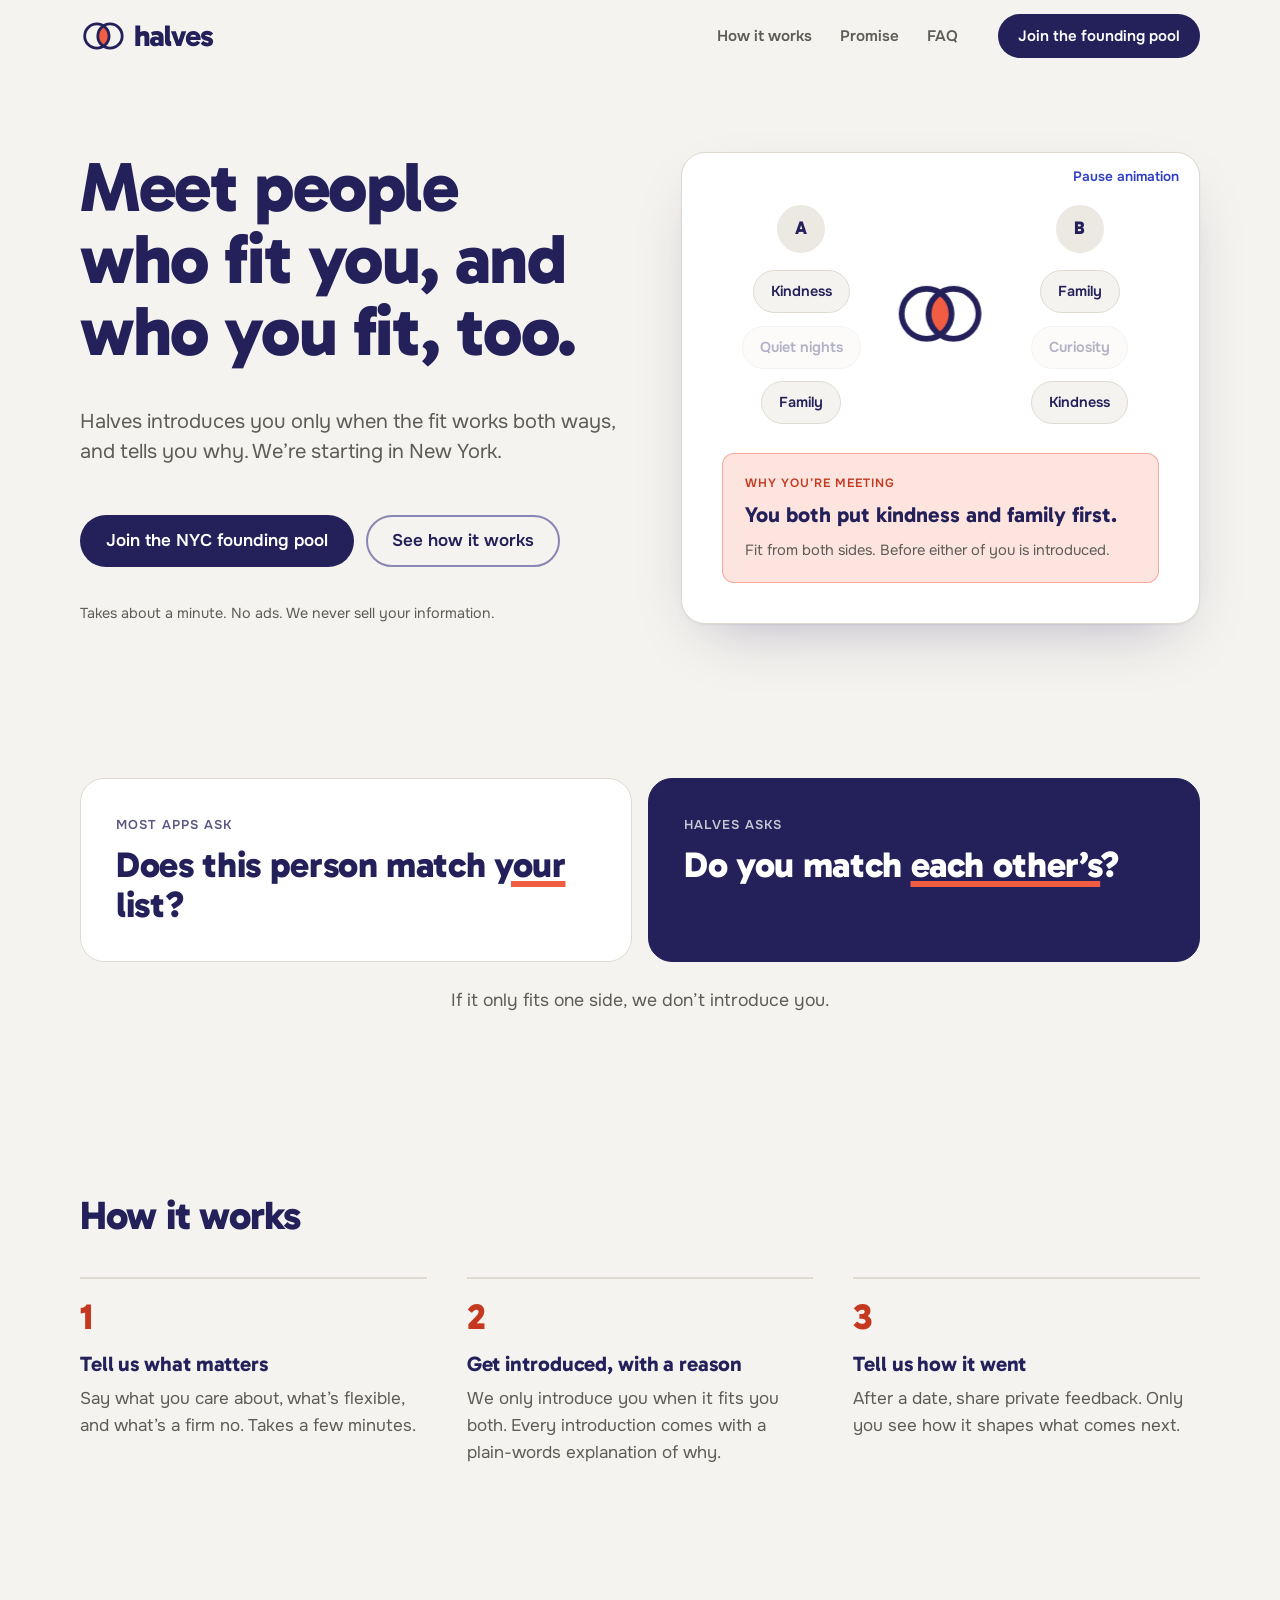
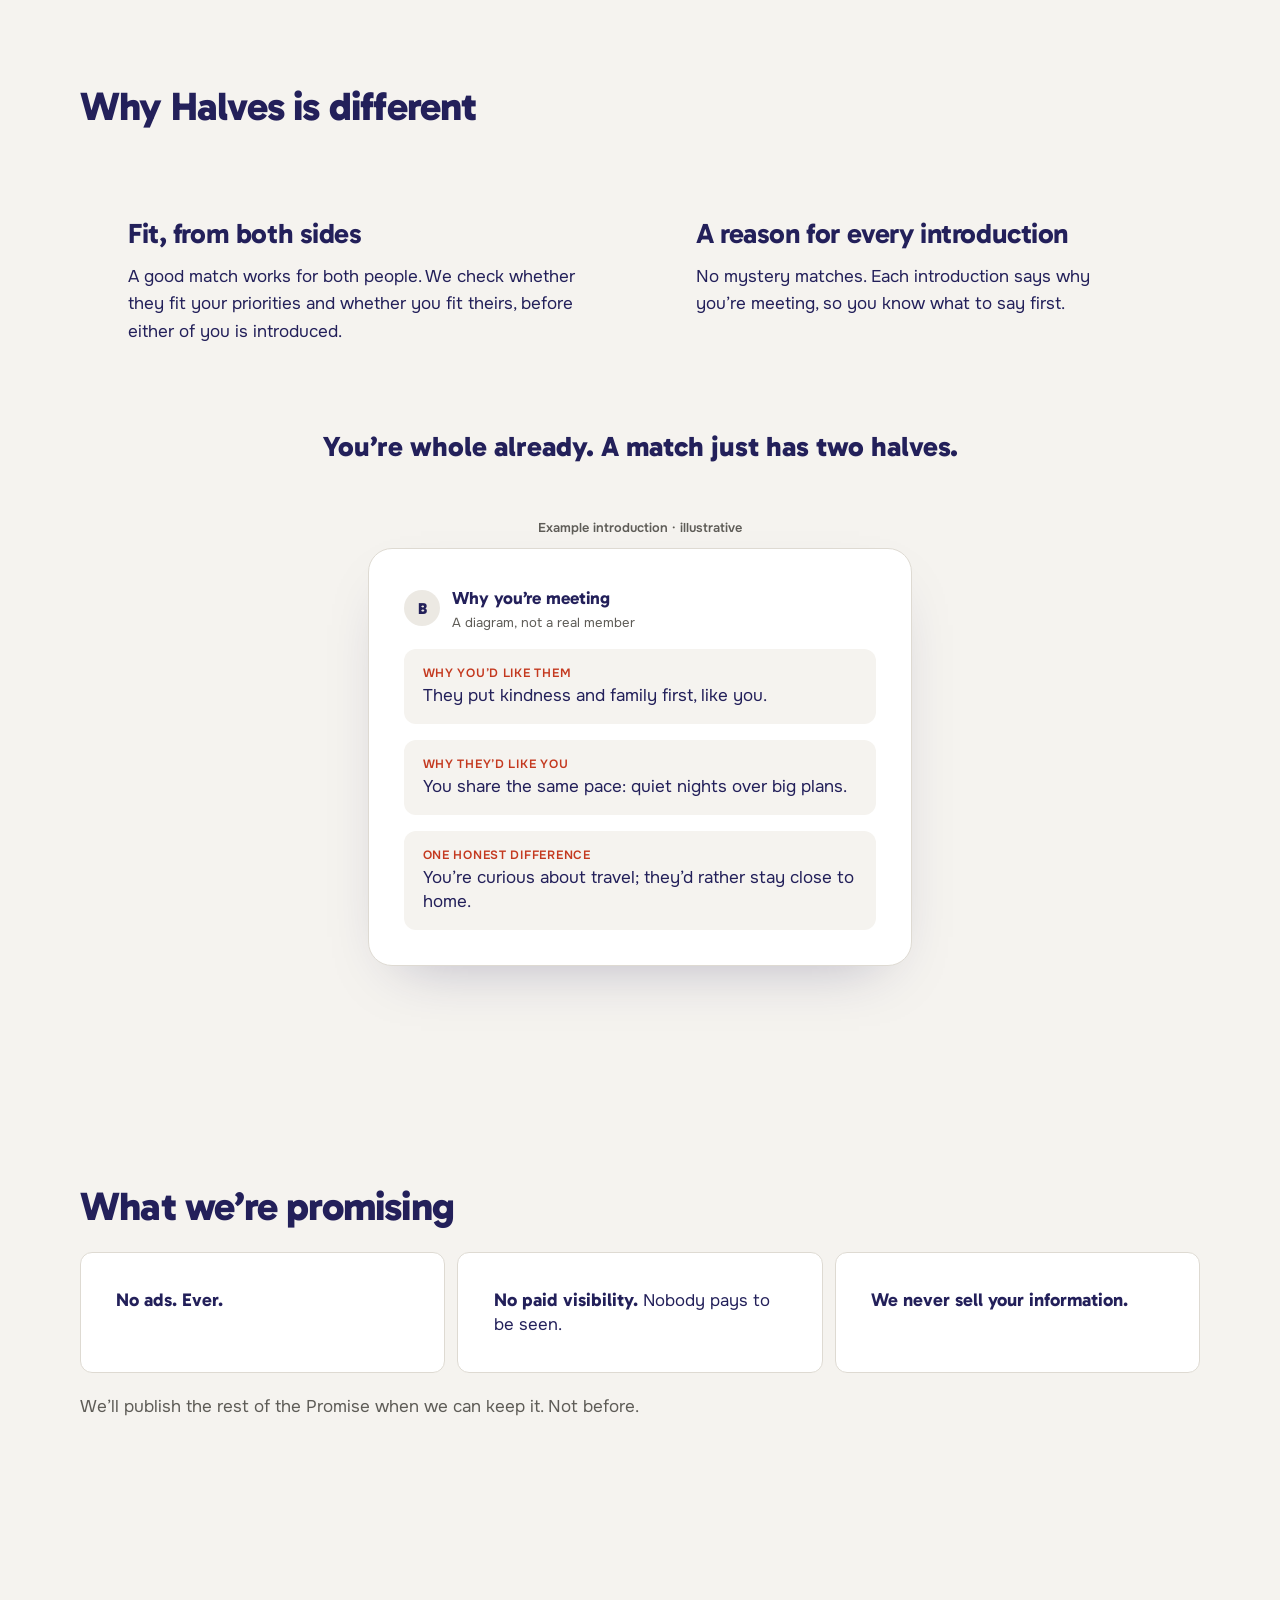
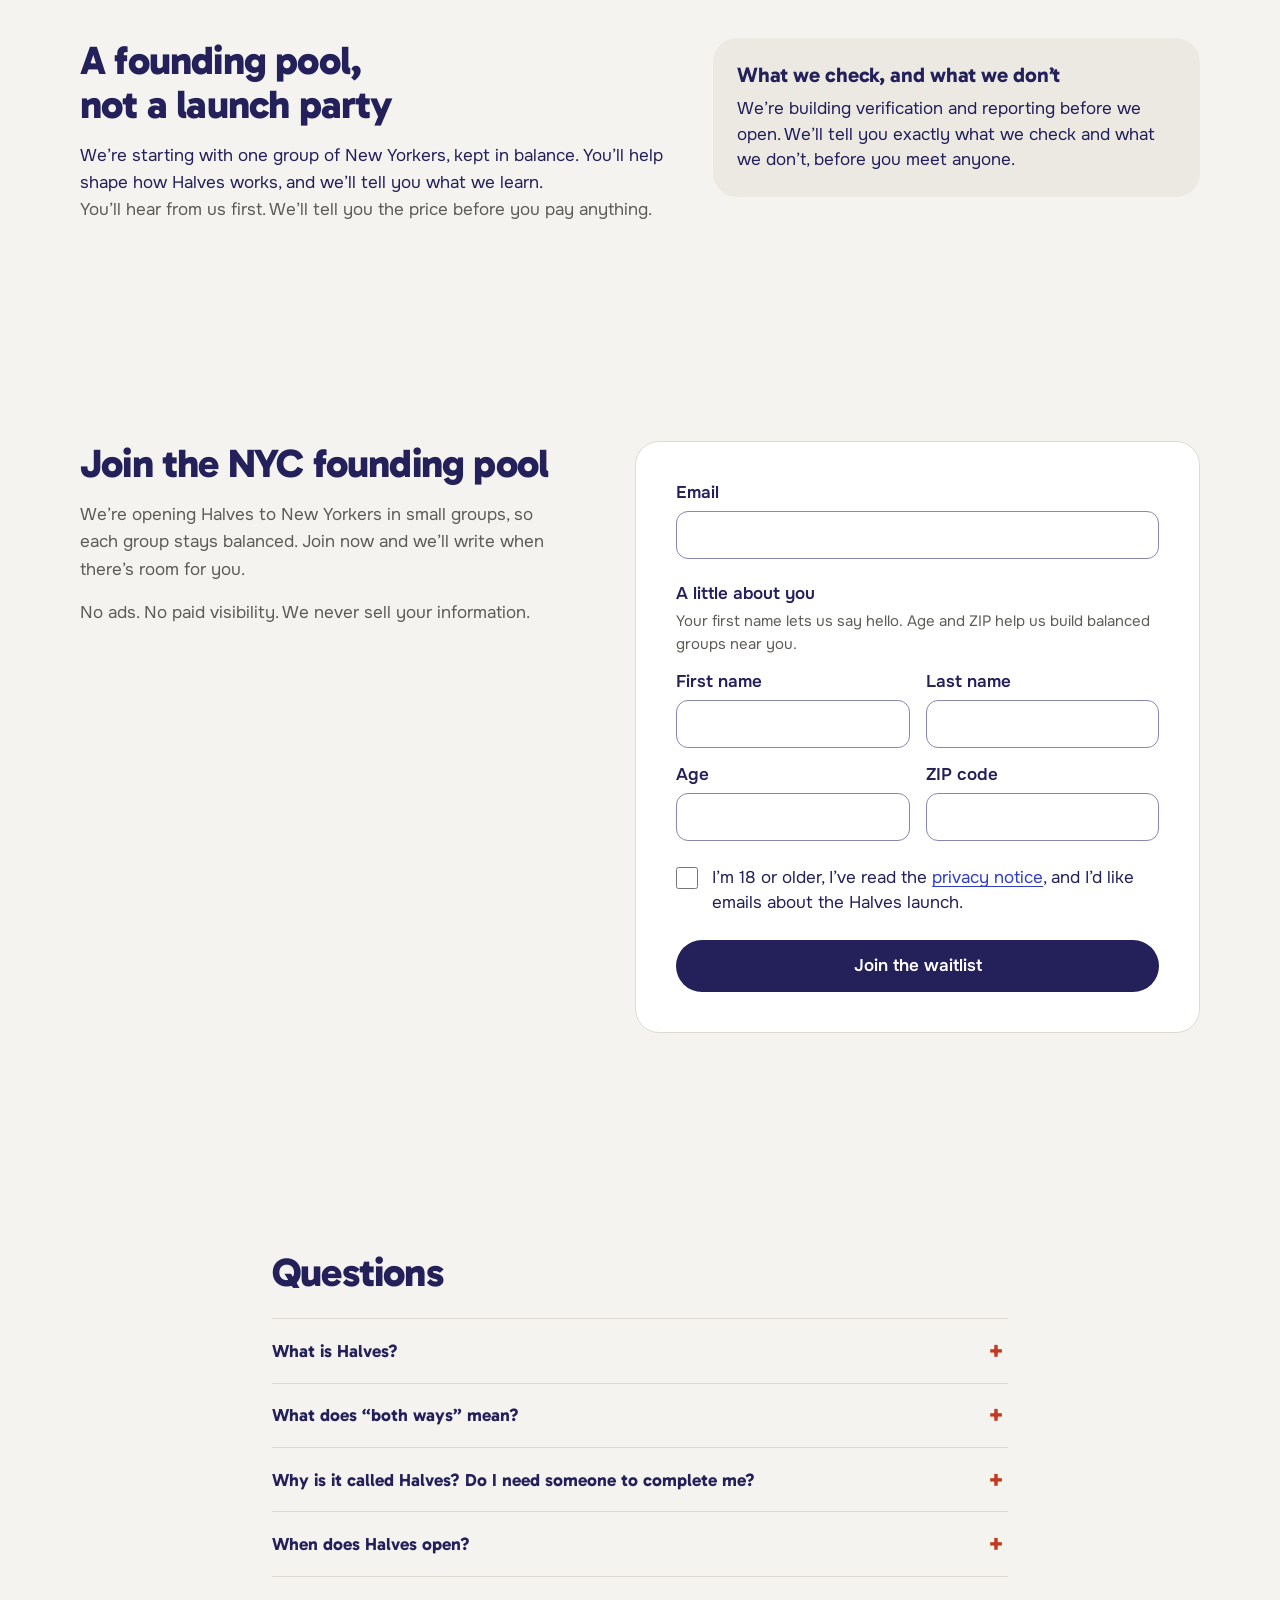
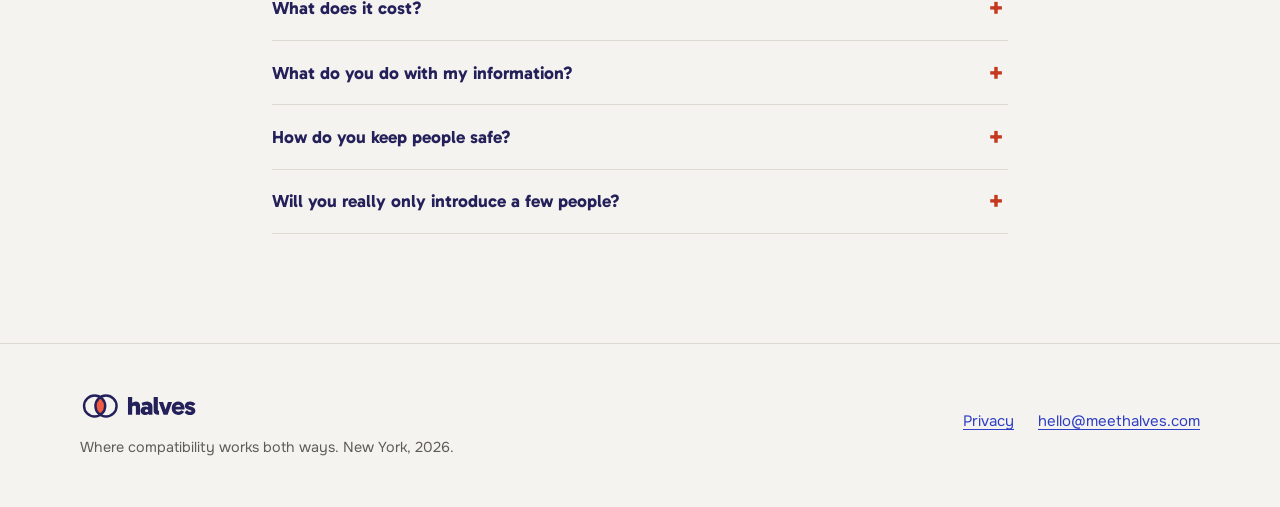
<file: index.html>
<!doctype html>
<html lang="en">
<head>
  <meta charset="utf-8">
  <meta name="viewport" content="width=device-width, initial-scale=1">
  <title>Halves: where compatibility works both ways</title>
  <meta name="description" content="Halves introduces New Yorkers only when the fit works both ways, with a reason for each. Join the NYC founding pool.">
  <meta name="robots" content="noindex">
  <meta name="theme-color" content="#F3F1FB" media="(prefers-color-scheme: light)">
  <meta name="theme-color" content="#15133A" media="(prefers-color-scheme: dark)">
  <meta property="og:type" content="website">
  <meta property="og:title" content="Halves: where compatibility works both ways">
  <meta property="og:description" content="A few introductions, each with a reason. No ads. No paid visibility. We never sell your information.">
  <meta name="twitter:card" content="summary_large_image">
  <link rel="icon" href="assets/brand/icons/favicon-32.png" sizes="32x32" type="image/png">
  <link rel="icon" href="assets/brand/icons/favicon.svg" type="image/svg+xml">
  <link rel="apple-touch-icon" href="assets/brand/icons/apple-touch-icon.png">
  <link rel="preload" href="assets/brand/fonts/gabarito-latin-800-normal.woff2" as="font" type="font/woff2" crossorigin>
  <link rel="preload" href="assets/brand/fonts/onest-latin-400-normal.woff2" as="font" type="font/woff2" crossorigin>
  <link rel="stylesheet" href="assets/styles.css">
  <link rel="stylesheet" href="assets/site.css">
  <script src="assets/preview.js"></script>
  <script src="assets/app.js" defer></script>
  <script src="assets/hero.js" defer></script>
</head>
<body>
  <a class="skip-link" href="#main">Skip to main content</a>

  <header class="site-header">
    <div class="wrap header-inner">
      <a class="brand" href="./" aria-label="Halves home">
        <picture>
          <source media="(prefers-color-scheme: dark)" srcset="assets/brand/logo/halves-lockup-on-dark.svg">
          <img class="brand-logo" src="assets/brand/logo/halves-lockup.svg" alt="" width="135" height="30">
        </picture>
      </a>
      <nav class="head-nav" aria-label="Primary">
        <a href="#how">How it works</a>
        <a href="#promise">Promise</a>
        <a href="#faq">FAQ</a>
      </nav>
      <a class="button button-primary button-small" href="#join">Join the founding pool</a>
    </div>
  </header>

  <main id="main">
    <section class="hero hero-v2" aria-labelledby="headline">
      <div class="wrap hero-grid">
        <div class="hero-copy">
          <h1 id="headline">Meet people who fit you, and who you fit, too.</h1>
          <p class="hero-sub" id="subhead">Halves introduces you only when the fit works both ways, and tells you why. We’re starting in New York.</p>
          <div class="hero-actions">
            <a class="button button-primary" href="#join">Join the NYC founding pool</a>
            <a class="button button-quiet" href="#how">See how it works</a>
          </div>
          <p class="hero-note">Takes about a minute. No ads. We never sell your information.</p>
        </div>

        <figure class="stage" id="stage" aria-labelledby="stage-cap">
          <div class="stage-people">
            <div class="person" data-person="a">
              <span class="avatar" aria-hidden="true">A</span>
              <ul class="chips" aria-hidden="true">
                <li class="chip chip-shared" data-shared>Kindness</li>
                <li class="chip chip-own">Quiet nights</li>
                <li class="chip chip-shared" data-shared>Family</li>
              </ul>
            </div>

            <div class="mark" aria-hidden="true">
              <svg viewBox="0 0 100 64" role="presentation" focusable="false">
                <path class="mark-lens" d="M50 10.1A26 26 0 0 1 50 53.9A26 26 0 0 1 50 10.1Z"/>
                <circle class="mark-ring mark-ring-l" cx="36" cy="32" r="26"/>
                <circle class="mark-ring mark-ring-r" cx="64" cy="32" r="26"/>
              </svg>
            </div>

            <div class="person" data-person="b">
              <span class="avatar" aria-hidden="true">B</span>
              <ul class="chips" aria-hidden="true">
                <li class="chip chip-shared" data-shared>Family</li>
                <li class="chip chip-own">Curiosity</li>
                <li class="chip chip-shared" data-shared>Kindness</li>
              </ul>
            </div>
          </div>

          <div class="why-card" id="why-card" aria-hidden="true">
            <span class="why-label">Why you’re meeting</span>
            <p class="why-line"><strong>You both put kindness and family first.</strong></p>
            <p class="why-sub">Fit from both sides. Before either of you is introduced.</p>
          </div>

          <figcaption id="stage-cap" class="visually-hidden">Illustration: two people, A and B, each list what matters most to them. Where both lists overlap, Halves shows common ground, kindness and family, and explains why they’d meet.</figcaption>
          <button class="replay" id="replay" type="button" aria-pressed="false">Pause animation</button>
        </figure>
      </div>
    </section>

    <section class="section idea" aria-labelledby="idea-title">
      <div class="wrap">
        <h2 id="idea-title" class="visually-hidden">The idea</h2>
        <div class="contrast">
          <div class="contrast-col contrast-col--them">
            <p class="contrast-label">Most apps ask</p>
            <p class="contrast-q">Does this person match <em>your</em> list?</p>
          </div>
          <div class="contrast-col contrast-col--us">
            <p class="contrast-label">Halves asks</p>
            <p class="contrast-q">Do you match <em>each other’s</em>?</p>
          </div>
        </div>
        <p class="idea-line">If it only fits one side, we don’t introduce you.</p>
      </div>
    </section>

    <section class="section steps" id="how" aria-labelledby="how-title">
      <div class="wrap">
        <h2 id="how-title">How it works</h2>
        <ol class="step-list" role="list">
          <li class="step">
            <span class="step-number" aria-hidden="true">1</span>
            <h3>Tell us what matters</h3>
            <p>Say what you care about, what’s flexible, and what’s a firm no. Takes a few minutes.</p>
          </li>
          <li class="step">
            <span class="step-number" aria-hidden="true">2</span>
            <h3>Get introduced, with a reason</h3>
            <p>We only introduce you when it fits you both. Every introduction comes with a plain-words explanation of why.</p>
          </li>
          <li class="step">
            <span class="step-number" aria-hidden="true">3</span>
            <h3>Tell us how it went</h3>
            <p>After a date, share private feedback. Only you see how it shapes what comes next.</p>
          </li>
        </ol>
      </div>
    </section>

    <section class="section different" id="different" aria-labelledby="diff-title">
      <div class="wrap">
        <h2 id="diff-title">Why Halves is different</h2>
        <div class="pair">
          <article class="pair-half">
            <h3>Fit, from both sides</h3>
            <p>A good match works for both people. We check whether they fit your priorities and whether you fit theirs, before either of you is introduced.</p>
          </article>
          <article class="pair-half">
            <h3>A reason for every introduction</h3>
            <p>No mystery matches. Each introduction says why you’re meeting, so you know what to say first.</p>
          </article>
        </div>
        <p class="name-line">You’re whole already. A match just has two halves.</p>

        <div class="example" aria-label="Example introduction">
          <p class="example-tag">Example introduction · illustrative</p>
          <div class="example-card">
            <div class="example-head">
              <span class="avatar avatar-sm" aria-hidden="true">B</span>
              <div><strong>Why you’re meeting</strong><span class="example-muted">A diagram, not a real member</span></div>
            </div>
            <ul class="example-list">
              <li><span>Why you’d like them</span> They put kindness and family first, like you.</li>
              <li><span>Why they’d like you</span> You share the same pace: quiet nights over big plans.</li>
              <li><span>One honest difference</span> You’re curious about travel; they’d rather stay close to home.</li>
            </ul>
          </div>
        </div>
      </div>
    </section>

    <section class="section promise" id="promise" aria-labelledby="promise-title">
      <div class="wrap">
        <h2 id="promise-title">What we’re promising</h2>
        <ul class="promise-list" role="list">
          <li><strong>No ads. Ever.</strong></li>
          <li><strong>No paid visibility.</strong> Nobody pays to be seen.</li>
          <li><strong>We never sell your information.</strong></li>
        </ul>
        <p class="promise-close">We’ll publish the rest of the Promise when we can keep it. Not before.</p>
      </div>
    </section>

    <section class="section pool" aria-labelledby="pool-title">
      <div class="wrap pool-grid">
        <div>
          <h2 id="pool-title">A founding pool, not a launch party</h2>
          <p>We’re starting with one group of New Yorkers, kept in balance. You’ll help shape how Halves works, and we’ll tell you what we learn.</p>
          <p class="pool-small">You’ll hear from us first. We’ll tell you the price before you pay anything.</p>
        </div>
        <div class="safety">
          <h3>What we check, and what we don’t</h3>
          <p>We’re building verification and reporting before we open. We’ll tell you exactly what we check and what we don’t, before you meet anyone.</p>
        </div>
      </div>
    </section>

    <section class="section join" id="join" aria-labelledby="join-title">
      <div class="wrap join-grid">
        <div class="join-copy">
          <h2 id="join-title">Join the NYC founding pool</h2>
          <p>We’re opening Halves to New Yorkers in small groups, so each group stays balanced. Join now and we’ll write when there’s room for you.</p>
          <p>No ads. No paid visibility. We never sell your information.</p>
        </div>

        <div class="join-panel">
          <noscript>
            <p class="noscript-note">The form needs JavaScript. Turn it on and reload, or email hello@meethalves.com and we’ll add you.</p>
          </noscript>

          <form class="waitlist-form" id="waitlist-form" hidden method="post" action="/api/waitlist" data-endpoint="/api/waitlist">
            <div class="field">
              <label for="email">Email</label>
              <input class="text-input" id="email" name="email" type="email" autocomplete="email" required maxlength="254" spellcheck="false" autocapitalize="off" aria-describedby="email-error">
              <p class="field-error" id="email-error"></p>
            </div>

            <fieldset class="optional-group" aria-describedby="about-hint">
              <legend>A little about you</legend>
              <p class="hint" id="about-hint">Your first name lets us say hello. Age and ZIP help us build balanced groups near you.</p>

              <div class="field-row field-row--names">
                <div class="field">
                  <label for="first_name">First name</label>
                  <input class="text-input" id="first_name" name="first_name" type="text" autocomplete="given-name" required maxlength="60" aria-describedby="first_name-error">
                  <p class="field-error" id="first_name-error"></p>
                </div>
                <div class="field">
                  <label for="last_name">Last name</label>
                  <input class="text-input" id="last_name" name="last_name" type="text" autocomplete="family-name" required maxlength="80" aria-describedby="last_name-error">
                  <p class="field-error" id="last_name-error"></p>
                </div>
              </div>

              <div class="field-row">
                <div class="field">
                  <label for="age">Age</label>
                  <input class="text-input" id="age" name="age" type="number" inputmode="numeric" required min="18" max="99" step="1" aria-describedby="age-error">
                  <p class="field-error" id="age-error"></p>
                </div>
                <div class="field">
                  <label for="zip">ZIP code</label>
                  <input class="text-input" id="zip" name="zip" type="text" inputmode="numeric" autocomplete="postal-code" required maxlength="5" pattern="[0-9]{5}" aria-describedby="zip-error">
                  <p class="field-error" id="zip-error"></p>
                </div>
              </div>
            </fieldset>

            <div class="field consent">
              <input id="consent" name="consent" type="checkbox" required aria-describedby="consent-error">
              <label for="consent">I’m 18 or older, I’ve read the <a href="privacy/" target="_blank" rel="noopener">privacy notice<span class="visually-hidden"> (opens in a new tab)</span></a>, and I’d like emails about the Halves launch.</label>
              <p class="field-error" id="consent-error"></p>
            </div>

            <div class="hp-field" aria-hidden="true">
              <label for="website">Website</label>
              <input id="website" name="website" type="text" tabindex="-1" autocomplete="off" aria-hidden="true">
            </div>

            <button class="button button-primary" type="submit">Join the waitlist</button>
          </form>

          <p class="form-status" id="form-status" role="status" aria-live="polite"></p>

          <div class="join-success" id="waitlist-success" hidden>
            <picture>
              <source media="(prefers-color-scheme: dark)" srcset="assets/brand/logo/halves-mark-on-dark.svg">
              <img class="success-mark" src="assets/brand/logo/halves-mark.svg" alt="" width="56" height="36">
            </picture>
            <h3 id="success-title" tabindex="-1">You’re on the list.</h3>
            <p>Thanks<span data-first-name></span>. We’ll email you when there’s room for you.</p>
            <p>Know someone who’d rather be introduced for a reason than keep scrolling? Send them this page. A good group needs people on both sides.</p>
            <div class="share-row">
              <label class="visually-hidden" for="share-url">Link to share</label>
              <input class="text-input" id="share-url" type="text" readonly value="https://meethalves.com/?utm_source=share&amp;utm_medium=referral&amp;utm_campaign=waitlist">
              <button class="button button-quiet button-small" id="share-button" type="button" hidden>Copy link</button>
            </div>
            <p class="share-status" id="share-status" role="status" aria-live="polite"></p>
          </div>
        </div>
      </div>
    </section>

    <section class="section faq" id="faq" aria-labelledby="faq-title">
      <div class="wrap faq-wrap">
        <h2 id="faq-title">Questions</h2>
        <div class="faq-list">
          <details><summary>What is Halves?</summary><p>A dating app for New Yorkers aged 21–39. We introduce you only when the fit works both ways, and each introduction comes with a reason. We’re new, and we’re building it with our first members.</p></details>
          <details><summary>What does “both ways” mean?</summary><p>Most apps ask whether someone matches what you want. We also ask whether you match what they want. If it only fits one side, we don’t introduce you.</p></details>
          <details><summary>Why is it called Halves? Do I need someone to complete me?</summary><p>No. You’re whole. A match has two halves: your side and theirs. The name is about the fit, not about you.</p></details>
          <details><summary>When does Halves open?</summary><p>We’re starting with a small founding pool in New York and opening in groups. We’ll email you when there’s room for you. We don’t have a date yet, and we won’t make one up.</p></details>
          <details><summary>What does it cost?</summary><p>Joining the waitlist is free. We’ll tell you the price before you pay anything, and nobody will be charged without clear notice of the amount, the renewal date, and how to cancel.</p></details>
          <details><summary>What do you do with my information?</summary><p>We ask for the minimum: your email, first name, age and ZIP, so we can build balanced groups. No ads. We never sell your information. See the <a href="privacy/">privacy notice</a>.</p></details>
          <details><summary>How do you keep people safe?</summary><p>We’re building verification and reporting before we open, and we’ll publish exactly what we check and what we don’t. Verification confirms identity, not intentions. Until it’s live, there’s nothing to join but a waitlist, and no one is introduced to anyone.</p></details>
          <details><summary>Will you really only introduce a few people?</summary><p>Yes. A few at a time, each with a reason, instead of an endless feed. We’ll tell you the pace when we open.</p></details>
        </div>
      </div>
    </section>
  </main>

  <footer class="site-footer">
    <div class="wrap footer-inner">
      <div class="foot-brand">
        <a class="brand brand-small" href="./" aria-label="Halves home">
          <picture>
            <source media="(prefers-color-scheme: dark)" srcset="assets/brand/logo/halves-lockup-on-dark.svg">
            <img class="brand-logo" src="assets/brand/logo/halves-lockup.svg" alt="" width="135" height="30">
          </picture>
        </a>
        <p class="foot-tag">Where compatibility works both ways. New York, 2026.</p>
      </div>
      <nav aria-label="Footer">
        <ul class="footer-links">
          <li><a href="privacy/">Privacy</a></li>
          <li><a href="mailto:hello@meethalves.com">hello@meethalves.com</a></li>
        </ul>
      </nav>
    </div>
  </footer>
</body>
</html>
</file>
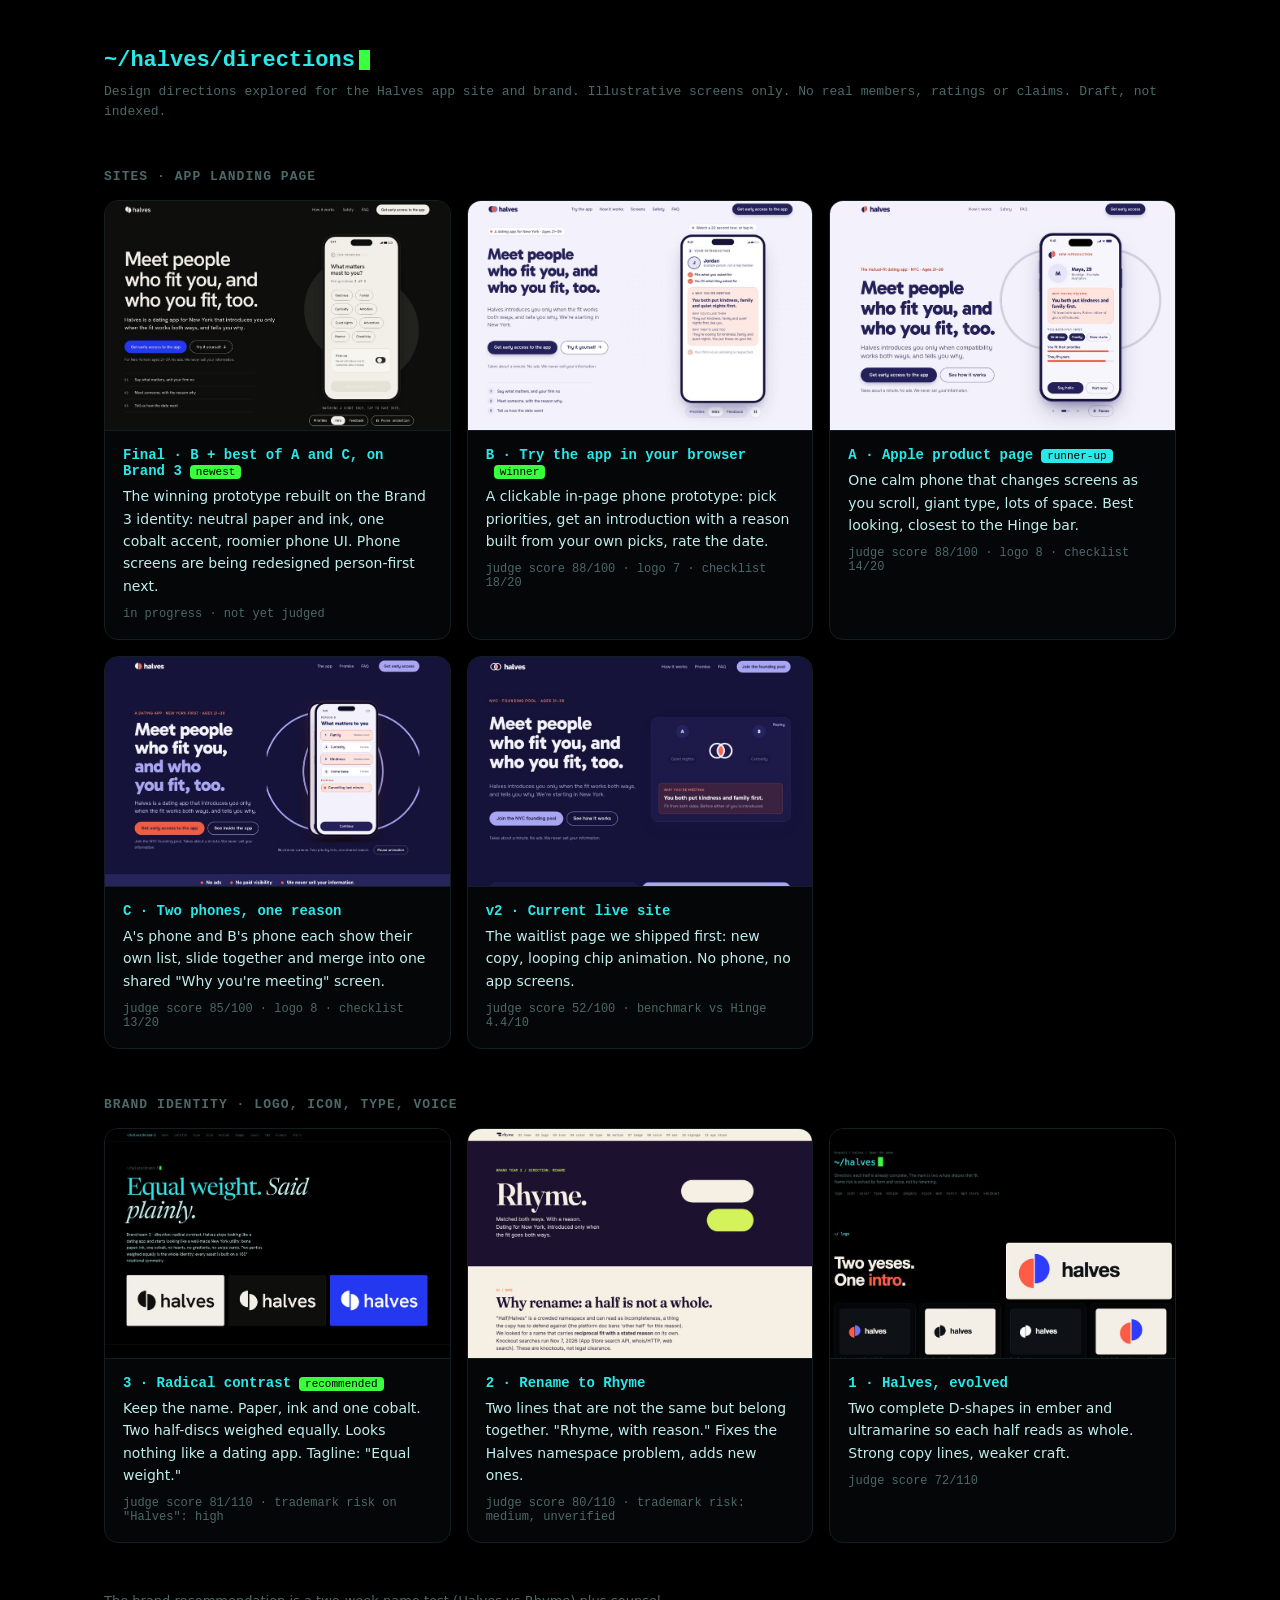
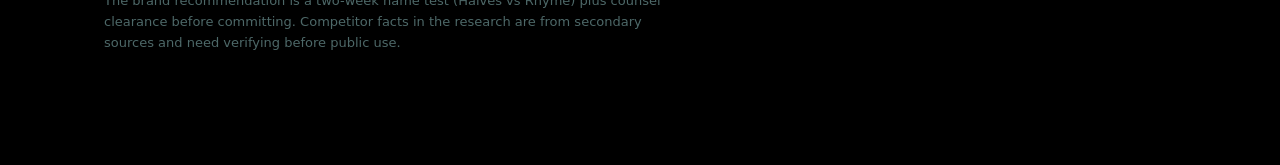
<file: directions/index.html>
<!doctype html>
<html lang="en"><head><meta charset="utf-8"><meta name="viewport" content="width=device-width,initial-scale=1">
<meta name="robots" content="noindex"><title>~/halves/directions</title>
<style>
:root{--bg:#000;--panel:#050607;--line:#102020;--cy:#2be8e8;--body:#bfeeee;--mut:#4d6868;--gr:#39ff3c}
*{box-sizing:border-box}body{margin:0;background:var(--bg);color:var(--body);font:15px/1.6 -apple-system,system-ui,sans-serif}
.m{font-family:Menlo,"SF Mono",monospace}.wrap{max-width:1120px;margin:0 auto;padding:48px 24px 96px}
h1{font:600 22px/1.2 Menlo,monospace;color:var(--cy);margin:0 0 8px}.cur{display:inline-block;width:11px;height:20px;background:var(--gr);vertical-align:-4px;margin-left:4px}
.sub{color:var(--mut);font:13px/1.5 Menlo,monospace;margin:0 0 40px}h2{font:600 13px Menlo,monospace;letter-spacing:.08em;text-transform:uppercase;color:var(--mut);margin:48px 0 16px}
.grid{display:grid;gap:16px;grid-template-columns:repeat(auto-fill,minmax(320px,1fr))}
a.card{display:block;border:1px solid var(--line);background:var(--panel);border-radius:14px;overflow:hidden;color:inherit;text-decoration:none;transition:border-color .15s,box-shadow .15s}
a.card:hover,a.card:focus-visible{border-color:var(--cy);box-shadow:0 0 24px rgba(43,232,232,.12);outline:none}
a.card img{display:block;width:100%;aspect-ratio:3/2;object-fit:cover;object-position:top;border-bottom:1px solid var(--line)}
.b{padding:16px 18px 18px}.t{font:600 14px Menlo,monospace;color:var(--cy)}.d{margin:6px 0 10px;font-size:14px}
.s{font:12px Menlo,monospace;color:var(--mut)}.tag{display:inline-block;font:11px Menlo,monospace;color:#000;background:var(--gr);border-radius:4px;padding:1px 6px;margin-left:8px}
.n{font-size:13px;color:var(--mut);max-width:70ch}
</style></head><body><div class="wrap">
<h1>~/halves/directions<span class="cur"></span></h1>
<p class="sub">Design directions explored for the Halves app site and brand. Illustrative screens only. No real members, ratings or claims. Draft, not indexed.</p>

<h2>Sites · app landing page</h2>
<div class="grid">
<a class="card" href="site-final/"><img src="img/site-final-hero.jpg" alt="Final site hero"><div class="b"><div class="t">Final · B + best of A and C, on Brand 3<span class="tag">newest</span></div><p class="d">The winning prototype rebuilt on the Brand 3 identity: neutral paper and ink, one cobalt accent, roomier phone UI. Phone screens are being redesigned person-first next.</p><div class="s">in progress · not yet judged</div></div></a>
<a class="card" href="site-b/"><img src="img/site-b-hero.jpg" alt="Site B hero"><div class="b"><div class="t">B · Try the app in your browser<span class="tag">winner</span></div><p class="d">A clickable in-page phone prototype: pick priorities, get an introduction with a reason built from your own picks, rate the date.</p><div class="s">judge score 88/100 · logo 7 · checklist 18/20</div></div></a>
<a class="card" href="site-a/"><img src="img/site-a-hero.jpg" alt="Site A hero"><div class="b"><div class="t">A · Apple product page<span class="tag" style="background:#2be8e8">runner-up</span></div><p class="d">One calm phone that changes screens as you scroll, giant type, lots of space. Best looking, closest to the Hinge bar.</p><div class="s">judge score 88/100 · logo 8 · checklist 14/20</div></div></a>
<a class="card" href="site-c/"><img src="img/site-c-hero.jpg" alt="Site C hero"><div class="b"><div class="t">C · Two phones, one reason</div><p class="d">A's phone and B's phone each show their own list, slide together and merge into one shared "Why you're meeting" screen.</p><div class="s">judge score 85/100 · logo 8 · checklist 13/20</div></div></a>
<a class="card" href="../"><img src="img/site-v2-hero.jpg" alt="Current site"><div class="b"><div class="t">v2 · Current live site</div><p class="d">The waitlist page we shipped first: new copy, looping chip animation. No phone, no app screens.</p><div class="s">judge score 52/100 · benchmark vs Hinge 4.4/10</div></div></a>
</div>

<h2>Brand identity · logo, icon, type, voice</h2>
<div class="grid">
<a class="card" href="brand-3/"><img src="img/brand-3-board.jpg" alt="Brand 3 board"><div class="b"><div class="t">3 · Radical contrast<span class="tag">recommended</span></div><p class="d">Keep the name. Paper, ink and one cobalt. Two half-discs weighed equally. Looks nothing like a dating app. Tagline: "Equal weight."</p><div class="s">judge score 81/110 · trademark risk on "Halves": high</div></div></a>
<a class="card" href="brand-2/"><img src="img/brand-2-board.jpg" alt="Brand 2 board"><div class="b"><div class="t">2 · Rename to Rhyme</div><p class="d">Two lines that are not the same but belong together. "Rhyme, with reason." Fixes the Halves namespace problem, adds new ones.</p><div class="s">judge score 80/110 · trademark risk: medium, unverified</div></div></a>
<a class="card" href="brand-1/"><img src="img/brand-1-board.jpg" alt="Brand 1 board"><div class="b"><div class="t">1 · Halves, evolved</div><p class="d">Two complete D-shapes in ember and ultramarine so each half reads as whole. Strong copy lines, weaker craft.</p><div class="s">judge score 72/110</div></div></a>
</div>
<p class="n" style="margin-top:48px">The brand recommendation is a two-week name test (Halves vs Rhyme) plus counsel clearance before committing. Competitor facts in the research are from secondary sources and need verifying before public use.</p>
</div></body></html>
</file>
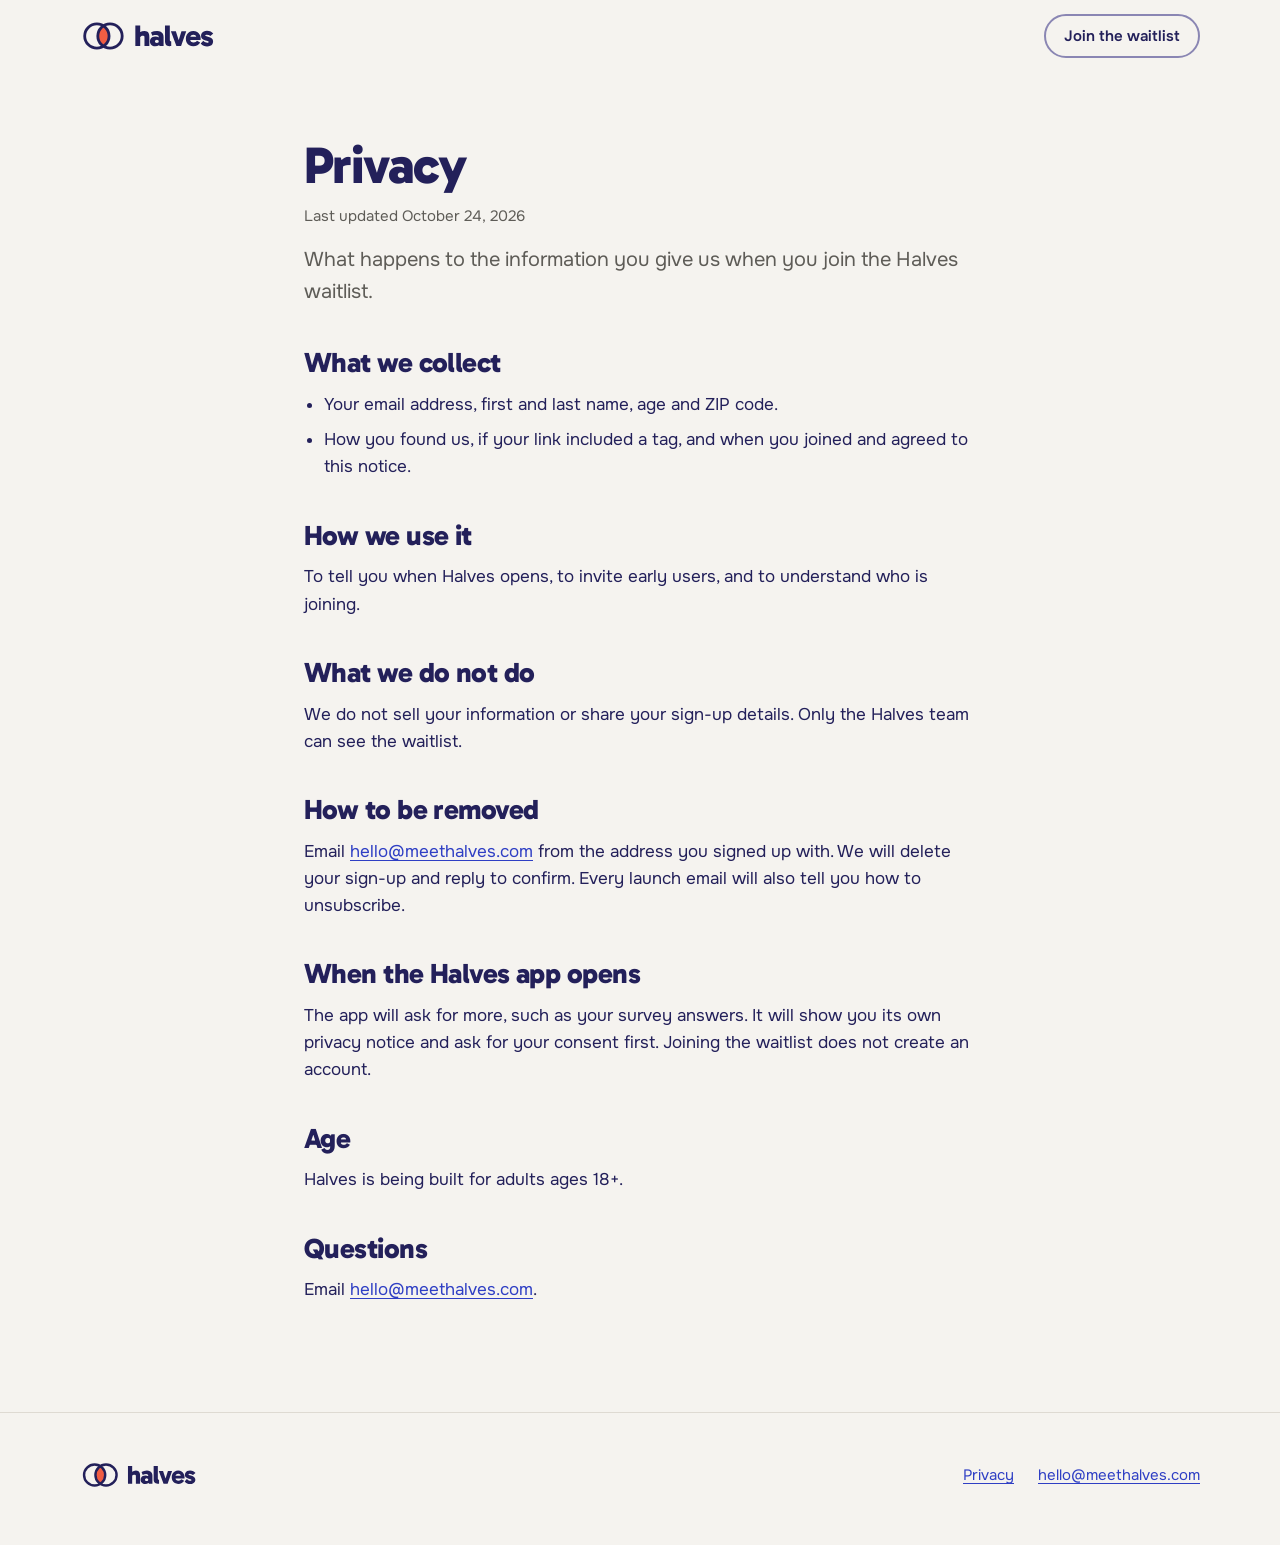
<file: privacy/index.html>
<!doctype html>
<!--
  DRAFT PRIVACY NOTICE FOR THE HALVES WAITLIST. NOT FINAL.
  The founders must review every statement below and make sure it matches how
  the waitlist is actually run before launch. If launch emails go out through
  an email sending service, name it on this page before sending any.
  Update the "Last updated" date whenever this page changes.
  Contact email: hello@meethalves.com. Removal requests arrive there, so the
  mailbox must exist and someone must read it.

  This page lives at /privacy/ (this folder's index.html), one folder below
  the site root, so every link and asset here uses a root path ("/assets/...",
  "/") rather than a relative one. Opened straight from disk it will look
  unstyled; preview it through a local web server instead (see README.md).
-->
<html lang="en">
<head>
  <meta charset="utf-8">
  <meta name="viewport" content="width=device-width, initial-scale=1">
  <title>Privacy: Halves</title>
  <meta name="description" content="What Halves collects when you join the waitlist, why, who can see it, and how to be removed.">
  <link rel="canonical" href="https://meethalves.com/privacy/">
  <meta name="color-scheme" content="light dark">
  <meta name="theme-color" content="#F3F1FB" media="(prefers-color-scheme: light)">
  <meta name="theme-color" content="#15133A" media="(prefers-color-scheme: dark)">
  <meta property="og:type" content="website">
  <meta property="og:site_name" content="Halves">
  <meta property="og:url" content="https://meethalves.com/privacy/">
  <meta property="og:title" content="Halves privacy">
  <meta property="og:description" content="What Halves collects when you join the waitlist, why, who can see it, and how to be removed.">
  <meta property="og:image" content="https://meethalves.com/assets/brand/social/og-image.png?v=2">
  <meta property="og:image:width" content="1200">
  <meta property="og:image:height" content="630">
  <meta property="og:image:alt" content="The halves wordmark and logo, two overlapping rings, with the line: Where compatibility works both ways.">
  <meta name="twitter:card" content="summary_large_image">
  <link rel="icon" href="../assets/brand/icons/favicon-32.png?v=2" sizes="32x32" type="image/png">
  <link rel="icon" href="../assets/brand/icons/favicon.svg?v=2" type="image/svg+xml">
  <link rel="apple-touch-icon" href="../assets/brand/icons/apple-touch-icon.png">
  <link rel="stylesheet" href="../assets/styles.css?v=f3a31bf2">
<meta name="robots" content="noindex"></head>
<body>
  <a class="skip-link" href="#main">Skip to main content</a>

  <header class="site-header">
    <div class="wrap header-inner">
      <a class="brand" href="../" aria-label="Halves home">
        <picture>
          <source media="(prefers-color-scheme: dark)" srcset="../assets/brand/logo/halves-lockup-on-dark.svg">
          <img class="brand-logo" src="../assets/brand/logo/halves-lockup.svg" alt="" width="135" height="30">
        </picture>
      </a>
      <a class="button button-quiet button-small" href="../#join">Join the waitlist</a>
    </div>
  </header>

  <main id="main" class="page">
    <article class="wrap prose">
      <h1>Privacy</h1>
      <p class="updated">Last updated October 24, 2026</p>
      <p class="lede">What happens to the information you give us when you join the Halves waitlist.</p>

      <h2>What we collect</h2>
      <ul>
        <li>Your email address, first and last name, age and ZIP code.</li>
        <li>How you found us, if your link included a tag, and when you joined and agreed to this notice.</li>
      </ul>

      <h2>How we use it</h2>
      <p>To tell you when Halves opens, to invite early users, and to understand who is joining.</p>

      <h2>What we do not do</h2>
      <p>We do not sell your information or share your sign-up details. Only the Halves team can see the waitlist.</p>

      <h2>How to be removed</h2>
      <p>Email <a href="mailto:hello@meethalves.com">hello@meethalves.com</a> from the address you signed up with. We will delete your sign-up and reply to confirm. Every launch email will also tell you how to unsubscribe.</p>

      <h2>When the Halves app opens</h2>
      <p>The app will ask for more, such as your survey answers. It will show you its own privacy notice and ask for your consent first. Joining the waitlist does not create an account.</p>

      <h2>Age</h2>
      <p>Halves is being built for adults ages 18+.</p>

      <h2>Questions</h2>
      <p>Email <a href="mailto:hello@meethalves.com">hello@meethalves.com</a>.</p>
    </article>
  </main>

  <footer class="site-footer">
    <div class="wrap footer-inner">
      <a class="brand brand-small" href="../" aria-label="Halves home">
        <picture>
          <source media="(prefers-color-scheme: dark)" srcset="../assets/brand/logo/halves-lockup-on-dark.svg">
          <img class="brand-logo" src="../assets/brand/logo/halves-lockup.svg" alt="" width="135" height="30">
        </picture>
      </a>
      <nav aria-label="Footer">
        <ul class="footer-links">
          <li><a href="./" aria-current="page">Privacy</a></li>
          <li><a href="mailto:hello@meethalves.com">hello@meethalves.com</a></li>
        </ul>
      </nav>
    </div>
  </footer>
</body>
</html>
</file>
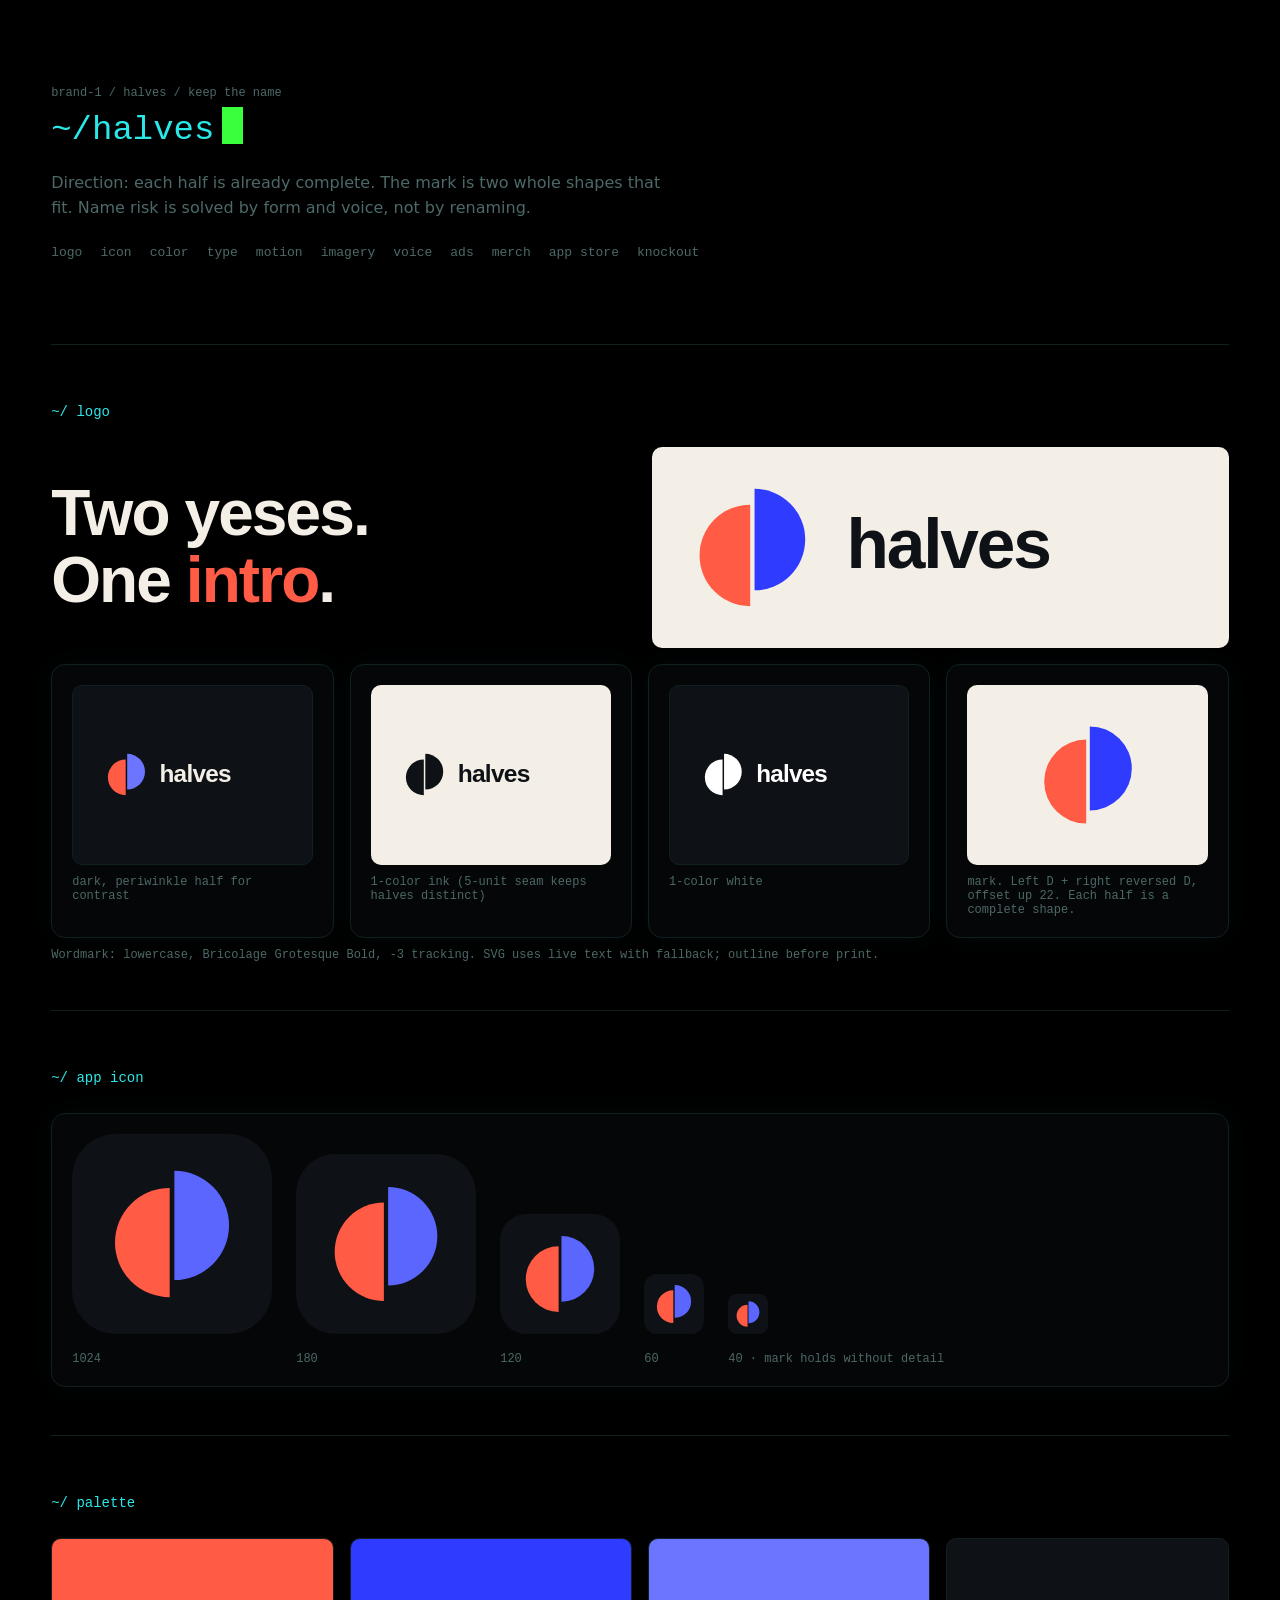
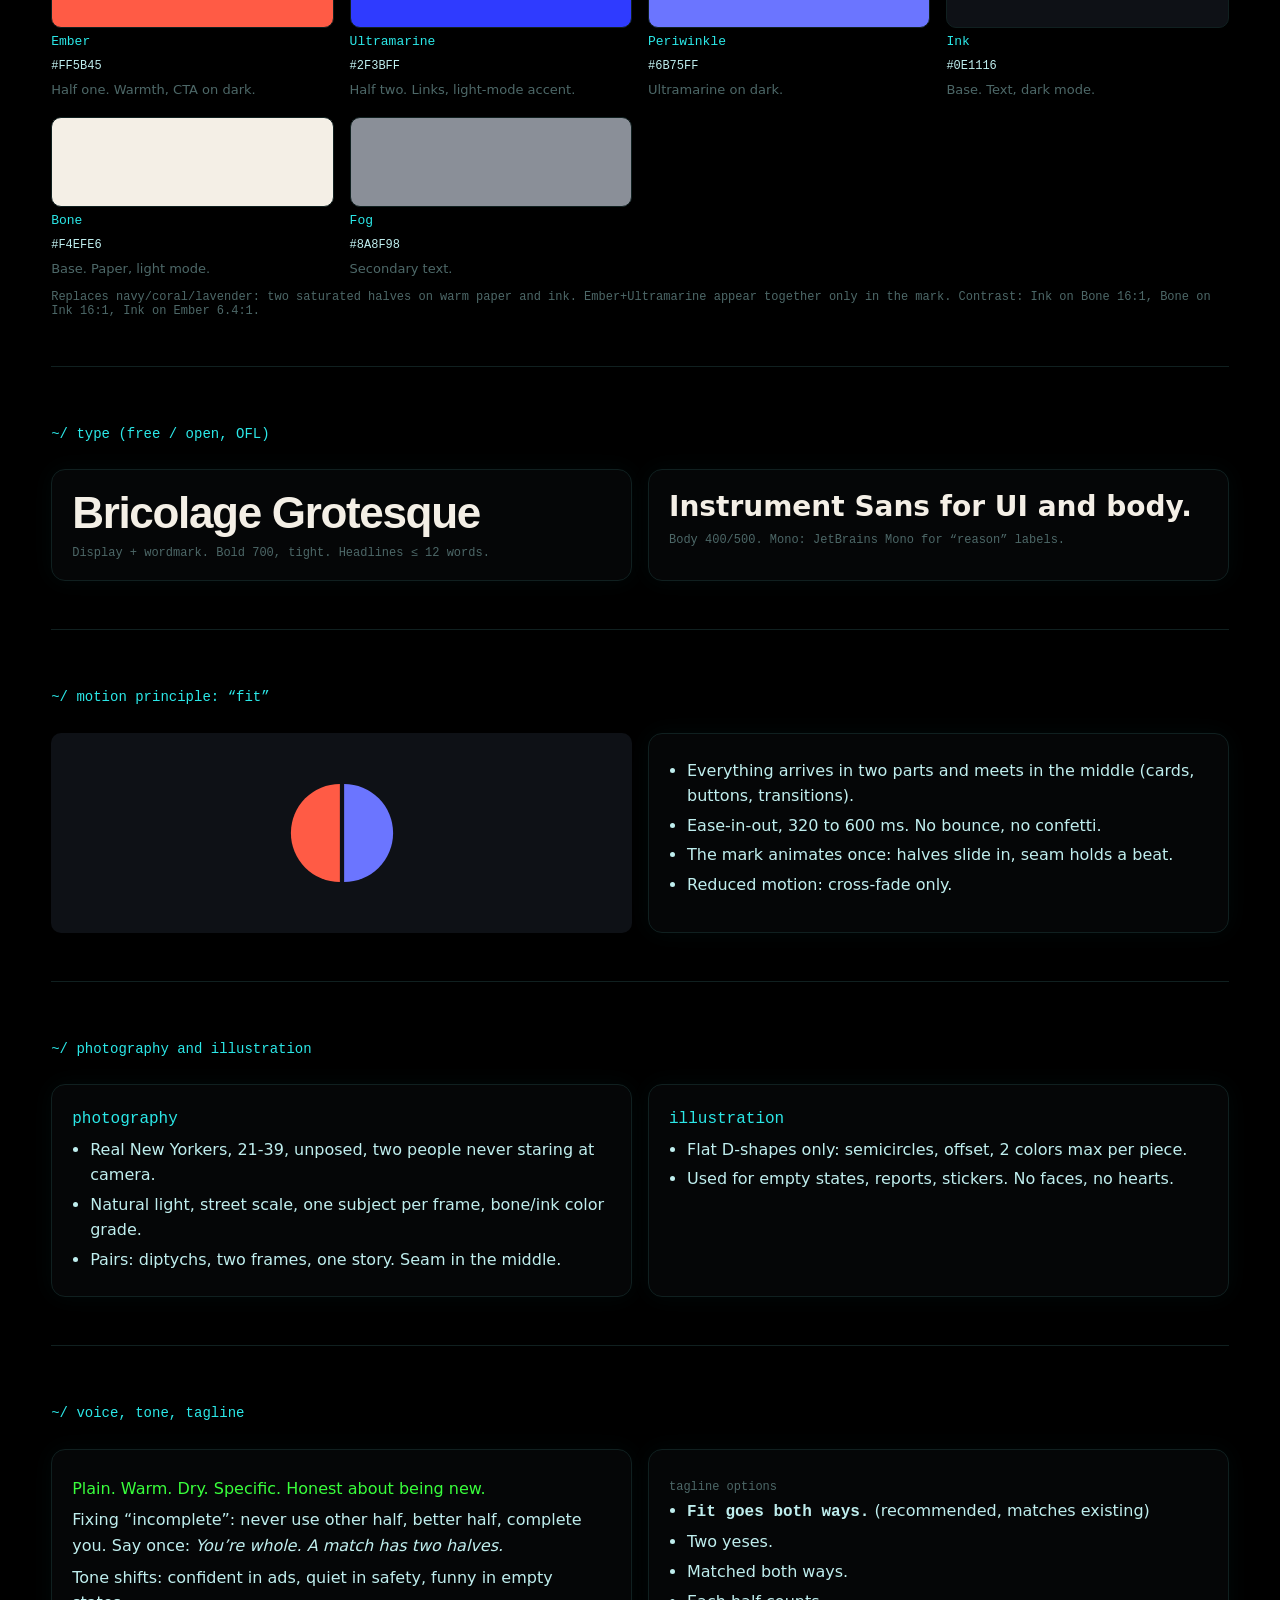
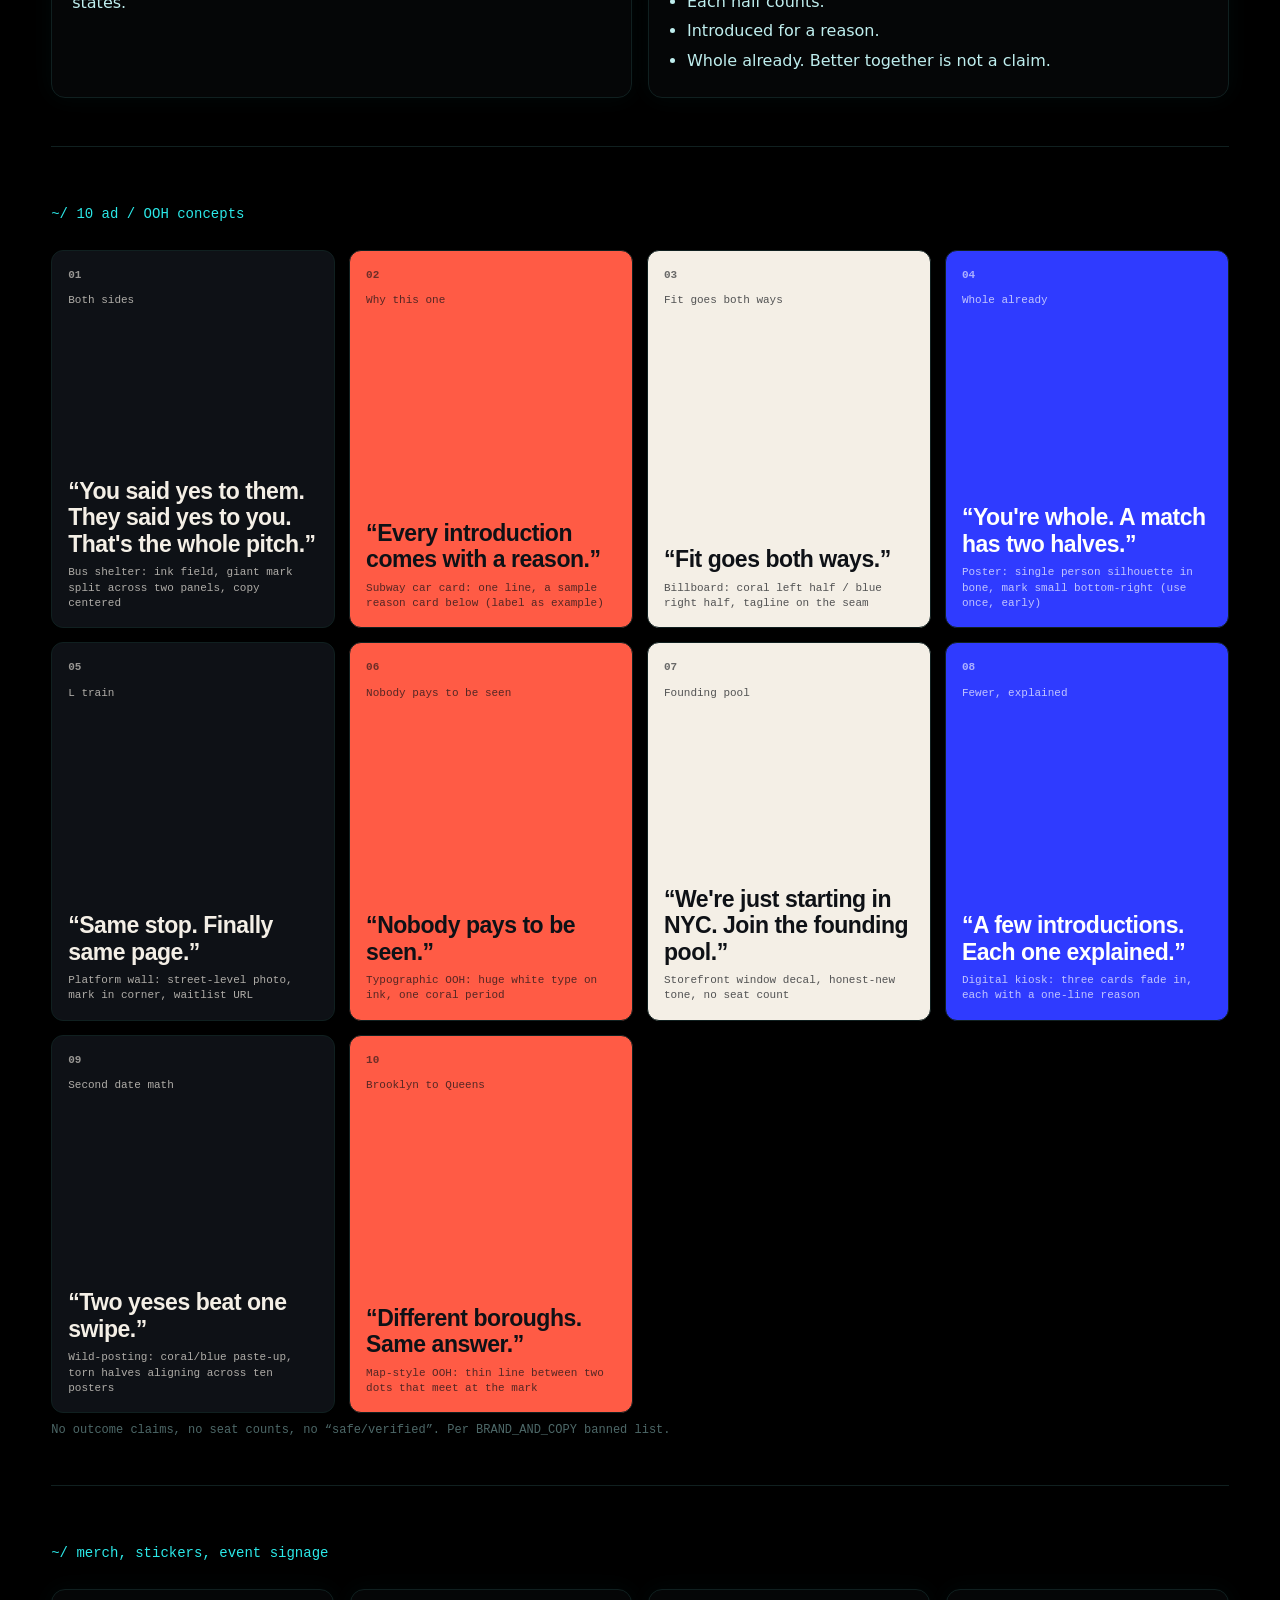
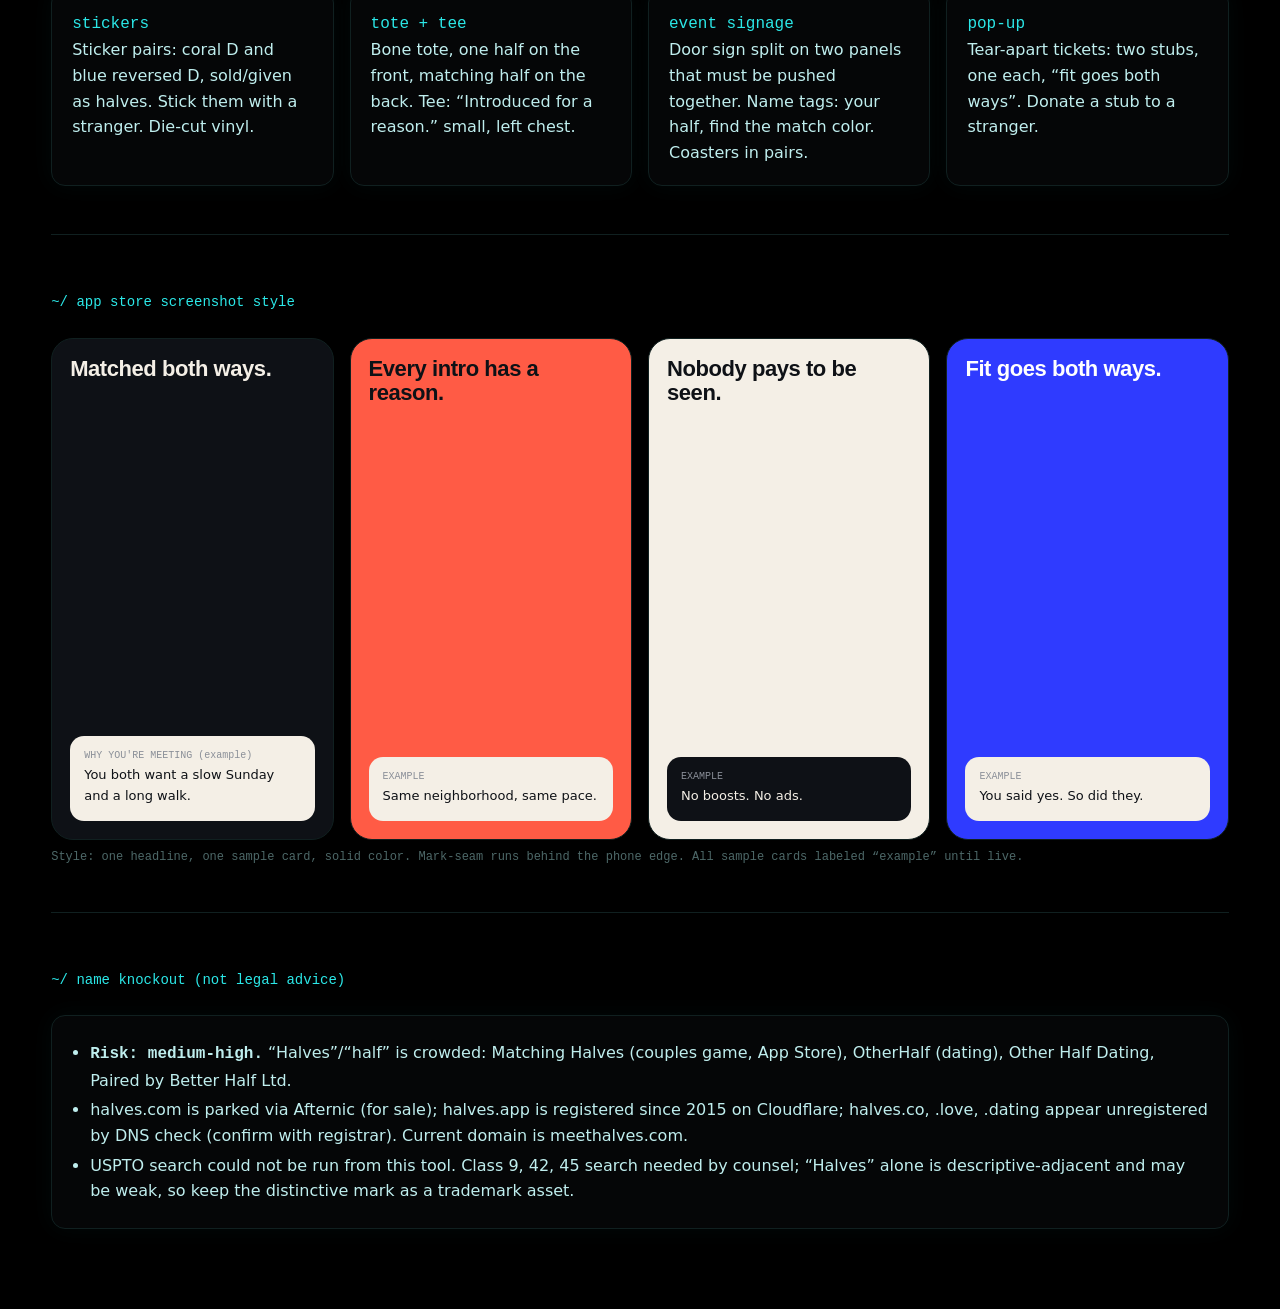
<file: directions/brand-1/index.html>
<!doctype html><html lang="en"><head><meta charset="utf-8"><meta name="viewport" content="width=device-width,initial-scale=1"><title>Halves: Brand 1 board</title>
<style>
:root{--bg:#000;--p:#050607;--p2:#0a0c0d;--hl:#102020;--cy:#2be8e8;--body:#bfeeee;--mut:#4d6868;--g:#39ff3c;--ember:#FF5B45;--ultra:#2F3BFF}
*{box-sizing:border-box;margin:0}body{background:var(--bg);color:var(--body);font:16px/1.6 -apple-system,system-ui,sans-serif;padding:0 clamp(16px,4vw,56px) 80px}
.m,h1,h2,h4,code,.tag,nav a,b{font-family:Menlo,"SF Mono",monospace}
header{padding:72px 0 40px}h1{color:var(--cy);font-size:clamp(22px,4vw,34px);font-weight:400}h1:after{content:"";display:inline-block;width:.6em;height:1.1em;background:var(--g);margin-left:8px;vertical-align:-.15em}
header p{color:var(--mut);max-width:60ch;margin-top:12px}
nav{display:flex;gap:18px;flex-wrap:wrap;margin-top:22px}nav a{color:var(--mut);font-size:13px;text-decoration:none}nav a:hover{color:var(--cy)}
section{padding:56px 0 8px;border-top:1px solid var(--hl);margin-top:40px}h2{color:var(--cy);font-size:14px;font-weight:400;margin-bottom:24px}h2:before{content:"~/ "}
.grid{display:grid;gap:16px;grid-template-columns:repeat(auto-fit,minmax(260px,1fr))}
.panel{background:var(--p);border:1px solid var(--hl);border-radius:14px;padding:20px;box-shadow:0 0 24px rgba(43,232,232,.04)}
.tile{border-radius:10px;display:grid;place-items:center;padding:28px;min-height:180px}.tile img{max-width:100%;height:auto}
.cap{font:12px Menlo,monospace;color:var(--mut);margin-top:10px}
.light{background:#F4EFE6}.dark{background:#0E1116;border:1px solid var(--hl)}
.sw{display:flex;flex-direction:column;gap:4px}.sw i{height:90px;border-radius:10px;border:1px solid var(--hl)}.sw b{color:var(--cy);font-weight:400;font-size:13px}.sw code{font-size:12px;color:var(--body)}.sw span{font-size:13px;color:var(--mut)}
.icons{display:flex;gap:24px;align-items:flex-end;flex-wrap:wrap}.icons img{border-radius:22%}
.hero{display:grid;gap:24px;grid-template-columns:repeat(auto-fit,minmax(300px,1fr));align-items:center}
.big{font:700 clamp(32px,6vw,64px)/1.05 "Bricolage Grotesque","Helvetica Neue",Arial,sans-serif;color:#F4EFE6;letter-spacing:-.03em}
.motion{display:flex;justify-content:center;height:200px;align-items:center;background:#0E1116;border-radius:10px}
.motion svg{width:140px;overflow:visible}.hl{animation:l 3.2s ease-in-out infinite}.hr{animation:r 3.2s ease-in-out infinite}
@keyframes l{0%,15%{transform:translate(-40px,0)}50%,80%{transform:translate(0,0)}100%{transform:translate(-40px,0)}}
@keyframes r{0%,15%{transform:translate(40px,-34px)}50%,80%{transform:translate(0,0)}100%{transform:translate(40px,-34px)}}
@media(prefers-reduced-motion:reduce){.hl,.hr{animation:none}}
.ads{display:grid;gap:14px;grid-template-columns:repeat(auto-fill,minmax(230px,1fr))}
.ad{aspect-ratio:3/4;border-radius:12px;padding:16px;display:flex;flex-direction:column;gap:8px;border:1px solid var(--hl)}
.ad b{font-size:11px;opacity:.6}.ad h4{font-size:11px;font-weight:400;opacity:.7}.cp{font:700 clamp(18px,2vw,23px)/1.15 "Bricolage Grotesque","Helvetica Neue",sans-serif;letter-spacing:-.02em;margin-top:auto}.lay{font:11px/1.4 Menlo,monospace;opacity:.7}
.a0{background:#0E1116;color:#F4EFE6}.a1{background:#FF5B45;color:#0E1116}.a2{background:#F4EFE6;color:#0E1116}.a3{background:#2F3BFF;color:#fff}
.phones{display:grid;gap:16px;grid-template-columns:repeat(auto-fit,minmax(200px,1fr))}
.ph{aspect-ratio:9/16;border-radius:22px;padding:18px;display:flex;flex-direction:column;border:1px solid var(--hl)}.ph h5{font:700 22px/1.1 "Bricolage Grotesque","Helvetica Neue",sans-serif;letter-spacing:-.02em}
.card{margin-top:auto;background:#F4EFE6;color:#0E1116;border-radius:14px;padding:14px;font-size:13px}.card small{display:block;font:10px Menlo,monospace;color:#8A8F98;margin-bottom:4px}
ul{padding-left:18px}li{margin:4px 0}.two{display:grid;gap:16px;grid-template-columns:repeat(auto-fit,minmax(280px,1fr))}
.do{color:var(--g)}.no{color:#ff6b6b}p.t{margin:6px 0}
</style></head><body>
<header><p class="tag" style="color:var(--mut);font-size:12px">brand-1 / halves / keep the name</p><h1>~/halves</h1>
<p>Direction: each half is already complete. The mark is two whole shapes that fit. Name risk is solved by form and voice, not by renaming.</p>
<nav><a href="#logo">logo</a><a href="#icon">icon</a><a href="#color">color</a><a href="#type">type</a><a href="#motion">motion</a><a href="#image">imagery</a><a href="#voice">voice</a><a href="#ads">ads</a><a href="#merch">merch</a><a href="#store">app store</a><a href="#tm">knockout</a></nav></header>

<section id="logo"><h2>logo</h2>
<div class="hero"><div class="big">Two yeses.<br>One <span style="color:var(--ember)">intro</span>.</div>
<div class="tile light"><img src="logo/lockup-light.svg" alt="Halves logo on light"></div></div>
<div class="grid" style="margin-top:16px">
<div class="panel"><div class="tile dark"><img src="logo/lockup-dark.svg" alt="dark lockup"></div><p class="cap">dark, periwinkle half for contrast</p></div>
<div class="panel"><div class="tile light"><img src="logo/lockup-1color-ink.svg" alt="one color ink"></div><p class="cap">1-color ink (5-unit seam keeps halves distinct)</p></div>
<div class="panel"><div class="tile dark"><img src="logo/lockup-1color-white.svg" alt="one color white"></div><p class="cap">1-color white</p></div>
<div class="panel"><div class="tile light"><img src="logo/mark.svg" width="120" alt="mark"></div><p class="cap">mark. Left D + right reversed D, offset up 22. Each half is a complete shape.</p></div></div>
<p class="cap">Wordmark: lowercase, Bricolage Grotesque Bold, -3 tracking. SVG uses live text with fallback; outline before print.</p></section>

<section id="icon"><h2>app icon</h2><div class="panel icons">
<div><img src="icon/icon-1024.svg" width="200" alt="1024"><p class="cap">1024</p></div>
<div><img src="icon/icon-180.svg" width="180" alt="180"><p class="cap">180</p></div>
<div><img src="icon/icon-120.svg" width="120" alt="120"><p class="cap">120</p></div>
<div><img src="icon/icon-60.svg" width="60" alt="60"><p class="cap">60</p></div>
<div><img src="icon/icon-40.svg" width="40" alt="40"><p class="cap">40 · mark holds without detail</p></div></div></section>

<section id="color"><h2>palette</h2><div class="grid"><div class="sw"><i style="background:#FF5B45"></i><b>Ember</b><code>#FF5B45</code><span>Half one. Warmth, CTA on dark.</span></div><div class="sw"><i style="background:#2F3BFF"></i><b>Ultramarine</b><code>#2F3BFF</code><span>Half two. Links, light-mode accent.</span></div><div class="sw"><i style="background:#6B75FF"></i><b>Periwinkle</b><code>#6B75FF</code><span>Ultramarine on dark.</span></div><div class="sw"><i style="background:#0E1116"></i><b>Ink</b><code>#0E1116</code><span>Base. Text, dark mode.</span></div><div class="sw"><i style="background:#F4EFE6"></i><b>Bone</b><code>#F4EFE6</code><span>Base. Paper, light mode.</span></div><div class="sw"><i style="background:#8A8F98"></i><b>Fog</b><code>#8A8F98</code><span>Secondary text.</span></div></div>
<p class="cap">Replaces navy/coral/lavender: two saturated halves on warm paper and ink. Ember+Ultramarine appear together only in the mark. Contrast: Ink on Bone 16:1, Bone on Ink 16:1, Ink on Ember 6.4:1.</p></section>

<section id="type"><h2>type (free / open, OFL)</h2><div class="two">
<div class="panel"><div class="big" style="font-size:44px">Bricolage Grotesque</div><p class="cap">Display + wordmark. Bold 700, tight. Headlines ≤ 12 words.</p></div>
<div class="panel"><p style="font:600 28px 'Instrument Sans',system-ui,sans-serif;color:#F4EFE6">Instrument Sans for UI and body.</p><p class="cap">Body 400/500. Mono: JetBrains Mono for “reason” labels.</p></div></div></section>

<section id="motion"><h2>motion principle: “fit”</h2><div class="two">
<div class="motion"><svg viewBox="0 0 200 200"><g class="hl"><path d="M97 30A70 70 0 0 0 97 170Z" fill="#FF5B45"/></g><g class="hr"><path d="M103 30A70 70 0 0 1 103 170Z" fill="#6B75FF"/></g></svg></div>
<div class="panel"><ul><li>Everything arrives in two parts and meets in the middle (cards, buttons, transitions).</li><li>Ease-in-out, 320 to 600 ms. No bounce, no confetti.</li><li>The mark animates once: halves slide in, seam holds a beat.</li><li>Reduced motion: cross-fade only.</li></ul></div></div></section>

<section id="image"><h2>photography and illustration</h2><div class="two">
<div class="panel"><b style="color:var(--cy);font-weight:400">photography</b><ul><li>Real New Yorkers, 21-39, unposed, two people never staring at camera.</li><li>Natural light, street scale, one subject per frame, bone/ink color grade.</li><li>Pairs: diptychs, two frames, one story. Seam in the middle.</li></ul></div>
<div class="panel"><b style="color:var(--cy);font-weight:400">illustration</b><ul><li>Flat D-shapes only: semicircles, offset, 2 colors max per piece.</li><li>Used for empty states, reports, stickers. No faces, no hearts.</li></ul></div></div></section>

<section id="voice"><h2>voice, tone, tagline</h2><div class="two">
<div class="panel"><p class="t do">Plain. Warm. Dry. Specific. Honest about being new.</p><p class="t">Fixing “incomplete”: never use other half, better half, complete you. Say once: <i>You’re whole. A match has two halves.</i></p><p class="t">Tone shifts: confident in ads, quiet in safety, funny in empty states.</p></div>
<div class="panel"><p class="cap">tagline options</p><ul><li><b>Fit goes both ways.</b> (recommended, matches existing)</li><li>Two yeses.</li><li>Matched both ways.</li><li>Each half counts.</li><li>Introduced for a reason.</li><li>Whole already. Better together is not a claim.</li></ul></div></div></section>

<section id="ads"><h2>10 ad / OOH concepts</h2><div class="ads"><article class="ad a0"><b>01</b><h4>Both sides</h4><p class="cp">“You said yes to them. They said yes to you. That's the whole pitch.”</p><p class="lay">Bus shelter: ink field, giant mark split across two panels, copy centered</p></article><article class="ad a1"><b>02</b><h4>Why this one</h4><p class="cp">“Every introduction comes with a reason.”</p><p class="lay">Subway car card: one line, a sample reason card below (label as example)</p></article><article class="ad a2"><b>03</b><h4>Fit goes both ways</h4><p class="cp">“Fit goes both ways.”</p><p class="lay">Billboard: coral left half / blue right half, tagline on the seam</p></article><article class="ad a3"><b>04</b><h4>Whole already</h4><p class="cp">“You're whole. A match has two halves.”</p><p class="lay">Poster: single person silhouette in bone, mark small bottom-right (use once, early)</p></article><article class="ad a0"><b>05</b><h4>L train</h4><p class="cp">“Same stop. Finally same page.”</p><p class="lay">Platform wall: street-level photo, mark in corner, waitlist URL</p></article><article class="ad a1"><b>06</b><h4>Nobody pays to be seen</h4><p class="cp">“Nobody pays to be seen.”</p><p class="lay">Typographic OOH: huge white type on ink, one coral period</p></article><article class="ad a2"><b>07</b><h4>Founding pool</h4><p class="cp">“We're just starting in NYC. Join the founding pool.”</p><p class="lay">Storefront window decal, honest-new tone, no seat count</p></article><article class="ad a3"><b>08</b><h4>Fewer, explained</h4><p class="cp">“A few introductions. Each one explained.”</p><p class="lay">Digital kiosk: three cards fade in, each with a one-line reason</p></article><article class="ad a0"><b>09</b><h4>Second date math</h4><p class="cp">“Two yeses beat one swipe.”</p><p class="lay">Wild-posting: coral/blue paste-up, torn halves aligning across ten posters</p></article><article class="ad a1"><b>10</b><h4>Brooklyn to Queens</h4><p class="cp">“Different boroughs. Same answer.”</p><p class="lay">Map-style OOH: thin line between two dots that meet at the mark</p></article></div>
<p class="cap">No outcome claims, no seat counts, no “safe/verified”. Per BRAND_AND_COPY banned list.</p></section>

<section id="merch"><h2>merch, stickers, event signage</h2><div class="grid">
<div class="panel"><b style="color:var(--cy);font-weight:400">stickers</b><p>Sticker pairs: coral D and blue reversed D, sold/given as halves. Stick them with a stranger. Die-cut vinyl.</p></div>
<div class="panel"><b style="color:var(--cy);font-weight:400">tote + tee</b><p>Bone tote, one half on the front, matching half on the back. Tee: “Introduced for a reason.” small, left chest.</p></div>
<div class="panel"><b style="color:var(--cy);font-weight:400">event signage</b><p>Door sign split on two panels that must be pushed together. Name tags: your half, find the match color. Coasters in pairs.</p></div>
<div class="panel"><b style="color:var(--cy);font-weight:400">pop-up</b><p>Tear-apart tickets: two stubs, one each, “fit goes both ways”. Donate a stub to a stranger.</p></div></div></section>

<section id="store"><h2>app store screenshot style</h2><div class="phones">
<div class="ph" style="background:#0E1116;color:#F4EFE6"><h5>Matched both ways.</h5><div class="card"><small>WHY YOU'RE MEETING (example)</small>You both want a slow Sunday and a long walk.</div></div>
<div class="ph" style="background:#FF5B45;color:#0E1116"><h5>Every intro has a reason.</h5><div class="card"><small>EXAMPLE</small>Same neighborhood, same pace.</div></div>
<div class="ph" style="background:#F4EFE6;color:#0E1116"><h5>Nobody pays to be seen.</h5><div class="card" style="background:#0E1116;color:#F4EFE6"><small>EXAMPLE</small>No boosts. No ads.</div></div>
<div class="ph" style="background:#2F3BFF;color:#fff"><h5>Fit goes both ways.</h5><div class="card"><small>EXAMPLE</small>You said yes. So did they.</div></div></div>
<p class="cap">Style: one headline, one sample card, solid color. Mark-seam runs behind the phone edge. All sample cards labeled “example” until live.</p></section>

<section id="tm"><h2>name knockout (not legal advice)</h2><div class="panel"><ul>
<li><b>Risk: medium-high.</b> “Halves”/“half” is crowded: Matching Halves (couples game, App Store), OtherHalf (dating), Other Half Dating, Paired by Better Half Ltd.</li>
<li>halves.com is parked via Afternic (for sale); halves.app is registered since 2015 on Cloudflare; halves.co, .love, .dating appear unregistered by DNS check (confirm with registrar). Current domain is meethalves.com.</li>
<li>USPTO search could not be run from this tool. Class 9, 42, 45 search needed by counsel; “Halves” alone is descriptive-adjacent and may be weak, so keep the distinctive mark as a trademark asset.</li></ul></div></section>
</body></html>
</file>
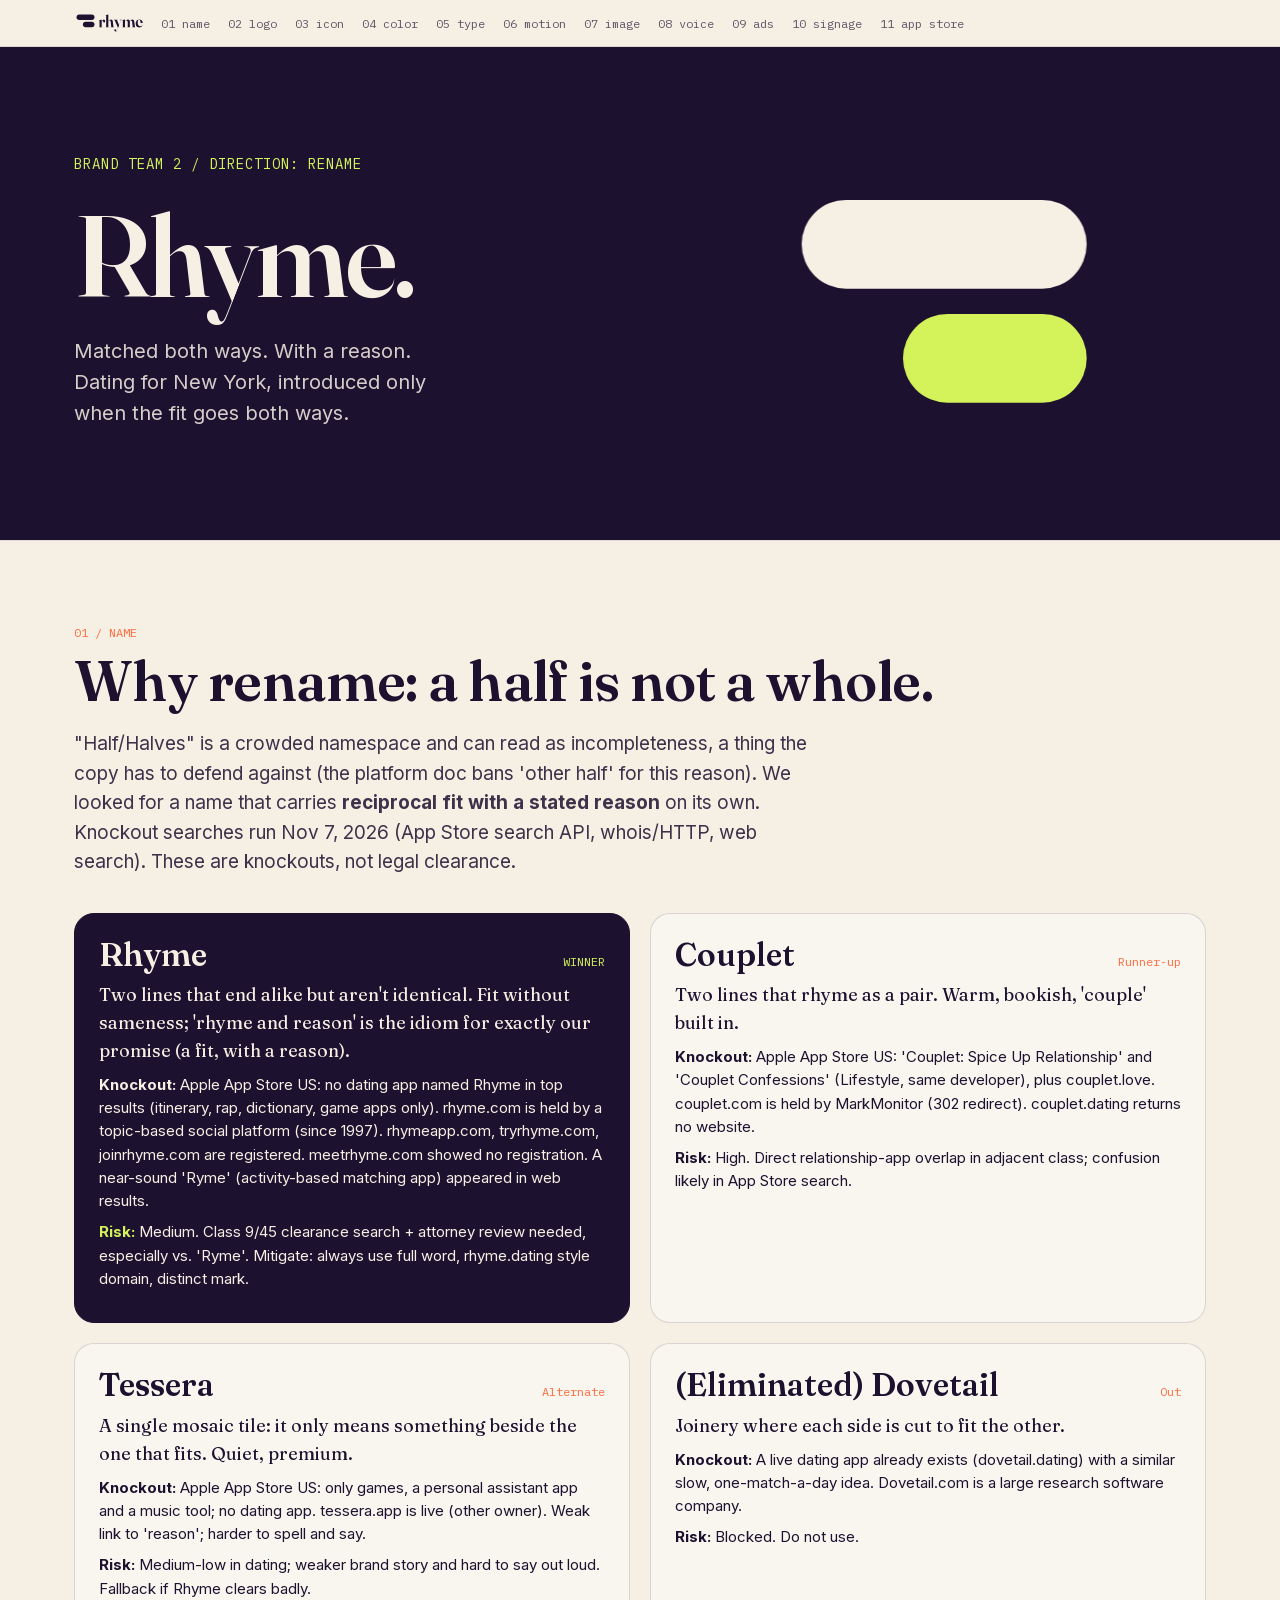
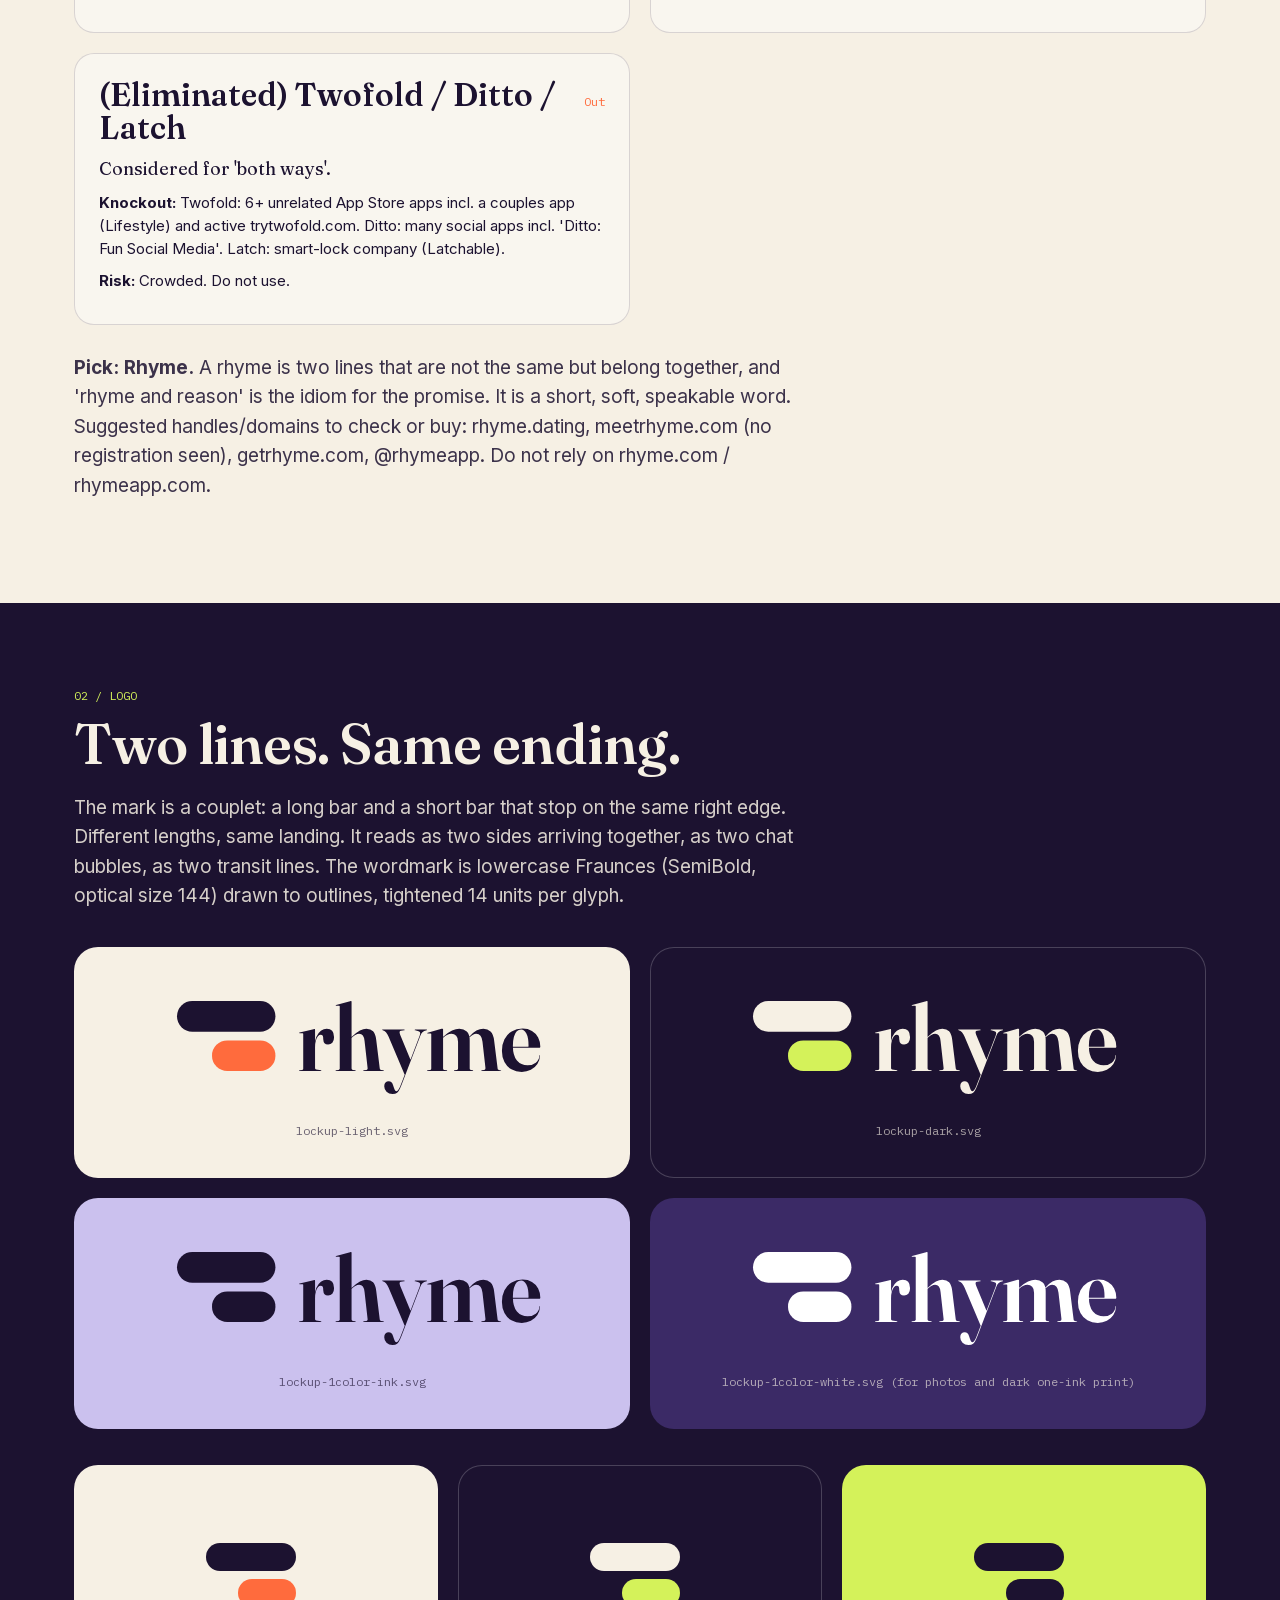
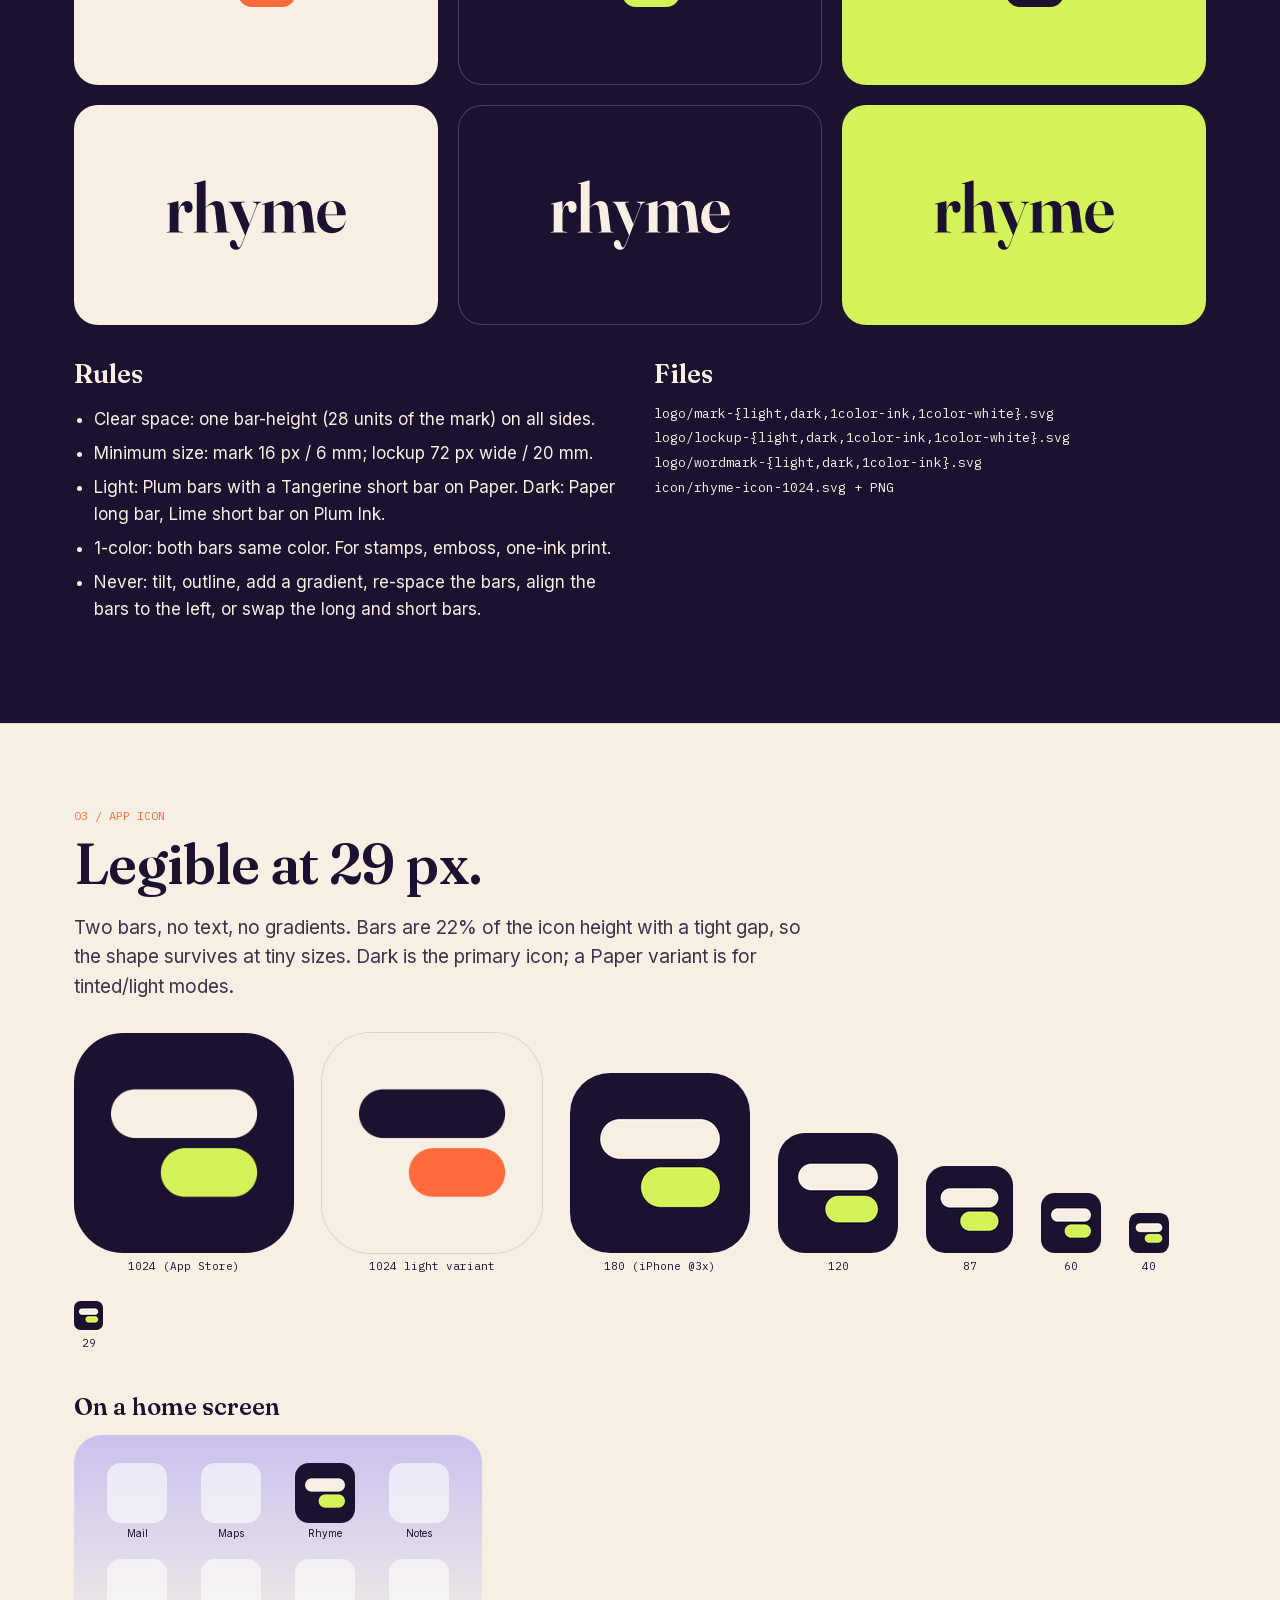
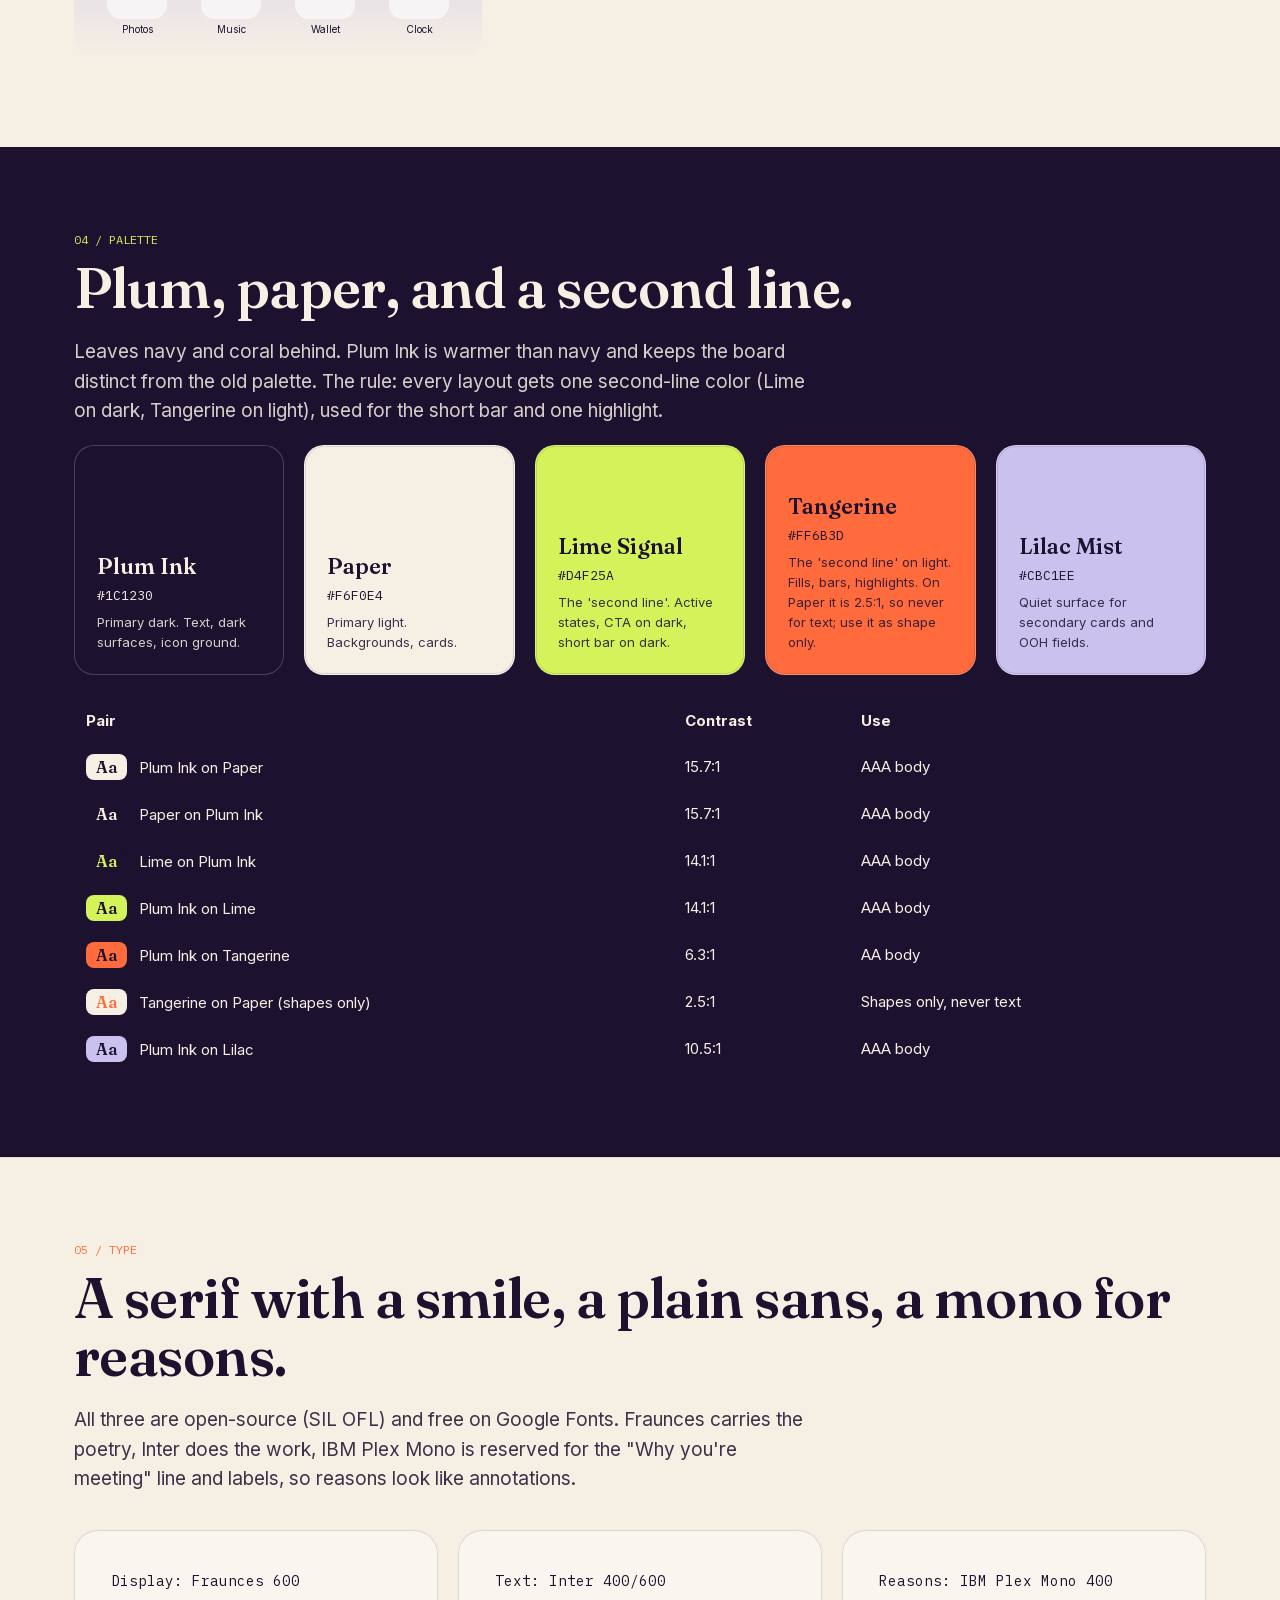
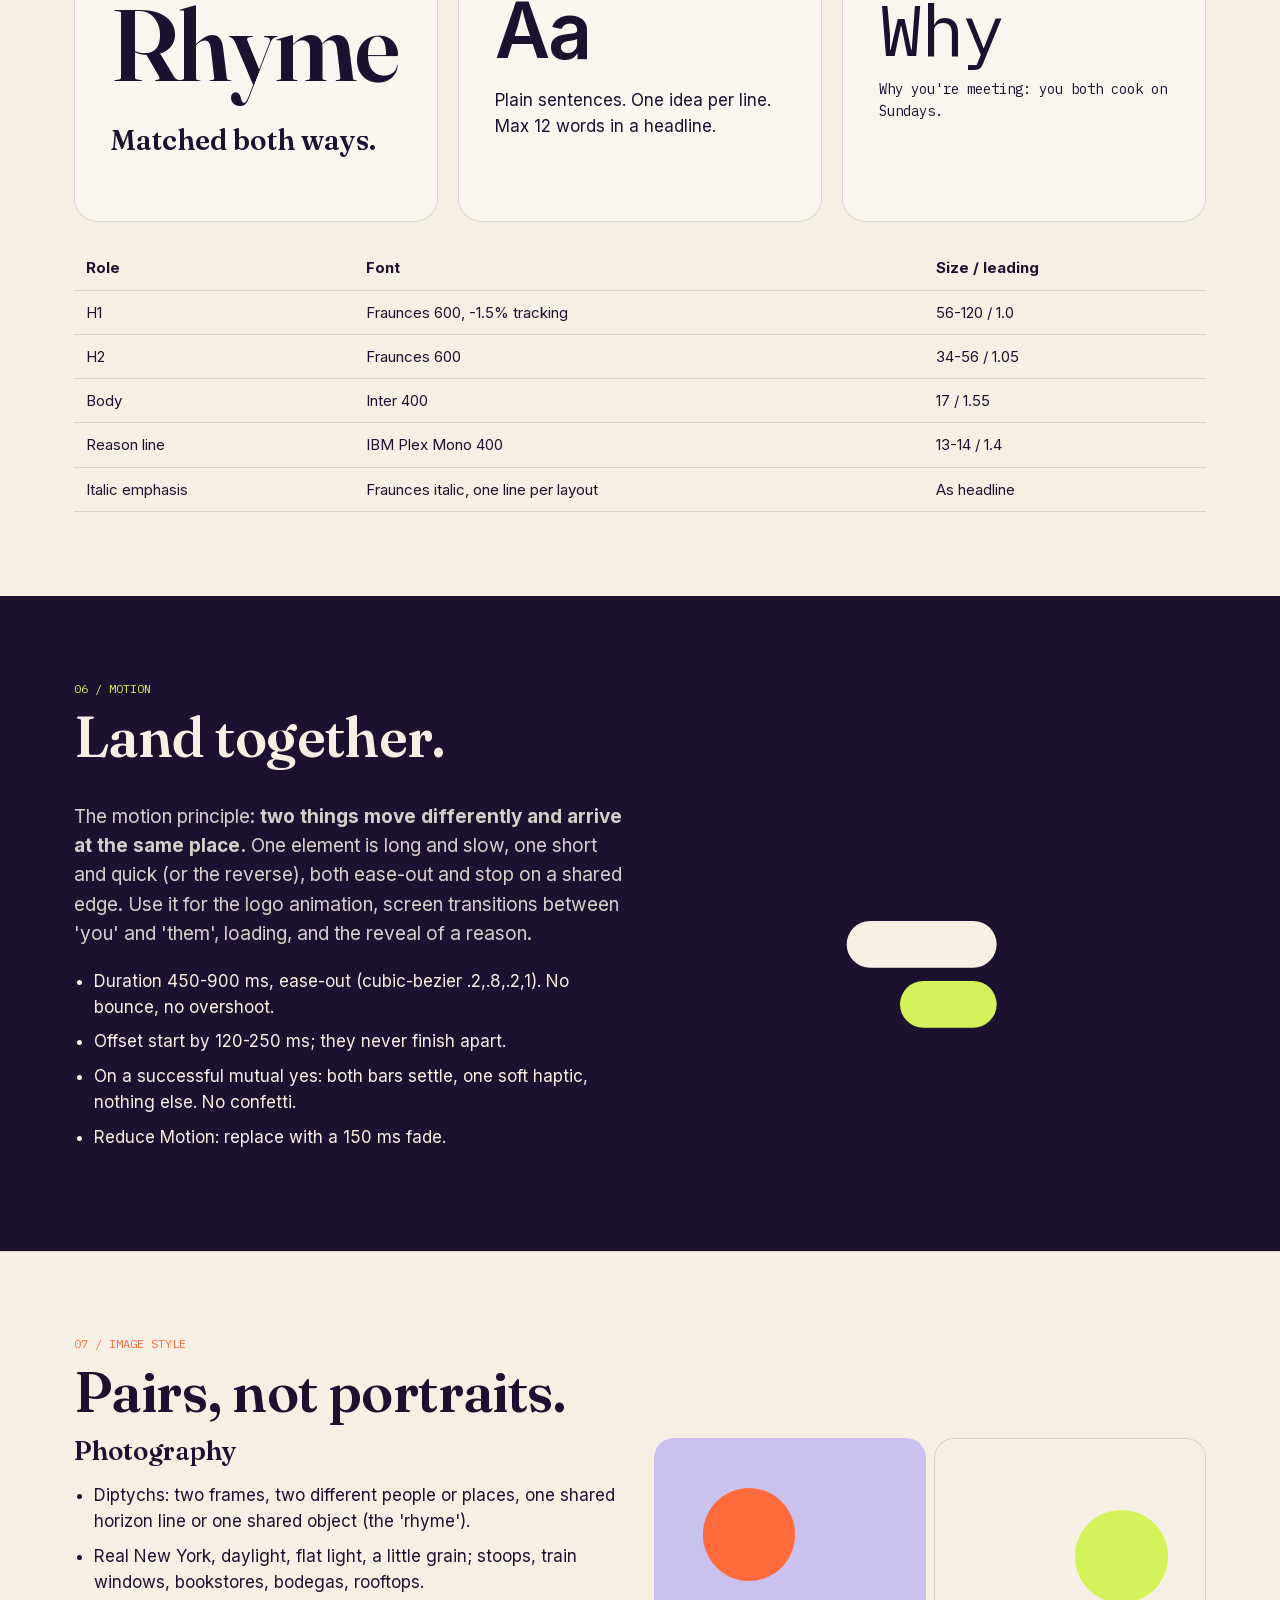
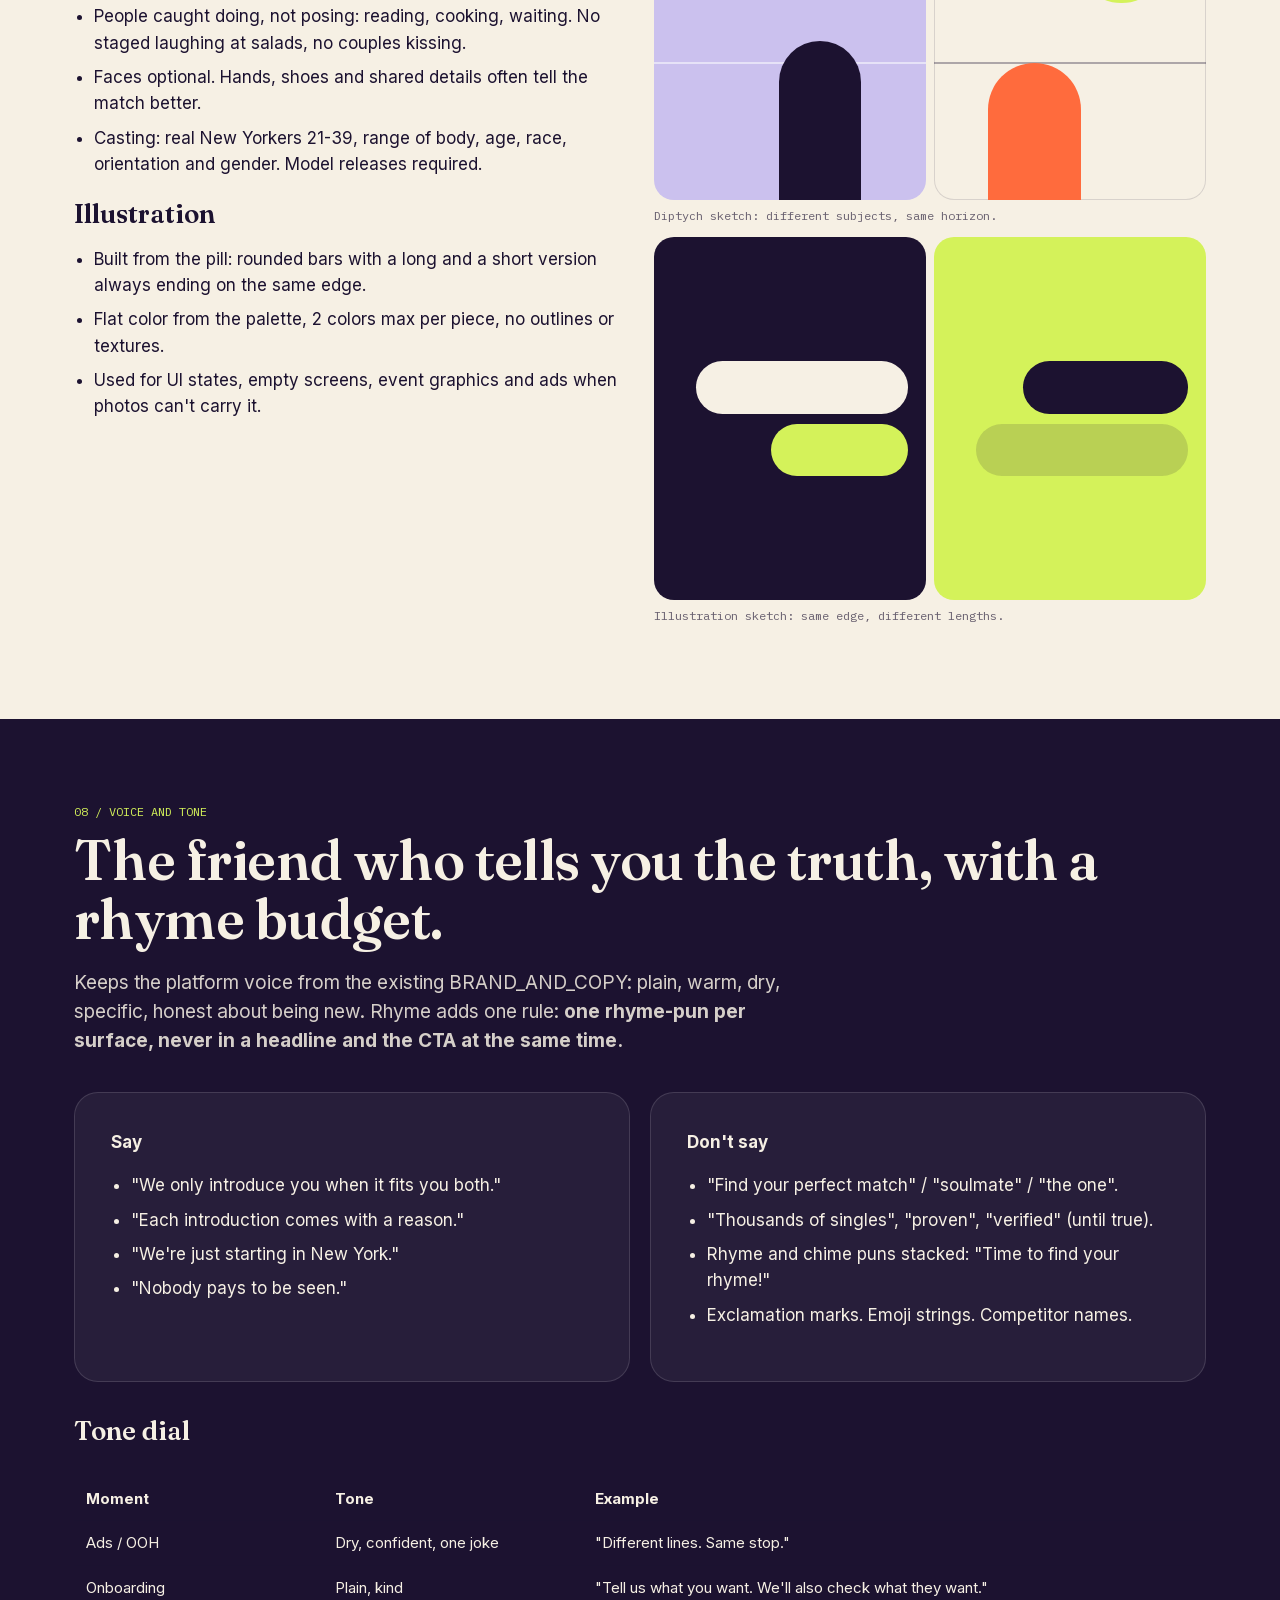
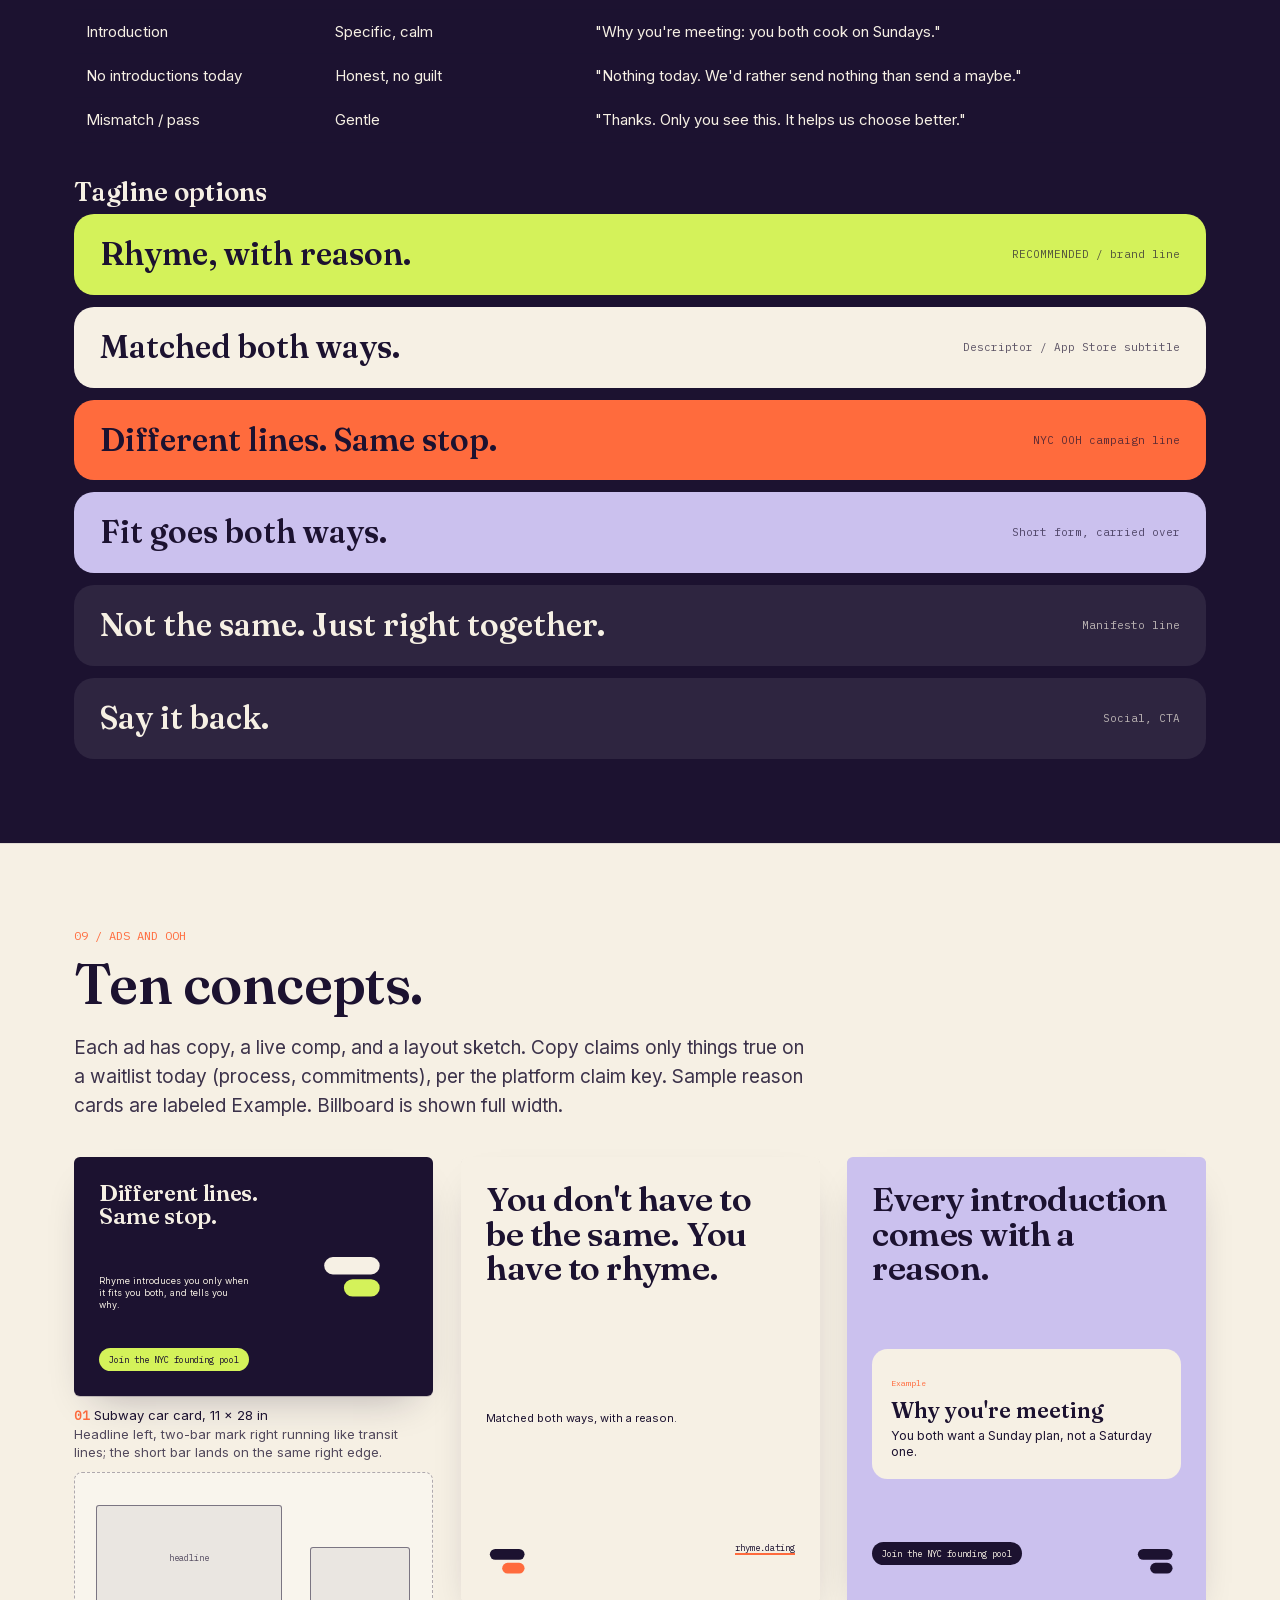
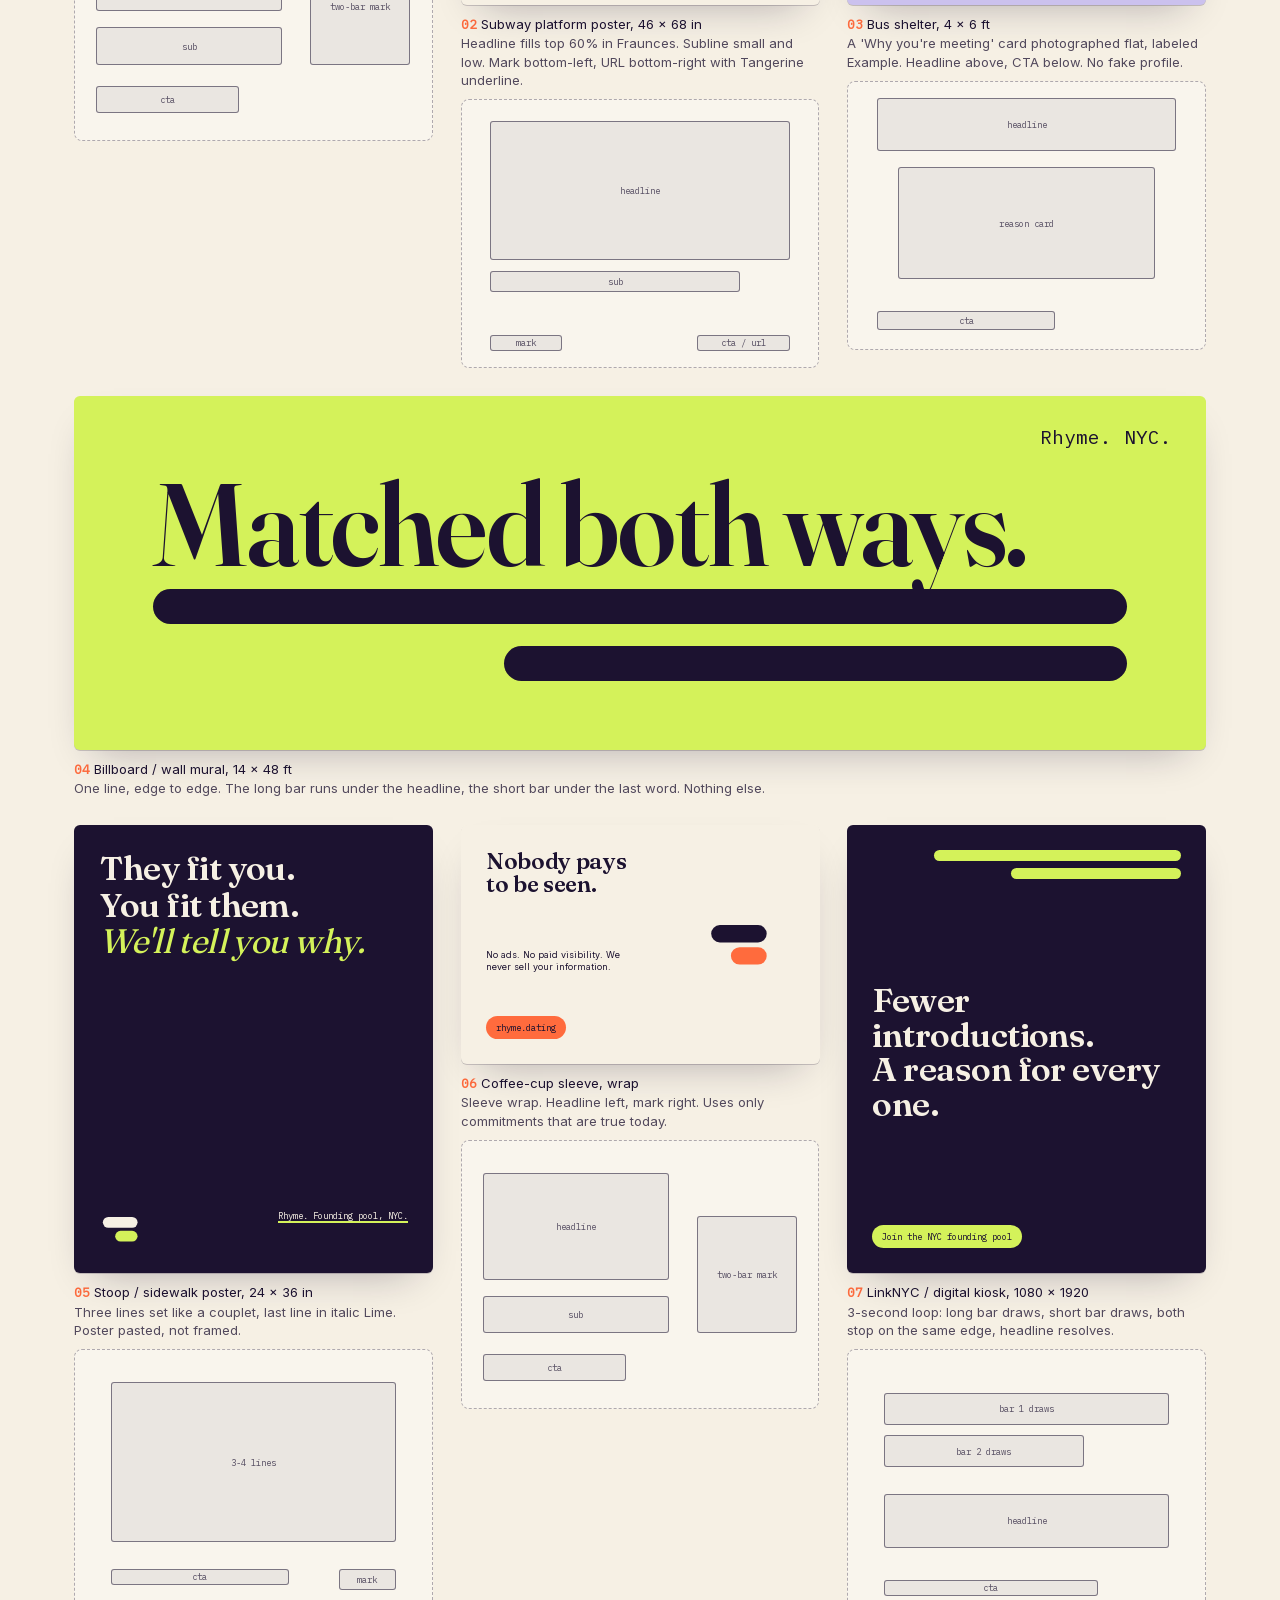
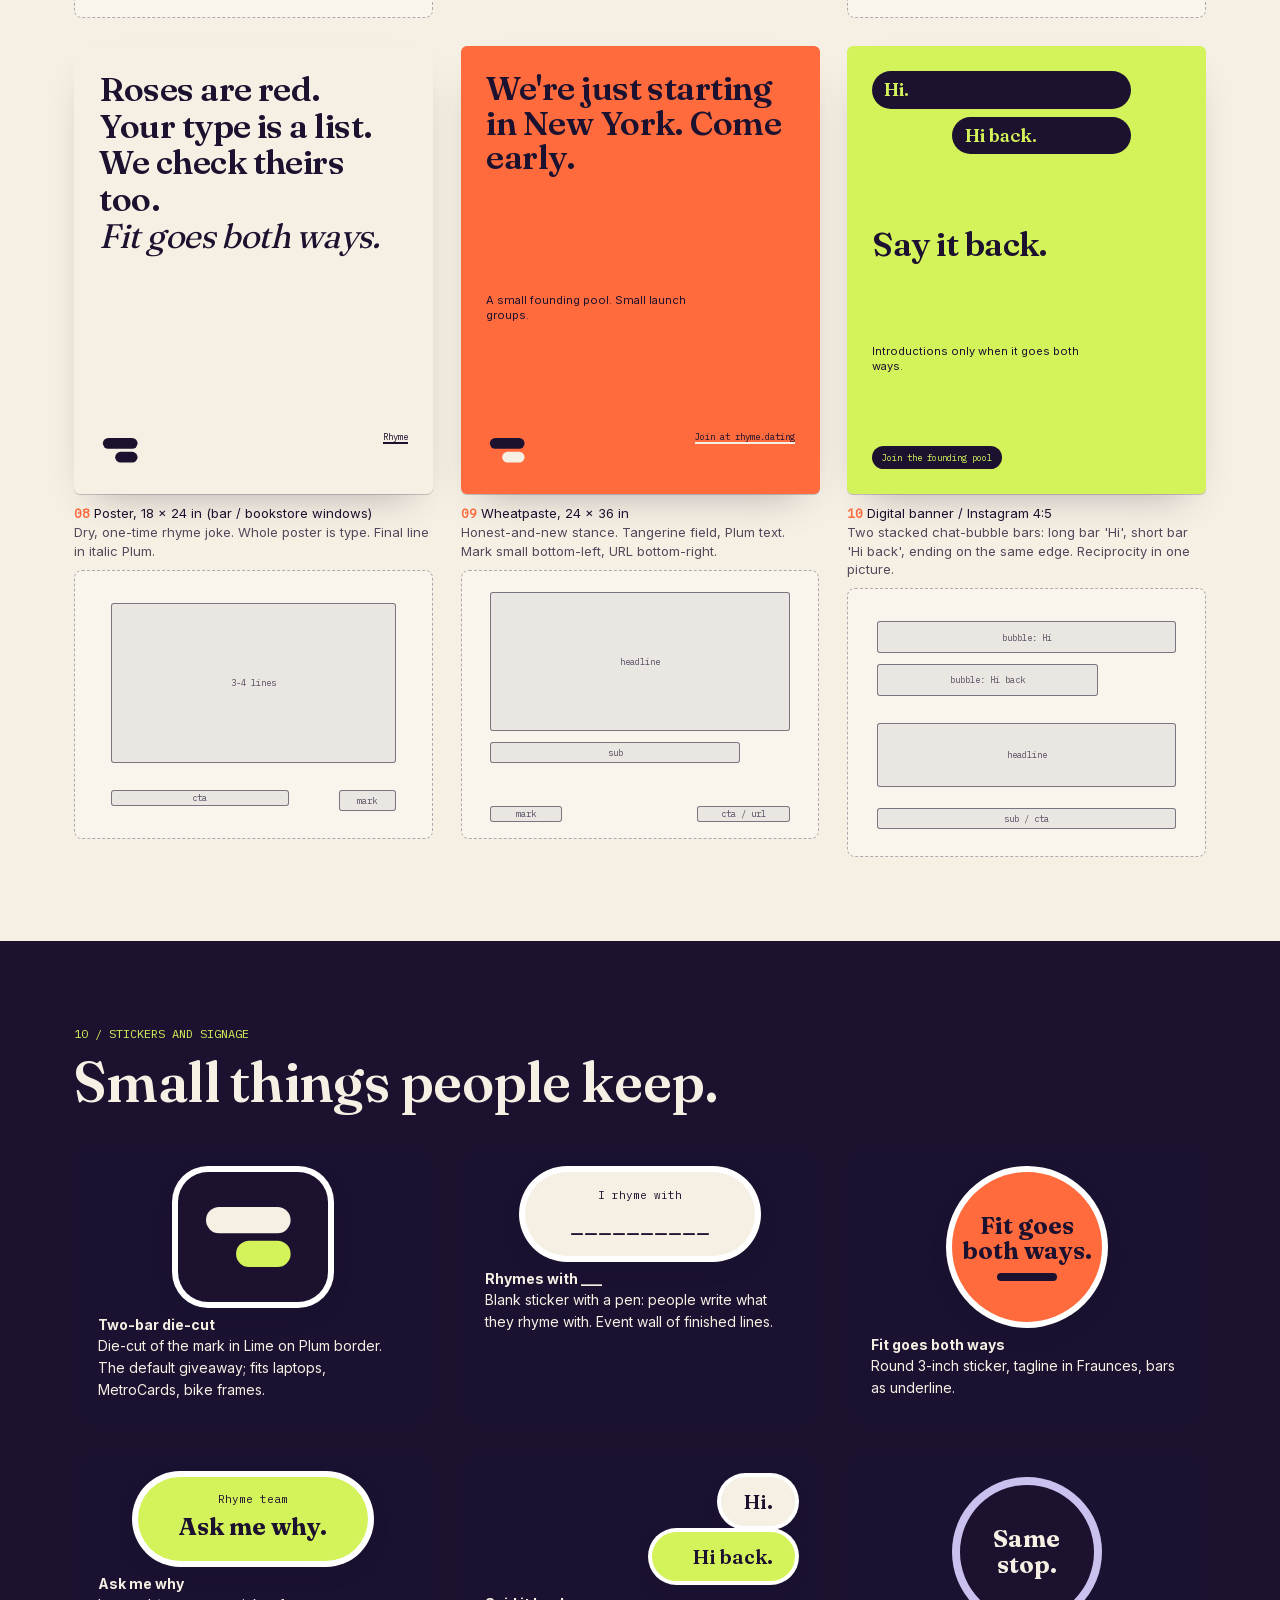
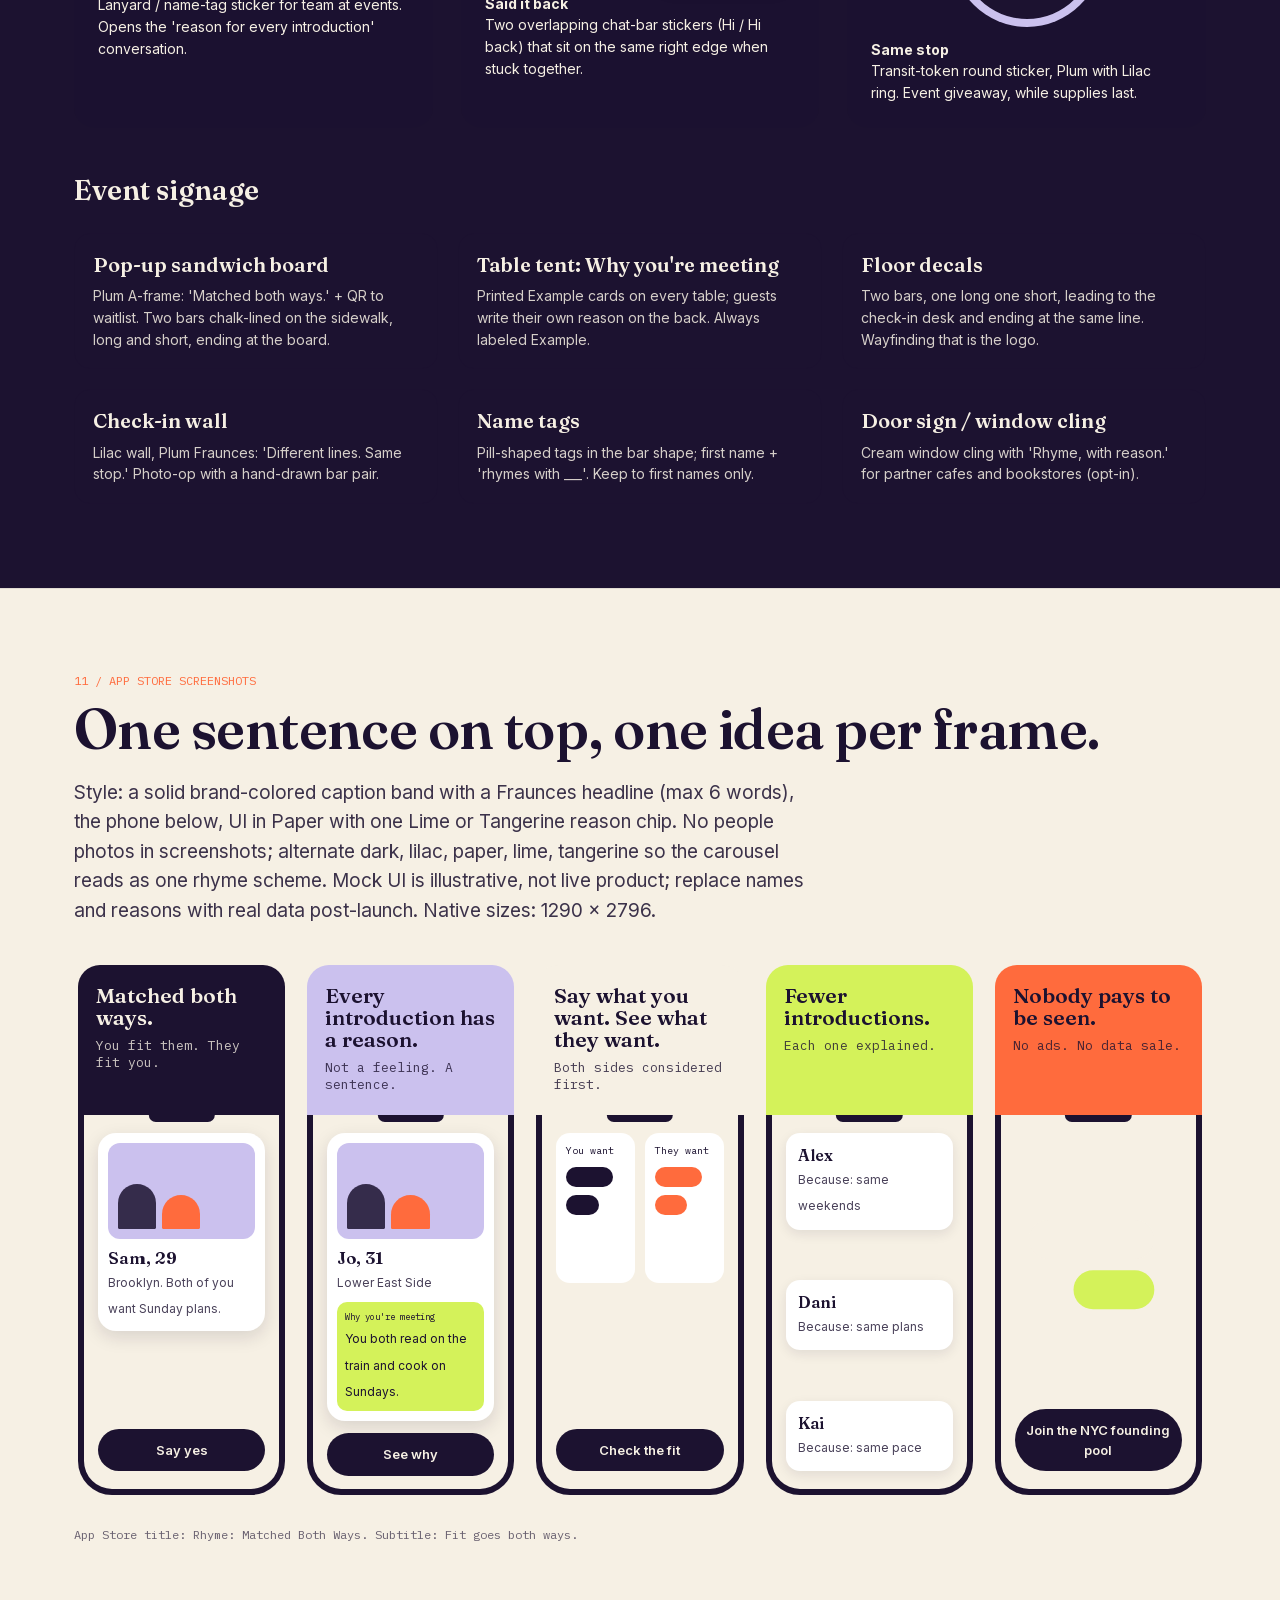
<file: directions/brand-2/index.html>
<!doctype html>
<html lang="en"><head><meta charset="utf-8"><meta name="viewport" content="width=device-width,initial-scale=1">
<title>Rhyme: brand board (Team 2: Rename)</title>
<style>
@font-face{font-family:Fraunces;src:url(fonts/fraunces.woff2) format("woff2");font-weight:100 900}
@font-face{font-family:Inter;src:url(fonts/inter.woff2) format("woff2");font-weight:100 900}
@font-face{font-family:"IBM Plex Mono";src:url(fonts/plexmono.woff2) format("woff2")}
:root{--ink:#1C1230;--paper:#F6F0E4;--lime:#D4F25A;--tang:#FF6B3D;--lilac:#CBC1EE}
*{box-sizing:border-box}
html{scroll-behavior:smooth}
body{margin:0;background:var(--paper);color:var(--ink);font:400 17px/1.55 Inter,system-ui,sans-serif}
h1,h2,h3,h4,h5{font-family:Fraunces,Georgia,serif;font-weight:600;line-height:1.05;margin:0}
code,.mono,small{font-family:"IBM Plex Mono",Menlo,monospace}
.wrap{max-width:1180px;margin:0 auto;padding:0 24px}
nav{position:sticky;top:0;z-index:9;background:rgba(246,240,228,.92);backdrop-filter:blur(8px);border-bottom:1px solid #1c123020}
nav .wrap{display:flex;gap:18px;align-items:center;overflow-x:auto;white-space:nowrap;padding-top:12px;padding-bottom:12px;font:12px "IBM Plex Mono",monospace}
nav a{color:var(--ink);text-decoration:none;opacity:.7} nav a:hover{opacity:1}
nav img{height:22px}
.hero{background:var(--ink);color:var(--paper);padding:96px 0 80px}
.hero .wrap{display:grid;grid-template-columns:1.1fr .9fr;gap:40px;align-items:center}
.hero h1{font-size:clamp(56px,9vw,120px);letter-spacing:-.02em}
.hero p{font-size:20px;max-width:34ch;opacity:.85}
.hero small{color:var(--lime);display:block;margin-bottom:20px}
.herom{display:flex;justify-content:center}
.herom svg{width:min(100%,380px)}
.herom .b1{transform-origin:100px 32px;animation:b1 1.1s cubic-bezier(.2,.8,.2,1) both}
.herom .b2{transform-origin:100px 68px;animation:b2 1.1s .25s cubic-bezier(.2,.8,.2,1) both}
@keyframes b1{from{transform:scaleX(0)}} @keyframes b2{from{transform:scaleX(0)}}
section{padding:84px 0;border-top:1px solid #1c123018}
section.dark{background:var(--ink);color:var(--paper);border-color:transparent}
.lbl{font:12px "IBM Plex Mono",monospace;color:var(--tang);margin-bottom:12px;display:block}
.dark .lbl{color:var(--lime)}
h2{font-size:clamp(34px,5vw,56px);margin-bottom:16px;letter-spacing:-.01em}
.lead{max-width:62ch;font-size:19px;opacity:.85}
.grid{display:grid;gap:20px;margin-top:36px}
.g2{grid-template-columns:repeat(2,1fr)} .g3{grid-template-columns:repeat(3,1fr)} .g5{grid-template-columns:repeat(5,1fr)}
.nm{border:1px solid #1c123026;border-radius:20px;padding:24px;background:#fff6}
.nm.win{background:var(--ink);color:var(--paper);border-color:var(--ink)}
.nm header{display:flex;justify-content:space-between;align-items:baseline;margin-bottom:10px}
.nm h3{font-size:32px} .nm header span{font:12px "IBM Plex Mono",monospace;color:var(--tang)} .nm.win header span{color:var(--lime)}
.nm p{font-size:15px;margin:8px 0} .nm .why1{font-family:Fraunces,serif;font-size:18px}
.nm.win .risk b{color:var(--lime)}
.tile{border-radius:24px;padding:40px;display:flex;align-items:center;justify-content:center;min-height:220px}
.tile>div{text-align:center}
.tile img{max-width:100%;height:auto;max-height:130px}
.tile.tall img{max-height:150px}
.cap{font:12px "IBM Plex Mono",monospace;opacity:.65;margin-top:8px}
.grid3b{display:grid;gap:20px;grid-template-columns:repeat(4,1fr);margin-top:20px}
.grid3b.p5{grid-template-columns:repeat(5,1fr)}
.sw{border-radius:20px;border:1px solid #ffffff33;padding:22px;min-height:230px;display:flex;flex-direction:column;justify-content:flex-end;gap:6px;box-shadow:inset 0 0 0 1px #1c123022}
.sw b{font:600 22px Fraunces,serif} .sw code{font-size:13px} .sw span{font-size:13px;opacity:.85}
table{border-collapse:collapse;width:100%;font-size:15px;margin-top:24px}
td,th{padding:10px 12px;border-bottom:1px solid #1c123022;text-align:left}
td i{display:inline-block;font:600 16px Fraunces,serif;font-style:normal;padding:3px 10px;border-radius:8px;margin-right:8px}
.tw{overflow-x:auto}
.specimen{border-radius:24px;padding:36px;background:#fff6;border:1px solid #1c123022}
.specimen .big{font:600 clamp(48px,8vw,104px)/1 Fraunces,serif;letter-spacing:-.02em}
.dark .specimen{background:#ffffff0d;border-color:#ffffff22}
.motion{display:grid;grid-template-columns:1fr 1fr;gap:28px;align-items:center}
.stage{background:var(--ink);border-radius:24px;padding:48px;display:flex;justify-content:center;min-height:260px;align-items:center}
.stage svg{width:200px}
.stage .b1,.stage .b2{transform-box:fill-box;transform-origin:right center}
.stage .b1{animation:loop1 3.2s cubic-bezier(.2,.8,.2,1) infinite}
.stage .b2{animation:loop2 3.2s cubic-bezier(.2,.8,.2,1) infinite}
@keyframes loop1{0%{transform:scaleX(0)}30%,85%{transform:scaleX(1)}100%{transform:scaleX(1);opacity:0}}
@keyframes loop2{0%,12%{transform:scaleX(0)}42%,85%{transform:scaleX(1)}100%{transform:scaleX(1);opacity:0}}
.icons{display:flex;gap:28px;align-items:flex-end;flex-wrap:wrap;margin-top:32px}
.icons figure{margin:0;text-align:center;font:11px "IBM Plex Mono",monospace}
.icons img{display:block;margin:0 auto 6px;border-radius:22.37%}
.home{background:linear-gradient(180deg,#CBC1EE,#F6F0E4);border-radius:28px;padding:28px;display:grid;grid-template-columns:repeat(4,70px);gap:20px 24px;justify-content:center;width:max-content;max-width:100%}
.home div{text-align:center;font:10px Inter,sans-serif;color:var(--ink)} .home img{width:60px;height:60px;border-radius:14px;display:block;margin:0 auto 4px}
.home .fake{width:60px;height:60px;border-radius:14px;background:#ffffff99;margin:0 auto 4px}
.two-col{display:grid;grid-template-columns:1fr 1fr;gap:28px}
.dd li{margin:8px 0} ul{padding-left:20px}
.chips{display:flex;flex-wrap:wrap;gap:8px;margin-top:14px}
.chips span{border:1px solid currentColor;border-radius:99px;padding:4px 12px;font-size:14px}
.tag{border-radius:20px;padding:22px 26px;font:600 clamp(22px,3vw,32px)/1.15 Fraunces,serif;display:flex;justify-content:space-between;align-items:center;gap:12px}
.tag small{font-weight:400;font-size:11px;opacity:.7}
.photo{aspect-ratio:3/4;border-radius:20px;position:relative;overflow:hidden}
.diptych{display:grid;grid-template-columns:1fr 1fr;gap:8px}
.diptych .photo{aspect-ratio:3/4}
.photo .sun{position:absolute;border-radius:50%} .photo .hz{position:absolute;left:0;right:0;height:2px;background:#ffffff88}
.photo .fig{position:absolute;bottom:0;border-radius:99px 99px 0 0}
.pair{display:flex;flex-direction:column;gap:10px;justify-content:center;aspect-ratio:3/4;border-radius:20px;padding:18px}
.pair i{display:block;height:16%;border-radius:99px}
/* ads */
.ads{display:grid;grid-template-columns:repeat(3,1fr);gap:28px;margin-top:36px;align-items:start}
.adcell{margin:0}
.ad{border-radius:6px;padding:7%;display:flex;flex-direction:column;justify-content:space-between;overflow:hidden;box-shadow:0 1px 0 #1c123033,0 18px 40px -20px #1c123055;position:relative;container-type:inline-size}
.ad.tall{aspect-ratio:4/5} .ad.wide{aspect-ratio:3/2;flex-direction:row;align-items:stretch} .ad.bill{aspect-ratio:3.2/1;grid-column:span 1}
.ad h4{font-size:clamp(20px,11cqw,64px);letter-spacing:-.015em;line-height:1.02}
.ad.wide h4{font-size:clamp(16px,7.4cqw,40px)}
.ad.bill h4{font-size:12cqw}
.ad p{font-size:clamp(11px,3.6cqw,18px);line-height:1.35;margin:10px 0 0;max-width:30ch}
.ad.wide p{font-size:clamp(9px,2.6cqw,14px)}
.ad em.cta{font:normal 500 clamp(9px,2.8cqw,13px) "IBM Plex Mono",monospace;background:var(--ac);color:var(--cc);padding:6px 10px;border-radius:99px;align-self:flex-start;display:inline-block}
.ad.poem em.cta,.ad.left em.cta{background:none;color:inherit;padding:0;border-bottom:2px solid var(--ac);border-radius:0}
.ad.giant em.cta{background:none;padding:0;color:inherit}
.ad.tall.giant2 em.cta{background:#1C1230;color:#D4F25A}
.ad.tall.giant em.cta{display:none}
.ad .mk{width:15cqw;min-width:44px;height:auto} .ad.wide .mk{width:24cqw}
.ad .ft{display:flex;justify-content:space-between;align-items:flex-end;gap:12px}
.ad .g{display:flex;align-items:center;justify-content:center;flex:0 0 34%}
.ad .t{display:flex;flex-direction:column;justify-content:space-between;flex:1;gap:8px}
.ad.poem h4{font-size:11cqw;line-height:1.08} .ad.poem h4 em{font-style:italic;color:var(--ac);font-weight:400}
.ad.bill{justify-content:center;gap:2.5%}
.ad .lines{display:flex;flex-direction:column;gap:2.2cqw} .ad .lines i{display:block;height:3.6cqw;border-radius:99px;background:var(--ac);margin-left:auto}
.ad.bill .lines{margin:0}
.ad.bill em.cta{position:absolute;right:3%;top:8%;font-size:2cqw}
.ad .rc{background:#F6F0E4;color:#1C1230;border-radius:5cqw;padding:6cqw;margin:4cqw 0}
.ad .rc small{font-size:2.6cqw;color:#FF6B3D} .ad .rc b{display:block;font:600 7cqw/1.05 Fraunces,serif;margin:2cqw 0} .ad .rc span{font-size:4cqw;line-height:1.3;display:block}
.ad .bub{display:flex;flex-direction:column;gap:2.5cqw} .ad .bub i{display:block;background:#1C1230;color:#D4F25A;font:600 6cqw Fraunces,serif;font-style:normal;padding:2.4cqw 4cqw;border-radius:99px}
.ad .an i{width:80%;animation:a1 3s ease-out infinite;transform-origin:right} .ad .an i+i{width:55%;animation-name:a2}
@keyframes a1{0%{transform:scaleX(0)}35%,100%{transform:scaleX(1)}} @keyframes a2{0%,15%{transform:scaleX(0)}50%,100%{transform:scaleX(1)}}
.adcell figcaption{font-size:13px;margin-top:10px;line-height:1.4} .adcell figcaption b{font-family:"IBM Plex Mono",monospace;color:var(--tang)} .adcell figcaption span{opacity:.75}
.sk{position:relative;aspect-ratio:4/3;border:1px dashed #1c123055;border-radius:8px;margin-top:10px;background:#fff5}
.sk i{position:absolute;border:1px solid #1c123088;background:#1c123010;border-radius:3px;display:flex;align-items:center;justify-content:center;overflow:hidden}
.sk u{text-decoration:none;font:9px "IBM Plex Mono",monospace;opacity:.7;text-align:center}
.ad.bill{grid-column:1/-1} .adcell:has(.bill){grid-column:1/-1} .adcell:has(.wide){grid-column:span 1}
.adcell:has(.bill) .sk{display:none}
/* stickers */
.stks{display:grid;grid-template-columns:repeat(3,1fr);gap:28px;margin-top:36px}
.stk{margin:0} .stk figcaption{font-size:14px;margin-top:12px}
.stk{background:#1c123008;border-radius:20px;padding:24px}
.st{margin:0 auto;display:flex;align-items:center;justify-content:center;flex-direction:column;text-align:center;box-shadow:0 0 0 6px #fff,0 8px 20px #1c123044;font-family:Fraunces,serif}
.st.die{width:150px;height:130px;border-radius:30px;background:#1C1230;padding:18px} .st.die svg{width:100%}
.st.pill{width:230px;height:84px;border-radius:99px;padding:8px} .st.pill small{font-size:11px} .st.pill b{font-size:24px}
.st.round{width:150px;height:150px;border-radius:50%} .st.round b{font-size:24px;line-height:1.05}
.st.round i{display:block;width:60px;height:8px;border-radius:9px;background:#1C1230;margin-top:10px}
.st.dual{background:none;box-shadow:none;gap:6px;align-items:flex-end} .st.dual i{font:600 20px Fraunces,serif;font-style:normal;padding:12px 22px;border-radius:99px;box-shadow:0 0 0 4px #fff,0 8px 16px #1c123033;color:#1C1230}
.st.dual i+i{padding-left:40px}
.signs{display:grid;grid-template-columns:repeat(3,1fr);gap:20px;margin-top:28px}
.sg{border:1px solid #1c123026;border-radius:16px;padding:18px} .sg b{font:600 20px Fraunces,serif} .sg p{font-size:14px;margin:6px 0 0;opacity:.85}
/* screens */
.phs{display:flex;gap:22px;overflow-x:auto;padding:12px 4px 24px;margin-top:28px;scroll-snap-type:x mandatory}
.ph{margin:0;flex:0 0 min(250px,calc((100% - 88px)/5));min-width:226px;scroll-snap-align:start}
.ph .cap{border-radius:22px 22px 0 0;padding:20px 18px 14px;height:150px;opacity:1;margin:0}
.ph h5{font-size:21px;line-height:1.04} .ph .cap p{font-size:13px;margin:8px 0 0;opacity:.8}
.scr{background:#F6F0E4;border:6px solid #1C1230;border-top:0;border-radius:0 0 34px 34px;height:380px;position:relative;overflow:hidden;color:#1C1230}
.notch{position:absolute;top:0;left:50%;transform:translateX(-50%);width:34%;height:7px;background:#1C1230;border-radius:0 0 8px 8px}
.ui{padding:18px 14px;display:flex;flex-direction:column;gap:12px;height:100%;justify-content:space-between}
.uic{background:#fff;border-radius:18px;padding:10px;box-shadow:0 6px 18px #1c123022}
.ph-img{height:96px;border-radius:12px;background:#CBC1EE;display:flex;align-items:flex-end;gap:6px;padding:10px;margin-bottom:8px}
.ph-img i{display:block;height:60%;width:30%;background:#1C1230;border-radius:99px 99px 6px 6px;opacity:.85} .ph-img i+i{height:45%;background:#FF6B3D;opacity:1}
.uic b{font:600 17px Fraunces,serif;display:block} .uic span{font-size:12px;opacity:.8}
.why{margin-top:8px;background:#D4F25A;border-radius:10px;padding:8px} .why small{display:block;font-size:9px} .why span{opacity:1;font-size:12px}
.btn{background:#1C1230;color:#F6F0E4;text-align:center;border-radius:99px;padding:11px;font-weight:600;font-size:13px}
.two{display:grid;grid-template-columns:1fr 1fr;gap:10px} .two div{background:#fff;border-radius:14px;padding:10px;min-height:150px;display:flex;flex-direction:column;gap:8px}
.two i{display:block;height:20px;border-radius:99px;background:#1C1230} .two div+div i{background:#FF6B3D} .two small{font-size:10px}
.li{background:#fff;border-radius:14px;padding:12px;box-shadow:0 4px 12px #1c123018} .li b{font:600 16px Fraunces,serif;display:block} .li span{font-size:12px;opacity:.8}
.bigbars{flex:1;display:flex;align-items:center} .bigbars svg{width:100%}
footer{background:var(--ink);color:var(--paper);padding:60px 0;font-size:14px}
@media(min-width:1000px){.phs{display:grid;grid-template-columns:repeat(5,1fr);overflow:visible} .ph{min-width:0}}
@media(max-width:900px){.grid3b.p5{grid-template-columns:1fr 1fr} .hero .wrap,.motion,.two-col{grid-template-columns:1fr} .g2,.g3,.g5,.ads,.stks,.signs{grid-template-columns:1fr 1fr} .grid3b{grid-template-columns:1fr 1fr}}
@media(max-width:600px){.grid3b.p5{grid-template-columns:1fr} .g2,.g3,.g5,.ads,.stks,.signs,.grid3b{grid-template-columns:1fr} .wrap{padding:0 18px} section{padding:56px 0} .hero{padding:56px 0} .home{grid-template-columns:repeat(4,60px);gap:14px;padding:18px} .ph{flex-basis:230px}}
@media(prefers-reduced-motion:reduce){*{animation:none!important}}
</style></head><body>
<nav><div class="wrap"><img src="logo/lockup-1color-ink.svg" alt="Rhyme">
<a href="#name">01 name</a><a href="#logo">02 logo</a><a href="#icon">03 icon</a><a href="#color">04 color</a><a href="#type">05 type</a><a href="#motion">06 motion</a><a href="#image">07 image</a><a href="#voice">08 voice</a><a href="#ads">09 ads</a><a href="#signage">10 signage</a><a href="#store">11 app store</a></div></nav>

<header class="hero"><div class="wrap"><div><small>BRAND TEAM 2 / DIRECTION: RENAME</small><h1>Rhyme.</h1><p>Matched both ways. With a reason.<br>Dating for New York, introduced only when the fit goes both ways.</p></div>
<div class="herom"><svg class="mk" viewBox="0 0 120 100" aria-hidden="true"><rect class="b1" x="10" y="18" width="90" height="28" rx="14" fill="#F6F0E4"/><rect class="b2" x="42" y="54" width="58" height="28" rx="14" fill="#D4F25A"/></svg></div></div></header>

<section id="name"><div class="wrap"><span class="lbl">01 / NAME</span><h2>Why rename: a half is not a whole.</h2>
<p class="lead">"Half/Halves" is a crowded namespace and can read as incompleteness, a thing the copy has to defend against (the platform doc bans 'other half' for this reason). We looked for a name that carries <b>reciprocal fit with a stated reason</b> on its own. Knockout searches run Nov 7, 2026 (App Store search API, whois/HTTP, web search). These are knockouts, not legal clearance.</p>
<div class="grid g2"><article class="nm win"><header><h3>Rhyme</h3><span>WINNER</span></header><p class="why1">Two lines that end alike but aren't identical. Fit without sameness; 'rhyme and reason' is the idiom for exactly our promise (a fit, with a reason).</p><p><b>Knockout:</b> Apple App Store US: no dating app named Rhyme in top results (itinerary, rap, dictionary, game apps only). rhyme.com is held by a topic-based social platform (since 1997). rhymeapp.com, tryrhyme.com, joinrhyme.com are registered. meetrhyme.com showed no registration. A near-sound 'Ryme' (activity-based matching app) appeared in web results.</p><p class="risk"><b>Risk:</b> Medium. Class 9/45 clearance search + attorney review needed, especially vs. 'Ryme'. Mitigate: always use full word, rhyme.dating style domain, distinct mark.</p></article><article class="nm "><header><h3>Couplet</h3><span>Runner-up</span></header><p class="why1">Two lines that rhyme as a pair. Warm, bookish, 'couple' built in.</p><p><b>Knockout:</b> Apple App Store US: 'Couplet: Spice Up Relationship' and 'Couplet Confessions' (Lifestyle, same developer), plus couplet.love. couplet.com is held by MarkMonitor (302 redirect). couplet.dating returns no website.</p><p class="risk"><b>Risk:</b> High. Direct relationship-app overlap in adjacent class; confusion likely in App Store search.</p></article><article class="nm "><header><h3>Tessera</h3><span>Alternate</span></header><p class="why1">A single mosaic tile: it only means something beside the one that fits. Quiet, premium.</p><p><b>Knockout:</b> Apple App Store US: only games, a personal assistant app and a music tool; no dating app. tessera.app is live (other owner). Weak link to 'reason'; harder to spell and say.</p><p class="risk"><b>Risk:</b> Medium-low in dating; weaker brand story and hard to say out loud. Fallback if Rhyme clears badly.</p></article><article class="nm "><header><h3>(Eliminated) Dovetail</h3><span>Out</span></header><p class="why1">Joinery where each side is cut to fit the other.</p><p><b>Knockout:</b> A live dating app already exists (dovetail.dating) with a similar slow, one-match-a-day idea. Dovetail.com is a large research software company.</p><p class="risk"><b>Risk:</b> Blocked. Do not use.</p></article><article class="nm "><header><h3>(Eliminated) Twofold / Ditto / Latch</h3><span>Out</span></header><p class="why1">Considered for 'both ways'.</p><p><b>Knockout:</b> Twofold: 6+ unrelated App Store apps incl. a couples app (Lifestyle) and active trytwofold.com. Ditto: many social apps incl. 'Ditto: Fun Social Media'. Latch: smart-lock company (Latchable).</p><p class="risk"><b>Risk:</b> Crowded. Do not use.</p></article></div>
<p class="lead" style="margin-top:28px"><b>Pick: Rhyme.</b> A rhyme is two lines that are not the same but belong together, and 'rhyme and reason' is the idiom for the promise. It is a short, soft, speakable word. Suggested handles/domains to check or buy: rhyme.dating, meetrhyme.com (no registration seen), getrhyme.com, @rhymeapp. Do not rely on rhyme.com / rhymeapp.com.</p></div></section>

<section id="logo" class="dark"><div class="wrap"><span class="lbl">02 / LOGO</span><h2>Two lines. Same ending.</h2>
<p class="lead">The mark is a couplet: a long bar and a short bar that stop on the same right edge. Different lengths, same landing. It reads as two sides arriving together, as two chat bubbles, as two transit lines. The wordmark is lowercase Fraunces (SemiBold, optical size 144) drawn to outlines, tightened 14 units per glyph.</p>
<div class="grid g2">
<div class="tile" style="background:#F6F0E4"><div><img src="logo/lockup-light.svg" alt="Rhyme lockup, light"><div class="cap" style="color:#1C1230">lockup-light.svg</div></div></div>
<div class="tile" style="background:#1C1230;box-shadow:inset 0 0 0 1px #ffffff33"><div><img src="logo/lockup-dark.svg" alt="Rhyme lockup, dark"><div class="cap">lockup-dark.svg</div></div></div>
<div class="tile" style="background:#CBC1EE"><div><img src="logo/lockup-1color-ink.svg" alt="1-color ink lockup"><div class="cap" style="color:#1C1230">lockup-1color-ink.svg</div></div></div>
<div class="tile" style="background:#3B2A66"><div><img src="logo/lockup-1color-white.svg" alt="1-color white lockup"><div class="cap">lockup-1color-white.svg (for photos and dark one-ink print)</div></div></div>
</div>
<div class="grid g3">
<div class="tile tall" style="background:#F6F0E4"><img src="logo/mark-light.svg" alt="mark" style="max-height:110px"></div>
<div class="tile tall" style="background:#1C1230;box-shadow:inset 0 0 0 1px #ffffff33"><img src="logo/mark-dark.svg" alt="mark dark" style="max-height:110px"></div>
<div class="tile tall" style="background:#D4F25A"><img src="logo/mark-1color-ink.svg" alt="mark 1 color" style="max-height:110px"></div>
<div class="tile" style="background:#F6F0E4"><img src="logo/wordmark-light.svg" alt="wordmark" style="max-height:90px"></div>
<div class="tile" style="background:#1C1230;box-shadow:inset 0 0 0 1px #ffffff33"><img src="logo/wordmark-dark.svg" alt="wordmark dark" style="max-height:90px"></div>
<div class="tile" style="background:#D4F25A"><img src="logo/wordmark-1color-ink.svg" alt="wordmark 1 color" style="max-height:90px"></div></div>
<div class="two-col" style="margin-top:36px"><div><h3 style="font-size:26px">Rules</h3><ul class="dd"><li>Clear space: one bar-height (28 units of the mark) on all sides.</li><li>Minimum size: mark 16 px / 6 mm; lockup 72 px wide / 20 mm.</li><li>Light: Plum bars with a Tangerine short bar on Paper. Dark: Paper long bar, Lime short bar on Plum Ink.</li><li>1-color: both bars same color. For stamps, emboss, one-ink print.</li><li>Never: tilt, outline, add a gradient, re-space the bars, align the bars to the left, or swap the long and short bars.</li></ul></div>
<div><h3 style="font-size:26px">Files</h3><p class="mono" style="font-size:13px;line-height:1.9">logo/mark-{light,dark,1color-ink,1color-white}.svg<br>logo/lockup-{light,dark,1color-ink,1color-white}.svg<br>logo/wordmark-{light,dark,1color-ink}.svg<br>icon/rhyme-icon-1024.svg + PNG</p></div></div></div></section>

<section id="icon"><div class="wrap"><span class="lbl">03 / APP ICON</span><h2>Legible at 29 px.</h2>
<p class="lead">Two bars, no text, no gradients. Bars are 22% of the icon height with a tight gap, so the shape survives at tiny sizes. Dark is the primary icon; a Paper variant is for tinted/light modes.</p>
<div class="icons">
<figure><img src="icon/rhyme-icon-1024.png" width="220" alt="1024 icon">1024 (App Store)</figure>
<figure><img src="icon/rhyme-icon-1024-light.png" width="220" alt="light icon" style="box-shadow:0 0 0 1px #1c123022">1024 light variant</figure>
<figure><img src="icon/rhyme-icon-180.png" width="180" alt="180">180 (iPhone @3x)</figure>
<figure><img src="icon/rhyme-icon-120.png" width="120" alt="120">120</figure>
<figure><img src="icon/rhyme-icon-87.png" width="87" alt="87">87</figure>
<figure><img src="icon/rhyme-icon-60.png" width="60" alt="60">60</figure>
<figure><img src="icon/rhyme-icon-40.png" width="40" alt="40">40</figure>
<figure><img src="icon/rhyme-icon-29.png" width="29" alt="29">29</figure></div>
<h3 style="font-size:24px;margin:44px 0 16px">On a home screen</h3>
<div class="home"><div><div class="fake"></div>Mail</div><div><div class="fake"></div>Maps</div><div><img src="icon/rhyme-icon-120.png" alt="Rhyme">Rhyme</div><div><div class="fake"></div>Notes</div><div><div class="fake"></div>Photos</div><div><div class="fake"></div>Music</div><div><div class="fake"></div>Wallet</div><div><div class="fake"></div>Clock</div></div></div></section>

<section id="color" class="dark"><div class="wrap"><span class="lbl">04 / PALETTE</span><h2>Plum, paper, and a second line.</h2>
<p class="lead">Leaves navy and coral behind. Plum Ink is warmer than navy and keeps the board distinct from the old palette. The rule: every layout gets one second-line color (Lime on dark, Tangerine on light), used for the short bar and one highlight.</p>
<div class="grid3b p5" id="swg"><div class="sw" style="background:#1C1230;color:#F6F0E4"><b>Plum Ink</b><code>#1C1230</code><span>Primary dark. Text, dark surfaces, icon ground.</span></div><div class="sw" style="background:#F6F0E4;color:#1C1230"><b>Paper</b><code>#F6F0E4</code><span>Primary light. Backgrounds, cards.</span></div><div class="sw" style="background:#D4F25A;color:#1C1230"><b>Lime Signal</b><code>#D4F25A</code><span>The 'second line'. Active states, CTA on dark, short bar on dark.</span></div><div class="sw" style="background:#FF6B3D;color:#1C1230"><b>Tangerine</b><code>#FF6B3D</code><span>The 'second line' on light. Fills, bars, highlights. On Paper it is 2.5:1, so never for text; use it as shape only.</span></div><div class="sw" style="background:#CBC1EE;color:#1C1230"><b>Lilac Mist</b><code>#CBC1EE</code><span>Quiet surface for secondary cards and OOH fields.</span></div></div>
<div class="tw"><table><tr><th>Pair</th><th>Contrast</th><th>Use</th></tr><tr><td><i style="background:#F6F0E4;color:#1C1230">Aa</i> Plum Ink on Paper</td><td>15.7:1</td><td>AAA body</td></tr><tr><td><i style="background:#1C1230;color:#F6F0E4">Aa</i> Paper on Plum Ink</td><td>15.7:1</td><td>AAA body</td></tr><tr><td><i style="background:#1C1230;color:#D4F25A">Aa</i> Lime on Plum Ink</td><td>14.1:1</td><td>AAA body</td></tr><tr><td><i style="background:#D4F25A;color:#1C1230">Aa</i> Plum Ink on Lime</td><td>14.1:1</td><td>AAA body</td></tr><tr><td><i style="background:#FF6B3D;color:#1C1230">Aa</i> Plum Ink on Tangerine</td><td>6.3:1</td><td>AA body</td></tr><tr><td><i style="background:#F6F0E4;color:#FF6B3D">Aa</i> Tangerine on Paper (shapes only)</td><td>2.5:1</td><td>Shapes only, never text</td></tr><tr><td><i style="background:#CBC1EE;color:#1C1230">Aa</i> Plum Ink on Lilac</td><td>10.5:1</td><td>AAA body</td></tr></table></div></div></section>

<section id="type"><div class="wrap"><span class="lbl">05 / TYPE</span><h2>A serif with a smile, a plain sans, a mono for reasons.</h2>
<p class="lead">All three are open-source (SIL OFL) and free on Google Fonts. Fraunces carries the poetry, Inter does the work, IBM Plex Mono is reserved for the "Why you're meeting" line and labels, so reasons look like annotations.</p>
<div class="grid g3">
<div class="specimen"><small>Display: Fraunces 600</small><div class="big">Rhyme</div><p style="font:600 28px Fraunces,serif">Matched both ways.</p></div>
<div class="specimen"><small>Text: Inter 400/600</small><div class="big" style="font-family:Inter;font-size:clamp(48px,6vw,80px)">Aa</div><p>Plain sentences. One idea per line. Max 12 words in a headline.</p></div>
<div class="specimen"><small>Reasons: IBM Plex Mono 400</small><div class="big" style="font-family:'IBM Plex Mono';font-weight:400;font-size:clamp(44px,6vw,72px)">Why</div><p class="mono" style="font-size:14px">Why you're meeting: you both cook on Sundays.</p></div></div>
<div class="tw"><table><tr><th>Role</th><th>Font</th><th>Size / leading</th></tr><tr><td>H1</td><td>Fraunces 600, -1.5% tracking</td><td>56-120 / 1.0</td></tr><tr><td>H2</td><td>Fraunces 600</td><td>34-56 / 1.05</td></tr><tr><td>Body</td><td>Inter 400</td><td>17 / 1.55</td></tr><tr><td>Reason line</td><td>IBM Plex Mono 400</td><td>13-14 / 1.4</td></tr><tr><td>Italic emphasis</td><td>Fraunces italic, one line per layout</td><td>As headline</td></tr></table></div></div></section>

<section id="motion" class="dark"><div class="wrap"><span class="lbl">06 / MOTION</span><h2>Land together.</h2>
<div class="motion"><div><p class="lead">The motion principle: <b>two things move differently and arrive at the same place.</b> One element is long and slow, one short and quick (or the reverse), both ease-out and stop on a shared edge. Use it for the logo animation, screen transitions between 'you' and 'them', loading, and the reveal of a reason.</p>
<ul class="dd"><li>Duration 450-900 ms, ease-out (cubic-bezier .2,.8,.2,1). No bounce, no overshoot.</li><li>Offset start by 120-250 ms; they never finish apart.</li><li>On a successful mutual yes: both bars settle, one soft haptic, nothing else. No confetti.</li><li>Reduce Motion: replace with a 150 ms fade.</li></ul></div>
<div class="stage"><svg class="mk" viewBox="0 0 120 100" aria-hidden="true"><rect class="b1" x="10" y="18" width="90" height="28" rx="14" fill="#F6F0E4"/><rect class="b2" x="42" y="54" width="58" height="28" rx="14" fill="#D4F25A"/></svg></div></div></div></section>

<section id="image"><div class="wrap"><span class="lbl">07 / IMAGE STYLE</span><h2>Pairs, not portraits.</h2>
<div class="two-col"><div><h3 style="font-size:26px">Photography</h3><ul class="dd"><li>Diptychs: two frames, two different people or places, one shared horizon line or one shared object (the 'rhyme').</li><li>Real New York, daylight, flat light, a little grain; stoops, train windows, bookstores, bodegas, rooftops.</li><li>People caught doing, not posing: reading, cooking, waiting. No staged laughing at salads, no couples kissing.</li><li>Faces optional. Hands, shoes and shared details often tell the match better.</li><li>Casting: real New Yorkers 21-39, range of body, age, race, orientation and gender. Model releases required.</li></ul>
<h3 style="font-size:26px;margin-top:24px">Illustration</h3><ul class="dd"><li>Built from the pill: rounded bars with a long and a short version always ending on the same edge.</li><li>Flat color from the palette, 2 colors max per piece, no outlines or textures.</li><li>Used for UI states, empty screens, event graphics and ads when photos can't carry it.</li></ul></div>
<div><div class="diptych"><div class="photo" style="background:#CBC1EE"><div class="hz" style="top:62%"></div><div class="sun" style="width:34%;aspect-ratio:1;background:#FF6B3D;top:14%;left:18%"></div><div class="fig" style="left:46%;width:30%;height:44%;background:#1C1230"></div></div>
<div class="photo" style="background:#F6F0E4;box-shadow:inset 0 0 0 1px #1c123022"><div class="hz" style="top:62%;background:#1c123055"></div><div class="sun" style="width:34%;aspect-ratio:1;background:#D4F25A;top:20%;right:14%"></div><div class="fig" style="left:20%;width:34%;height:38%;background:#FF6B3D"></div></div></div>
<p class="cap">Diptych sketch: different subjects, same horizon.</p>
<div class="diptych" style="margin-top:14px"><div class="pair" style="background:#1C1230"><i style="width:90%;margin-left:auto;background:#F6F0E4"></i><i style="width:58%;margin-left:auto;background:#D4F25A"></i></div><div class="pair" style="background:#D4F25A"><i style="width:70%;margin-left:auto;background:#1C1230"></i><i style="width:90%;margin-left:auto;background:#1C1230;opacity:.15"></i></div></div>
<p class="cap">Illustration sketch: same edge, different lengths.</p></div></div></div></section>

<section id="voice" class="dark"><div class="wrap"><span class="lbl">08 / VOICE AND TONE</span><h2>The friend who tells you the truth, with a rhyme budget.</h2>
<p class="lead">Keeps the platform voice from the existing BRAND_AND_COPY: plain, warm, dry, specific, honest about being new. Rhyme adds one rule: <b>one rhyme-pun per surface, never in a headline and the CTA at the same time.</b></p>
<div class="grid g2"><div class="specimen"><b>Say</b><ul class="dd"><li>"We only introduce you when it fits you both."</li><li>"Each introduction comes with a reason."</li><li>"We're just starting in New York."</li><li>"Nobody pays to be seen."</li></ul></div>
<div class="specimen"><b>Don't say</b><ul class="dd"><li>"Find your perfect match" / "soulmate" / "the one".</li><li>"Thousands of singles", "proven", "verified" (until true).</li><li>Rhyme and chime puns stacked: "Time to find your rhyme!"</li><li>Exclamation marks. Emoji strings. Competitor names.</li></ul></div></div>
<h3 style="font-size:26px;margin:36px 0 8px">Tone dial</h3>
<div class="tw"><table><tr><th>Moment</th><th>Tone</th><th>Example</th></tr><tr><td>Ads / OOH</td><td>Dry, confident, one joke</td><td>"Different lines. Same stop."</td></tr><tr><td>Onboarding</td><td>Plain, kind</td><td>"Tell us what you want. We'll also check what they want."</td></tr><tr><td>Introduction</td><td>Specific, calm</td><td>"Why you're meeting: you both cook on Sundays."</td></tr><tr><td>No introductions today</td><td>Honest, no guilt</td><td>"Nothing today. We'd rather send nothing than send a maybe."</td></tr><tr><td>Mismatch / pass</td><td>Gentle</td><td>"Thanks. Only you see this. It helps us choose better."</td></tr></table></div>
<h3 style="font-size:26px;margin:36px 0 8px">Tagline options</h3>
<div style="display:grid;gap:12px">
<div class="tag" style="background:#D4F25A;color:#1C1230"><span>Rhyme, with reason.</span><small>RECOMMENDED / brand line</small></div>
<div class="tag" style="background:#F6F0E4;color:#1C1230"><span>Matched both ways.</span><small>Descriptor / App Store subtitle</small></div>
<div class="tag" style="background:#FF6B3D;color:#1C1230"><span>Different lines. Same stop.</span><small>NYC OOH campaign line</small></div>
<div class="tag" style="background:#CBC1EE;color:#1C1230"><span>Fit goes both ways.</span><small>Short form, carried over</small></div>
<div class="tag" style="background:#ffffff14;color:#F6F0E4"><span>Not the same. Just right together.</span><small>Manifesto line</small></div>
<div class="tag" style="background:#ffffff14;color:#F6F0E4"><span>Say it back.</span><small>Social, CTA</small></div></div></div></section>

<section id="ads"><div class="wrap"><span class="lbl">09 / ADS AND OOH</span><h2>Ten concepts.</h2>
<p class="lead">Each ad has copy, a live comp, and a layout sketch. Copy claims only things true on a waitlist today (process, commitments), per the platform claim key. Sample reason cards are labeled Example. Billboard is shown full width.</p>
<div class="ads"><figure class="adcell"><div class="ad wide split" style="background:#1C1230;color:#F6F0E4;--ac:#D4F25A;--cc:#1C1230"><div class="t"><h4>Different lines.<br>Same stop.</h4><p>Rhyme introduces you only when it fits you both, and tells you why.</p><em class="cta">Join the NYC founding pool</em></div><div class="g"><svg class="mk" viewBox="0 0 120 100" aria-hidden="true"><rect class="b1" x="10" y="18" width="90" height="28" rx="14" fill="#F6F0E4"/><rect class="b2" x="42" y="54" width="58" height="28" rx="14" fill="#D4F25A"/></svg></div></div><figcaption><b>01</b> Subway car card, 11 x 28 in<br><span>Headline left, two-bar mark right running like transit lines; the short bar lands on the same right edge.</span></figcaption><div class="sk"><i style="left:6%;top:12%;width:52%;height:40%"><u>headline</u></i><i style="left:6%;top:58%;width:52%;height:14%"><u>sub</u></i><i style="left:6%;top:80%;width:40%;height:10%"><u>cta</u></i><i style="left:66%;top:28%;width:28%;height:44%"><u>two-bar mark</u></i></div></figure><figure class="adcell"><div class="ad tall left" style="background:#F6F0E4;color:#1C1230;--ac:#FF6B3D;--cc:#1C1230"><h4>You don't have to be the same. You have to rhyme.</h4><p>Matched both ways, with a reason.</p><div class="ft"><svg class="mk" viewBox="0 0 120 100" aria-hidden="true"><rect class="b1" x="10" y="18" width="90" height="28" rx="14" fill="#1C1230"/><rect class="b2" x="42" y="54" width="58" height="28" rx="14" fill="#FF6B3D"/></svg><em class="cta">rhyme.dating</em></div></div><figcaption><b>02</b> Subway platform poster, 46 x 68 in<br><span>Headline fills top 60% in Fraunces. Subline small and low. Mark bottom-left, URL bottom-right with Tangerine underline.</span></figcaption><div class="sk"><i style="left:8%;top:8%;width:84%;height:52%"><u>headline</u></i><i style="left:8%;top:64%;width:70%;height:8%"><u>sub</u></i><i style="left:8%;top:88%;width:20%;height:6%"><u>mark</u></i><i style="left:66%;top:88%;width:26%;height:6%"><u>cta / url</u></i></div></figure><figure class="adcell"><div class="ad tall card" style="background:#CBC1EE;color:#1C1230;--ac:#1C1230;--cc:#F6F0E4"><h4>Every introduction comes with a reason.</h4><div class="rc"><small>Example</small><b>Why you're meeting</b><span>You both want a Sunday plan, not a Saturday one.</span></div><div class="ft"><em class="cta">Join the NYC founding pool</em><svg class="mk" viewBox="0 0 120 100" aria-hidden="true"><rect class="b1" x="10" y="18" width="90" height="28" rx="14" fill="#1C1230"/><rect class="b2" x="42" y="54" width="58" height="28" rx="14" fill="#1C1230"/></svg></div></div><figcaption><b>03</b> Bus shelter, 4 x 6 ft<br><span>A 'Why you're meeting' card photographed flat, labeled Example. Headline above, CTA below. No fake profile.</span></figcaption><div class="sk"><i style="left:8%;top:6%;width:84%;height:20%"><u>headline</u></i><i style="left:14%;top:32%;width:72%;height:42%"><u>reason card</u></i><i style="left:8%;top:86%;width:50%;height:7%"><u>cta</u></i></div></figure><figure class="adcell"><div class="ad bill giant" style="background:#D4F25A;color:#1C1230;--ac:#1C1230;--cc:#F6F0E4"><h4>Matched both ways.</h4><div class="lines"><i style="width:100%"></i><i style="width:64%"></i></div><em class="cta">Rhyme. NYC.</em></div><figcaption><b>04</b> Billboard / wall mural, 14 x 48 ft<br><span>One line, edge to edge. The long bar runs under the headline, the short bar under the last word. Nothing else.</span></figcaption><div class="sk"><i style="left:3%;top:22%;width:94%;height:36%"><u>headline</u></i><i style="left:3%;top:64%;width:94%;height:6%"><u>long bar</u></i><i style="left:3%;top:74%;width:60%;height:6%"><u>short bar</u></i></div></figure><figure class="adcell"><div class="ad tall poem" style="background:#1C1230;color:#F6F0E4;--ac:#D4F25A;--cc:#1C1230"><h4>They fit you.<br>You fit them.<br><em>We'll tell you why.</em></h4><div class="ft"><svg class="mk" viewBox="0 0 120 100" aria-hidden="true"><rect class="b1" x="10" y="18" width="90" height="28" rx="14" fill="#F6F0E4"/><rect class="b2" x="42" y="54" width="58" height="28" rx="14" fill="#D4F25A"/></svg><em class="cta">Rhyme. Founding pool, NYC.</em></div></div><figcaption><b>05</b> Stoop / sidewalk poster, 24 x 36 in<br><span>Three lines set like a couplet, last line in italic Lime. Poster pasted, not framed.</span></figcaption><div class="sk"><i style="left:10%;top:12%;width:80%;height:60%"><u>3-4 lines</u></i><i style="left:10%;top:82%;width:50%;height:6%"><u>cta</u></i><i style="left:74%;top:82%;width:16%;height:8%"><u>mark</u></i></div></figure><figure class="adcell"><div class="ad wide split" style="background:#F6F0E4;color:#1C1230;--ac:#FF6B3D;--cc:#1C1230"><div class="t"><h4>Nobody pays<br>to be seen.</h4><p>No ads. No paid visibility. We never sell your information.</p><em class="cta">rhyme.dating</em></div><div class="g"><svg class="mk" viewBox="0 0 120 100" aria-hidden="true"><rect class="b1" x="10" y="18" width="90" height="28" rx="14" fill="#1C1230"/><rect class="b2" x="42" y="54" width="58" height="28" rx="14" fill="#FF6B3D"/></svg></div></div><figcaption><b>06</b> Coffee-cup sleeve, wrap<br><span>Sleeve wrap. Headline left, mark right. Uses only commitments that are true today.</span></figcaption><div class="sk"><i style="left:6%;top:12%;width:52%;height:40%"><u>headline</u></i><i style="left:6%;top:58%;width:52%;height:14%"><u>sub</u></i><i style="left:6%;top:80%;width:40%;height:10%"><u>cta</u></i><i style="left:66%;top:28%;width:28%;height:44%"><u>two-bar mark</u></i></div></figure><figure class="adcell"><div class="ad tall anim" style="background:#1C1230;color:#F6F0E4;--ac:#D4F25A;--cc:#1C1230"><div class="lines an"><i></i><i></i></div><h4>Fewer introductions.<br>A reason for every one.</h4><em class="cta">Join the NYC founding pool</em></div><figcaption><b>07</b> LinkNYC / digital kiosk, 1080 x 1920<br><span>3-second loop: long bar draws, short bar draws, both stop on the same edge, headline resolves.</span></figcaption><div class="sk"><i style="left:10%;top:16%;width:80%;height:12%"><u>bar 1 draws</u></i><i style="left:10%;top:32%;width:56%;height:12%"><u>bar 2 draws</u></i><i style="left:10%;top:54%;width:80%;height:20%"><u>headline</u></i><i style="left:10%;top:86%;width:60%;height:6%"><u>cta</u></i></div></figure><figure class="adcell"><div class="ad tall poem" style="background:#F6F0E4;color:#1C1230;--ac:#1C1230;--cc:#F6F0E4"><h4>Roses are red.<br>Your type is a list.<br>We check theirs too.<br><em>Fit goes both ways.</em></h4><div class="ft"><svg class="mk" viewBox="0 0 120 100" aria-hidden="true"><rect class="b1" x="10" y="18" width="90" height="28" rx="14" fill="#1C1230"/><rect class="b2" x="42" y="54" width="58" height="28" rx="14" fill="#1C1230"/></svg><em class="cta">Rhyme</em></div></div><figcaption><b>08</b> Poster, 18 x 24 in (bar / bookstore windows)<br><span>Dry, one-time rhyme joke. Whole poster is type. Final line in italic Plum.</span></figcaption><div class="sk"><i style="left:10%;top:12%;width:80%;height:60%"><u>3-4 lines</u></i><i style="left:10%;top:82%;width:50%;height:6%"><u>cta</u></i><i style="left:74%;top:82%;width:16%;height:8%"><u>mark</u></i></div></figure><figure class="adcell"><div class="ad tall left" style="background:#FF6B3D;color:#1C1230;--ac:#F6F0E4;--cc:#1C1230"><h4>We're just starting in New York. Come early.</h4><p>A small founding pool. Small launch groups.</p><div class="ft"><svg class="mk" viewBox="0 0 120 100" aria-hidden="true"><rect class="b1" x="10" y="18" width="90" height="28" rx="14" fill="#1C1230"/><rect class="b2" x="42" y="54" width="58" height="28" rx="14" fill="#F6F0E4"/></svg><em class="cta">Join at rhyme.dating</em></div></div><figcaption><b>09</b> Wheatpaste, 24 x 36 in<br><span>Honest-and-new stance. Tangerine field, Plum text. Mark small bottom-left, URL bottom-right.</span></figcaption><div class="sk"><i style="left:8%;top:8%;width:84%;height:52%"><u>headline</u></i><i style="left:8%;top:64%;width:70%;height:8%"><u>sub</u></i><i style="left:8%;top:88%;width:20%;height:6%"><u>mark</u></i><i style="left:66%;top:88%;width:26%;height:6%"><u>cta / url</u></i></div></figure><figure class="adcell"><div class="ad tall giant2" style="background:#D4F25A;color:#1C1230;--ac:#1C1230;--cc:#F6F0E4"><div class="bub"><i style="width:84%">Hi.</i><i style="width:58%;margin-left:26%">Hi back.</i></div><h4>Say it back.</h4><p>Introductions only when it goes both ways.</p><em class="cta">Join the founding pool</em></div><figcaption><b>10</b> Digital banner / Instagram 4:5<br><span>Two stacked chat-bubble bars: long bar 'Hi', short bar 'Hi back', ending on the same edge. Reciprocity in one picture.</span></figcaption><div class="sk"><i style="left:8%;top:12%;width:84%;height:12%"><u>bubble: Hi</u></i><i style="left:8%;top:28%;width:62%;height:12%"><u>bubble: Hi back</u></i><i style="left:8%;top:50%;width:84%;height:24%"><u>headline</u></i><i style="left:8%;top:82%;width:84%;height:8%"><u>sub / cta</u></i></div></figure></div></div></section>

<section id="signage" class="dark"><div class="wrap"><span class="lbl">10 / STICKERS AND SIGNAGE</span><h2>Small things people keep.</h2>
<div class="stks"><figure class="stk"><div class="st die"><svg class="mk" viewBox="0 0 120 100" aria-hidden="true"><rect class="b1" x="10" y="18" width="90" height="28" rx="14" fill="#F6F0E4"/><rect class="b2" x="42" y="54" width="58" height="28" rx="14" fill="#D4F25A"/></svg></div><figcaption><b>Two-bar die-cut</b><br>Die-cut of the mark in Lime on Plum border. The default giveaway; fits laptops, MetroCards, bike frames.</figcaption></figure><figure class="stk"><div class="st pill" style="background:#F6F0E4;color:#1C1230"><small>I rhyme with</small><b>__________</b></div><figcaption><b>Rhymes with ___</b><br>Blank sticker with a pen: people write what they rhyme with. Event wall of finished lines.</figcaption></figure><figure class="stk"><div class="st round" style="background:#FF6B3D;color:#1C1230"><b>Fit goes<br>both ways.</b><i></i></div><figcaption><b>Fit goes both ways</b><br>Round 3-inch sticker, tagline in Fraunces, bars as underline.</figcaption></figure><figure class="stk"><div class="st pill" style="background:#D4F25A;color:#1C1230"><small>Rhyme team</small><b>Ask me why.</b></div><figcaption><b>Ask me why</b><br>Lanyard / name-tag sticker for team at events. Opens the 'reason for every introduction' conversation.</figcaption></figure><figure class="stk"><div class="st dual"><i style="background:#F6F0E4">Hi.</i><i style="background:#D4F25A">Hi back.</i></div><figcaption><b>Said it back</b><br>Two overlapping chat-bar stickers (Hi / Hi back) that sit on the same right edge when stuck together.</figcaption></figure><figure class="stk"><div class="st round" style="background:#1C1230;color:#F6F0E4;box-shadow:inset 0 0 0 8px #CBC1EE"><b>Same<br>stop.</b></div><figcaption><b>Same stop</b><br>Transit-token round sticker, Plum with Lilac ring. Event giveaway, while supplies last.</figcaption></figure></div>
<h3 style="font-size:28px;margin:48px 0 0">Event signage</h3>
<div class="signs"><div class="sg"><b>Pop-up sandwich board</b><p>Plum A-frame: 'Matched both ways.' + QR to waitlist. Two bars chalk-lined on the sidewalk, long and short, ending at the board.</p></div><div class="sg"><b>Table tent: Why you're meeting</b><p>Printed Example cards on every table; guests write their own reason on the back. Always labeled Example.</p></div><div class="sg"><b>Floor decals</b><p>Two bars, one long one short, leading to the check-in desk and ending at the same line. Wayfinding that is the logo.</p></div><div class="sg"><b>Check-in wall</b><p>Lilac wall, Plum Fraunces: 'Different lines. Same stop.' Photo-op with a hand-drawn bar pair.</p></div><div class="sg"><b>Name tags</b><p>Pill-shaped tags in the bar shape; first name + 'rhymes with ___'. Keep to first names only.</p></div><div class="sg"><b>Door sign / window cling</b><p>Cream window cling with 'Rhyme, with reason.' for partner cafes and bookstores (opt-in).</p></div></div></div></section>

<section id="store"><div class="wrap"><span class="lbl">11 / APP STORE SCREENSHOTS</span><h2>One sentence on top, one idea per frame.</h2>
<p class="lead">Style: a solid brand-colored caption band with a Fraunces headline (max 6 words), the phone below, UI in Paper with one Lime or Tangerine reason chip. No people photos in screenshots; alternate dark, lilac, paper, lime, tangerine so the carousel reads as one rhyme scheme. Mock UI is illustrative, not live product; replace names and reasons with real data post-launch. Native sizes: 1290 x 2796.</p>
<div class="phs"><figure class="ph"><div class="cap" style="background:#1C1230;color:#F6F0E4"><h5>Matched both ways.</h5><p>You fit them. They fit you.</p></div><div class="scr"><div class="notch"></div><div class="ui"><div class="uic"><div class="ph-img"><i></i><i></i></div><b>Sam, 29</b><span>Brooklyn. Both of you want Sunday plans.</span></div><div class="btn">Say yes</div></div></div></figure><figure class="ph"><div class="cap" style="background:#CBC1EE;color:#1C1230"><h5>Every introduction has a reason.</h5><p>Not a feeling. A sentence.</p></div><div class="scr"><div class="notch"></div><div class="ui"><div class="uic"><div class="ph-img"><i></i><i></i></div><b>Jo, 31</b><span>Lower East Side</span><div class="why"><small>Why you're meeting</small><span>You both read on the train and cook on Sundays.</span></div></div><div class="btn">See why</div></div></div></figure><figure class="ph"><div class="cap" style="background:#F6F0E4;color:#1C1230"><h5>Say what you want. See what they want.</h5><p>Both sides considered first.</p></div><div class="scr"><div class="notch"></div><div class="ui"><div class="two"><div><small>You want</small><i style="width:80%"></i><i style="width:55%"></i></div><div><small>They want</small><i style="width:80%"></i><i style="width:55%"></i></div></div><div class="btn">Check the fit</div></div></div></figure><figure class="ph"><div class="cap" style="background:#D4F25A;color:#1C1230"><h5>Fewer introductions.</h5><p>Each one explained.</p></div><div class="scr"><div class="notch"></div><div class="ui"><div class="li"><b>Alex</b><span>Because: same weekends</span></div><div class="li"><b>Dani</b><span>Because: same plans</span></div><div class="li"><b>Kai</b><span>Because: same pace</span></div></div></div></figure><figure class="ph"><div class="cap" style="background:#FF6B3D;color:#1C1230"><h5>Nobody pays to be seen.</h5><p>No ads. No data sale.</p></div><div class="scr"><div class="notch"></div><div class="ui"><div class="bigbars"><svg class="mk" viewBox="0 0 120 100" aria-hidden="true"><rect class="b1" x="10" y="18" width="90" height="28" rx="14" fill="#F6F0E4"/><rect class="b2" x="42" y="54" width="58" height="28" rx="14" fill="#D4F25A"/></svg></div><div class="btn">Join the NYC founding pool</div></div></div></figure></div>
<p class="cap">App Store title: Rhyme: Matched Both Ways. Subtitle: Fit goes both ways.</p></div></section>

<footer><div class="wrap"><img src="logo/lockup-dark.svg" alt="Rhyme" style="height:40px"><p>Brand Team 2. Direction: RENAME. Knockout searches are not legal clearance; see NOTES.md for risks and next steps. Not deployed.</p></div></footer>
</body></html>
</file>
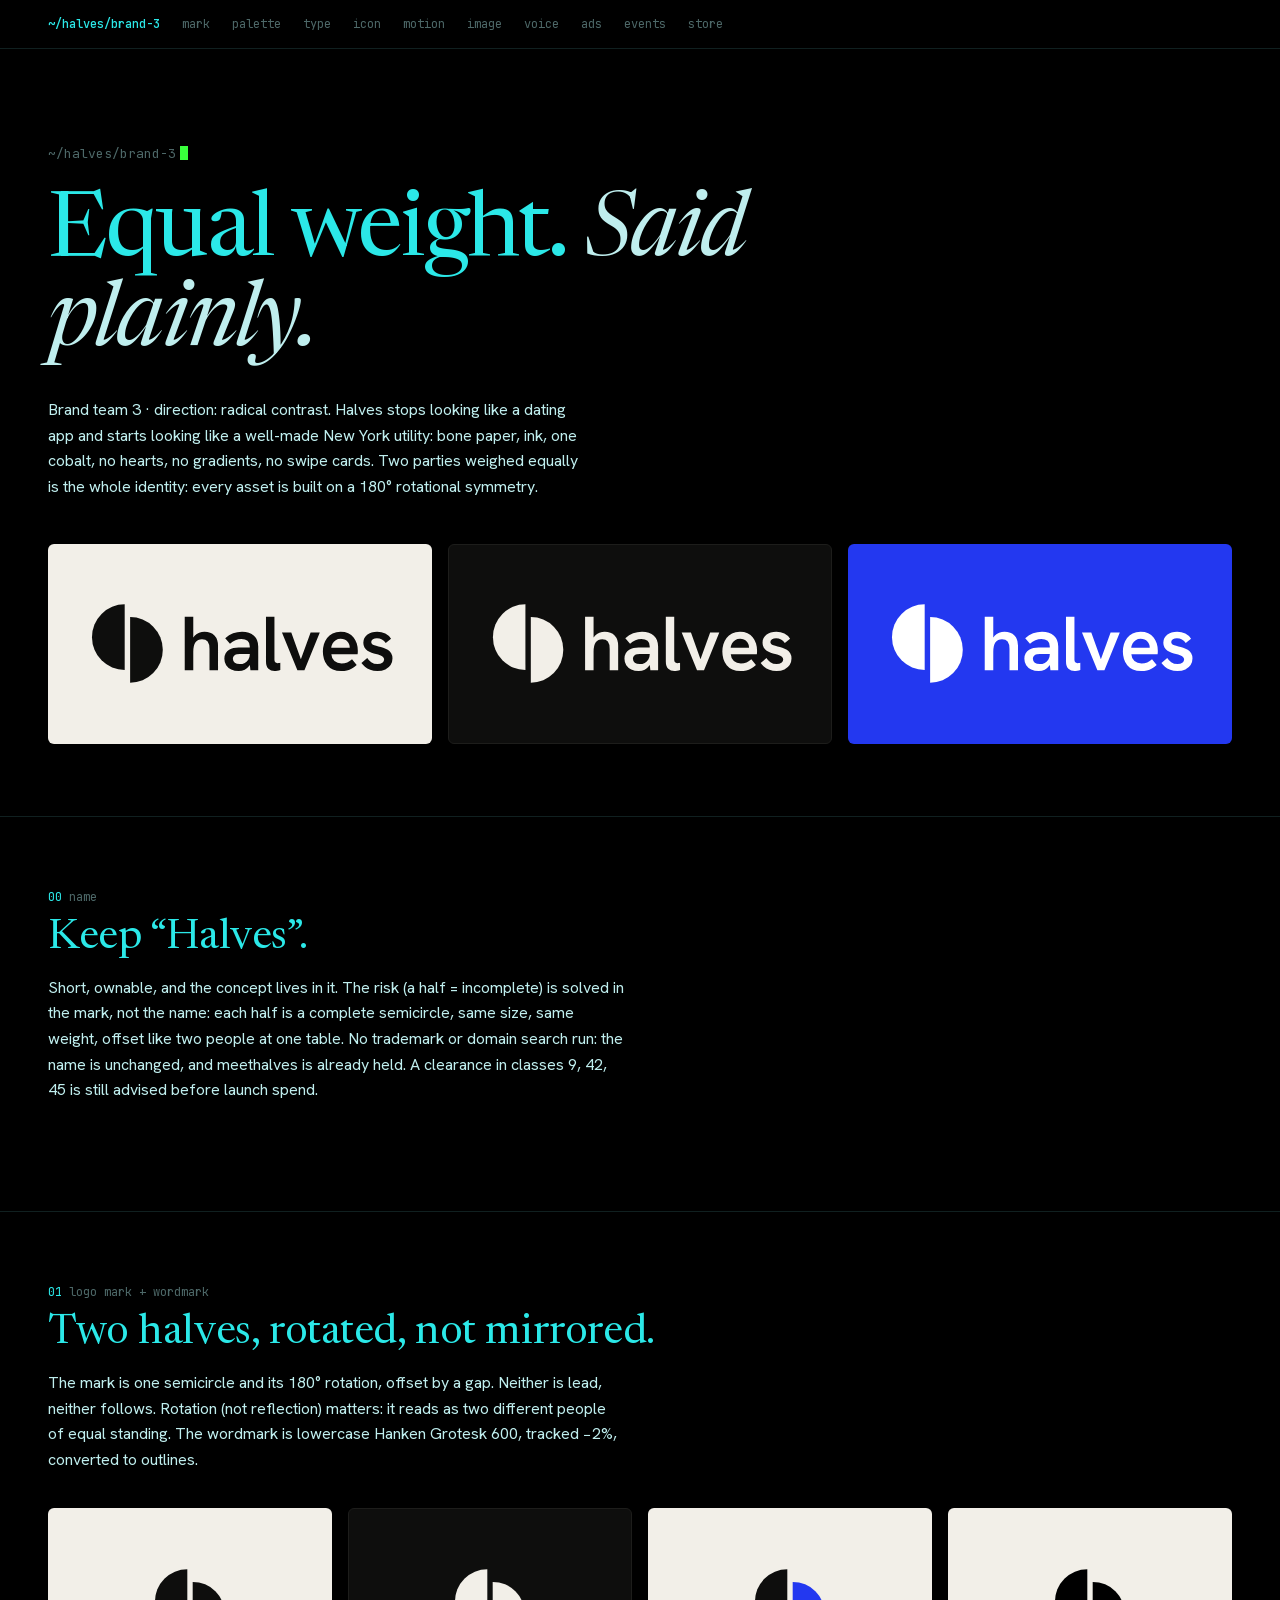
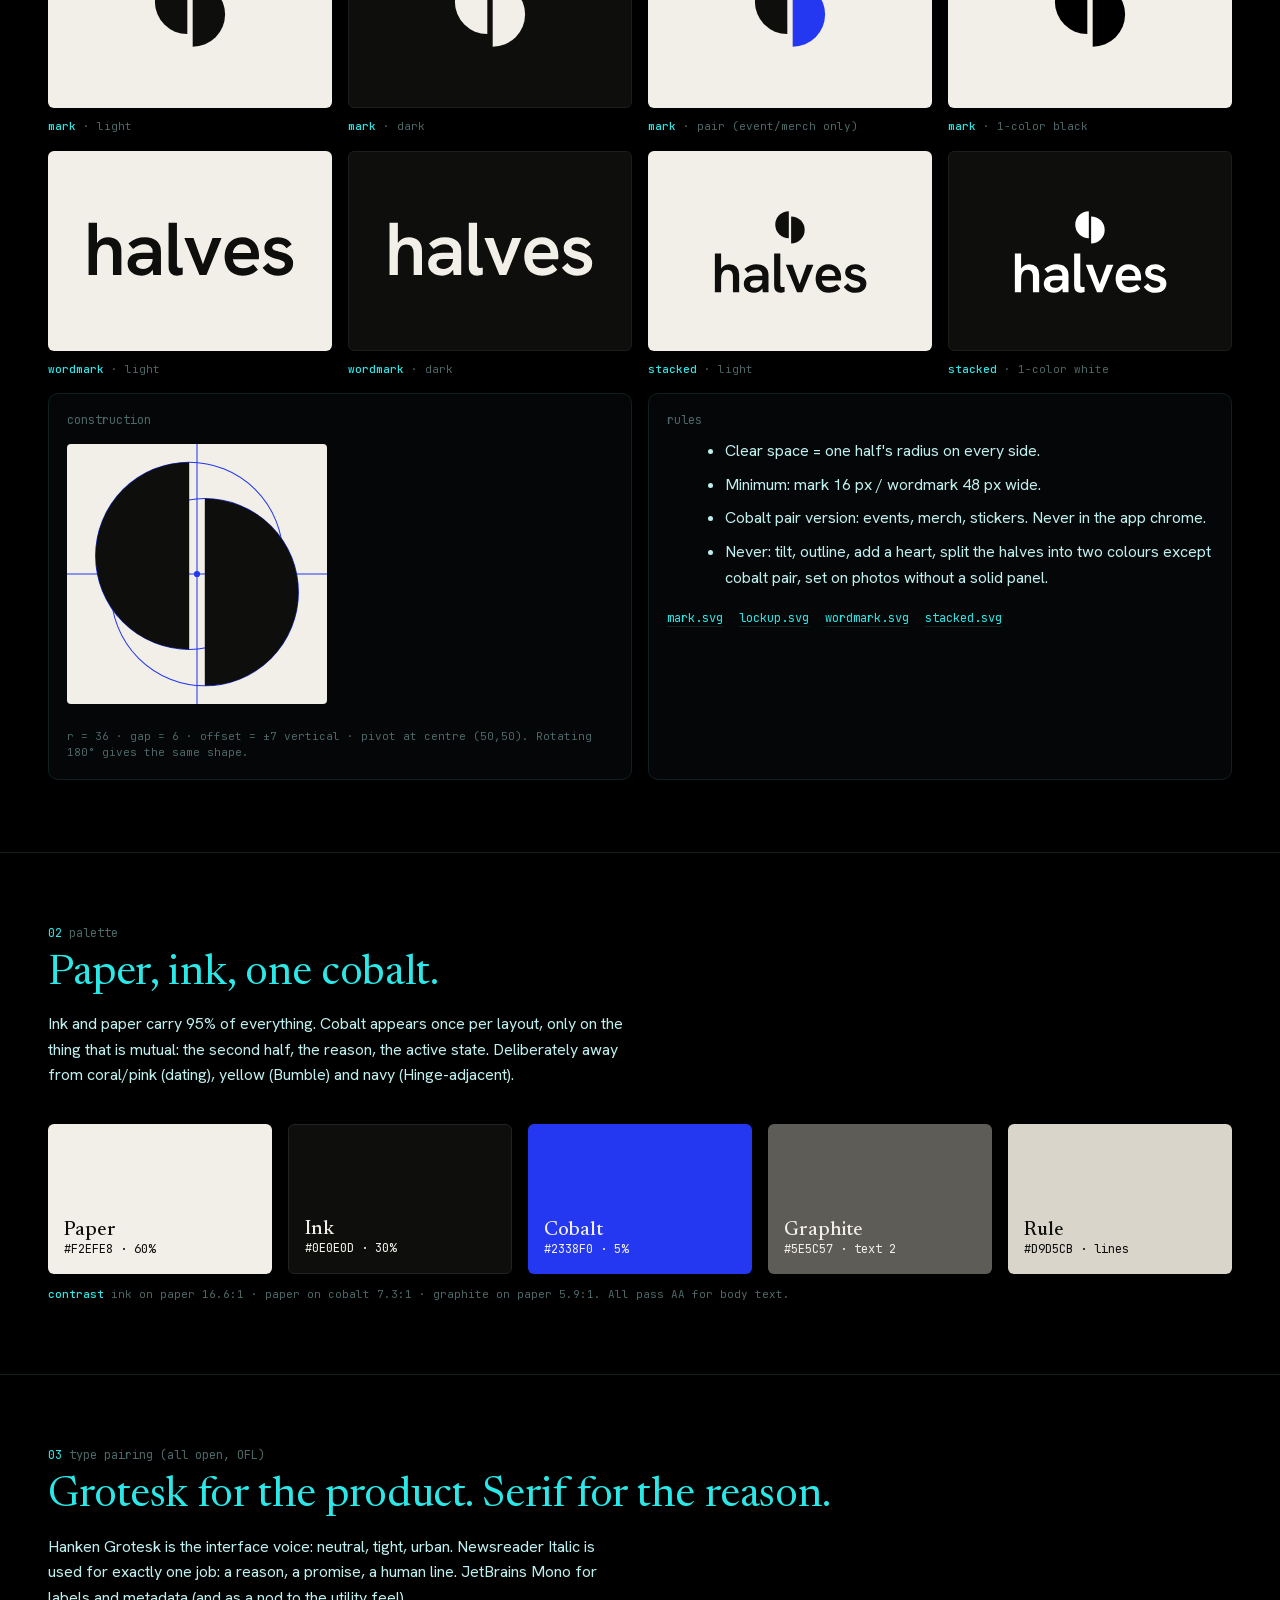
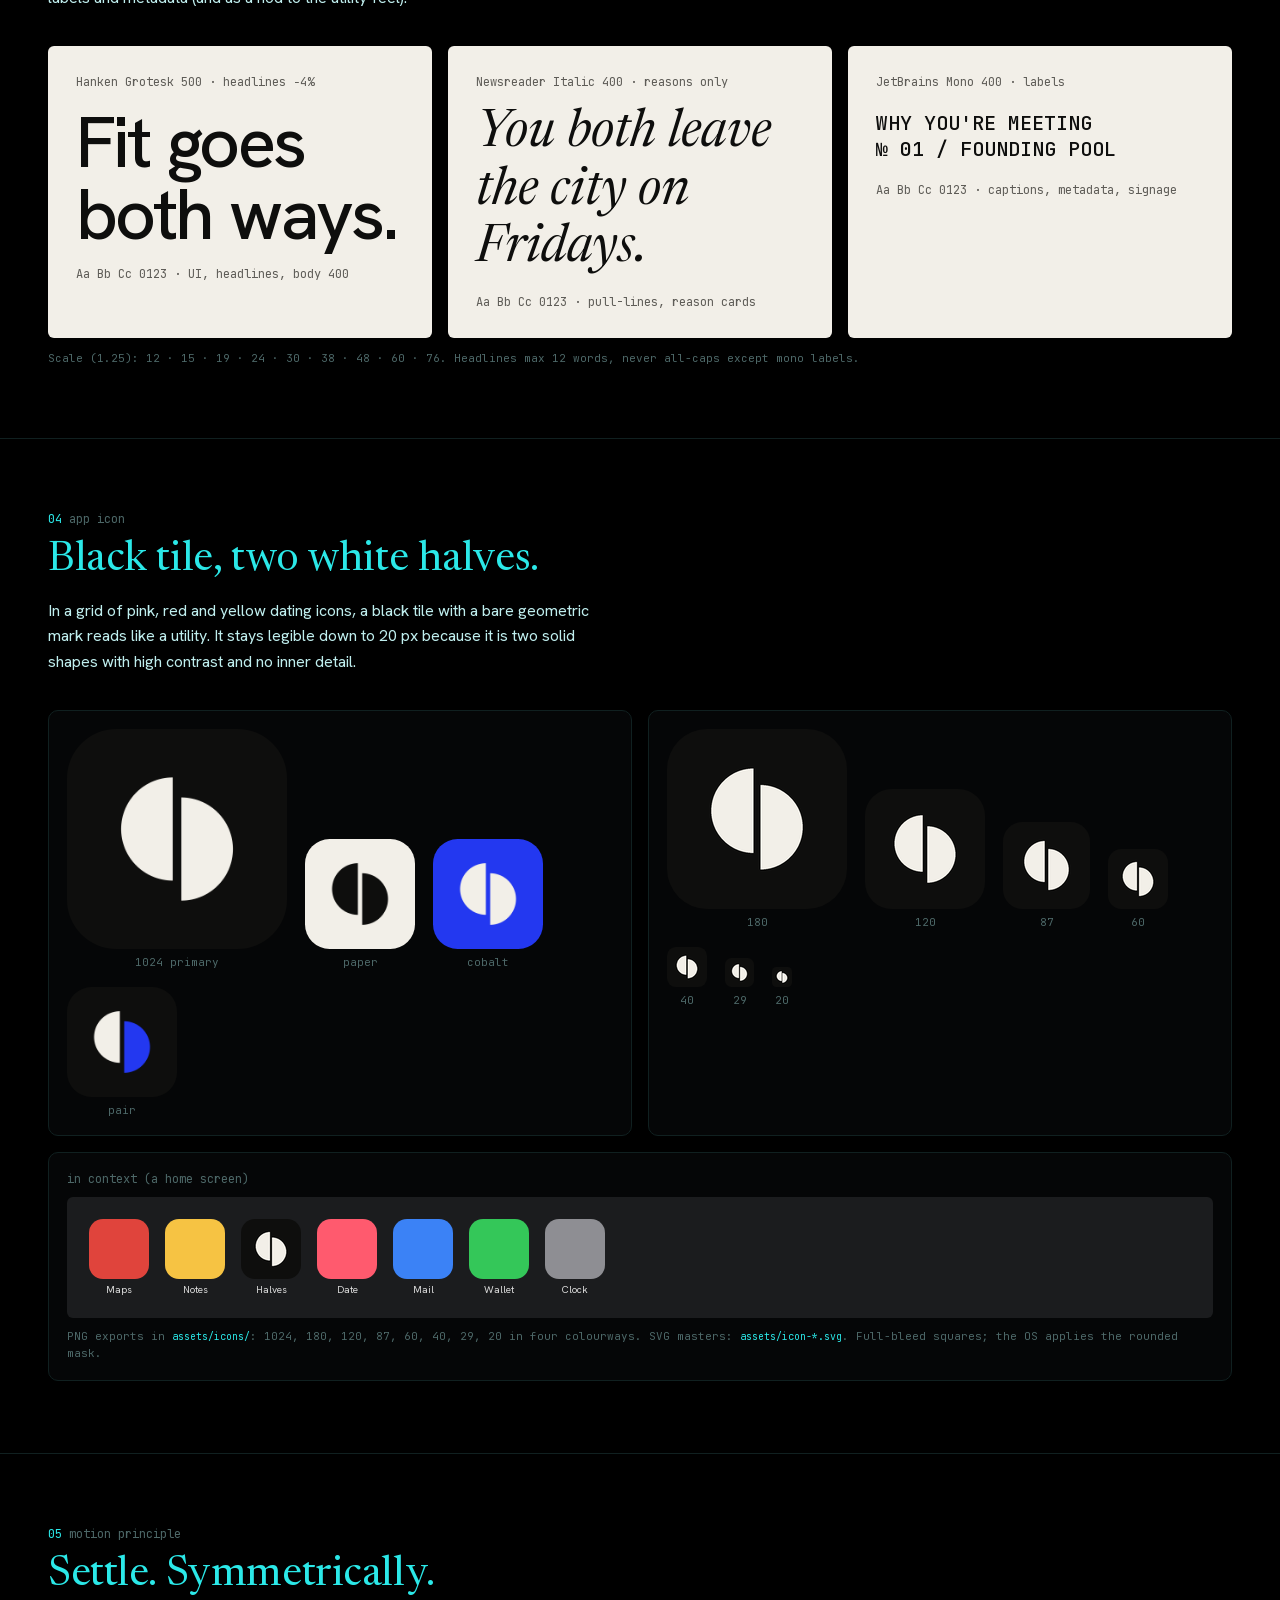
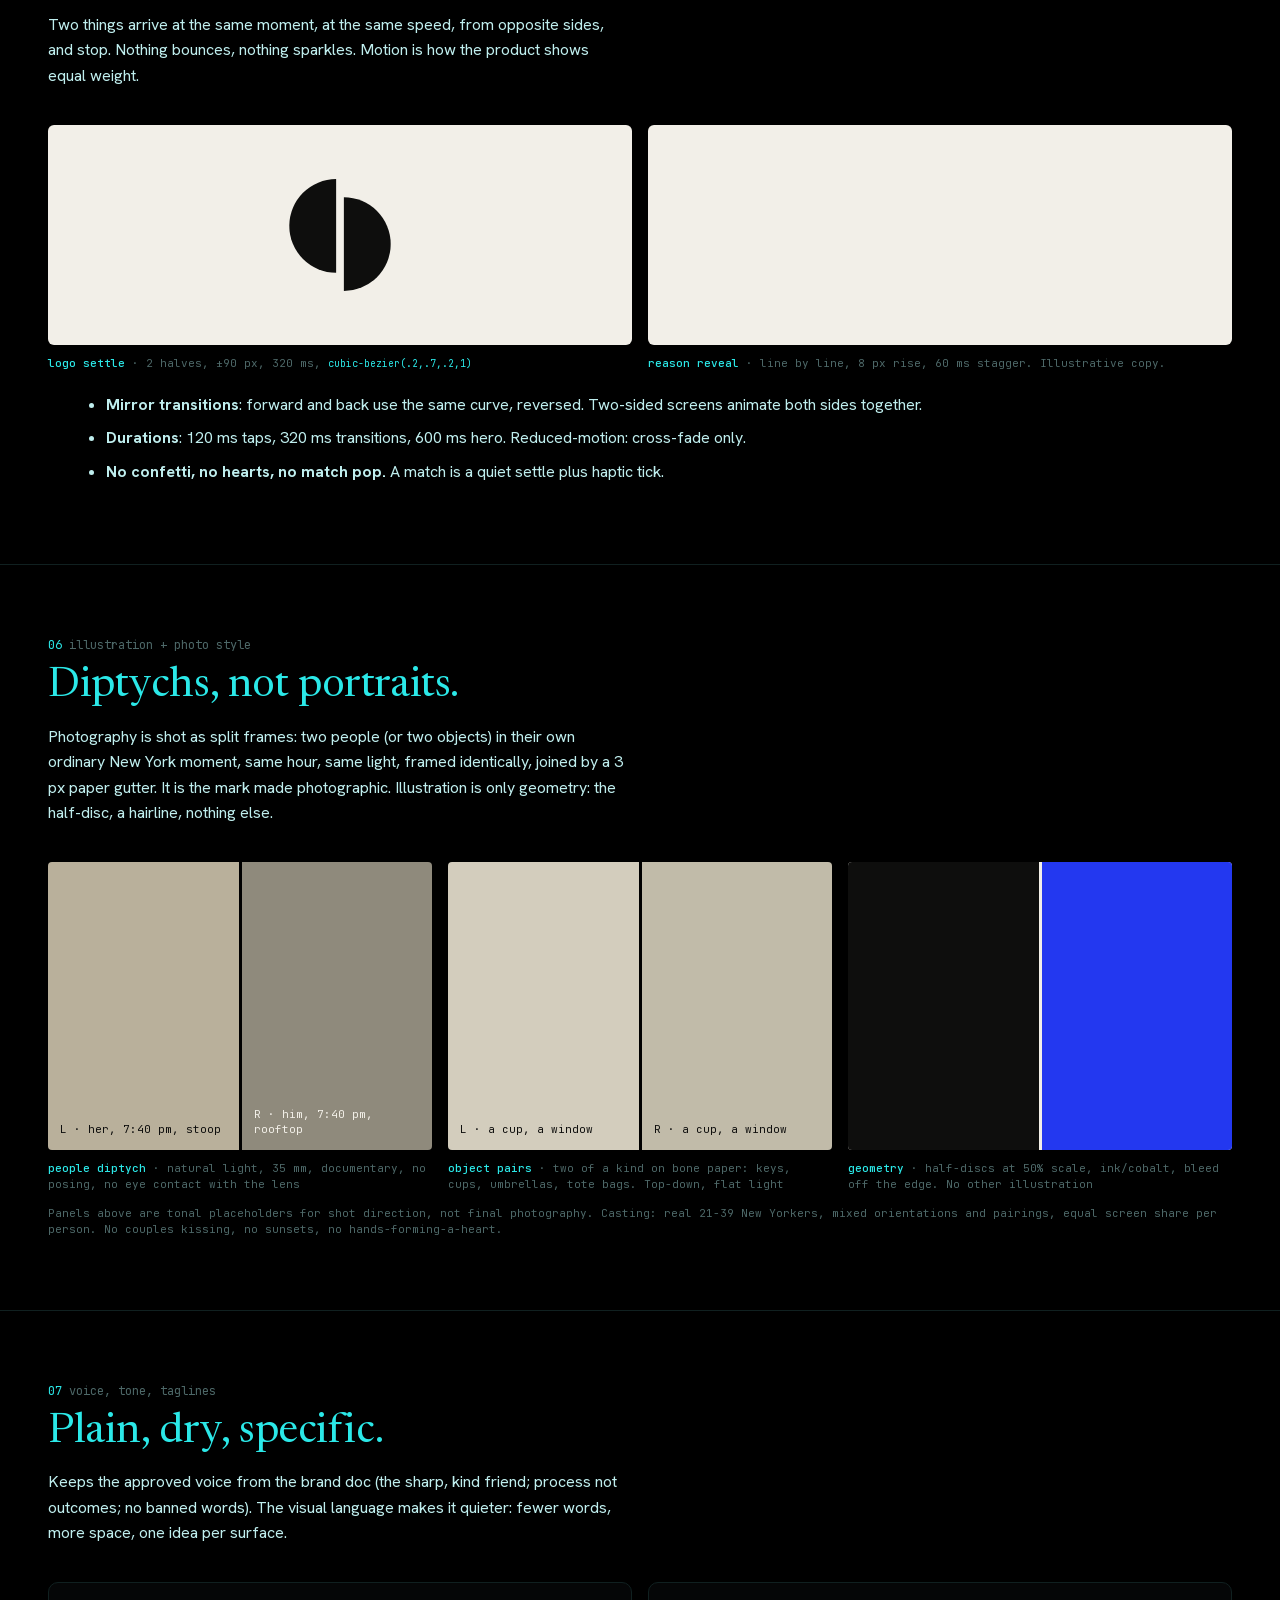
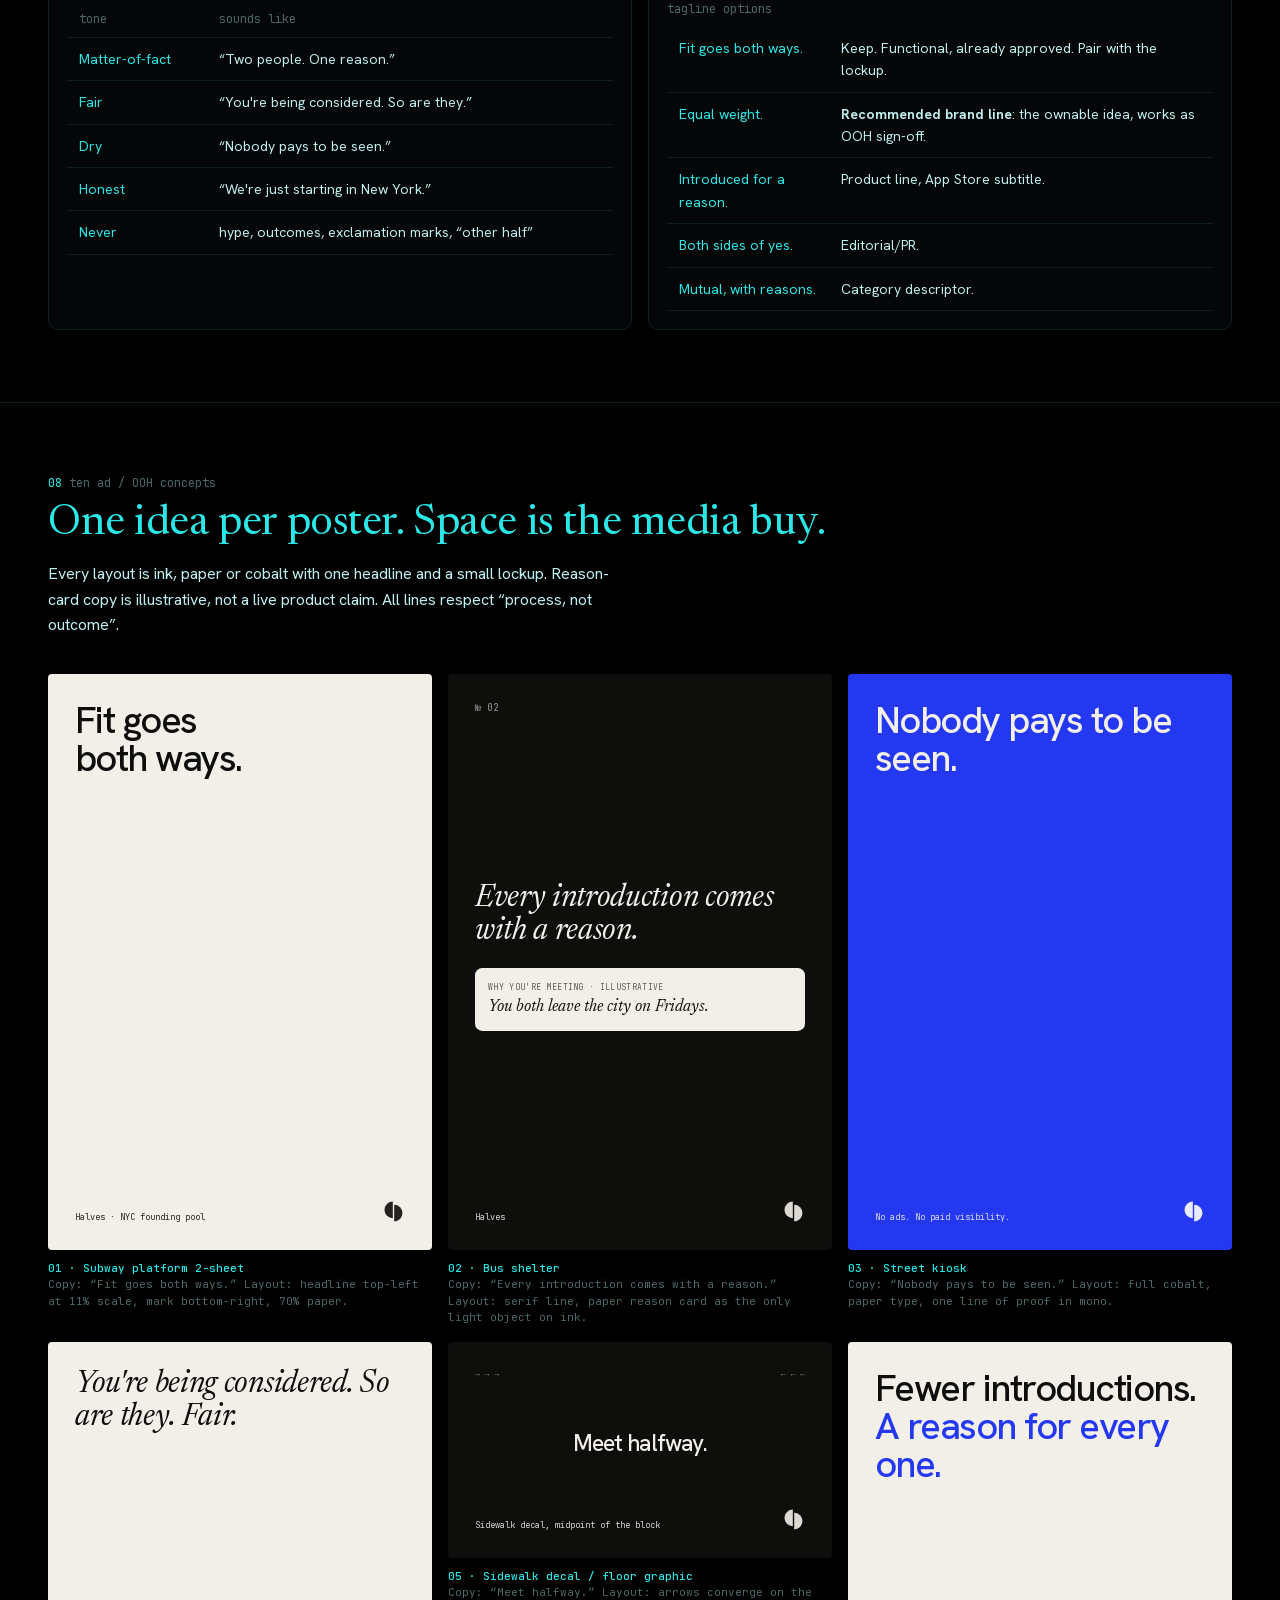
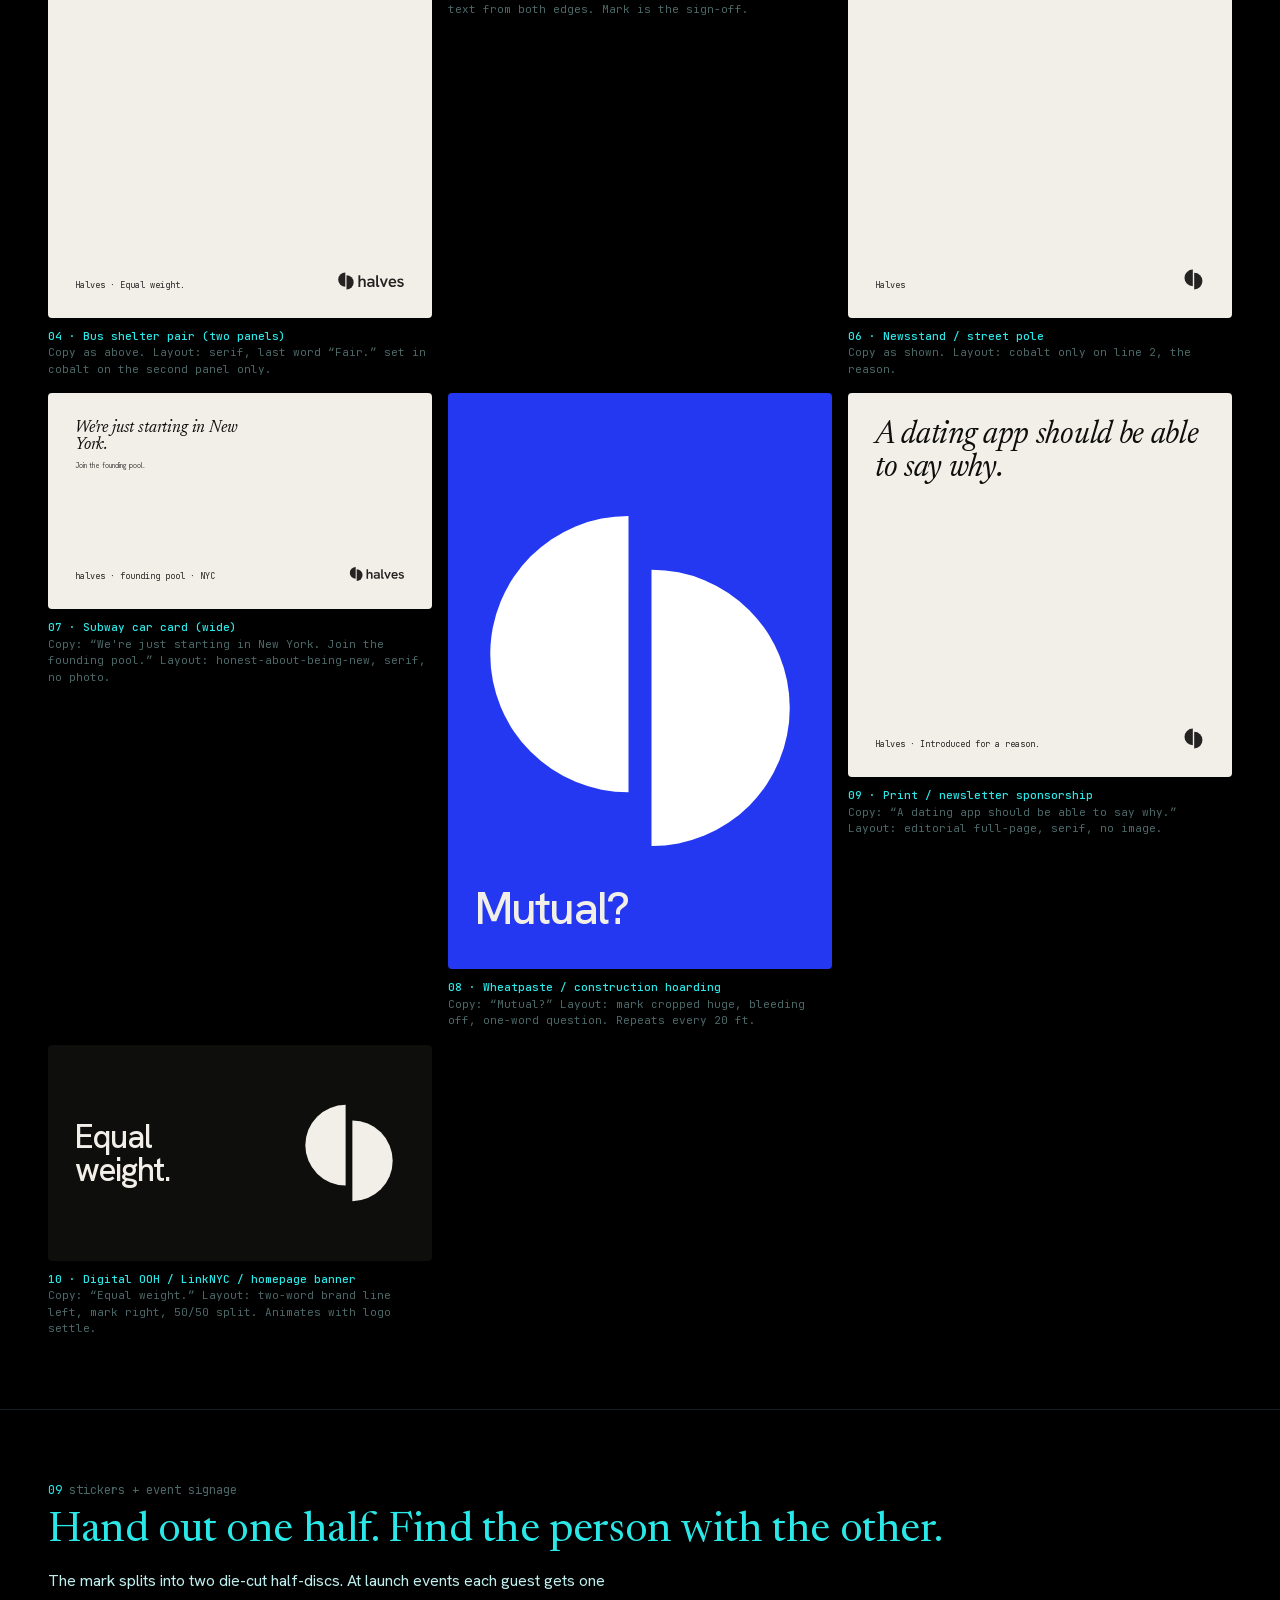
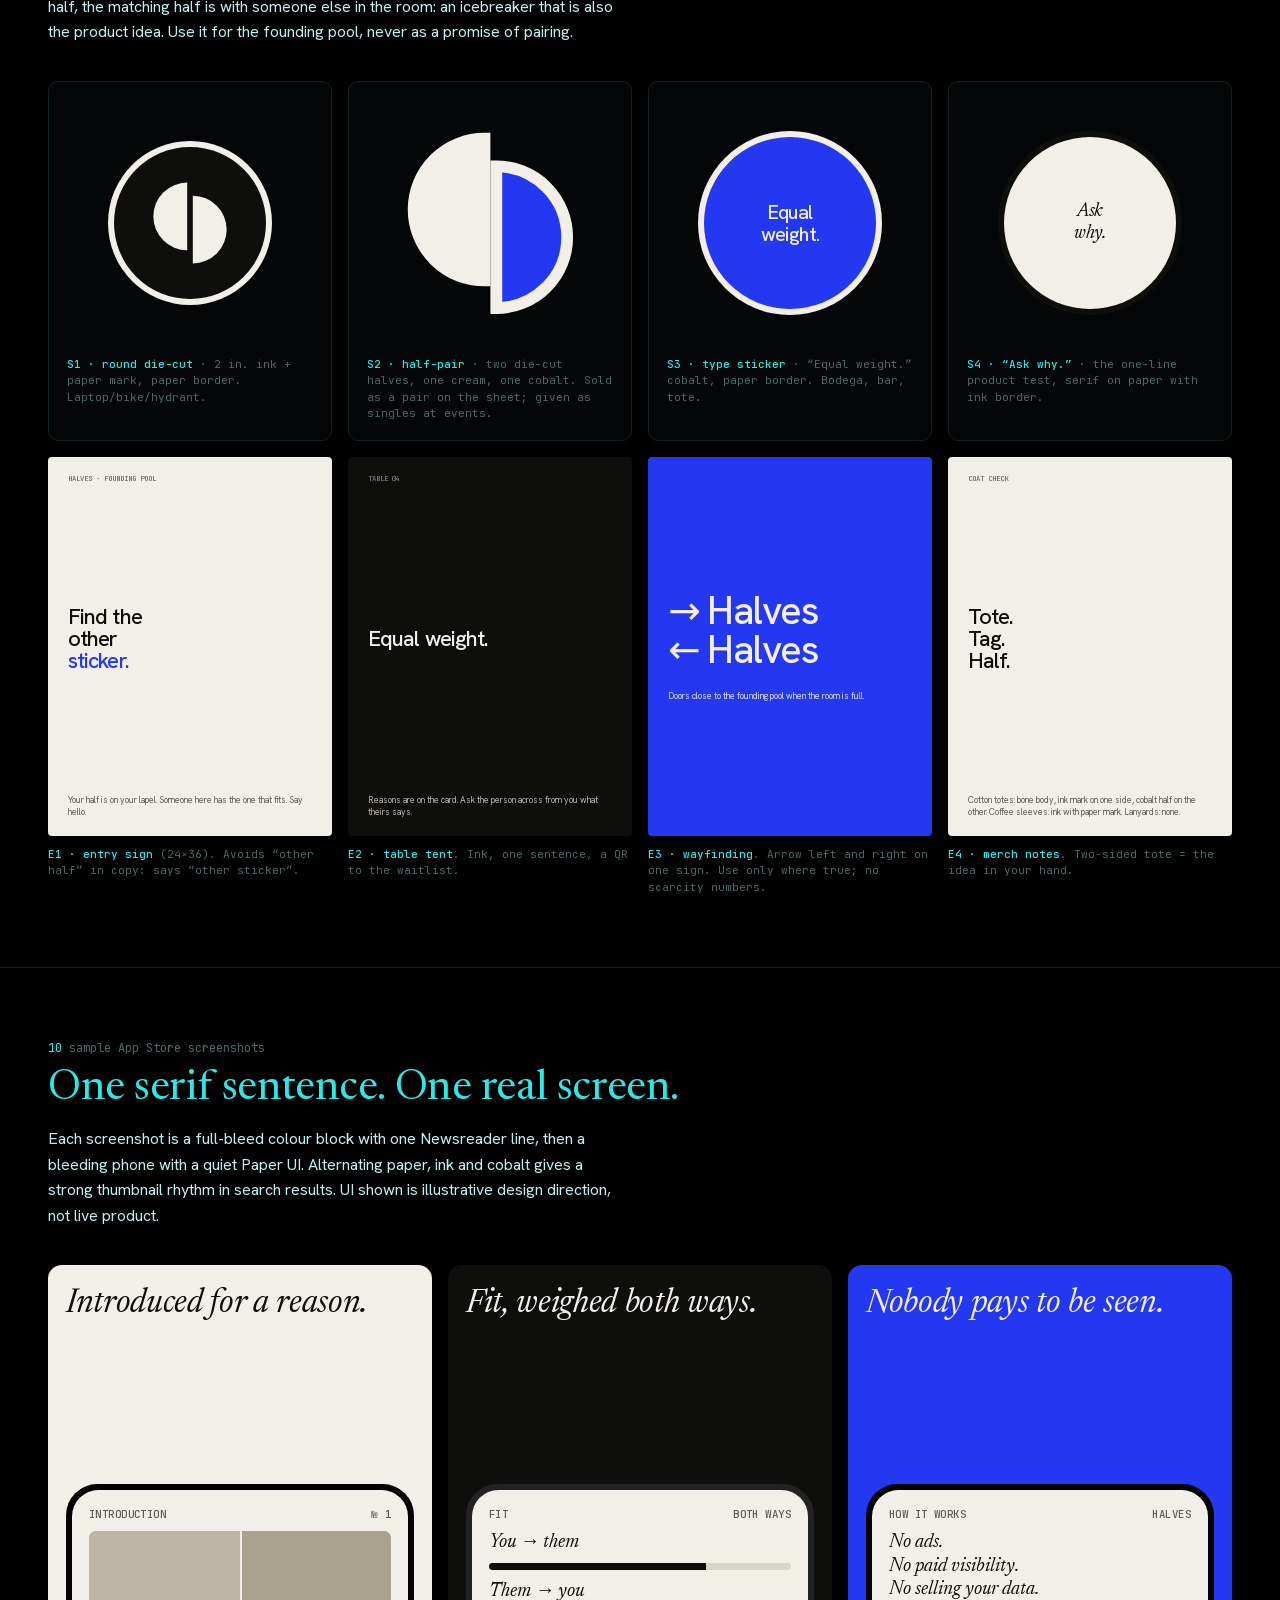
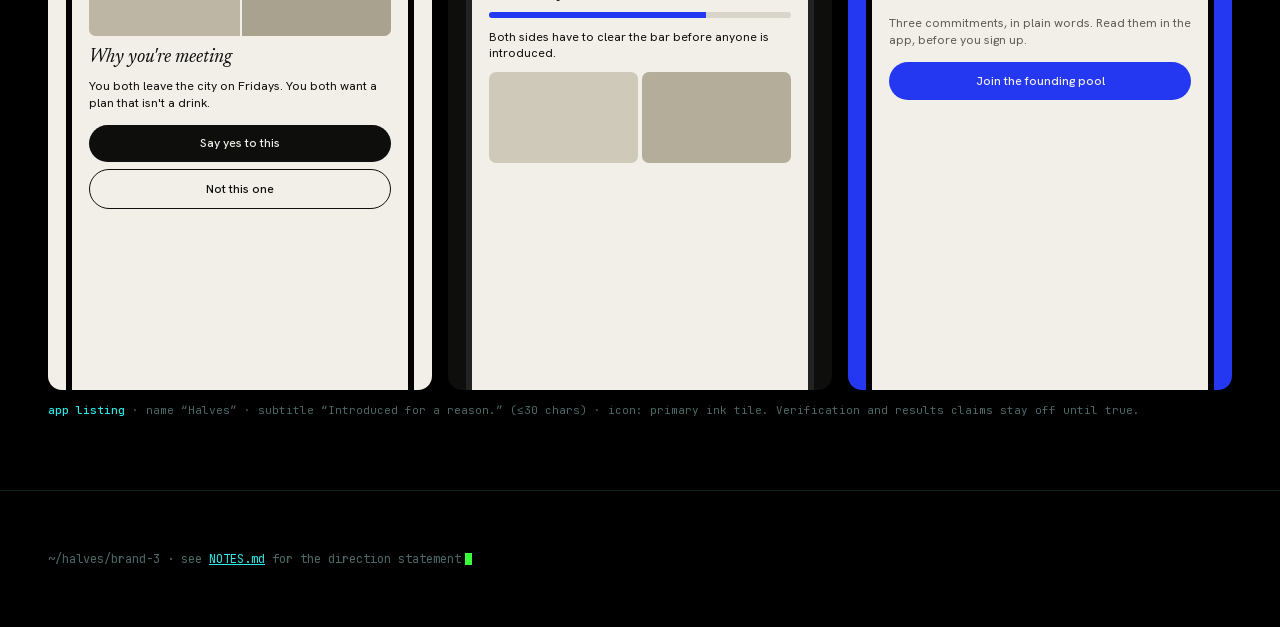
<file: directions/brand-3/index.html>
<!doctype html>
<html lang="en"><head><meta charset="utf-8"><meta name="viewport" content="width=device-width,initial-scale=1">
<title>Halves · Brand 3 · Radical Contrast</title><link rel="icon" href="assets/icon-ink.svg">
<link rel="stylesheet" href="style.css"></head><body>
<div class="top"><div class="wrap"><b>~/halves/brand-3</b><a href="#mark">mark</a><a href="#palette">palette</a><a href="#type">type</a><a href="#icon">icon</a><a href="#motion">motion</a><a href="#image">image</a><a href="#voice">voice</a><a href="#ads">ads</a><a href="#events">events</a><a href="#store">store</a></div></div>

<header class="hero"><div class="wrap">
<div class="path">~/halves/brand-3<span class="cur"></span></div>
<h1>Equal weight. <i>Said plainly.</i></h1>
<p>Brand team 3 · direction: radical contrast. Halves stops looking like a dating app and starts looking like a well-made New York utility: bone paper, ink, one cobalt, no hearts, no gradients, no swipe cards. Two parties weighed equally is the whole identity: every asset is built on a 180° rotational symmetry.</p>
<div class="grid g3" style="margin-top:44px">
<div class="sp l big"><img src="assets/lockup-light.svg" alt="Halves lockup"></div>
<div class="sp d big"><img src="assets/lockup-dark.svg" alt="Halves lockup dark"></div>
<div class="sp c big"><img src="assets/lockup-mono-white.svg" alt="Halves lockup white on cobalt"></div></div>
</div></header>

<section class="sec" id="name"><div class="wrap"><div class="lab"><em>00</em> name</div><h2>Keep “Halves”.</h2>
<p class="lede">Short, ownable, and the concept lives in it. The risk (a half = incomplete) is solved in the mark, not the name: each half is a complete semicircle, same size, same weight, offset like two people at one table. No trademark or domain search run: the name is unchanged, and meethalves is already held. A clearance in classes 9, 42, 45 is still advised before launch spend.</p></div></section>

<section class="sec" id="mark"><div class="wrap"><div class="lab"><em>01</em> logo mark + wordmark</div><h2>Two halves, rotated, not mirrored.</h2>
<p class="lede">The mark is one semicircle and its 180° rotation, offset by a gap. Neither is lead, neither follows. Rotation (not reflection) matters: it reads as two different people of equal standing. The wordmark is lowercase Hanken Grotesk 600, tracked −2%, converted to outlines.</p>
<div class="grid g4">
<div><div class="sp l"><img src="assets/mark-light.svg" alt="mark"></div><div class="cap"><b>mark</b> · light</div></div>
<div><div class="sp d"><img src="assets/mark-dark.svg" alt="mark"></div><div class="cap"><b>mark</b> · dark</div></div>
<div><div class="sp l"><img src="assets/mark-cobalt-pair.svg" alt="mark pair"></div><div class="cap"><b>mark</b> · pair (event/merch only)</div></div>
<div><div class="sp l"><img src="assets/mark-mono-black.svg" alt="mark"></div><div class="cap"><b>mark</b> · 1-color black</div></div>
<div><div class="sp l"><img src="assets/wordmark-light.svg" alt="wordmark"></div><div class="cap"><b>wordmark</b> · light</div></div>
<div><div class="sp d"><img src="assets/wordmark-dark.svg" alt="wordmark"></div><div class="cap"><b>wordmark</b> · dark</div></div>
<div><div class="sp l"><img src="assets/stacked-light.svg" alt="stacked"></div><div class="cap"><b>stacked</b> · light</div></div>
<div><div class="sp d"><img src="assets/stacked-mono-white.svg" alt="stacked"></div><div class="cap"><b>stacked</b> · 1-color white</div></div>
</div>
<div class="grid g2" style="margin-top:16px">
<div class="panel"><div class="lab">construction</div>
<svg viewBox="0 0 100 100" style="width:100%;max-width:260px;background:#F2EFE8;border-radius:4px;margin:6px 0"><g stroke="#2338F0" stroke-width=".4" fill="none"><circle cx="47" cy="43" r="36"/><circle cx="53" cy="57" r="36"/><line x1="50" y1="0" x2="50" y2="100"/><line x1="0" y1="50" x2="100" y2="50"/></g><path fill="#0E0E0D" d="M47 7A36 36 0 0 0 47 79Z"/><path fill="#0E0E0D" d="M53 21A36 36 0 0 1 53 93Z"/><circle cx="50" cy="50" r="1.2" fill="#2338F0"/></svg>
<div class="cap">r = 36 · gap = 6 · offset = ±7 vertical · pivot at centre (50,50). Rotating 180° gives the same shape.</div></div>
<div class="panel"><div class="lab">rules</div><ul class="ol do"><li>Clear space = one half's radius on every side.</li><li>Minimum: mark 16 px / wordmark 48 px wide.</li><li>Cobalt pair version: events, merch, stickers. Never in the app chrome.</li><li>Never: tilt, outline, add a heart, split the halves into two colours except cobalt pair, set on photos without a solid panel.</li></ul>
<div class="dl" style="margin-top:14px"><a href="assets/mark-light.svg">mark.svg</a><a href="assets/lockup-light.svg">lockup.svg</a><a href="assets/wordmark-light.svg">wordmark.svg</a><a href="assets/stacked-light.svg">stacked.svg</a></div></div>
</div></div></section>

<section class="sec" id="palette"><div class="wrap"><div class="lab"><em>02</em> palette</div><h2>Paper, ink, one cobalt.</h2>
<p class="lede">Ink and paper carry 95% of everything. Cobalt appears once per layout, only on the thing that is mutual: the second half, the reason, the active state. Deliberately away from coral/pink (dating), yellow (Bumble) and navy (Hinge-adjacent).</p>
<div class="grid g5">
<div class="sw" style="background:#F2EFE8;color:#0E0E0D"><b>Paper</b>#F2EFE8 · 60%</div>
<div class="sw" style="background:#0E0E0D;color:#F2EFE8;border:1px solid #222"><b>Ink</b>#0E0E0D · 30%</div>
<div class="sw" style="background:#2338F0;color:#F2EFE8"><b>Cobalt</b>#2338F0 · 5%</div>
<div class="sw" style="background:#5E5C57;color:#F2EFE8"><b>Graphite</b>#5E5C57 · text 2</div>
<div class="sw" style="background:#D9D5CB;color:#0E0E0D"><b>Rule</b>#D9D5CB · lines</div></div>
<div class="cap" style="margin-top:12px"><b>contrast</b> ink on paper 16.6:1 · paper on cobalt 7.3:1 · graphite on paper 5.9:1. All pass AA for body text.</div></div></section>

<section class="sec" id="type"><div class="wrap"><div class="lab"><em>03</em> type pairing (all open, OFL)</div><h2>Grotesk for the product. Serif for the reason.</h2>
<p class="lede">Hanken Grotesk is the interface voice: neutral, tight, urban. Newsreader Italic is used for exactly one job: a reason, a promise, a human line. JetBrains Mono for labels and metadata (and as a nod to the utility feel).</p>
<div class="grid g3">
<div class="light"><div class="m">Hanken Grotesk 500 · headlines −4%</div><div class="type1" style="margin:16px 0">Fit goes both ways.</div><div class="m">Aa Bb Cc 0123 · UI, headlines, body 400</div></div>
<div class="light"><div class="m">Newsreader Italic 400 · reasons only</div><div class="type2" style="margin:16px 0">You both leave the city on Fridays.</div><div class="m">Aa Bb Cc 0123 · pull-lines, reason cards</div></div>
<div class="light"><div class="m">JetBrains Mono 400 · labels</div><div style="font:500 20px var(--mono);margin:20px 0">WHY YOU'RE MEETING<br>№ 01 / FOUNDING POOL</div><div class="m">Aa Bb Cc 0123 · captions, metadata, signage</div></div></div>
<div class="cap" style="margin-top:12px">Scale (1.25): 12 · 15 · 19 · 24 · 30 · 38 · 48 · 60 · 76. Headlines max 12 words, never all-caps except mono labels.</div></div></section>

<section class="sec" id="icon"><div class="wrap"><div class="lab"><em>04</em> app icon</div><h2>Black tile, two white halves.</h2>
<p class="lede">In a grid of pink, red and yellow dating icons, a black tile with a bare geometric mark reads like a utility. It stays legible down to 20 px because it is two solid shapes with high contrast and no inner detail.</p>
<div class="grid g2">
<div class="panel"><div class="icons">
<figure><img src="assets/icons/icon-ink-1024.png" width="220" alt="icon 1024">1024 primary</figure>
<figure><img src="assets/icons/icon-paper-1024.png" width="110" alt="icon paper">paper</figure>
<figure><img src="assets/icons/icon-cobalt-1024.png" width="110" alt="icon cobalt">cobalt</figure>
<figure><img src="assets/icons/icon-pair-1024.png" width="110" alt="icon pair">pair</figure></div></div>
<div class="panel"><div class="icons">
<figure><img src="assets/icons/icon-ink-180.png" width="180" alt="">180</figure>
<figure><img src="assets/icons/icon-ink-120.png" width="120" alt="">120</figure>
<figure><img src="assets/icons/icon-ink-87.png" width="87" alt="">87</figure>
<figure><img src="assets/icons/icon-ink-60.png" width="60" alt="">60</figure>
<figure><img src="assets/icons/icon-ink-40.png" width="40" alt="">40</figure>
<figure><img src="assets/icons/icon-ink-29.png" width="29" alt="">29</figure>
<figure><img src="assets/icons/icon-ink-20.png" width="20" alt="">20</figure></div></div></div>
<div class="panel" style="margin-top:16px"><div class="lab">in context (a home screen)</div><div class="home">
<div><i style="background:#e0443c"></i>Maps</div><div><i style="background:#f6c343"></i>Notes</div><div><img src="assets/icons/icon-ink-60.png" width="60" alt="">Halves</div><div><i style="background:#ff5a6e"></i>Date</div><div><i style="background:#3b82f6"></i>Mail</div><div><i style="background:#34c759"></i>Wallet</div><div><i style="background:#8e8e93"></i>Clock</div></div>
<div class="cap">PNG exports in <code>assets/icons/</code>: 1024, 180, 120, 87, 60, 40, 29, 20 in four colourways. SVG masters: <code>assets/icon-*.svg</code>. Full-bleed squares; the OS applies the rounded mask.</div></div></div></section>

<section class="sec" id="motion"><div class="wrap"><div class="lab"><em>05</em> motion principle</div><h2>Settle. Symmetrically.</h2>
<p class="lede">Two things arrive at the same moment, at the same speed, from opposite sides, and stop. Nothing bounces, nothing sparkles. Motion is how the product shows equal weight.</p>
<div class="grid g2"><div><div class="stage"><svg viewBox="0 0 100 100"><path class="hl" fill="#0E0E0D" d="M47 7A36 36 0 0 0 47 79Z"/><path class="hr" fill="#0E0E0D" d="M53 21A36 36 0 0 1 53 93Z"/></svg></div><div class="cap"><b>logo settle</b> · 2 halves, ±90 px, 320 ms, <code>cubic-bezier(.2,.7,.2,1)</code></div></div>
<div><div class="stage reasonline" style="flex-direction:column;align-items:flex-start;padding:0 12%;justify-content:center;gap:6px;color:#0E0E0D"><span style="font:11px var(--mono);color:#5E5C57">WHY YOU'RE MEETING</span><span style="font:italic 400 26px var(--ser)">You both read the last page first.</span><span style="font:italic 400 26px var(--ser)">You both say no to Tuesdays.</span></div><div class="cap"><b>reason reveal</b> · line by line, 8 px rise, 60 ms stagger. Illustrative copy.</div></div></div>
<ul class="ol do" style="margin-top:20px"><li><b>Mirror transitions</b>: forward and back use the same curve, reversed. Two-sided screens animate both sides together.</li><li><b>Durations</b>: 120 ms taps, 320 ms transitions, 600 ms hero. Reduced-motion: cross-fade only.</li><li><b>No confetti, no hearts, no match pop.</b> A match is a quiet settle plus haptic tick.</li></ul></div></section>

<section class="sec" id="image"><div class="wrap"><div class="lab"><em>06</em> illustration + photo style</div><h2>Diptychs, not portraits.</h2>
<p class="lede">Photography is shot as split frames: two people (or two objects) in their own ordinary New York moment, same hour, same light, framed identically, joined by a 3 px paper gutter. It is the mark made photographic. Illustration is only geometry: the half-disc, a hairline, nothing else.</p>
<div class="grid g3">
<div><div class="dip"><div style="background:#b9b09b;color:#0E0E0D">L · her, 7:40 pm, stoop</div><div style="background:#8f8a7c;color:#F2EFE8">R · him, 7:40 pm, rooftop</div></div><div class="cap"><b>people diptych</b> · natural light, 35 mm, documentary, no posing, no eye contact with the lens</div></div>
<div><div class="dip"><div style="background:#d3cdbd;color:#0E0E0D">L · a cup, a window</div><div style="background:#c1bba9;color:#0E0E0D">R · a cup, a window</div></div><div class="cap"><b>object pairs</b> · two of a kind on bone paper: keys, cups, umbrellas, tote bags. Top-down, flat light</div></div>
<div><div class="dip" style="background:#F2EFE8"><div style="background:#0E0E0D"></div><div style="background:#2338F0"></div></div><div class="cap"><b>geometry</b> · half-discs at 50% scale, ink/cobalt, bleed off the edge. No other illustration</div></div></div>
<div class="cap" style="margin-top:12px">Panels above are tonal placeholders for shot direction, not final photography. Casting: real 21-39 New Yorkers, mixed orientations and pairings, equal screen share per person. No couples kissing, no sunsets, no hands-forming-a-heart.</div></div></section>

<section class="sec" id="voice"><div class="wrap"><div class="lab"><em>07</em> voice, tone, taglines</div><h2>Plain, dry, specific.</h2>
<p class="lede">Keeps the approved voice from the brand doc (the sharp, kind friend; process not outcomes; no banned words). The visual language makes it quieter: fewer words, more space, one idea per surface.</p>
<div class="grid g2"><div class="panel"><table><tr><th>tone</th><th>sounds like</th></tr><tr><td>Matter-of-fact</td><td class="do">“Two people. One reason.”</td></tr><tr><td>Fair</td><td class="do">“You're being considered. So are they.”</td></tr><tr><td>Dry</td><td class="do">“Nobody pays to be seen.”</td></tr><tr><td>Honest</td><td class="do">“We're just starting in New York.”</td></tr><tr><td>Never</td><td class="do">hype, outcomes, exclamation marks, “other half”</td></tr></table></div>
<div class="panel"><div class="lab">tagline options</div><table>
<tr><td>Fit goes both ways.</td><td class="do">Keep. Functional, already approved. Pair with the lockup.</td></tr>
<tr><td>Equal weight.</td><td class="do"><b>Recommended brand line</b>: the ownable idea, works as OOH sign-off.</td></tr>
<tr><td>Introduced for a reason.</td><td class="do">Product line, App Store subtitle.</td></tr>
<tr><td>Both sides of yes.</td><td class="do">Editorial/PR.</td></tr>
<tr><td>Mutual, with reasons.</td><td class="do">Category descriptor.</td></tr></table></div></div></div></section>

<section class="sec" id="ads"><div class="wrap"><div class="lab"><em>08</em> ten ad / OOH concepts</div><h2>One idea per poster. Space is the media buy.</h2>
<p class="lede">Every layout is ink, paper or cobalt with one headline and a small lockup. Reason-card copy is illustrative, not a live product claim. All lines respect “process, not outcome”.</p>
<div class="grid g3">

<div><div class="poster l tall"><h3>Fit goes<br>both ways.</h3><div class="foot"><span>Halves · NYC founding pool</span><img src="assets/mark-light.svg" alt=""></div></div><div class="nc"><b>01 · Subway platform 2-sheet</b><br>Copy: “Fit goes both ways.” Layout: headline top-left at 11% scale, mark bottom-right, 70% paper.</div></div>

<div><div class="poster d tall"><div style="font:400 3cqw var(--mono);opacity:.6">№ 02</div><div><h3 class="s" style="margin-bottom:6cqw">Every introduction comes with a reason.</h3><div class="rcard"><small>WHY YOU'RE MEETING · ILLUSTRATIVE</small><em>You both leave the city on Fridays.</em></div></div><div class="foot"><span>Halves</span><img src="assets/mark-dark.svg" alt=""></div></div><div class="nc"><b>02 · Bus shelter</b><br>Copy: “Every introduction comes with a reason.” Layout: serif line, paper reason card as the only light object on ink.</div></div>

<div><div class="poster c tall"><h3>Nobody pays to be seen.</h3><div class="foot"><span>No ads. No paid visibility.</span><img src="assets/mark-mono-white.svg" alt=""></div></div><div class="nc"><b>03 · Street kiosk</b><br>Copy: “Nobody pays to be seen.” Layout: full cobalt, paper type, one line of proof in mono.</div></div>

<div><div class="poster l tall"><h3 class="s">You're being considered. So are they. Fair.</h3><div class="foot"><span>Halves · Equal weight.</span><img src="assets/lockup-light.svg" class="lock" alt=""></div></div><div class="nc"><b>04 · Bus shelter pair (two panels)</b><br>Copy as above. Layout: serif, last word “Fair.” set in cobalt on the second panel only.</div></div>

<div><div class="poster d wide"><div style="font:400 2.4cqw var(--mono);opacity:.6;display:flex;justify-content:space-between"><span>→ → →</span><span>← ← ←</span></div><h3 style="text-align:center">Meet halfway.</h3><div class="foot"><span>Sidewalk decal, midpoint of the block</span><img src="assets/mark-dark.svg" alt=""></div></div><div class="nc"><b>05 · Sidewalk decal / floor graphic</b><br>Copy: “Meet halfway.” Layout: arrows converge on the text from both edges. Mark is the sign-off.</div></div>

<div><div class="poster l tall"><h3>Fewer introductions.<br><span style="color:#2338F0">A reason for every one.</span></h3><div class="foot"><span>Halves</span><img src="assets/mark-light.svg" alt=""></div></div><div class="nc"><b>06 · Newsstand / street pole</b><br>Copy as shown. Layout: cobalt only on line 2, the reason.</div></div>

<div><div class="poster l wide"><div style="max-width:60%"><h3 class="s" style="font-size:5cqw">We're just starting in New York.</h3><div class="sub" style="margin-top:2cqw;font-size:2.2cqw">Join the founding pool.</div></div><div class="foot"><span>halves · founding pool · NYC</span><img src="assets/lockup-light.svg" class="lock" style="height:5cqw" alt=""></div></div><div class="nc"><b>07 · Subway car card (wide)</b><br>Copy: “We're just starting in New York. Join the founding pool.” Layout: honest-about-being-new, serif, no photo.</div></div>

<div><div class="poster c tall" style="padding:0"><div style="position:absolute;inset:0;display:flex;align-items:center;justify-content:center"><img src="assets/mark-mono-white.svg" style="width:120%;max-width:none" alt=""></div><h3 style="position:absolute;left:7cqw;bottom:7cqw;font-size:12cqw;mix-blend-mode:normal;background:var(--cob);padding:2cqw 3cqw 3cqw 0">Mutual?</h3></div><div class="nc"><b>08 · Wheatpaste / construction hoarding</b><br>Copy: “Mutual?” Layout: mark cropped huge, bleeding off, one-word question. Repeats every 20 ft.</div></div>

<div><div class="poster l sq"><h3 class="s">A dating app should be able to say why.</h3><div class="foot"><span>Halves · Introduced for a reason.</span><img src="assets/mark-light.svg" alt=""></div></div><div class="nc"><b>09 · Print / newsletter sponsorship</b><br>Copy: “A dating app should be able to say why.” Layout: editorial full-page, serif, no image.</div></div>

<div><div class="poster d wide"><div style="display:flex;align-items:center;justify-content:space-between;height:100%"><h3 style="font-size:10cqw">Equal<br>weight.</h3><img src="assets/mark-dark.svg" style="height:34cqw;width:auto" alt=""></div></div><div class="nc"><b>10 · Digital OOH / LinkNYC / homepage banner</b><br>Copy: “Equal weight.” Layout: two-word brand line left, mark right, 50/50 split. Animates with logo settle.</div></div>
</div></div></section>

<section class="sec" id="events"><div class="wrap"><div class="lab"><em>09</em> stickers + event signage</div><h2>Hand out one half. Find the person with the other.</h2>
<p class="lede">The mark splits into two die-cut half-discs. At launch events each guest gets one half, the matching half is with someone else in the room: an icebreaker that is also the product idea. Use it for the founding pool, never as a promise of pairing.</p>
<div class="grid g4">
<div class="panel"><div class="stk"><div class="dc" style="width:62%"><img src="assets/mark-dark.svg" style="width:62%" alt=""></div></div><div class="cap"><b>S1 · round die-cut</b> · 2 in. ink + paper mark, paper border. Laptop/bike/hydrant.</div></div>
<div class="panel"><div class="stk" style="gap:0"><svg viewBox="0 0 100 100" style="width:80%"><path fill="#F2EFE8" stroke="#F2EFE8" stroke-width="6" d="M47 7A36 36 0 0 0 47 79Z"/><path fill="#2338F0" stroke="#F2EFE8" stroke-width="6" d="M53 21A36 36 0 0 1 53 93Z"/><path fill="#F2EFE8" d="M47 7A36 36 0 0 0 47 79Z" opacity="0"/></svg></div><div class="cap"><b>S2 · half-pair</b> · two die-cut halves, one cream, one cobalt. Sold as a pair on the sheet; given as singles at events.</div></div>
<div class="panel"><div class="stk"><div class="dc" style="background:#2338F0;font-size:20px;text-align:center;line-height:1.1;padding:10%">Equal<br>weight.</div></div><div class="cap"><b>S3 · type sticker</b> · “Equal weight.” cobalt, paper border. Bodega, bar, tote.</div></div>
<div class="panel"><div class="stk"><div class="dc" style="background:#F2EFE8;color:#0E0E0D;font:italic 400 19px var(--ser);text-align:center;line-height:1.15;padding:10%;box-shadow:0 0 0 6px #0E0E0D">Ask<br>why.</div></div><div class="cap"><b>S4 · “Ask why.”</b> · the one-line product test, serif on paper with ink border.</div></div></div>
<div class="grid g4" style="margin-top:16px">
<div><div class="sign"><div style="font:3cqw var(--mono);color:#5E5C57">HALVES · FOUNDING POOL</div><h4>Find the<br>other<br><span style="color:#2338F0">sticker.</span></h4><p>Your half is on your lapel. Someone here has the one that fits. Say hello.</p></div><div class="cap"><b>E1 · entry sign</b> (24×36). Avoids “other half” in copy: says “other sticker”.</div></div>
<div><div class="sign" style="background:#0E0E0D;color:#F2EFE8"><div style="font:3cqw var(--mono);color:#8c887e">TABLE 04</div><h4>Equal weight.</h4><p style="color:#b9b5aa">Reasons are on the card. Ask the person across from you what theirs says.</p></div><div class="cap"><b>E2 · table tent</b>. Ink, one sentence, a QR to the waitlist.</div></div>
<div><div class="sign" style="background:#2338F0;color:#F2EFE8;justify-content:center;gap:6%"><h4 style="font-size:16cqw">→ Halves<br>← Halves</h4><p style="color:#dfe3ff">Doors close to the founding pool when the room is full.</p></div><div class="cap"><b>E3 · wayfinding</b>. Arrow left and right on one sign. Use only where true; no scarcity numbers.</div></div>
<div><div class="sign"><div style="font:3cqw var(--mono);color:#5E5C57">COAT CHECK</div><h4>Tote.<br>Tag.<br>Half.</h4><p>Cotton totes: bone body, ink mark on one side, cobalt half on the other. Coffee sleeves: ink with paper mark. Lanyards: none.</p></div><div class="cap"><b>E4 · merch notes</b>. Two-sided tote = the idea in your hand.</div></div></div>
</div></section>

<section class="sec" id="store"><div class="wrap"><div class="lab"><em>10</em> sample App Store screenshots</div><h2>One serif sentence. One real screen.</h2>
<p class="lede">Each screenshot is a full-bleed colour block with one Newsreader line, then a bleeding phone with a quiet Paper UI. Alternating paper, ink and cobalt gives a strong thumbnail rhythm in search results. UI shown is illustrative design direction, not live product.</p>
<div class="shots">
<div class="shot"><h5>Introduced for a reason.</h5><div class="phone"><div class="scr"><div class="t"><span>INTRODUCTION</span><span>№ 1</span></div><div class="ph"><i></i><i></i></div><h6>Why you're meeting</h6><div>You both leave the city on Fridays. You both want a plan that isn't a drink.</div><div class="btn">Say yes to this</div><div class="btn o" style="margin-top:2cqw">Not this one</div></div></div></div>
<div class="shot d"><h5>Fit, weighed both ways.</h5><div class="phone" style="background:#222"><div class="scr"><div class="t"><span>FIT</span><span>BOTH WAYS</span></div><h6>You → them</h6><div class="bar"><b style="width:72%"></b></div><h6>Them → you</h6><div class="bar"><b class="c" style="width:72%"></b></div><div>Both sides have to clear the bar before anyone is introduced.</div><div class="ph2"><div></div><div></div></div></div></div></div>
<div class="shot c"><h5>Nobody pays to be seen.</h5><div class="phone"><div class="scr"><div class="t"><span>HOW IT WORKS</span><span>HALVES</span></div><h6>No ads.<br>No paid visibility.<br>No selling your data.</h6><div style="margin-top:4cqw;color:#5E5C57">Three commitments, in plain words. Read them in the app, before you sign up.</div><div class="btn" style="background:#2338F0">Join the founding pool</div></div></div></div>
</div>
<div class="cap" style="margin-top:12px"><b>app listing</b> · name “Halves” · subtitle “Introduced for a reason.” (≤30 chars) · icon: primary ink tile. Verification and results claims stay off until true.</div></div></section>

<footer><div class="wrap">~/halves/brand-3 · see <a href="NOTES.md" style="color:var(--cy)">NOTES.md</a> for the direction statement<span class="cur"></span></div></footer>
</body></html>
</file>
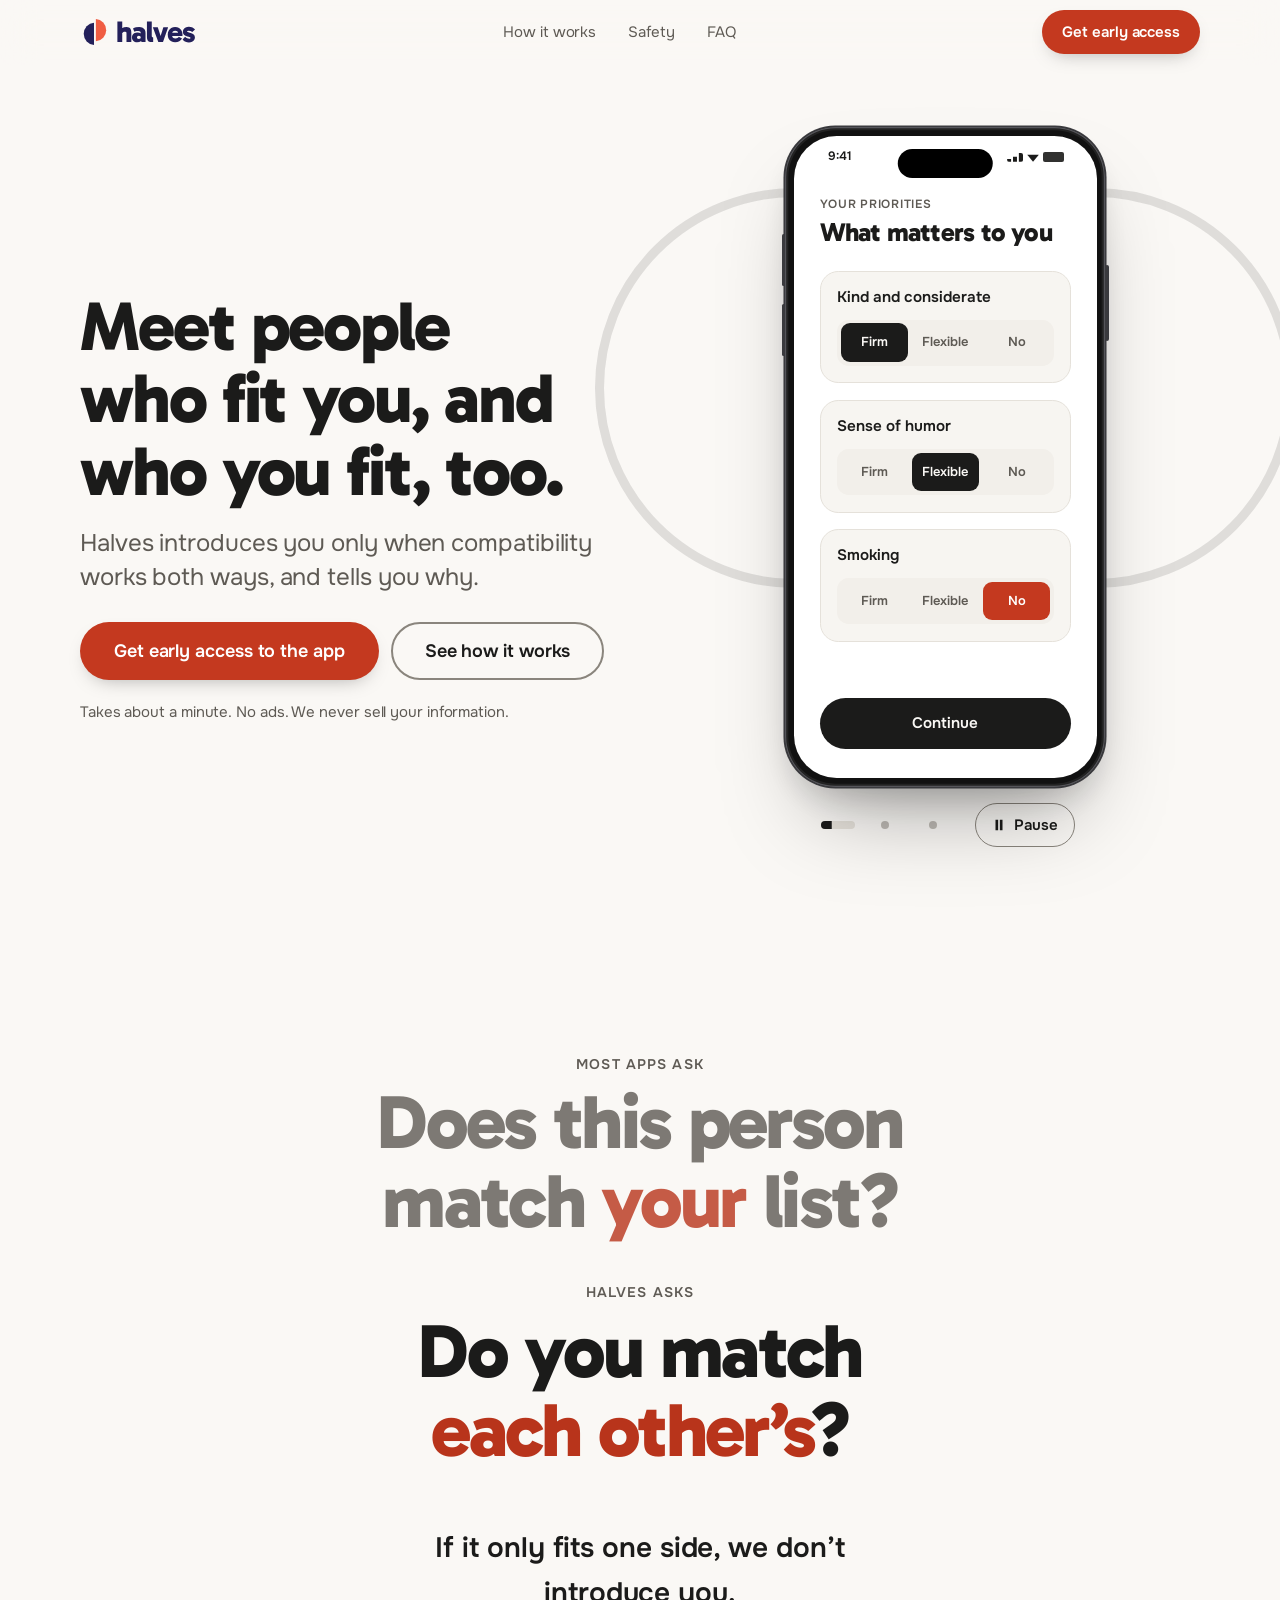
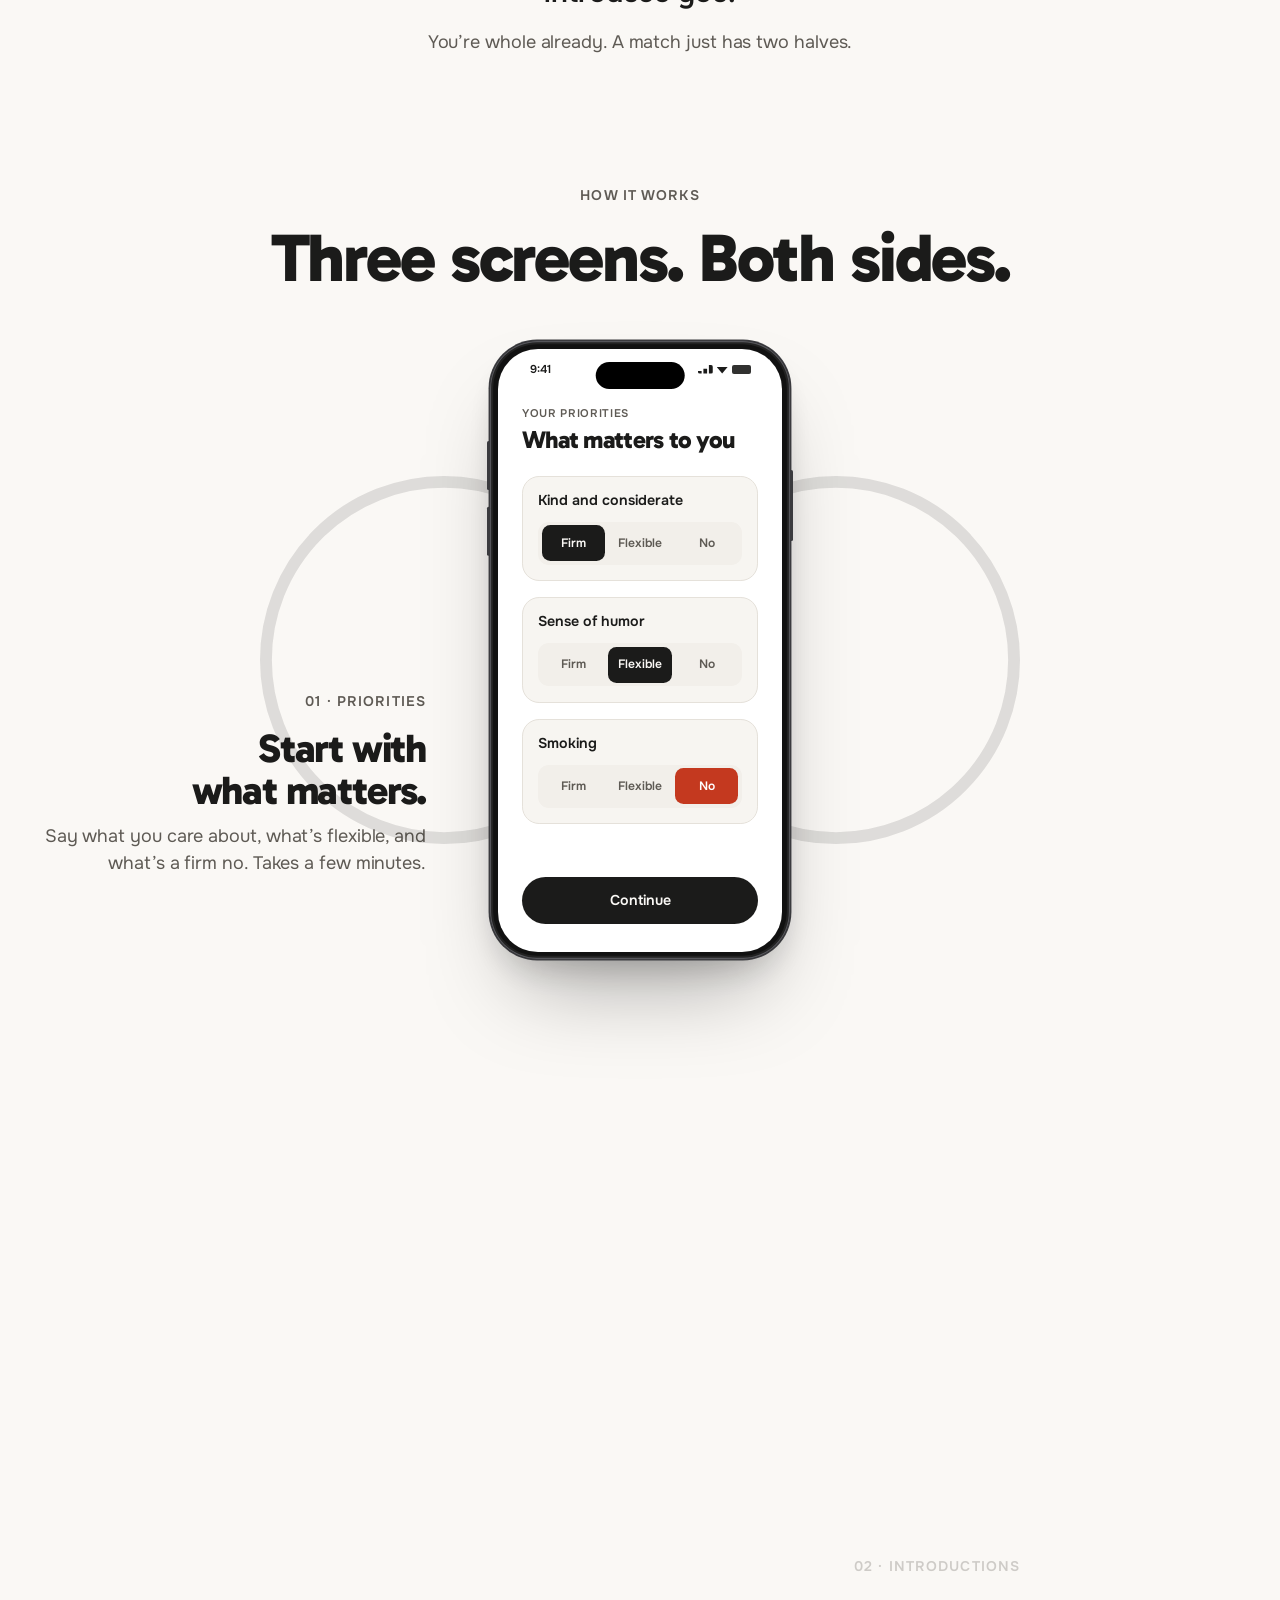
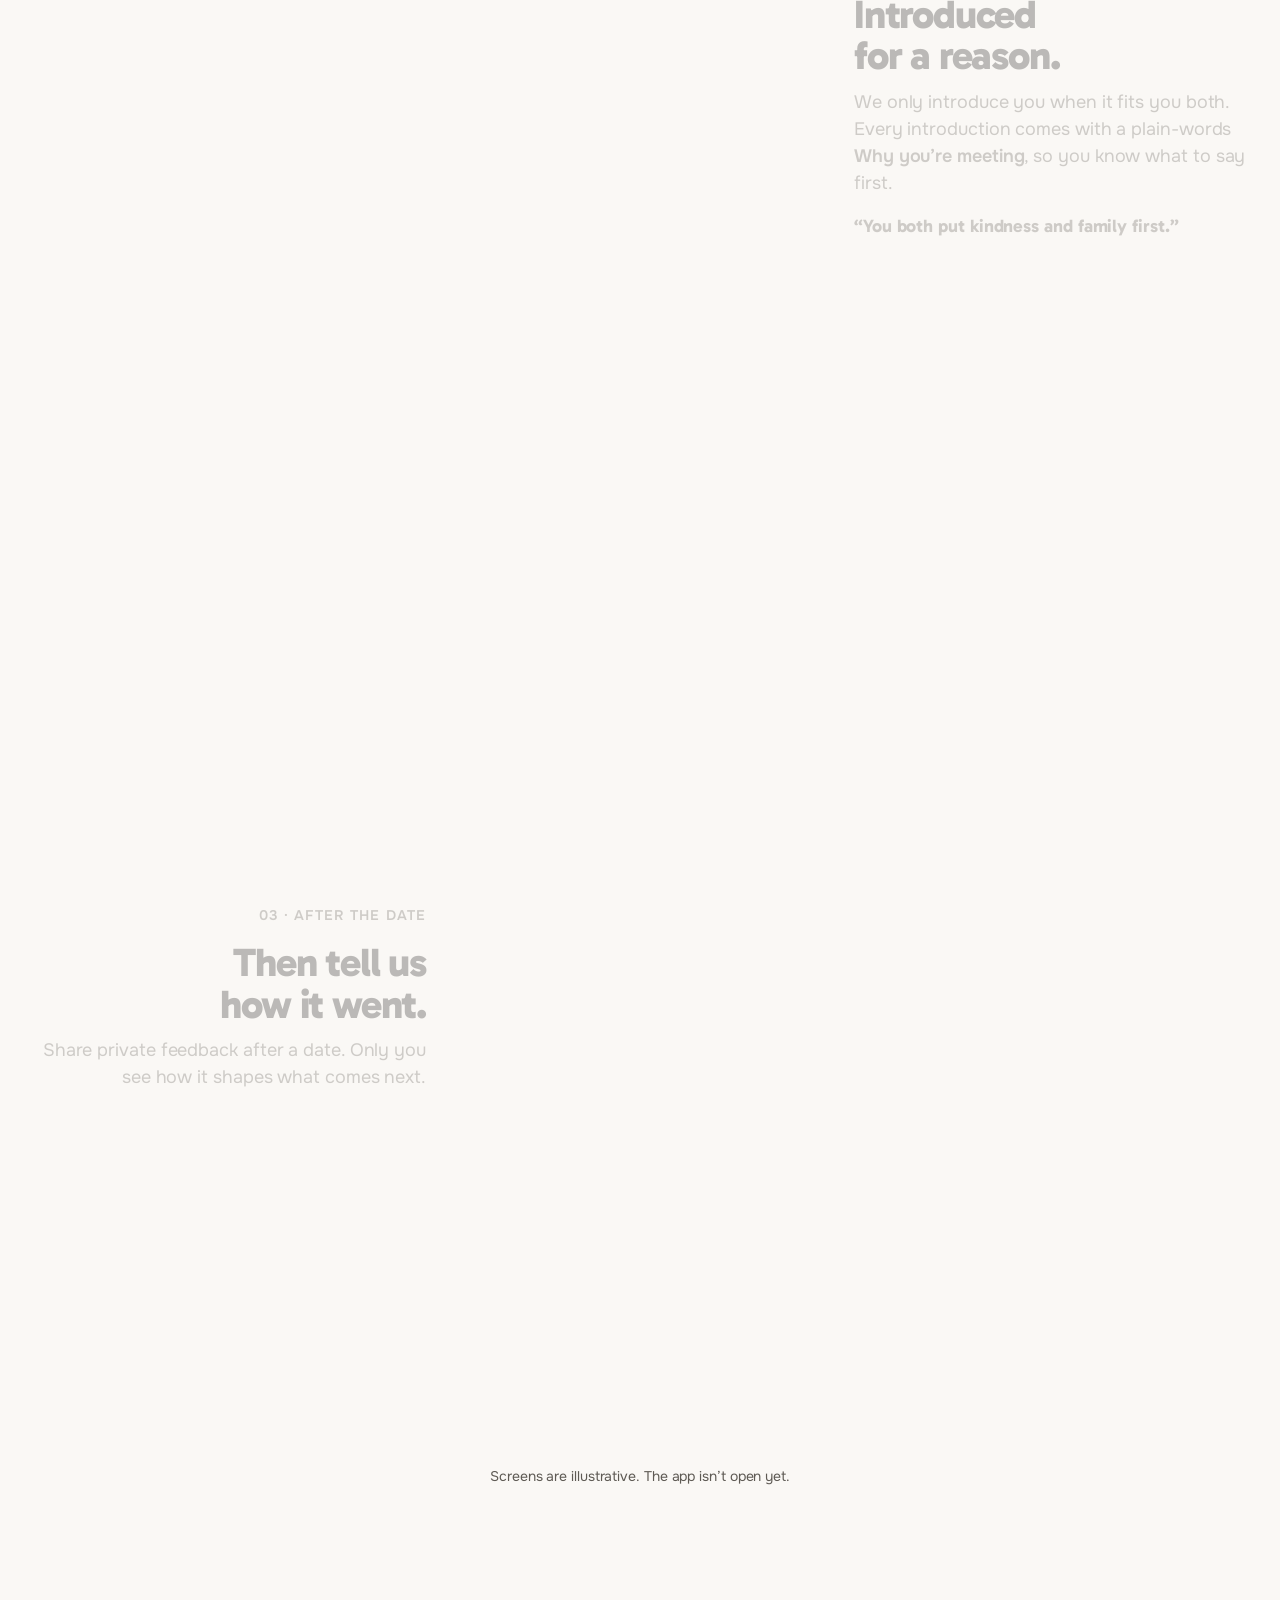
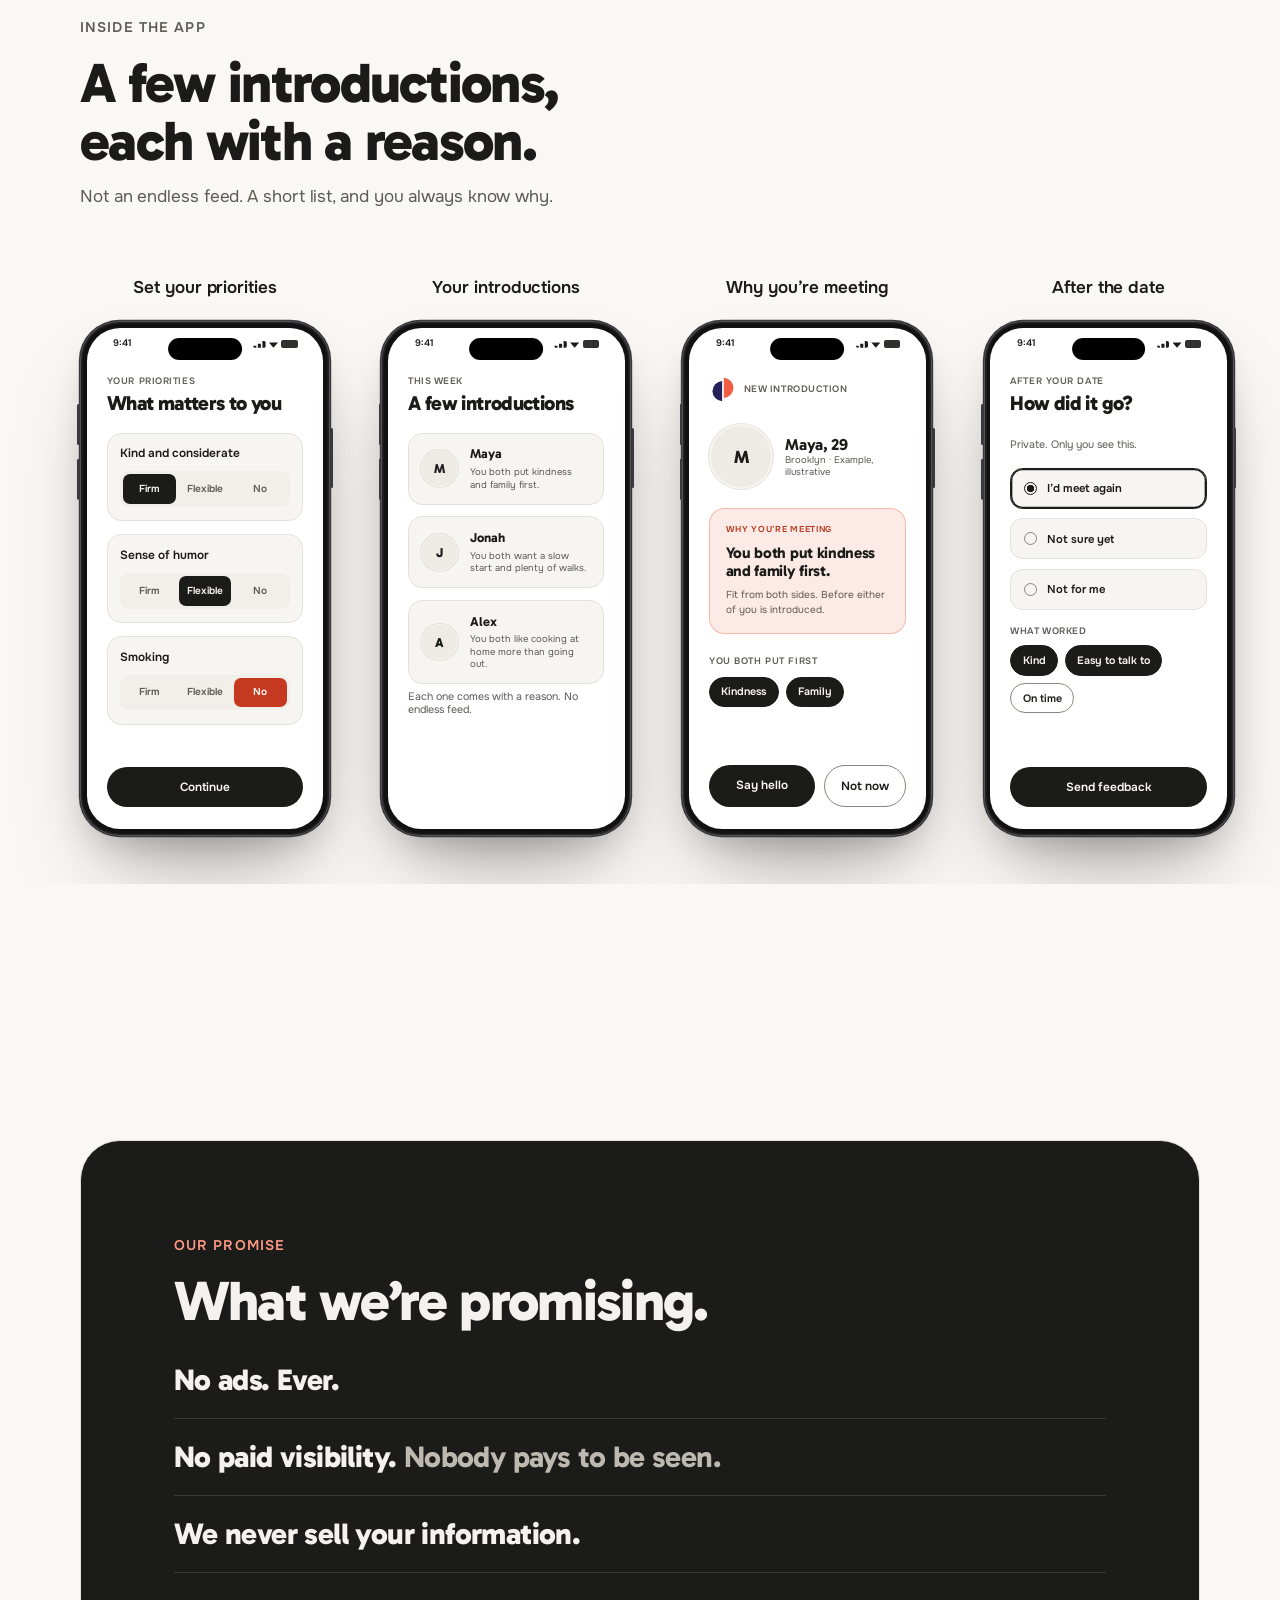
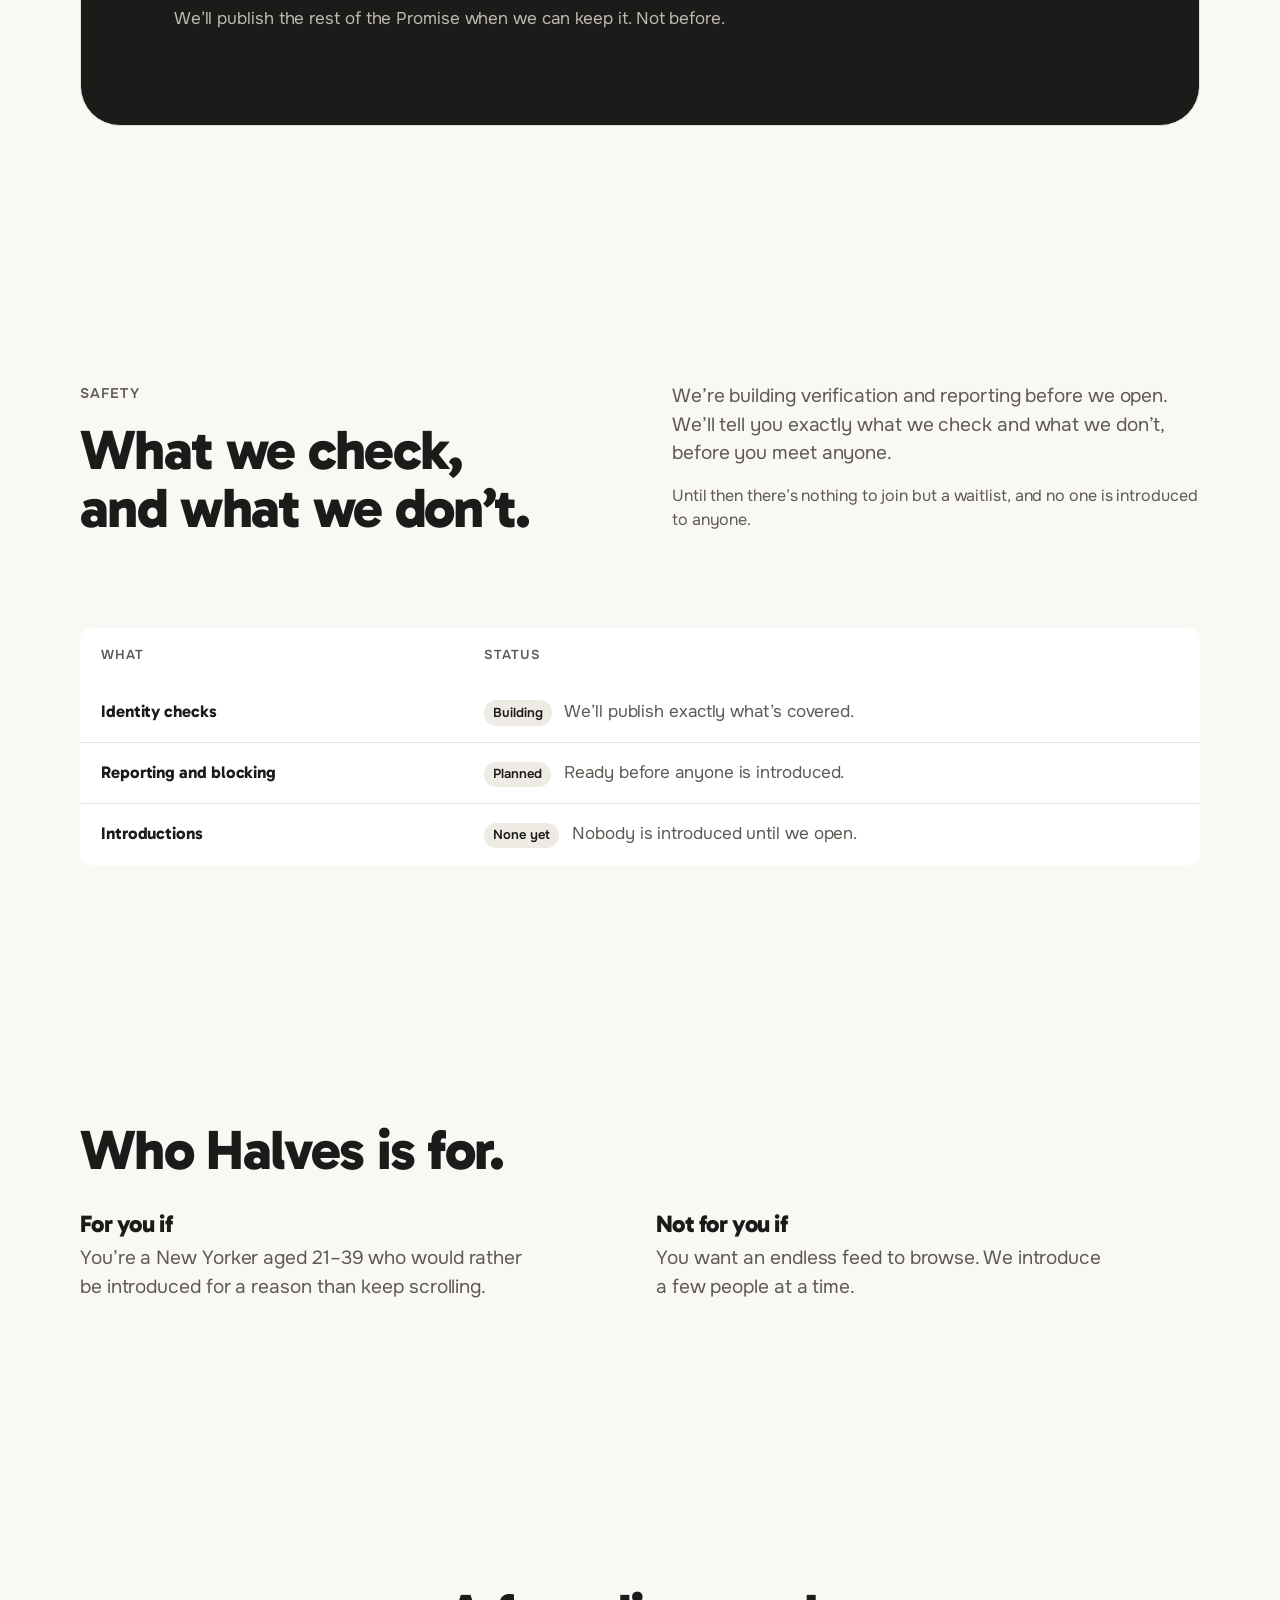
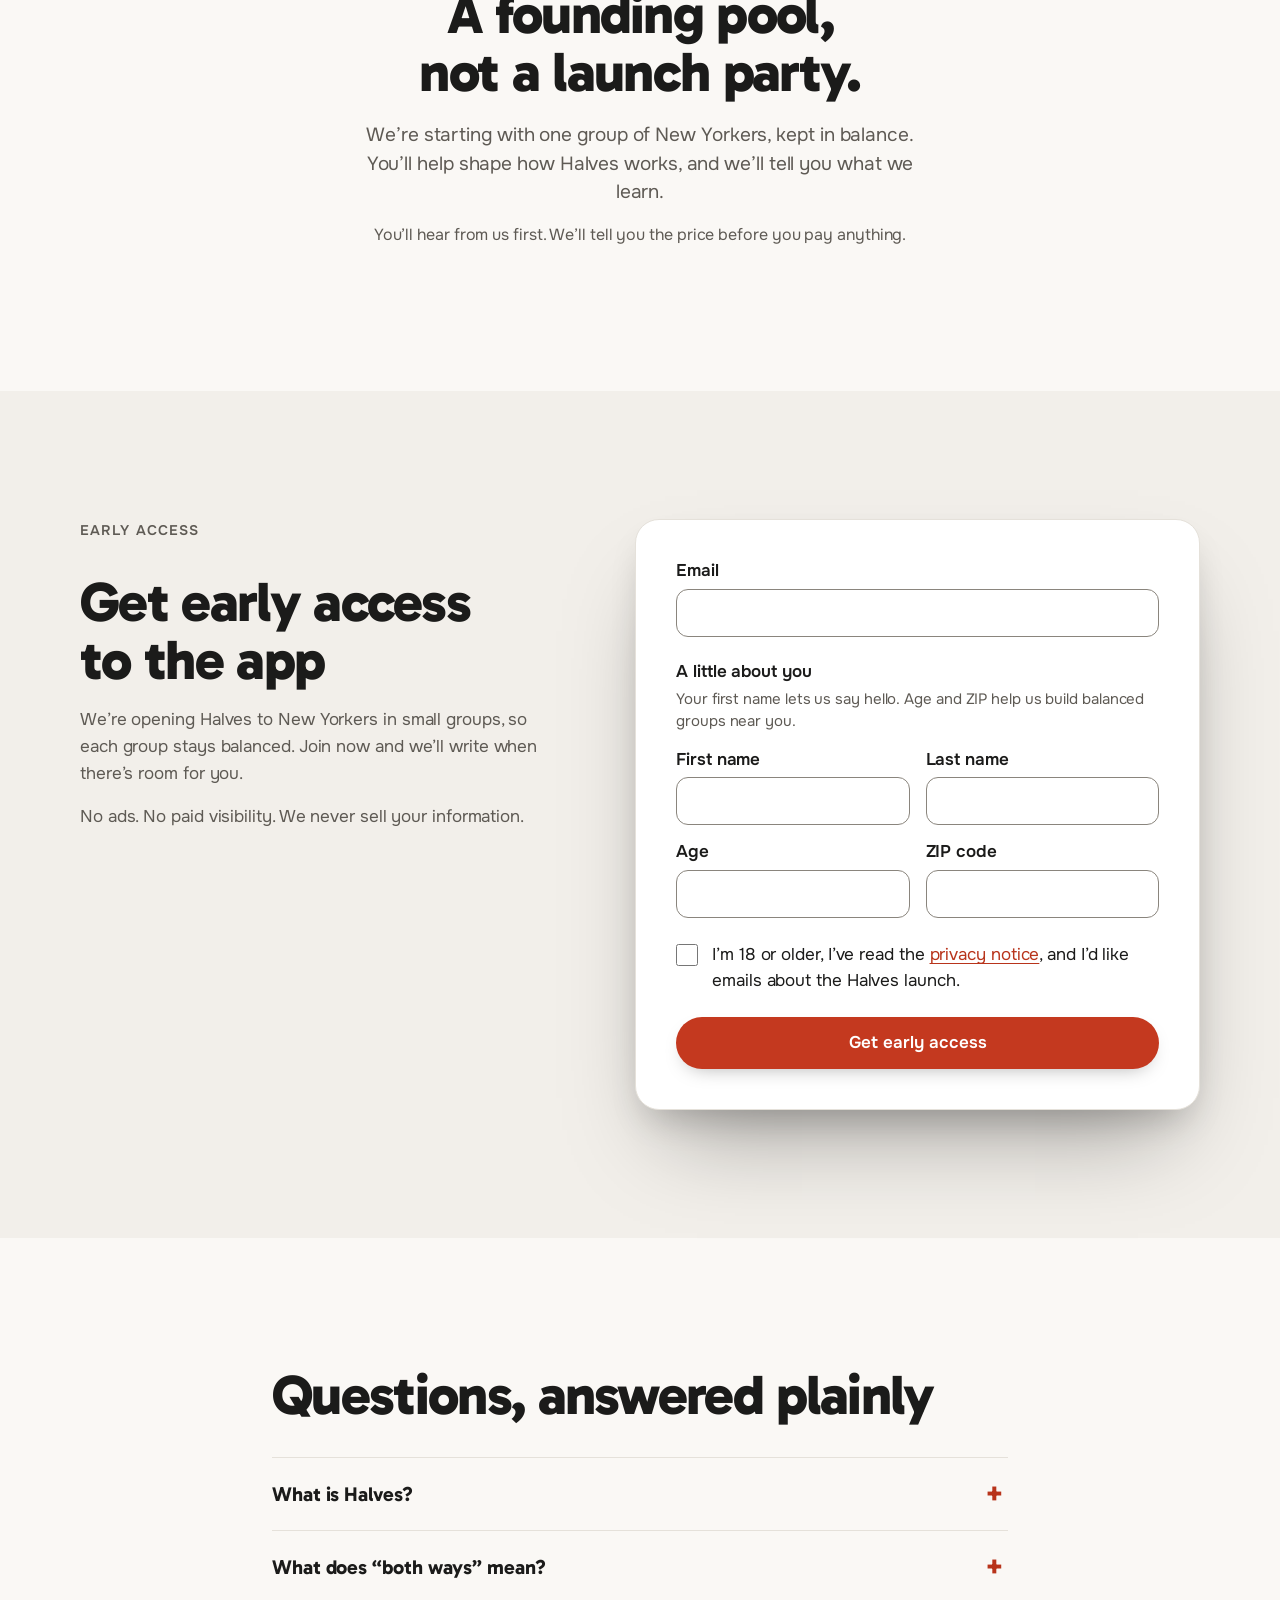
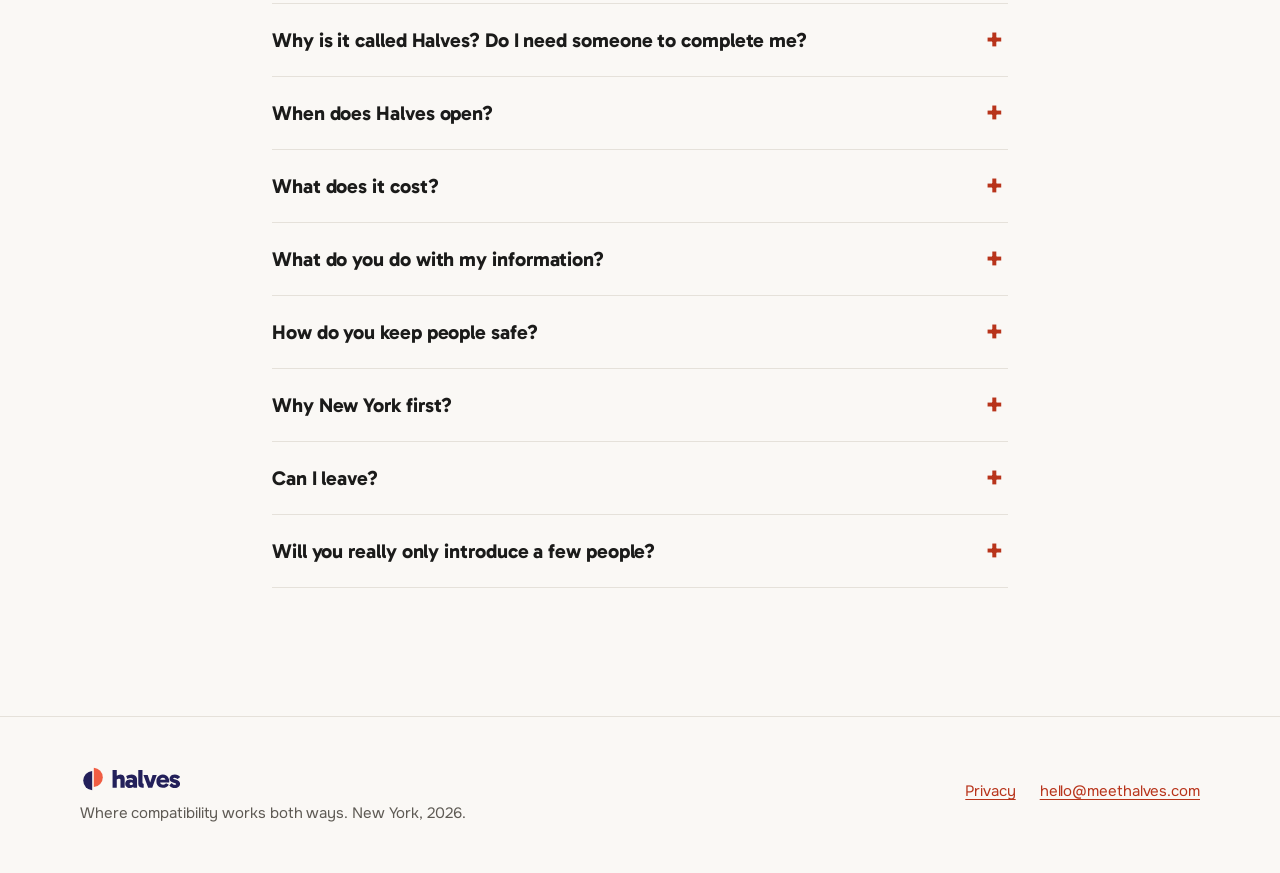
<file: directions/site-a/index.html>
<!doctype html>
<html lang="en">
<head>
  <meta charset="utf-8">
  <meta name="viewport" content="width=device-width, initial-scale=1">
  <title>Halves: the mutual-fit dating app. Where compatibility works both ways.</title>
  <meta name="description" content="Halves is a dating app for New Yorkers that introduces you only when the fit works both ways, with a reason for each. Get early access.">
  <meta name="robots" content="noindex">
  <meta name="theme-color" content="#FAF8F5" media="(prefers-color-scheme: light)">
  <meta name="theme-color" content="#0E0E0F" media="(prefers-color-scheme: dark)">
  <meta property="og:type" content="website">
  <meta property="og:title" content="Halves: where compatibility works both ways">
  <meta property="og:description" content="A few introductions, each with a reason. No ads. No paid visibility. We never sell your information.">
  <meta name="twitter:card" content="summary_large_image">
  <link rel="icon" href="assets/brand/icons/favicon.svg" type="image/svg+xml">
  <link rel="icon" href="assets/brand/icons/favicon-32.png" sizes="32x32" type="image/png">
  <link rel="apple-touch-icon" href="assets/brand/icons/apple-touch-icon.png">
  <link rel="preload" href="assets/brand/fonts/gabarito-latin-800-normal.woff2" as="font" type="font/woff2" crossorigin>
  <link rel="preload" href="assets/brand/fonts/onest-latin-400-normal.woff2" as="font" type="font/woff2" crossorigin>
  <link rel="stylesheet" href="assets/styles.css">
  <link rel="stylesheet" href="assets/page.css">
  <script>document.documentElement.classList.add("js")</script>
  <script src="assets/preview.js"></script>
  <script src="assets/app.js" defer></script>
  <script src="assets/story.js" defer></script>
</head>
<body>
  <a class="skip-link" href="#main">Skip to main content</a>

  <header class="site-header">
    <div class="wrap header-inner">
      <a class="brand" href="./" aria-label="Halves home"><picture><source media="(prefers-color-scheme: dark)" srcset="assets/brand/logo/halves-lockup-on-dark.svg"><img class="brand-logo" src="assets/brand/logo/halves-lockup.svg" alt="" width="116" height="30"></picture></a>
      <nav class="head-nav" aria-label="Primary">
        <a href="#how">How it works</a>
        <a href="#safety">Safety</a>
        <a href="#faq">FAQ</a>
      </nav>
      <a class="button button-primary button-small" href="#join">Get early access</a>
    </div>
  </header>

  <main id="main">
    <section class="hero" aria-labelledby="headline">
      <div class="wrap hx">
      <div class="hero-copy">
        <h1 id="headline">Meet people who fit you, and who you fit, too.</h1>
        <p class="hero-sub">Halves introduces you only when compatibility works both ways, and tells you why.</p>
        <div class="hero-actions">
          <a class="button button-primary button-large" href="#join">Get early access to the app</a>
          <a class="button button-quiet button-large" href="#how">See how it works</a>
        </div>
        <!-- EDITABLE PLACEHOLDER (platform note): "iPhone first, coming soon". Leave out until the platform plan is confirmed. -->
        <p class="hero-note">Takes about a minute. No ads. We never sell your information.</p>
      </div>
      <div class="hero-stage" id="hero-stage" data-loop>
        <div class="hero-crop">
          <div class="phone phone-hero" aria-hidden="true"><div class="phone-in"><div class="island"></div><div class="screen" data-i="0"><div class="scr" data-screen="priorities"><div class="sb"><span>9:41</span><span class="sb-r"><i class="sig"></i><i class="wifi"></i><i class="bat"></i></span></div>
<div class="app-h"><span class="app-s">Your priorities</span><b class="app-t">What matters to you</b></div>
<div class="prs"><div class="pr" style="--d:150ms"><span class="pr-t">Kind and considerate</span><span class="seg"><span class="on">Firm</span><span>Flexible</span><span>No</span></span></div><div class="pr" style="--d:260ms"><span class="pr-t">Sense of humor</span><span class="seg"><span>Firm</span><span class="on">Flexible</span><span>No</span></span></div><div class="pr" style="--d:370ms"><span class="pr-t">Smoking</span><span class="seg"><span>Firm</span><span>Flexible</span><span class="on no">No</span></span></div></div>
<div class="app-foot"><span class="btn-m">Continue</span></div></div></div><div class="screen" data-i="1"><div class="scr" data-screen="intro"><div class="sb"><span>9:41</span><span class="sb-r"><i class="sig"></i><i class="wifi"></i><i class="bat"></i></span></div>
<div class="app-h row"><picture><source media="(prefers-color-scheme: dark)" srcset="assets/brand/logo/halves-mark-on-dark.svg"><img class="app-mark" src="assets/brand/logo/halves-mark.svg" alt="" width="64" height="64"></picture><span class="app-s">New introduction</span></div>
<div class="who"><span class="av">M</span><span class="who-t"><b>Maya, 29</b><small>Brooklyn · Example, illustrative</small></span></div>
<div class="why"><small>Why you’re meeting</small><b>You both put kindness and family first.</b><p>Fit from both sides. Before either of you is introduced.</p></div>
<div class="shared"><small>You both put first</small><div class="chips"><span class="ch on">Kindness</span><span class="ch on">Family</span></div></div>
<div class="app-foot two"><span class="btn-m">Say hello</span><span class="btn-m ghost">Not now</span></div></div></div><div class="screen" data-i="2"><div class="scr" data-screen="feedback"><div class="sb"><span>9:41</span><span class="sb-r"><i class="sig"></i><i class="wifi"></i><i class="bat"></i></span></div>
<div class="app-h"><span class="app-s">After your date</span><b class="app-t">How did it go?</b></div>
<p class="priv">Private. Only you see this.</p>
<div class="opts"><div class="opt on" style="--d:200ms"><i></i>I’d meet again</div><div class="opt" style="--d:300ms"><i></i>Not sure yet</div><div class="opt" style="--d:400ms"><i></i>Not for me</div></div>
<small class="lab">What worked</small>
<div class="chips"><span class="ch on" style="--d:450ms">Kind</span><span class="ch on" style="--d:550ms">Easy to talk to</span><span class="ch">On time</span></div>
<div class="app-foot"><span class="btn-m">Send feedback</span></div></div></div></div></div>
        </div>
        <div class="loop-ctl" role="group" aria-label="App preview">
          <div class="dots">
            <button type="button" data-go="0" aria-label="Show priorities screen"><span></span></button>
            <button type="button" data-go="1" aria-label="Show introduction screen"><span></span></button>
            <button type="button" data-go="2" aria-label="Show after-date feedback screen"><span></span></button>
          </div>
          <button type="button" class="pause" id="loop-pause" aria-pressed="false"><svg viewBox="0 0 16 16" width="14" height="14" aria-hidden="true"><path class="ic-pause" d="M4 2h3v12H4zM9 2h3v12H9z"/><path class="ic-play" d="M4 2l10 6-10 6z"/></svg><span class="pause-t">Pause</span></button>
        </div>
        <p class="visually-hidden" id="loop-live" aria-live="polite"></p>
      </div>
      </div>
    </section>

    <section class="section idea" aria-labelledby="idea-title">
      <div class="wrap idea-in">
        <h2 id="idea-title" class="visually-hidden">The idea</h2>
        <p class="contrast-label">Most apps ask</p>
        <p class="contrast-q dim">Does this person match <em>your</em> list?</p>
        <p class="contrast-label">Halves asks</p>
        <p class="contrast-q">Do you match <em>each other’s</em>?</p>
        <p class="idea-line">If it only fits one side, we don’t introduce you.</p>
        <p class="name-line">You’re whole already. A match just has two halves.</p>
      </div>
    </section>

    <section class="story" id="how" aria-labelledby="how-title">
      <div class="wrap story-head">
        <p class="kicker">How it works</p>
        <h2 id="how-title">Three screens. Both sides.</h2>
      </div>
      <div class="story-grid" id="story">
        <div class="story-phone">
          <svg class="rings" viewBox="0 0 640 640" aria-hidden="true" focusable="false">
            <defs><clipPath id="clipL"><circle id="clipC" cx="170" cy="320" r="150"/></clipPath></defs>
            <circle id="ringR" cx="470" cy="320" r="150" class="lens" clip-path="url(#clipL)"/>
            <circle id="ringL" cx="170" cy="320" r="150" class="ring"/>
            <circle id="ringR2" cx="470" cy="320" r="150" class="ring"/>
          </svg>
          <div class="phone phone-story" aria-hidden="true"><div class="phone-in"><div class="island"></div><div class="screen" data-i="0"><div class="scr" data-screen="priorities"><div class="sb"><span>9:41</span><span class="sb-r"><i class="sig"></i><i class="wifi"></i><i class="bat"></i></span></div>
<div class="app-h"><span class="app-s">Your priorities</span><b class="app-t">What matters to you</b></div>
<div class="prs"><div class="pr" style="--d:150ms"><span class="pr-t">Kind and considerate</span><span class="seg"><span class="on">Firm</span><span>Flexible</span><span>No</span></span></div><div class="pr" style="--d:260ms"><span class="pr-t">Sense of humor</span><span class="seg"><span>Firm</span><span class="on">Flexible</span><span>No</span></span></div><div class="pr" style="--d:370ms"><span class="pr-t">Smoking</span><span class="seg"><span>Firm</span><span>Flexible</span><span class="on no">No</span></span></div></div>
<div class="app-foot"><span class="btn-m">Continue</span></div></div></div><div class="screen" data-i="1"><div class="scr" data-screen="intro"><div class="sb"><span>9:41</span><span class="sb-r"><i class="sig"></i><i class="wifi"></i><i class="bat"></i></span></div>
<div class="app-h row"><picture><source media="(prefers-color-scheme: dark)" srcset="assets/brand/logo/halves-mark-on-dark.svg"><img class="app-mark" src="assets/brand/logo/halves-mark.svg" alt="" width="64" height="64"></picture><span class="app-s">New introduction</span></div>
<div class="who"><span class="av">M</span><span class="who-t"><b>Maya, 29</b><small>Brooklyn · Example, illustrative</small></span></div>
<div class="why"><small>Why you’re meeting</small><b>You both put kindness and family first.</b><p>Fit from both sides. Before either of you is introduced.</p></div>
<div class="shared"><small>You both put first</small><div class="chips"><span class="ch on">Kindness</span><span class="ch on">Family</span></div></div>
<div class="app-foot two"><span class="btn-m">Say hello</span><span class="btn-m ghost">Not now</span></div></div></div><div class="screen" data-i="2"><div class="scr" data-screen="feedback"><div class="sb"><span>9:41</span><span class="sb-r"><i class="sig"></i><i class="wifi"></i><i class="bat"></i></span></div>
<div class="app-h"><span class="app-s">After your date</span><b class="app-t">How did it go?</b></div>
<p class="priv">Private. Only you see this.</p>
<div class="opts"><div class="opt on" style="--d:200ms"><i></i>I’d meet again</div><div class="opt" style="--d:300ms"><i></i>Not sure yet</div><div class="opt" style="--d:400ms"><i></i>Not for me</div></div>
<small class="lab">What worked</small>
<div class="chips"><span class="ch on" style="--d:450ms">Kind</span><span class="ch on" style="--d:550ms">Easy to talk to</span><span class="ch">On time</span></div>
<div class="app-foot"><span class="btn-m">Send feedback</span></div></div></div></div></div>
        <div class="caps" aria-hidden="true">
          <div class="cap"><p class="kicker">01 · Priorities</p><h3>Start with what matters.</h3><p>Say what you care about, what’s flexible, and what’s a firm no.</p></div>
          <div class="cap"><p class="kicker">02 · Introductions</p><h3>Introduced for a reason.</h3><p>Every introduction comes with a plain-words Why you’re meeting.</p></div>
          <div class="cap"><p class="kicker">03 · After the date</p><h3>Then tell us how it went.</h3><p>Private feedback. Only you see how it shapes what comes next.</p></div>
        </div>
        </div>
        <article class="chap s-1" data-step="0">
          <div class="chap-in">
            <p class="kicker">01 · Priorities</p>
            <h3>Start with what matters.</h3>
            <p>Say what you care about, what’s flexible, and what’s a firm no. Takes a few minutes.</p>
          </div>
        </article>
        <article class="chap s-2" data-step="1">
          <div class="chap-in">
            <p class="kicker">02 · Introductions</p>
            <h3>Introduced for a reason.</h3>
            <p>We only introduce you when it fits you both. Every introduction comes with a plain-words <b>Why you’re meeting</b>, so you know what to say first.</p>
            <p class="quote">“You both put kindness and family first.”</p>
          </div>
        </article>
        <article class="chap s-3" data-step="2">
          <div class="chap-in">
            <p class="kicker">03 · After the date</p>
            <h3>Then tell us how it went.</h3>
            <p>Share private feedback after a date. Only you see how it shapes what comes next.</p>
          </div>
        </article>
      </div>
      <p class="wrap fine">Screens are illustrative. The app isn’t open yet.</p>
    </section>

    <section class="section strip" aria-labelledby="strip-title">
      <div class="wrap">
        <p class="kicker">Inside the app</p>
        <h2 id="strip-title">A few introductions, each with a reason.</h2>
        <p class="section-intro">Not an endless feed. A short list, and you always know why.</p>
      </div>
      <!-- EDITABLE PLACEHOLDERS: swap these four illustrative screens for real app screenshots when they exist. -->
      <div class="strip-row" tabindex="0" role="region" aria-label="App screens, scroll sideways">
        <figure><figcaption>Set your priorities</figcaption><div class="phone phone-sm" aria-hidden="true"><div class="phone-in"><div class="island"></div><div class="screen" data-i="0"><div class="scr" data-screen="priorities"><div class="sb"><span>9:41</span><span class="sb-r"><i class="sig"></i><i class="wifi"></i><i class="bat"></i></span></div>
<div class="app-h"><span class="app-s">Your priorities</span><b class="app-t">What matters to you</b></div>
<div class="prs"><div class="pr" style="--d:150ms"><span class="pr-t">Kind and considerate</span><span class="seg"><span class="on">Firm</span><span>Flexible</span><span>No</span></span></div><div class="pr" style="--d:260ms"><span class="pr-t">Sense of humor</span><span class="seg"><span>Firm</span><span class="on">Flexible</span><span>No</span></span></div><div class="pr" style="--d:370ms"><span class="pr-t">Smoking</span><span class="seg"><span>Firm</span><span>Flexible</span><span class="on no">No</span></span></div></div>
<div class="app-foot"><span class="btn-m">Continue</span></div></div></div></div></div></figure>
        <figure><figcaption>Your introductions</figcaption><div class="phone phone-sm" aria-hidden="true"><div class="phone-in"><div class="island"></div><div class="screen" data-i="0"><div class="scr" data-screen="list"><div class="sb"><span>9:41</span><span class="sb-r"><i class="sig"></i><i class="wifi"></i><i class="bat"></i></span></div>
<div class="app-h"><span class="app-s">This week</span><b class="app-t">A few introductions</b></div>
<div class="ints"><div class="int"><span class="av sm">M</span><span class="int-t"><b>Maya</b><small>You both put kindness and family first.</small></span></div><div class="int"><span class="av sm">J</span><span class="int-t"><b>Jonah</b><small>You both want a slow start and plenty of walks.</small></span></div><div class="int"><span class="av sm">A</span><span class="int-t"><b>Alex</b><small>You both like cooking at home more than going out.</small></span></div></div>
<p class="priv">Each one comes with a reason. No endless feed.</p></div></div></div></div></figure>
        <figure><figcaption>Why you’re meeting</figcaption><div class="phone phone-sm" aria-hidden="true"><div class="phone-in"><div class="island"></div><div class="screen" data-i="0"><div class="scr" data-screen="intro"><div class="sb"><span>9:41</span><span class="sb-r"><i class="sig"></i><i class="wifi"></i><i class="bat"></i></span></div>
<div class="app-h row"><picture><source media="(prefers-color-scheme: dark)" srcset="assets/brand/logo/halves-mark-on-dark.svg"><img class="app-mark" src="assets/brand/logo/halves-mark.svg" alt="" width="64" height="64"></picture><span class="app-s">New introduction</span></div>
<div class="who"><span class="av">M</span><span class="who-t"><b>Maya, 29</b><small>Brooklyn · Example, illustrative</small></span></div>
<div class="why"><small>Why you’re meeting</small><b>You both put kindness and family first.</b><p>Fit from both sides. Before either of you is introduced.</p></div>
<div class="shared"><small>You both put first</small><div class="chips"><span class="ch on">Kindness</span><span class="ch on">Family</span></div></div>
<div class="app-foot two"><span class="btn-m">Say hello</span><span class="btn-m ghost">Not now</span></div></div></div></div></div></figure>
        <figure><figcaption>After the date</figcaption><div class="phone phone-sm" aria-hidden="true"><div class="phone-in"><div class="island"></div><div class="screen" data-i="0"><div class="scr" data-screen="feedback"><div class="sb"><span>9:41</span><span class="sb-r"><i class="sig"></i><i class="wifi"></i><i class="bat"></i></span></div>
<div class="app-h"><span class="app-s">After your date</span><b class="app-t">How did it go?</b></div>
<p class="priv">Private. Only you see this.</p>
<div class="opts"><div class="opt on" style="--d:200ms"><i></i>I’d meet again</div><div class="opt" style="--d:300ms"><i></i>Not sure yet</div><div class="opt" style="--d:400ms"><i></i>Not for me</div></div>
<small class="lab">What worked</small>
<div class="chips"><span class="ch on" style="--d:450ms">Kind</span><span class="ch on" style="--d:550ms">Easy to talk to</span><span class="ch">On time</span></div>
<div class="app-foot"><span class="btn-m">Send feedback</span></div></div></div></div></div></figure>
      </div>
    </section>

    <section class="section promise" id="promise" aria-labelledby="promise-title">
      <div class="wrap">
        <div class="promise-panel">
          <p class="kicker">Our promise</p>
          <h2 id="promise-title">What we’re promising.</h2>
          <ul class="promise-list" role="list">
            <li><strong>No ads. Ever.</strong></li>
            <li><strong>No paid visibility.</strong> Nobody pays to be seen.</li>
            <li><strong>We never sell your information.</strong></li>
          </ul>
          <p class="promise-close">We’ll publish the rest of the Promise when we can keep it. Not before.</p>
        </div>
      </div>
    </section>

    <section class="section safety" id="safety" aria-labelledby="safety-title">
      <div class="wrap safety-grid">
        <div>
          <p class="kicker">Safety</p>
          <h2 id="safety-title">What we check, and what we don’t.</h2>
        </div>
        <div class="safety-copy">
          <p>We’re building verification and reporting before we open. We’ll tell you exactly what we check and what we don’t, before you meet anyone.</p>
          <p class="pool-small">Until then there’s nothing to join but a waitlist, and no one is introduced to anyone.</p>
        </div>
        <table class="status-table">
          <caption class="visually-hidden">Safety work and its status</caption>
          <thead><tr><th scope="col">What</th><th scope="col">Status</th></tr></thead>
          <tbody>
            <tr><th scope="row">Identity checks</th><td><span class="tag">Building</span> We’ll publish exactly what’s covered.</td></tr>
            <tr><th scope="row">Reporting and blocking</th><td><span class="tag">Planned</span> Ready before anyone is introduced.</td></tr>
            <tr><th scope="row">Introductions</th><td><span class="tag">None yet</span> Nobody is introduced until we open.</td></tr>
          </tbody>
        </table>
      </div>
    </section>

    <section class="section who" aria-labelledby="who-title">
      <div class="wrap who-grid">
        <h2 id="who-title">Who Halves is for.</h2>
        <div class="who-col"><h3>For you if</h3><p>You’re a New Yorker aged 21–39 who would rather be introduced for a reason than keep scrolling.</p></div>
        <div class="who-col"><h3>Not for you if</h3><p>You want an endless feed to browse. We introduce a few people at a time.</p></div>
      </div>
    </section>

    <section class="section pool" aria-labelledby="pool-title">
      <div class="wrap pool-in">
        <h2 id="pool-title">A founding pool, not a launch party.</h2>
        <p>We’re starting with one group of New Yorkers, kept in balance. You’ll help shape how Halves works, and we’ll tell you what we learn.</p>
        <p class="pool-small">You’ll hear from us first. We’ll tell you the price before you pay anything.</p>
      </div>
    </section>

    <section class="section join" id="join" aria-labelledby="join-title">
      <div class="wrap join-grid">
        <div class="join-copy">
          <p class="kicker">Early access</p>
          <h2 id="join-title">Get early access to the app</h2>
          <p>We’re opening Halves to New Yorkers in small groups, so each group stays balanced. Join now and we’ll write when there’s room for you.</p>
          <p>No ads. No paid visibility. We never sell your information.</p>
        </div>

        <div class="join-panel">
          <noscript>
            <p class="noscript-note">The form needs JavaScript. Turn it on and reload, or email hello@meethalves.com and we’ll add you.</p>
          </noscript>

          <form class="waitlist-form" id="waitlist-form" hidden method="post" action="/api/waitlist" data-endpoint="/api/waitlist">
            <div class="field">
              <label for="email">Email</label>
              <input class="text-input" id="email" name="email" type="email" autocomplete="email" required maxlength="254" spellcheck="false" autocapitalize="off" aria-describedby="email-error">
              <p class="field-error" id="email-error"></p>
            </div>

            <fieldset class="optional-group" aria-describedby="about-hint">
              <legend>A little about you</legend>
              <p class="hint" id="about-hint">Your first name lets us say hello. Age and ZIP help us build balanced groups near you.</p>

              <div class="field-row field-row--names">
                <div class="field">
                  <label for="first_name">First name</label>
                  <input class="text-input" id="first_name" name="first_name" type="text" autocomplete="given-name" required maxlength="60" aria-describedby="first_name-error">
                  <p class="field-error" id="first_name-error"></p>
                </div>
                <div class="field">
                  <label for="last_name">Last name</label>
                  <input class="text-input" id="last_name" name="last_name" type="text" autocomplete="family-name" required maxlength="80" aria-describedby="last_name-error">
                  <p class="field-error" id="last_name-error"></p>
                </div>
              </div>

              <div class="field-row">
                <div class="field">
                  <label for="age">Age</label>
                  <input class="text-input" id="age" name="age" type="number" inputmode="numeric" required min="18" max="99" step="1" aria-describedby="age-error">
                  <p class="field-error" id="age-error"></p>
                </div>
                <div class="field">
                  <label for="zip">ZIP code</label>
                  <input class="text-input" id="zip" name="zip" type="text" inputmode="numeric" autocomplete="postal-code" required maxlength="5" pattern="[0-9]{5}" aria-describedby="zip-error">
                  <p class="field-error" id="zip-error"></p>
                </div>
              </div>
            </fieldset>

            <div class="field consent">
              <input id="consent" name="consent" type="checkbox" required aria-describedby="consent-error">
              <label for="consent">I’m 18 or older, I’ve read the <a href="privacy/" target="_blank" rel="noopener">privacy notice<span class="visually-hidden"> (opens in a new tab)</span></a>, and I’d like emails about the Halves launch.</label>
              <p class="field-error" id="consent-error"></p>
            </div>

            <div class="hp-field" aria-hidden="true">
              <label for="website">Website</label>
              <input id="website" name="website" type="text" tabindex="-1" autocomplete="off" aria-hidden="true">
            </div>

            <button class="button button-primary" type="submit">Get early access</button>
          </form>

          <p class="form-status" id="form-status" role="status" aria-live="polite"></p>

          <div class="join-success" id="waitlist-success" hidden>
            <picture>
              <source media="(prefers-color-scheme: dark)" srcset="assets/brand/logo/halves-mark-on-dark.svg">
              <img class="success-mark" src="assets/brand/logo/halves-mark.svg" alt="" width="56" height="36">
            </picture>
            <h3 id="success-title" tabindex="-1">You’re on the list.</h3>
            <p>Thanks<span data-first-name></span>. We’ll email you when there’s room for you.</p>
            <p>Know someone who’d rather be introduced for a reason than keep scrolling? Send them this page. A good group needs people on both sides.</p>
            <div class="share-row">
              <label class="visually-hidden" for="share-url">Link to share</label>
              <input class="text-input" id="share-url" type="text" readonly value="https://meethalves.com/?utm_source=share&amp;utm_medium=referral&amp;utm_campaign=waitlist">
              <button class="button button-quiet button-small" id="share-button" type="button" hidden>Copy link</button>
            </div>
            <p class="share-status" id="share-status" role="status" aria-live="polite"></p>
          </div>
        </div>
      </div>
    </section>

    <section class="section faq" id="faq" aria-labelledby="faq-title">
      <div class="wrap faq-wrap">
        <h2 id="faq-title">Questions, answered plainly</h2>
        <div class="faq-list">
          <details><summary>What is Halves?</summary><p>A dating app for New Yorkers aged 21–39. We introduce you only when the fit works both ways, and each introduction comes with a reason. We’re new, and we’re building it with our first members.</p></details>
          <details><summary>What does “both ways” mean?</summary><p>Most apps ask whether someone matches what you want. We also ask whether you match what they want. If it only fits one side, we don’t introduce you.</p></details>
          <details><summary>Why is it called Halves? Do I need someone to complete me?</summary><p>No. You’re whole. A match has two halves: your side and theirs. The name is about the fit, not about you.</p></details>
          <details><summary>When does Halves open?</summary><p>We’re starting with a small founding pool in New York and opening in groups. We’ll email you when there’s room for you. We don’t have a date yet, and we won’t make one up.</p></details>
          <details><summary>What does it cost?</summary><p>Joining the waitlist is free. We’ll tell you the price before you pay anything, and nobody will be charged without clear notice of the amount, the renewal date, and how to cancel.</p></details>
          <details><summary>What do you do with my information?</summary><p>We ask for the minimum: your email, first name, age and ZIP, so we can build balanced groups. No ads. We never sell your information. See the <a href="privacy/">privacy notice</a>.</p></details>
          <details><summary>How do you keep people safe?</summary><p>We’re building verification and reporting before we open, and we’ll publish exactly what we check and what we don’t. Verification confirms identity, not intentions. Until it’s live, there’s nothing to join but a waitlist, and no one is introduced to anyone.</p></details>
          <details><summary>Why New York first?</summary><p>We’re starting small, with one city, so each group stays balanced and we can learn from our first members. We’ll tell you when that changes.</p></details>
          <details><summary>Can I leave?</summary><p>Yes. Email <a href="mailto:hello@meethalves.com">hello@meethalves.com</a> and we’ll take you off the list.</p></details>
          <details><summary>Will you really only introduce a few people?</summary><p>Yes. A few at a time, each with a reason, instead of an endless feed. We’ll tell you the pace when we open.</p></details>
        </div>
      </div>
    </section>
  </main>

  <footer class="site-footer">
    <div class="wrap footer-inner">
      <div class="foot-brand">
        <a class="brand brand-small" href="./" aria-label="Halves home">
          <picture>
            <source media="(prefers-color-scheme: dark)" srcset="assets/brand/logo/halves-lockup-on-dark.svg">
            <img class="brand-logo" src="assets/brand/logo/halves-lockup.svg" alt="" width="116" height="30">
          </picture>
        </a>
        <p class="foot-tag">Where compatibility works both ways. New York, 2026.</p>
      </div>
      <nav aria-label="Footer">
        <ul class="footer-links">
          <li><a href="privacy/">Privacy</a></li>
          <li><a href="mailto:hello@meethalves.com">hello@meethalves.com</a></li>
        </ul>
      </nav>
    </div>
  </footer>
</body>
</html>
</file>
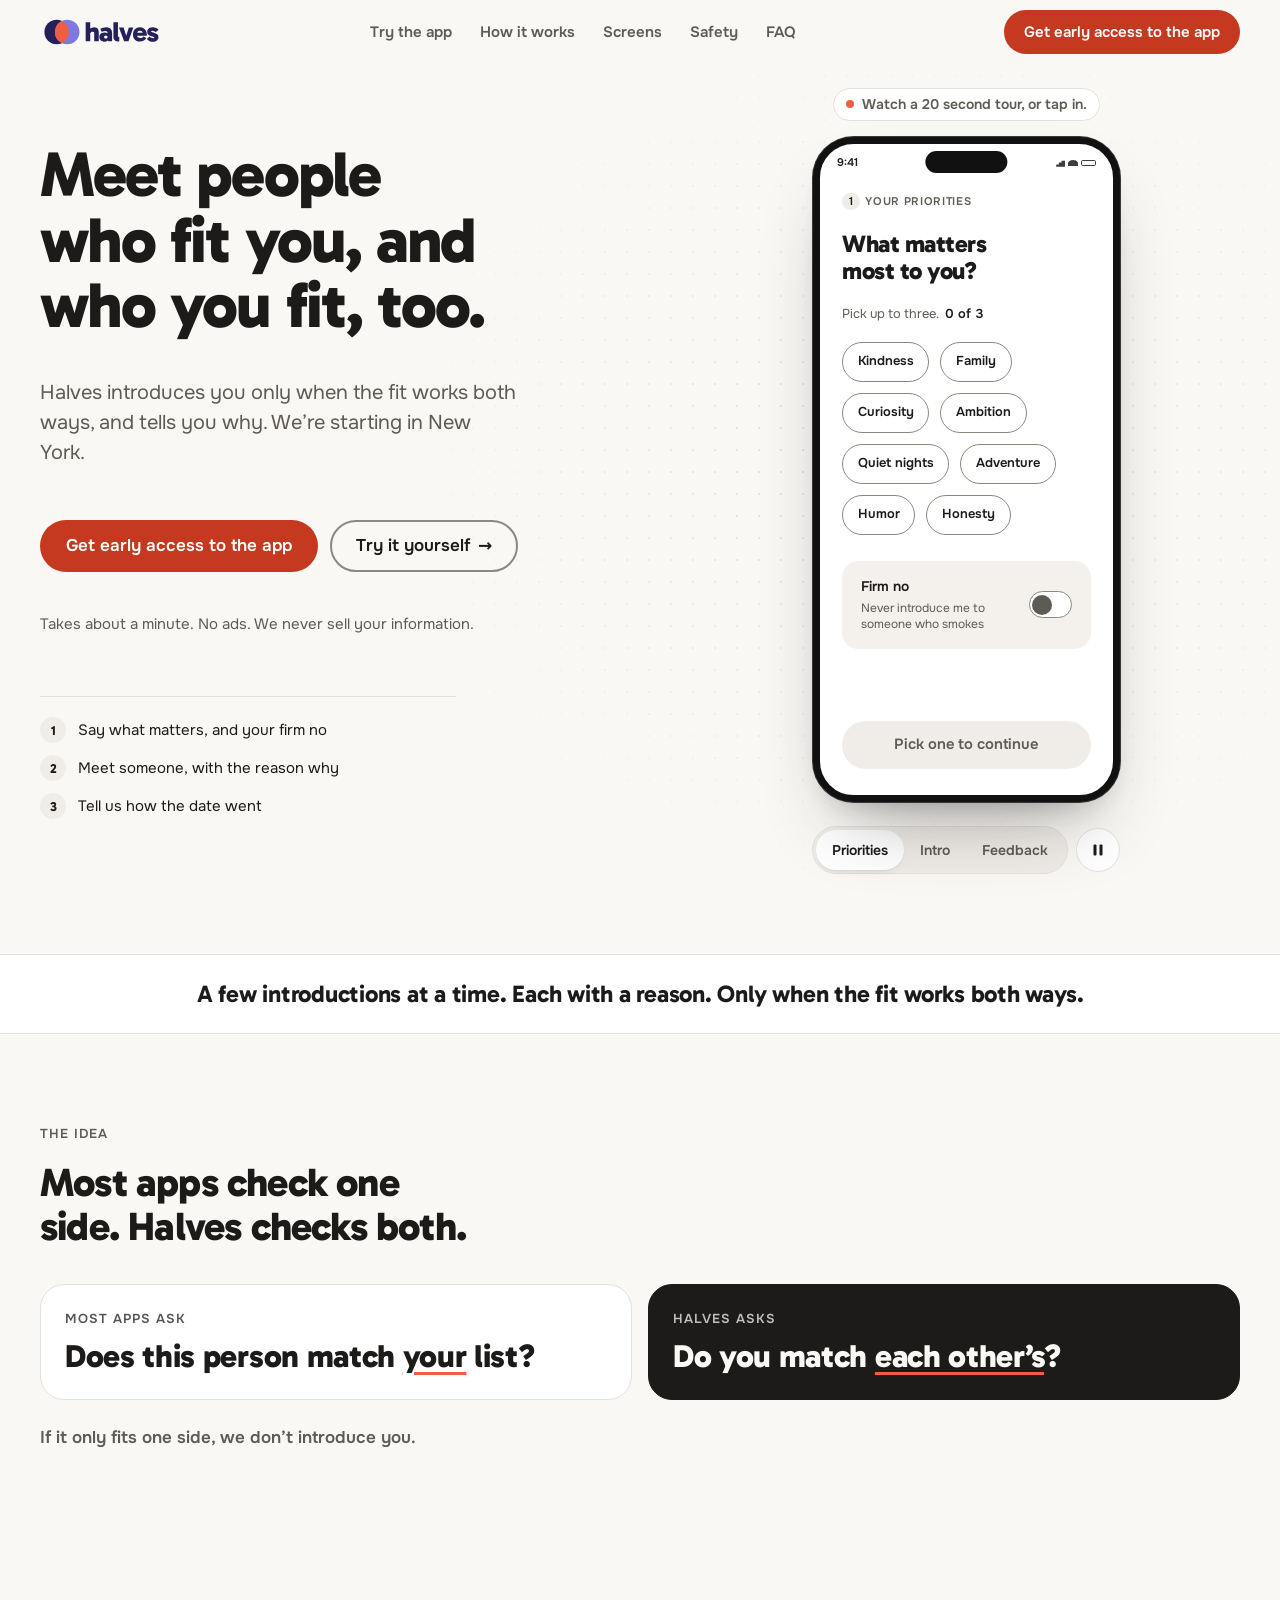
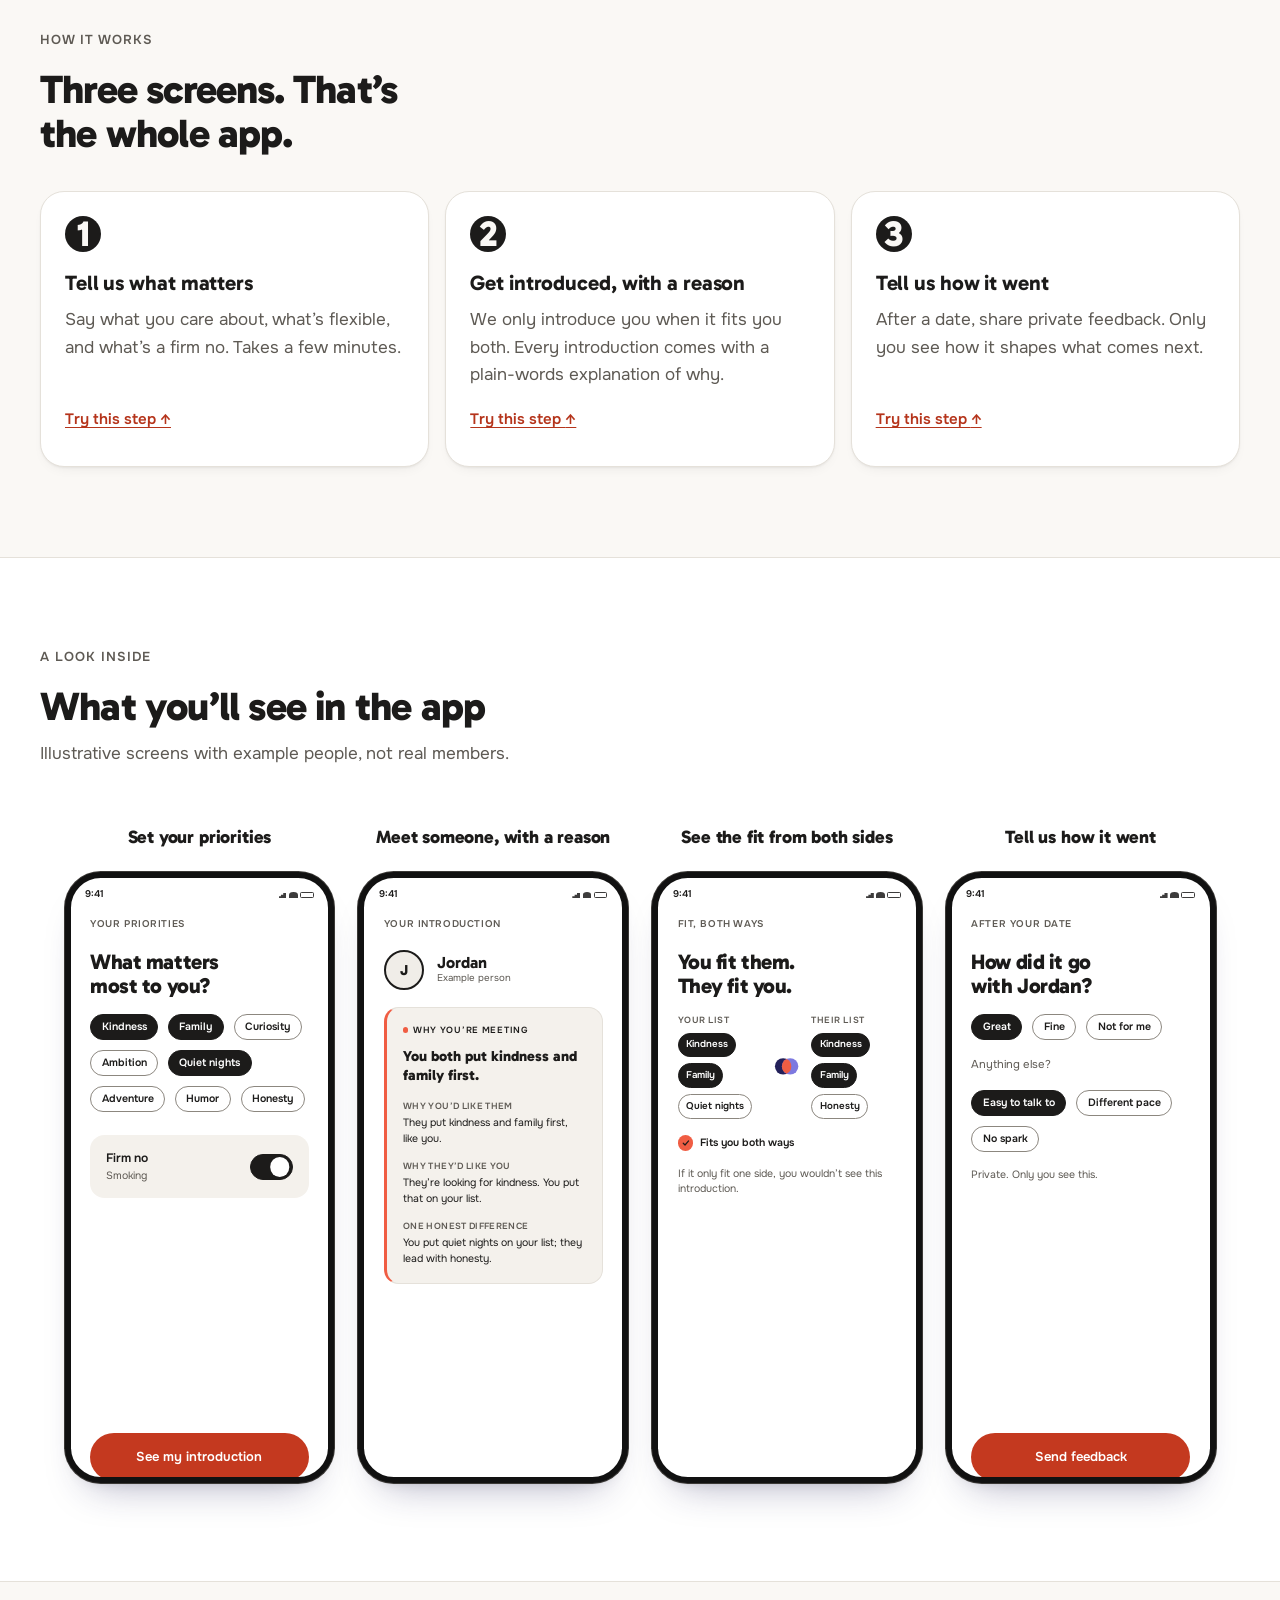
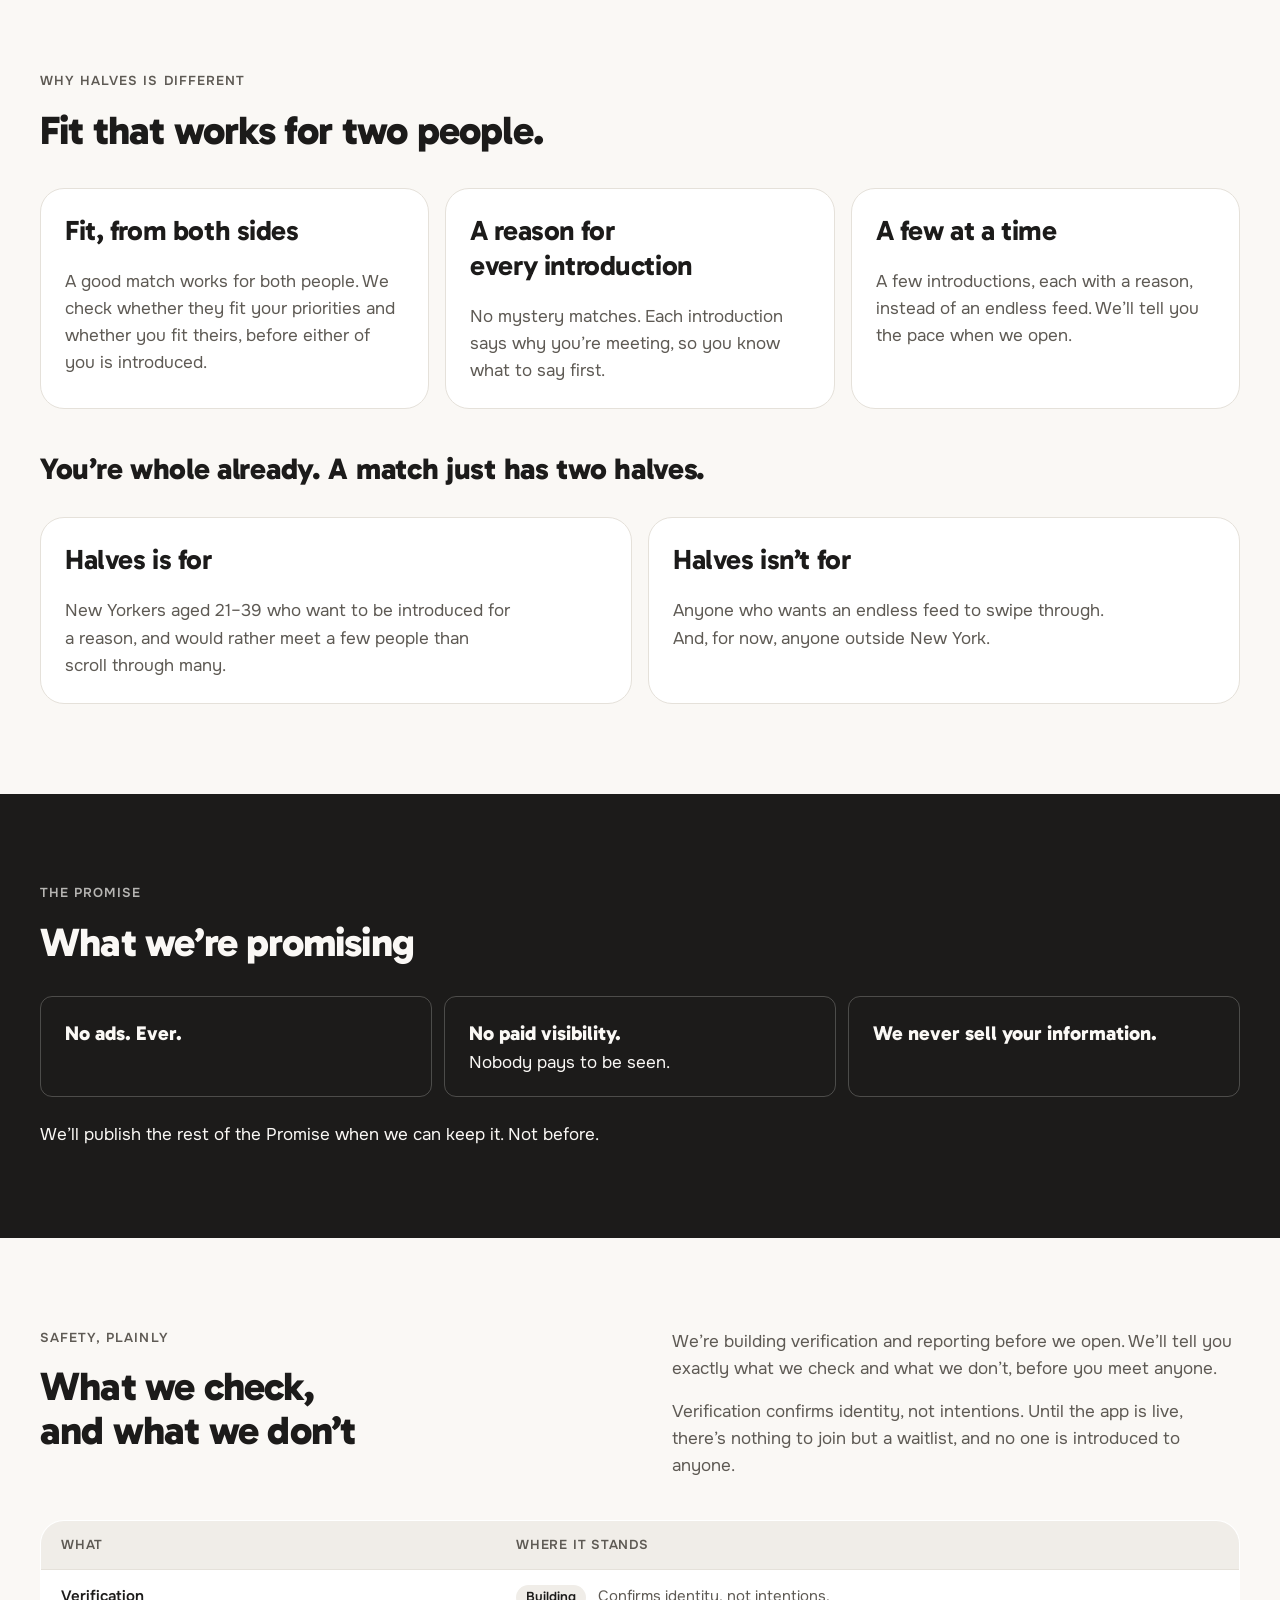
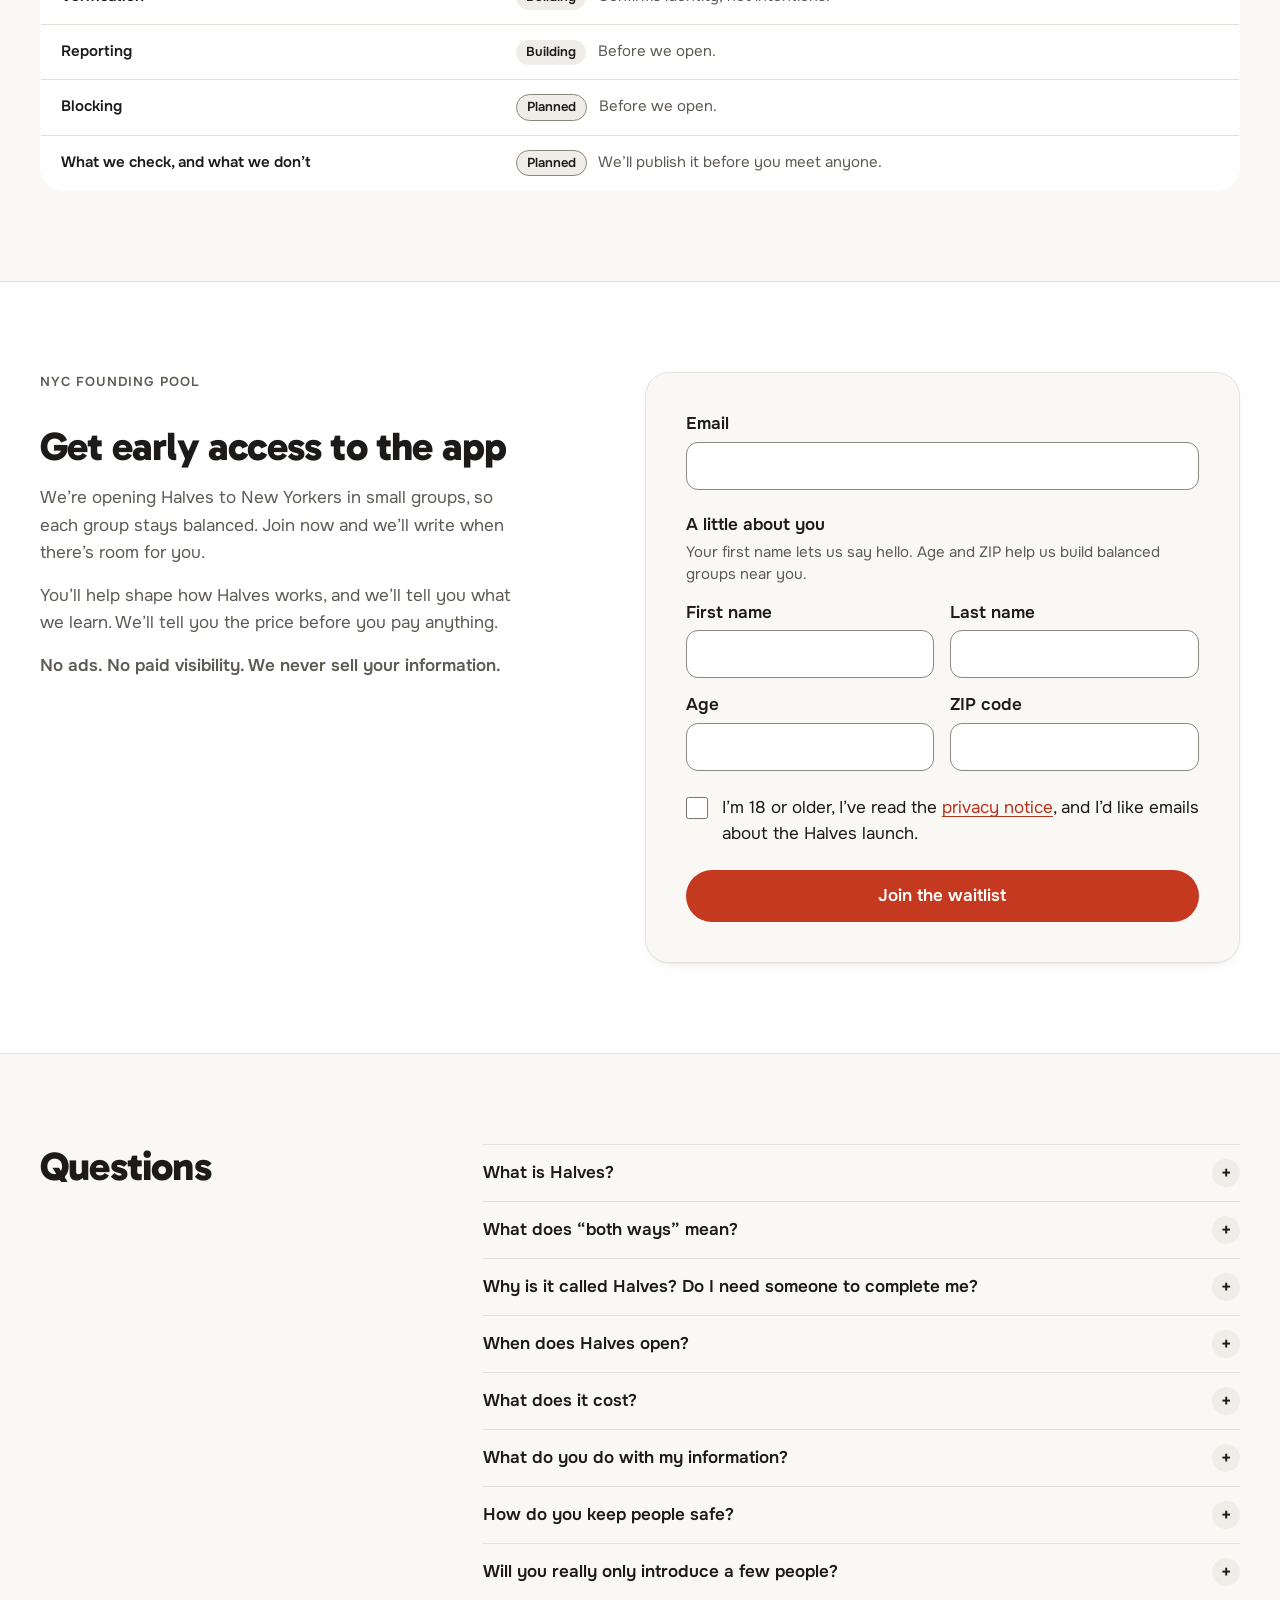
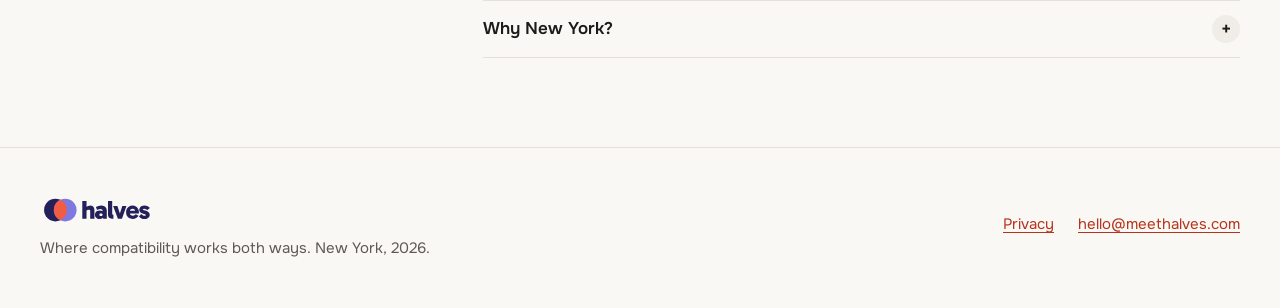
<file: directions/site-b/index.html>
<!doctype html>
<html lang="en">
<head>
  <meta charset="utf-8">
  <meta name="viewport" content="width=device-width, initial-scale=1">
  <title>Halves: where compatibility works both ways</title>
  <meta name="description" content="Halves introduces New Yorkers only when the fit works both ways, with a reason for each. Join the NYC founding pool.">
  <meta name="robots" content="noindex">
  <meta name="theme-color" content="#FAF8F5" media="(prefers-color-scheme: light)">
  <meta name="theme-color" content="#121212" media="(prefers-color-scheme: dark)">
  <meta property="og:type" content="website">
  <meta property="og:title" content="Halves: where compatibility works both ways">
  <meta property="og:description" content="A few introductions, each with a reason. No ads. No paid visibility. We never sell your information.">
  <meta property="og:image" content="assets/brand/social/og-image.png">
  <!-- EDITABLE: og:image must be an absolute URL at launch (https://meethalves.com/assets/brand/social/og-image.png). Remove the noindex robots tag at launch. -->
  <meta name="twitter:card" content="summary_large_image">
  <link rel="icon" href="assets/brand/icons/favicon-32.png" sizes="32x32" type="image/png">
  <link rel="icon" href="assets/brand/icons/favicon.svg" type="image/svg+xml">
  <link rel="apple-touch-icon" href="assets/brand/icons/apple-touch-icon.png">
  <link rel="preload" href="assets/brand/fonts/gabarito-latin-800-normal.woff2" as="font" type="font/woff2" crossorigin>
  <link rel="preload" href="assets/brand/fonts/onest-latin-400-normal.woff2" as="font" type="font/woff2" crossorigin>
  <link rel="stylesheet" href="assets/styles.css">
  <link rel="stylesheet" href="assets/halves.css">
  <script>document.documentElement.className += " js";</script>
  <script src="assets/preview.js"></script>
  <script src="assets/app.js" defer></script>
  <script src="assets/proto.js" defer></script>
</head>
<body>
  <a class="skip-link" href="#main">Skip to main content</a>

  <header class="site-header" id="top">
    <div class="wrap header-inner">
      <a class="brand" href="./" aria-label="Halves home">
        <picture>
          <source media="(prefers-color-scheme: dark)" srcset="assets/brand/logo/halves-lockup-on-dark.svg">
          <img class="brand-logo" src="assets/brand/logo/halves-lockup.svg" alt="" width="130" height="30">
        </picture>
      </a>
      <nav class="head-nav" aria-label="Primary">
        <a href="#try">Try the app</a>
        <a href="#how">How it works</a>
        <a href="#screens">Screens</a>
        <a href="#safety">Safety</a>
        <a href="#faq">FAQ</a>
      </nav>
      <a class="button button-primary button-small" href="#join">Get early access<span class="hide-sm"> to the app</span></a>
    </div>
  </header>

  <main id="main">
    <!-- HERO: the product is the hero. A working prototype of three real in-app screens. -->
    <section class="hero" aria-labelledby="headline">
      <div class="wrap hero-grid">
        <div class="hero-copy">
          <h1 id="headline">Meet people who fit you, and who you fit, too.</h1>
          <p class="hero-sub" id="subhead">Halves introduces you only when the fit works both ways, and tells you why. We’re starting in New York.</p>
          <div class="hero-actions">
            <a class="button button-primary" href="#join">Get early access to the app</a>
            <a class="button button-quiet" href="#try">Try it yourself<span aria-hidden="true"> →</span></a>
          </div>
          <p class="hero-note">Takes about a minute. No ads. We never sell your information.</p>
          <!-- EDITABLE PLACEHOLDER: platform line, e.g. "iPhone first, coming soon". Confirm before publishing. -->
          <ol class="mini-steps" aria-label="What the demo shows">
            <li><b>1</b><span>Say what matters, and your firm no</span></li>
            <li><b>2</b><span>Meet someone, with the reason why</span></li>
            <li><b>3</b><span>Tell us how the date went</span></li>
          </ol>
        </div>

        <div class="device" id="try" aria-label="Interactive demo of the Halves app">
          <div class="demo-label"><span class="live-dot" aria-hidden="true"></span><span id="demo-hint">Live demo. Tap anything.</span></div>
          <div class="phone" id="demo" role="group" aria-label="Halves app demo, three screens">
            <div class="phone-island" aria-hidden="true"></div>
            <div class="statusbar" aria-hidden="true"><span>9:41</span><span class="sb-icons"><i></i><i></i><i></i></span></div>
            <div class="screens">

              <!-- SCREEN 1: priorities -->
              <section class="screen is-active" data-screen="1" aria-labelledby="s1-title">
                <div class="app-body">
                  <p class="app-kicker"><span class="kick-n">1</span>Your priorities</p>
                  <h2 class="app-title" id="s1-title" tabindex="-1">What matters most to you?</h2>
                  <p class="app-sub">Pick up to three. <span class="count" id="pick-count" aria-live="polite">0 of 3</span></p>
                  <div class="chips" role="group" aria-label="Priorities">
                    <button class="chip" type="button" aria-pressed="false" data-chip="Kindness">Kindness</button>
<button class="chip" type="button" aria-pressed="false" data-chip="Family">Family</button>
<button class="chip" type="button" aria-pressed="false" data-chip="Curiosity">Curiosity</button>
<button class="chip" type="button" aria-pressed="false" data-chip="Ambition">Ambition</button>
<button class="chip" type="button" aria-pressed="false" data-chip="Quiet nights">Quiet nights</button>
<button class="chip" type="button" aria-pressed="false" data-chip="Adventure">Adventure</button>
<button class="chip" type="button" aria-pressed="false" data-chip="Humor">Humor</button>
<button class="chip" type="button" aria-pressed="false" data-chip="Honesty">Honesty</button>
                  </div>
                  <div class="firm-row">
                    <div id="firm-lbl"><strong>Firm no</strong><span>Never introduce me to someone who smokes</span></div>
                    <button class="switch" id="firm-switch" type="button" role="switch" aria-checked="false" aria-labelledby="firm-lbl"><i></i></button>
                  </div>
                  <button class="app-btn" id="go-intro" type="button" disabled>Pick one to continue</button>
                </div>
              </section>

              <!-- SCREEN 2: introduction -->
              <section class="screen" data-screen="2" aria-labelledby="s2-title" inert aria-hidden="true">
                <div class="app-body">
                  <p class="app-kicker"><span class="kick-n">2</span>Your introduction</p>
                  <h2 class="visually-hidden" id="s2-title" tabindex="-1">Your introduction</h2>
                  <div class="checking" id="checking" role="status">
                    <svg class="mk mk-anim" viewBox="0 0 100 64" aria-hidden="true" focusable="false"><circle class="mk-l" cx="38" cy="32" r="28"/><circle class="mk-r" cx="62" cy="32" r="28"/><path class="mk-x" d="M50 6.7A28 28 0 0 1 50 57.3A28 28 0 0 1 50 6.7Z"/></svg>
                    <p>Checking both ways…</p>
                  </div>
                  <div class="intro" id="intro">
                    <div class="who r" style="--i:0"><span class="avatar" id="i-avatar">J</span><div><strong id="i-name">Jordan</strong><span>Example person, not a real member</span></div></div>
                    <p class="fits r" style="--i:1"><svg class="ic" viewBox="0 0 16 16" aria-hidden="true" focusable="false"><path d="M3.5 8.5l3 3 6-7" fill="none" stroke="currentColor" stroke-width="2" stroke-linecap="round" stroke-linejoin="round"/></svg>Fits you both ways</p>
                    <div class="why r" style="--i:2">
                      <span class="why-label"><i></i>Why you’re meeting</span>
                      <p class="why-head" id="i-head"></p>
                      <dl>
                        <div><dt>Why you’d like them</dt><dd id="i-like"></dd></div>
                        <div><dt>Why they’d like you</dt><dd id="i-liked"></dd></div>
                        <div id="i-diff-row"><dt>One honest difference</dt><dd id="i-diff"></dd></div>
                      </dl>
                    </div>
                    <p class="firm-ok r" id="i-firm" style="--i:3" hidden><svg class="ic" viewBox="0 0 16 16" aria-hidden="true" focusable="false"><path d="M3.5 8.5l3 3 6-7" fill="none" stroke="currentColor" stroke-width="2" stroke-linecap="round" stroke-linejoin="round"/></svg>Your firm no is respected.</p>
                    <div class="app-actions r" style="--i:4">
                      <button class="app-btn" id="go-feedback" type="button">Skip ahead to after the date</button>
                      <button class="app-link" id="go-back" type="button">Change my priorities</button>
                    </div>
                  </div>
                </div>
              </section>

              <!-- SCREEN 3: feedback -->
              <section class="screen" data-screen="3" aria-labelledby="s3-title" inert aria-hidden="true">
                <div class="app-body">
                  <p class="app-kicker"><span class="kick-n">3</span>After your date</p>
                  <div id="fb-form">
                    <h2 class="app-title" id="s3-title" tabindex="-1">How did it go with <span id="f-name">Jordan</span>?</h2>
                    <div class="chips" role="radiogroup" aria-label="How it went">
                      <button class="chip" type="button" role="radio" aria-checked="false" data-feel="Great">Great</button>
                      <button class="chip" type="button" role="radio" aria-checked="false" data-feel="Fine">Fine</button>
                      <button class="chip" type="button" role="radio" aria-checked="false" data-feel="Not for me">Not for me</button>
                    </div>
                    <p class="app-sub">Anything else? <span class="muted">Optional</span></p>
                    <div class="chips" role="group" aria-label="Anything else">
                      <button class="chip" type="button" aria-pressed="false" data-note="Easy to talk to">Easy to talk to</button>
                      <button class="chip" type="button" aria-pressed="false" data-note="Different pace">Different pace</button>
                      <button class="chip" type="button" aria-pressed="false" data-note="Different priorities">Different priorities</button>
                      <button class="chip" type="button" aria-pressed="false" data-note="No spark">No spark</button>
                    </div>
                    <p class="app-note">Private. Only you see this.</p>
                    <button class="app-btn" id="send-fb" type="button" disabled>Pick how it went</button>
                  </div>
                  <div class="thanks" id="fb-done" hidden>
                    <span class="thanks-mark"><svg class="mk " viewBox="0 0 100 64" aria-hidden="true" focusable="false"><circle class="mk-l" cx="38" cy="32" r="28"/><circle class="mk-r" cx="62" cy="32" r="28"/><path class="mk-x" d="M50 6.7A28 28 0 0 1 50 57.3A28 28 0 0 1 50 6.7Z"/></svg></span>
                    <h2 class="app-title" id="s3-done" tabindex="-1">Thanks. That stays with you.</h2>
                    <p class="app-sub">Only you see how feedback shapes what comes next. That’s Halves, both ways.</p>
                    <a class="app-btn" href="#join">Get early access to the app</a>
                    <button class="app-link" id="replay" type="button">Replay the demo</button>
                  </div>
                </div>
              </section>
            </div>
          </div>

          <div class="demo-controls">
            <div class="seg" role="group" aria-label="Jump to a screen">
              <button type="button" data-jump="1" aria-current="step">Priorities</button>
              <button type="button" data-jump="2">Intro</button>
              <button type="button" data-jump="3">Feedback</button>
            </div>
            <button class="pause" id="pause" type="button" aria-label="Pause the demo animation"><svg viewBox="0 0 16 16" aria-hidden="true" focusable="false"><g class="ic-pause"><rect x="3.5" y="2.5" width="3" height="11" rx="1"/><rect x="9.5" y="2.5" width="3" height="11" rx="1"/></g><path class="ic-play" d="M4.5 2.8v10.4L13 8z"/></svg></button>
          </div>
        </div>
      </div>
    </section>

    <section class="promise-line" aria-label="In one line">
      <div class="wrap"><p>A few introductions at a time. Each with a reason. Only when the fit works both ways.</p></div>
    </section>

    <section class="section idea" aria-labelledby="idea-title">
      <div class="wrap">
        <p class="kicker">The idea</p>
        <h2 id="idea-title">Most apps check one side. Halves checks both.</h2>
        <div class="contrast">
          <div class="contrast-col contrast-col--them">
            <p class="contrast-label">Most apps ask</p>
            <p class="contrast-q">Does this person match <em>your</em> list?</p>
          </div>
          <div class="contrast-col contrast-col--us">
            <p class="contrast-label">Halves asks</p>
            <p class="contrast-q">Do you match <em>each other’s</em>?</p>
          </div>
        </div>
        <p class="idea-line">If it only fits one side, we don’t introduce you.</p>
      </div>
    </section>

    <section class="section steps" id="how" aria-labelledby="how-title">
      <div class="wrap">
        <p class="kicker">How it works</p>
        <h2 id="how-title">Three screens. That’s the whole app.</h2>
        <ol class="step-list" role="list">
          <li class="step">
            <span class="step-number" aria-hidden="true">1</span>
            <h3>Tell us what matters</h3>
            <p>Say what you care about, what’s flexible, and what’s a firm no. Takes a few minutes.</p>
            <button class="try-link" type="button" data-try="1">Try this step <span aria-hidden="true">↑</span></button>
          </li>
          <li class="step">
            <span class="step-number" aria-hidden="true">2</span>
            <h3>Get introduced, with a reason</h3>
            <p>We only introduce you when it fits you both. Every introduction comes with a plain-words explanation of why.</p>
            <button class="try-link" type="button" data-try="2">Try this step <span aria-hidden="true">↑</span></button>
          </li>
          <li class="step">
            <span class="step-number" aria-hidden="true">3</span>
            <h3>Tell us how it went</h3>
            <p>After a date, share private feedback. Only you see how it shapes what comes next.</p>
            <button class="try-link" type="button" data-try="3">Try this step <span aria-hidden="true">↑</span></button>
          </li>
        </ol>
      </div>
    </section>

    <!-- SCREENSHOT STRIP: illustrative designs, not final captures. EDITABLE PLACEHOLDERS: swap each .phone for a real screenshot when the build exists. -->
    <section class="section screens-sec" id="screens" aria-labelledby="screens-title">
      <div class="wrap">
        <p class="kicker">A look inside</p>
        <h2 id="screens-title">What you’ll see in the app</h2>
        <p class="section-intro">Illustrative screens with example people, not real members.</p>
      </div>
      <div class="strip" tabindex="0" role="region" aria-label="App screens, scrolls sideways">
        <div class="strip-track">
          <figure class="shot"><div class="phone phone--sm" role="img" aria-label="Priorities screen: pick what matters, set a firm no."><div class="screen-static"><div class="statusbar" aria-hidden="true"><span>9:41</span><span class="sb-icons"><i></i><i></i><i></i></span></div>
<div class="app-body"><p class="app-kicker">Your priorities</p><h3 class="app-title">What matters most to you?</h3>
<div class="chips"><span class="chip is-on">Kindness</span><span class="chip is-on">Family</span><span class="chip">Curiosity</span><span class="chip">Ambition</span><span class="chip is-on">Quiet nights</span><span class="chip">Adventure</span><span class="chip">Humor</span><span class="chip">Honesty</span></div>
<div class="firm-row"><div><strong>Firm no</strong><span>Smoking</span></div><span class="switch is-on"><i></i></span></div>
<span class="app-btn">See my introduction</span></div></div></div><figcaption>Set your priorities</figcaption></figure>
          <figure class="shot"><div class="phone phone--sm" role="img" aria-label="Introduction screen with the Why you’re meeting card."><div class="screen-static"><div class="statusbar" aria-hidden="true"><span>9:41</span><span class="sb-icons"><i></i><i></i><i></i></span></div>
<div class="app-body"><p class="app-kicker">Your introduction</p>
<div class="who"><span class="avatar">J</span><div><strong>Jordan</strong><span>Example person</span></div></div>
<div class="why"><span class="why-label"><i></i>Why you’re meeting</span><p class="why-head">You both put kindness and family first.</p>
<dl><div><dt>Why you’d like them</dt><dd>They put kindness and family first, like you.</dd></div><div><dt>Why they’d like you</dt><dd>They’re looking for kindness. You put that on your list.</dd></div><div><dt>One honest difference</dt><dd>You put quiet nights on your list; they lead with honesty.</dd></div></dl></div></div></div></div><figcaption>Meet someone, with a reason</figcaption></figure>
          <figure class="shot"><div class="phone phone--sm" role="img" aria-label="Fit both ways screen: your list and their list overlap."><div class="screen-static"><div class="statusbar" aria-hidden="true"><span>9:41</span><span class="sb-icons"><i></i><i></i><i></i></span></div>
<div class="app-body"><p class="app-kicker">Fit, both ways</p><h3 class="app-title">You fit them. They fit you.</h3>
<div class="duo"><div><span class="duo-h">Your list</span><span class="chip is-on">Kindness</span><span class="chip is-on">Family</span><span class="chip">Quiet nights</span></div>
<div class="duo-mark"><svg class="mk " viewBox="0 0 100 64" aria-hidden="true" focusable="false"><circle class="mk-l" cx="38" cy="32" r="28"/><circle class="mk-r" cx="62" cy="32" r="28"/><path class="mk-x" d="M50 6.7A28 28 0 0 1 50 57.3A28 28 0 0 1 50 6.7Z"/></svg></div>
<div><span class="duo-h">Their list</span><span class="chip is-on">Kindness</span><span class="chip is-on">Family</span><span class="chip">Honesty</span></div></div>
<p class="fits"><svg class="ic" viewBox="0 0 16 16" aria-hidden="true" focusable="false"><path d="M3.5 8.5l3 3 6-7" fill="none" stroke="currentColor" stroke-width="2" stroke-linecap="round" stroke-linejoin="round"/></svg>Fits you both ways</p>
<p class="app-note">If it only fit one side, you wouldn’t see this introduction.</p></div></div></div><figcaption>See the fit from both sides</figcaption></figure>
          <figure class="shot"><div class="phone phone--sm" role="img" aria-label="Feedback screen after a date."><div class="screen-static"><div class="statusbar" aria-hidden="true"><span>9:41</span><span class="sb-icons"><i></i><i></i><i></i></span></div>
<div class="app-body"><p class="app-kicker">After your date</p><h3 class="app-title">How did it go with Jordan?</h3>
<div class="chips"><span class="chip is-on">Great</span><span class="chip">Fine</span><span class="chip">Not for me</span></div>
<p class="app-sub">Anything else?</p><div class="chips"><span class="chip is-on">Easy to talk to</span><span class="chip">Different pace</span><span class="chip">No spark</span></div>
<p class="app-note">Private. Only you see this.</p><span class="app-btn">Send feedback</span></div></div></div><figcaption>Tell us how it went</figcaption></figure>
        </div>
      </div>
    </section>

    <section class="section different" id="different" aria-labelledby="diff-title">
      <div class="wrap">
        <p class="kicker">Why Halves is different</p>
        <h2 id="diff-title">Fit that works for two people.</h2>
        <div class="pair">
          <article class="pair-half">
            <h3>Fit, from both sides</h3>
            <p>A good match works for both people. We check whether they fit your priorities and whether you fit theirs, before either of you is introduced.</p>
          </article>
          <article class="pair-half">
            <h3>A reason for every introduction</h3>
            <p>No mystery matches. Each introduction says why you’re meeting, so you know what to say first.</p>
          </article>
          <article class="pair-half">
            <h3>A few at a time</h3>
            <p>A few introductions, each with a reason, instead of an endless feed. We’ll tell you the pace when we open.</p>
          </article>
        </div>
        <p class="name-line">You’re whole already. A match just has two halves.</p>
        <div class="pair pair--two">
          <article class="pair-half"><h3>Halves is for</h3><p>New Yorkers aged 21–39 who want to be introduced for a reason, and would rather meet a few people than scroll through many.</p></article>
          <article class="pair-half"><h3>Halves isn’t for</h3><p>Anyone who wants an endless feed to swipe through. And, for now, anyone outside New York.</p></article>
        </div>
        <!-- EDITABLE PLACEHOLDERS, hidden until real: founder note (name + signature), early-member quotes (real, consented), press. Nothing invented. -->
      </div>
    </section>

    <section class="section promise" id="promise" aria-labelledby="promise-title">
      <div class="wrap">
        <p class="kicker">The Promise</p>
        <h2 id="promise-title">What we’re promising</h2>
        <ul class="promise-list" role="list">
          <li><strong>No ads. Ever.</strong></li>
          <li><strong>No paid visibility.</strong> Nobody pays to be seen.</li>
          <li><strong>We never sell your information.</strong></li>
        </ul>
        <p class="promise-close">We’ll publish the rest of the Promise when we can keep it. Not before.</p>
      </div>
    </section>

    <section class="section safety" id="safety" aria-labelledby="safety-title">
      <div class="wrap safety-grid">
        <div>
          <p class="kicker">Safety, plainly</p>
          <h2 id="safety-title">What we check, and what we don’t</h2>
        </div>
        <div class="safety-body">
          <p>We’re building verification and reporting before we open. We’ll tell you exactly what we check and what we don’t, before you meet anyone.</p>
          <p>Verification confirms identity, not intentions. Until the app is live, there’s nothing to join but a waitlist, and no one is introduced to anyone.</p>
        </div>
        <div class="check-wrap">
          <table class="check-table">
            <caption class="visually-hidden">Safety work and where each piece stands today</caption>
            <thead><tr><th scope="col">What</th><th scope="col">Where it stands</th></tr></thead>
            <tbody>
              <tr><th scope="row">Verification</th><td><span class="tag">Building</span> Confirms identity, not intentions.</td></tr>
              <tr><th scope="row">Reporting</th><td><span class="tag">Building</span> Before we open.</td></tr>
              <tr><th scope="row">Blocking</th><td><span class="tag tag-plan">Planned</span> Before we open.</td></tr>
              <tr><th scope="row">What we check, and what we don’t</th><td><span class="tag tag-plan">Planned</span> We’ll publish it before you meet anyone.</td></tr>
            </tbody>
          </table>
        </div>
      </div>
    </section>

    <section class="section join" id="join" aria-labelledby="join-title">
      <div class="wrap join-grid">
        <div class="join-copy">
          <p class="kicker">NYC founding pool</p>
          <h2 id="join-title">Get early access to the app</h2>
          <p>We’re opening Halves to New Yorkers in small groups, so each group stays balanced. Join now and we’ll write when there’s room for you.</p>
          <p>You’ll help shape how Halves works, and we’ll tell you what we learn. We’ll tell you the price before you pay anything.</p>
          <p class="join-small">No ads. No paid visibility. We never sell your information.</p>
        </div>

        <div class="join-panel">
          <noscript>
            <p class="noscript-note">The form needs JavaScript. Turn it on and reload, or email hello@meethalves.com and we’ll add you.</p>
          </noscript>

          <form class="waitlist-form" id="waitlist-form" hidden method="post" action="/api/waitlist" data-endpoint="/api/waitlist">
            <div class="field">
              <label for="email">Email</label>
              <input class="text-input" id="email" name="email" type="email" autocomplete="email" required maxlength="254" spellcheck="false" autocapitalize="off" aria-describedby="email-error">
              <p class="field-error" id="email-error"></p>
            </div>

            <fieldset class="optional-group" aria-describedby="about-hint">
              <legend>A little about you</legend>
              <p class="hint" id="about-hint">Your first name lets us say hello. Age and ZIP help us build balanced groups near you.</p>

              <div class="field-row field-row--names">
                <div class="field">
                  <label for="first_name">First name</label>
                  <input class="text-input" id="first_name" name="first_name" type="text" autocomplete="given-name" required maxlength="60" aria-describedby="first_name-error">
                  <p class="field-error" id="first_name-error"></p>
                </div>
                <div class="field">
                  <label for="last_name">Last name</label>
                  <input class="text-input" id="last_name" name="last_name" type="text" autocomplete="family-name" required maxlength="80" aria-describedby="last_name-error">
                  <p class="field-error" id="last_name-error"></p>
                </div>
              </div>

              <div class="field-row">
                <div class="field">
                  <label for="age">Age</label>
                  <input class="text-input" id="age" name="age" type="number" inputmode="numeric" required min="18" max="99" step="1" aria-describedby="age-error">
                  <p class="field-error" id="age-error"></p>
                </div>
                <div class="field">
                  <label for="zip">ZIP code</label>
                  <input class="text-input" id="zip" name="zip" type="text" inputmode="numeric" autocomplete="postal-code" required maxlength="5" pattern="[0-9]{5}" aria-describedby="zip-error">
                  <p class="field-error" id="zip-error"></p>
                </div>
              </div>
            </fieldset>

            <div class="field consent">
              <input id="consent" name="consent" type="checkbox" required aria-describedby="consent-error">
              <label for="consent">I’m 18 or older, I’ve read the <a href="privacy/" target="_blank" rel="noopener">privacy notice<span class="visually-hidden"> (opens in a new tab)</span></a>, and I’d like emails about the Halves launch.</label>
              <p class="field-error" id="consent-error"></p>
            </div>

            <div class="hp-field" aria-hidden="true">
              <label for="website">Website</label>
              <input id="website" name="website" type="text" tabindex="-1" autocomplete="off" aria-hidden="true">
            </div>

            <button class="button button-primary" type="submit">Join the waitlist</button>
          </form>

          <p class="form-status" id="form-status" role="status" aria-live="polite"></p>

          <div class="join-success" id="waitlist-success" hidden>
            <picture>
              <source media="(prefers-color-scheme: dark)" srcset="assets/brand/logo/halves-mark-on-dark.svg">
              <img class="success-mark" src="assets/brand/logo/halves-mark.svg" alt="" width="56" height="36">
            </picture>
            <h3 id="success-title" tabindex="-1">You’re on the list.</h3>
            <p>Thanks<span data-first-name></span>. We’ll email you when there’s room for you.</p>
            <p>Know someone who’d rather be introduced for a reason than keep scrolling? Send them this page. A good group needs people on both sides.</p>
            <div class="share-row">
              <label class="visually-hidden" for="share-url">Link to share</label>
              <input class="text-input" id="share-url" type="text" readonly value="https://meethalves.com/?utm_source=share&amp;utm_medium=referral&amp;utm_campaign=waitlist">
              <button class="button button-quiet button-small" id="share-button" type="button" hidden>Copy link</button>
            </div>
            <p class="share-status" id="share-status" role="status" aria-live="polite"></p>
          </div>
        </div>

      </div>
    </section>

    <section class="section faq" id="faq" aria-labelledby="faq-title">
      <div class="wrap faq-wrap">
        <h2 id="faq-title">Questions</h2>
        <div class="faq-list">
          <details><summary>What is Halves?</summary><p>A dating app for New Yorkers aged 21–39. We introduce you only when the fit works both ways, and each introduction comes with a reason. We’re new, and we’re building it with our first members.</p></details>
          <details><summary>What does “both ways” mean?</summary><p>Most apps ask whether someone matches what you want. We also ask whether you match what they want. If it only fits one side, we don’t introduce you.</p></details>
          <details><summary>Why is it called Halves? Do I need someone to complete me?</summary><p>No. You’re whole. A match has two halves: your side and theirs. The name is about the fit, not about you.</p></details>
          <details><summary>When does Halves open?</summary><p>We’re starting with a small founding pool in New York and opening in groups. We’ll email you when there’s room for you. We don’t have a date yet, and we won’t make one up.</p></details>
          <details><summary>What does it cost?</summary><p>Joining the waitlist is free. We’ll tell you the price before you pay anything, and nobody will be charged without clear notice of the amount, the renewal date, and how to cancel.</p></details>
          <details><summary>What do you do with my information?</summary><p>We ask for the minimum: your email, first name, age and ZIP, so we can build balanced groups. No ads. We never sell your information. See the <a href="privacy/">privacy notice</a>.</p></details>
          <details><summary>How do you keep people safe?</summary><p>We’re building verification and reporting before we open, and we’ll publish exactly what we check and what we don’t. Verification confirms identity, not intentions. Until it’s live, there’s nothing to join but a waitlist, and no one is introduced to anyone.</p></details>
          <details><summary>Will you really only introduce a few people?</summary><p>Yes. A few at a time, each with a reason, instead of an endless feed. We’ll tell you the pace when we open.</p></details>
        
          <details><summary>Why New York?</summary><p>We’re starting with one group of New Yorkers, kept in balance, so introductions can work for both sides. We’ll tell you if that changes.</p></details>
        </div>
      </div>
    </section>
  </main>

  <footer class="site-footer">
    <div class="wrap footer-inner">
      <div class="foot-brand">
        <a class="brand brand-small" href="./" aria-label="Halves home">
          <picture>
            <source media="(prefers-color-scheme: dark)" srcset="assets/brand/logo/halves-lockup-on-dark.svg">
            <img class="brand-logo" src="assets/brand/logo/halves-lockup.svg" alt="" width="130" height="30">
          </picture>
        </a>
        <p class="foot-tag">Where compatibility works both ways. New York, 2026.</p>
      </div>
      <nav aria-label="Footer">
        <ul class="footer-links">
          <li><a href="privacy/">Privacy</a></li>
          <li><a href="mailto:hello@meethalves.com">hello@meethalves.com</a></li>
        </ul>
      </nav>
    </div>
  </footer>
</body>
</html>
</file>
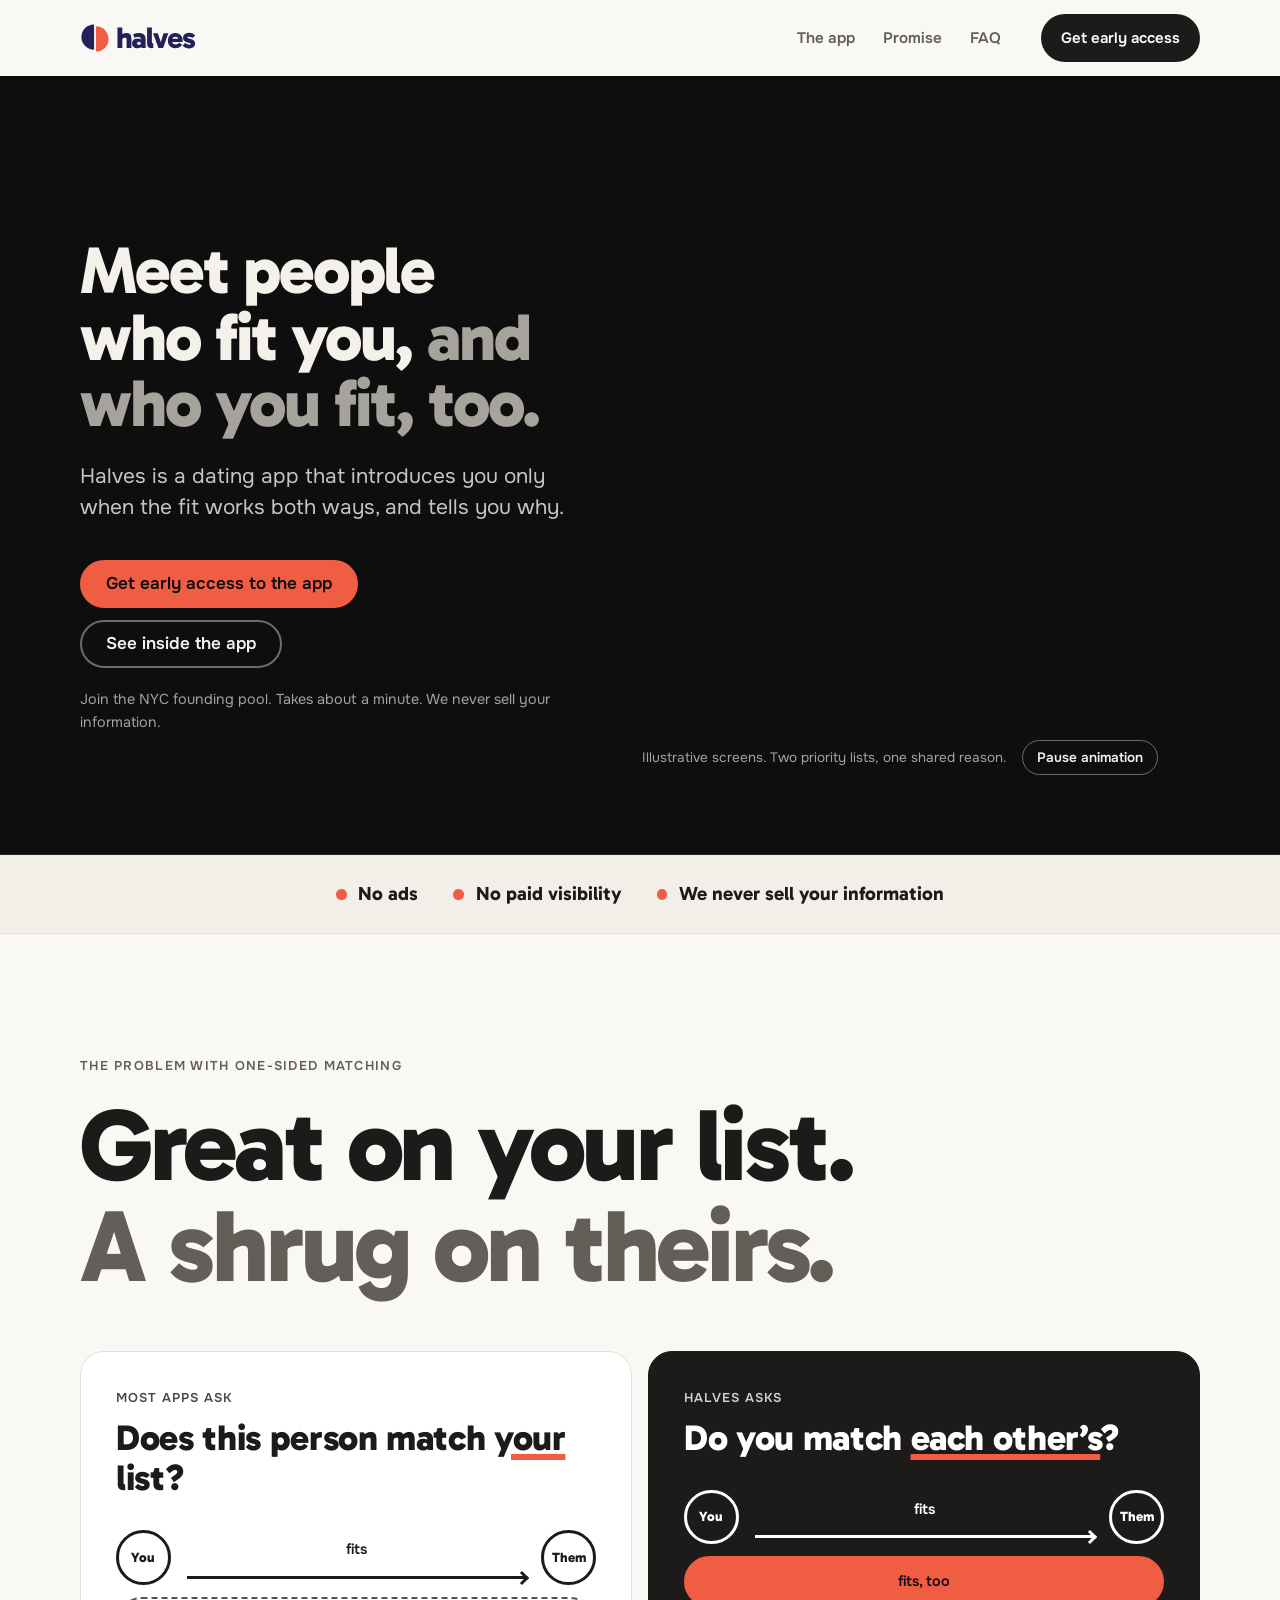
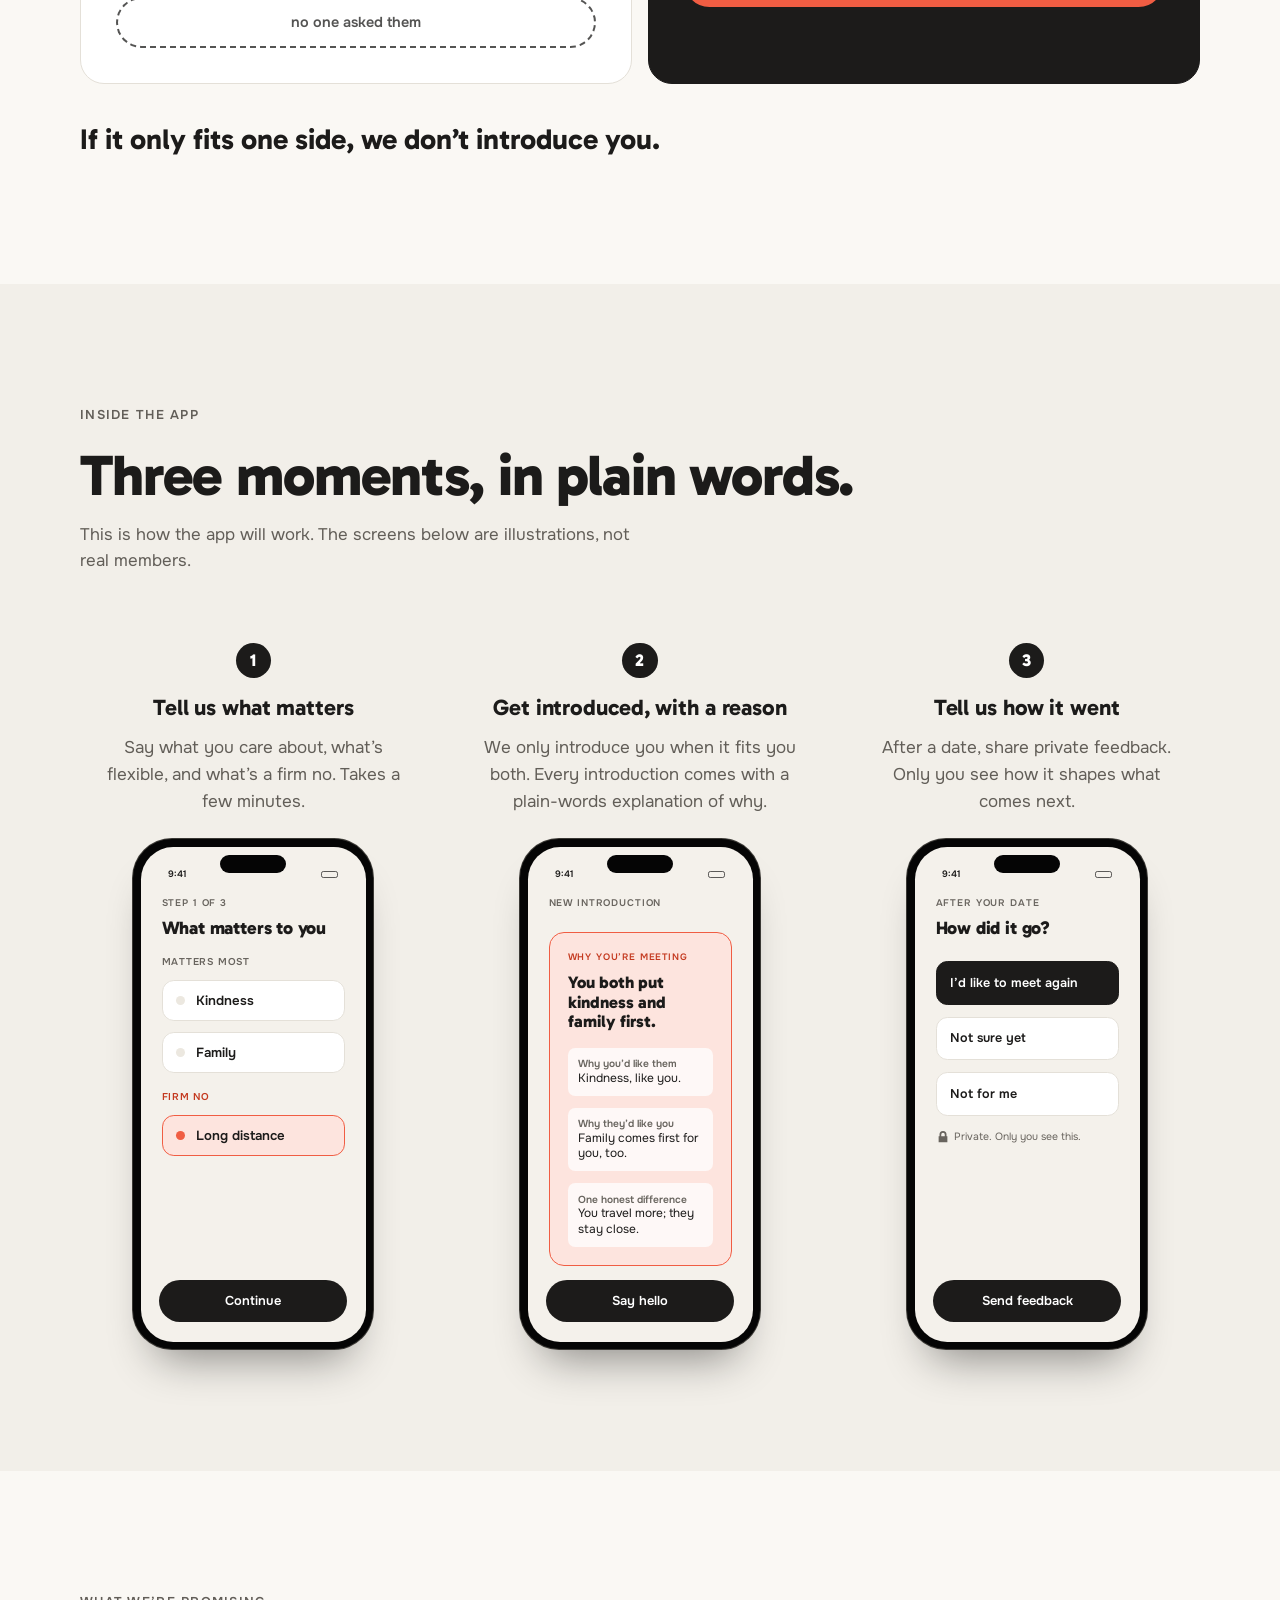
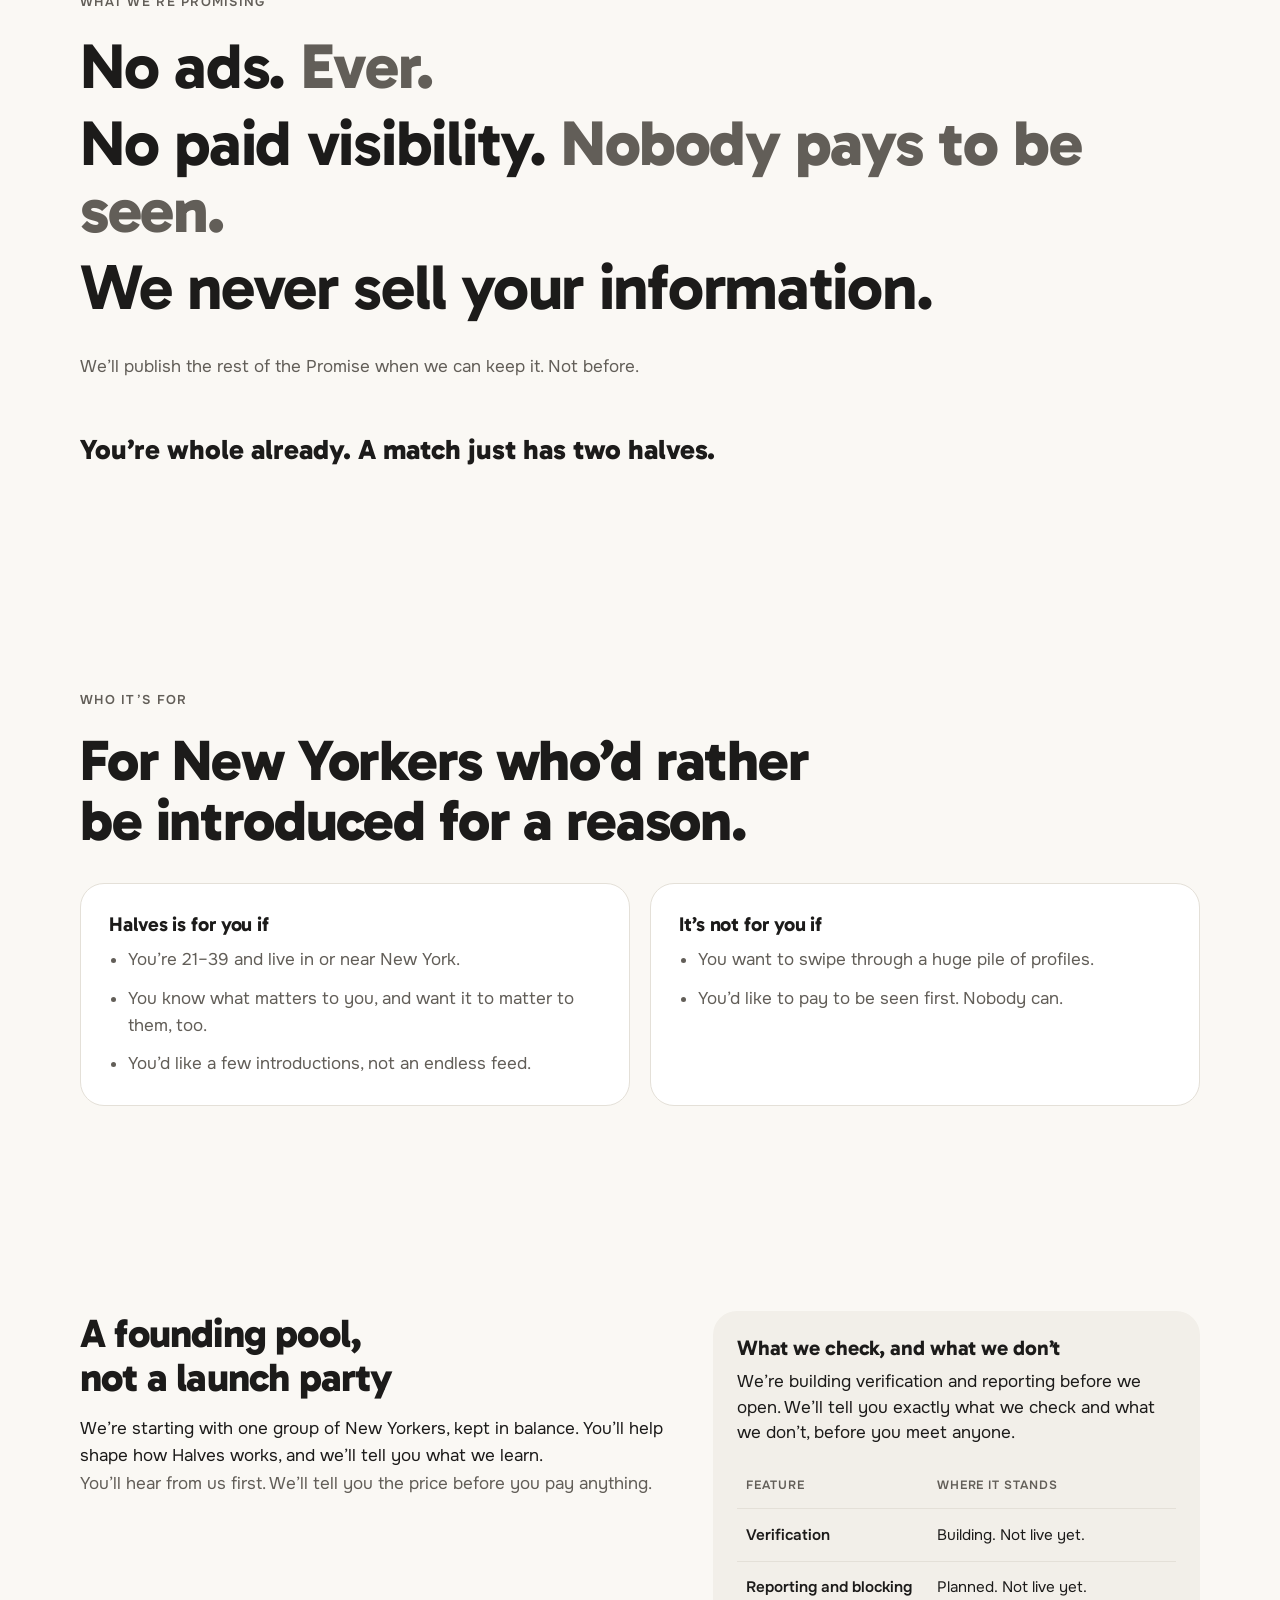
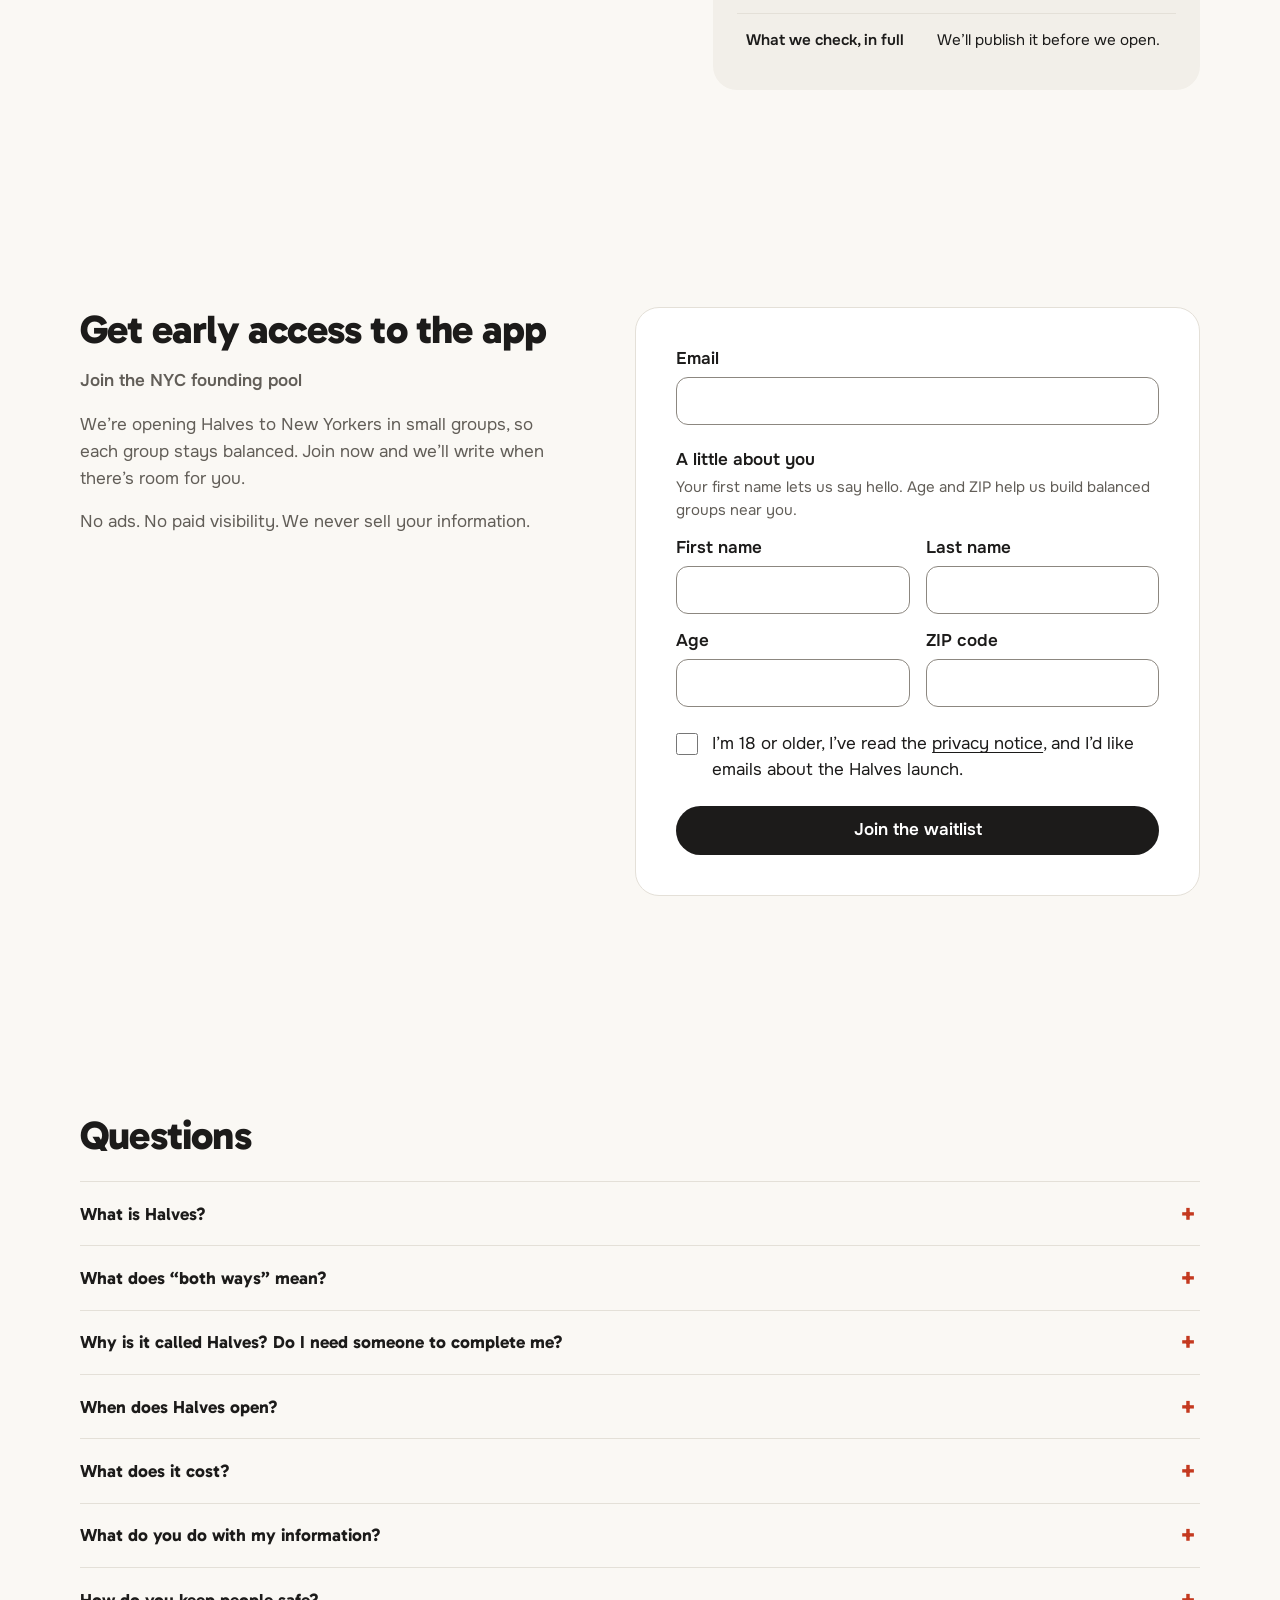
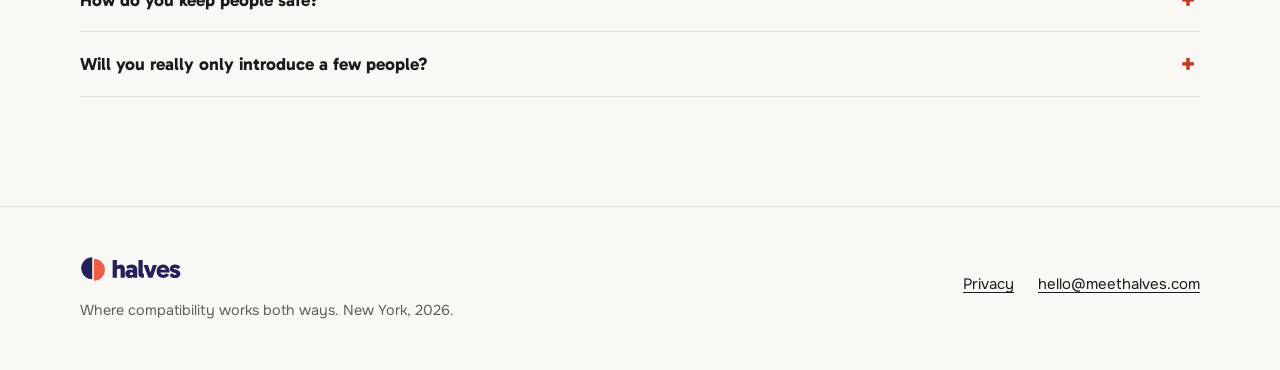
<file: directions/site-c/index.html>
<!doctype html>
<html lang="en">
<head>
  <meta charset="utf-8">
  <meta name="viewport" content="width=device-width, initial-scale=1">
  <title>Halves: where compatibility works both ways</title>
  <meta name="description" content="Halves introduces New Yorkers only when the fit works both ways, with a reason for each. Join the NYC founding pool.">
  <meta name="robots" content="noindex">
  <meta name="theme-color" content="#FAF8F4" media="(prefers-color-scheme: light)">
  <meta name="theme-color" content="#0E0E0F" media="(prefers-color-scheme: dark)">
  <meta property="og:type" content="website">
  <meta property="og:title" content="Halves: where compatibility works both ways">
  <meta property="og:description" content="A few introductions, each with a reason. No ads. No paid visibility. We never sell your information.">
  <meta name="twitter:card" content="summary_large_image">
  <link rel="icon" href="assets/brand/icons/favicon-32.png" sizes="32x32" type="image/png">
  <link rel="icon" href="assets/brand/icons/favicon.svg" type="image/svg+xml">
  <link rel="apple-touch-icon" href="assets/brand/icons/apple-touch-icon.png">
  <link rel="preload" href="assets/brand/fonts/gabarito-latin-800-normal.woff2" as="font" type="font/woff2" crossorigin>
  <link rel="preload" href="assets/brand/fonts/onest-latin-400-normal.woff2" as="font" type="font/woff2" crossorigin>
  <link rel="stylesheet" href="assets/styles.css">
  <link rel="stylesheet" href="assets/site.css">
  <link rel="stylesheet" href="assets/c.css">
  <script src="assets/preview.js"></script>
  <script src="assets/app.js" defer></script>
  <script src="assets/c.js" defer></script>
</head>
<body>
  <a class="skip-link" href="#main">Skip to main content</a>

  <header class="site-header">
    <div class="wrap header-inner">
      <a class="brand" href="./" aria-label="Halves home">
        <picture>
          <source media="(prefers-color-scheme: dark)" srcset="assets/brand/logo/halves-lockup-on-dark.svg">
          <img class="brand-logo" src="assets/brand/logo/halves-lockup.svg" alt="" width="117" height="30">
        </picture>
      </a>
      <nav class="head-nav" aria-label="Primary">
        <a href="#app">The app</a>
        <a href="#promise">Promise</a>
        <a href="#faq">FAQ</a>
      </nav>
      <a class="button button-primary button-small" href="#join">Get early access</a>
    </div>
  </header>

  <main id="main">
    <section class="cin" aria-labelledby="headline">
      <div class="wrap cin-grid">
      <div class="cin-inner">
        <h1 id="headline">Meet people who fit you, <span class="h1-soft">and who you fit, too.</span></h1>
        <p class="cin-sub">Halves is a dating app that introduces you only when the fit works both ways, and tells you why.</p>
        <div class="cin-actions">
          <a class="button button-coral" href="#join">Get early access to the app</a>
          <a class="button button-ghost" href="#app">See inside the app</a>
        </div>
        <!-- PLACEHOLDER (editable): "iPhone first, coming soon". Not shown until confirmed. -->
        <p class="cin-note">Join the NYC founding pool. Takes about a minute. We never sell your information.</p>
      </div>

      <figure class="reel" id="reel" aria-labelledby="reel-cap">
        <div class="reel-stage">
          <svg class="reel-rings" viewBox="0 0 100 64" preserveAspectRatio="xMidYMid meet" aria-hidden="true" focusable="false">
            <path class="rr-lens" d="M50 10.1A26 26 0 0 1 50 53.9A26 26 0 0 1 50 10.1Z"/>
            <circle class="rr-ring rr-l" cx="36" cy="32" r="26"/>
            <circle class="rr-ring rr-r" cx="64" cy="32" r="26"/>
          </svg>

          <div class="phone phone-a" aria-hidden="true">
            <div class="screen">
              <div class="sb"><span>9:41</span><i></i></div>
              <p class="app-kicker">Person A</p>
              <p class="app-title">What matters to you</p>
              <ul class="prio">
                <li class="shared"><b>1</b>Kindness<em>Matters most</em></li>
                <li><b>2</b>Quiet nights<em>Flexible</em></li>
                <li class="shared"><b>3</b>Family<em>Matters most</em></li>
                <li><b>4</b>Travel<em>Flexible</em></li>
              </ul>
              <div class="cta-fake">Continue</div>
            </div>
          </div>

          <div class="phone phone-b" aria-hidden="true">
            <div class="screen">
              <div class="sb"><span>9:41</span><i></i></div>
              <p class="app-kicker">Person B</p>
              <p class="app-title">What matters to you</p>
              <ul class="prio">
                <li class="shared"><b>1</b>Family<em>Matters most</em></li>
                <li><b>2</b>Curiosity<em>Flexible</em></li>
                <li class="shared"><b>3</b>Kindness<em>Matters most</em></li>
                <li><b>4</b>Home base<em>Flexible</em></li>
              </ul>
              <div class="cta-fake">Continue</div>
            </div>
          </div>

          <div class="phone phone-m" aria-hidden="true">
            <div class="screen">
              <div class="sb"><span>9:41</span><i></i></div>
              <p class="app-kicker">New introduction</p>
              <div class="whycard">
                <span class="why-l">Why you’re meeting</span>
                <p class="why-t">You both put kindness and family first.</p>
                <ul>
                  <li><span>Why you’d like them</span>Kindness, like you.</li>
                  <li><span>Why they’d like you</span>Family comes first for you, too.</li>
                  <li><span>One honest difference</span>You travel more; they stay close.</li>
                </ul>
              </div>
              <div class="cta-fake">Say hello</div>
            </div>
          </div>
        </div>
        <figcaption id="reel-cap" class="reel-cap"><span class="cap-text">Illustrative screens. Two priority lists, one shared reason.</span> <button class="replay-c" id="replay" type="button" hidden>Pause animation</button></figcaption>
      </figure>
      </div>
    </section>

    <div class="band"><div class="wrap"><ul role="list"><li>No ads</li><li>No paid visibility</li><li>We never sell your information</li></ul></div></div>

    <section class="section problem" aria-labelledby="problem-title">
      <div class="wrap">
        <p class="kicker">The problem with one-sided matching</p>
        <h2 id="problem-title" class="mega">Great on your list.<br><span class="mega-soft">A shrug on theirs.</span></h2>
        <div class="oneside" role="group" aria-label="Most apps check one side. Halves checks both.">
          <div class="os os-them">
            <p class="os-label">Most apps ask</p>
            <p class="os-q">Does this person match <em>your</em> list?</p>
            <div class="os-diagram" aria-hidden="true">
              <span class="os-dot os-a">You</span><span class="os-arrow os-yes">fits</span><span class="os-dot os-b">Them</span>
              <span class="os-back">no one asked them</span>
            </div>
          </div>
          <div class="os os-us">
            <p class="os-label">Halves asks</p>
            <p class="os-q">Do you match <em>each other’s</em>?</p>
            <div class="os-diagram os-both" aria-hidden="true">
              <span class="os-dot os-a">You</span><span class="os-arrow os-yes">fits</span><span class="os-dot os-b">Them</span>
              <span class="os-back os-yes2">fits, too</span>
            </div>
          </div>
        </div>
        <p class="lead-line">If it only fits one side, we don’t introduce you.</p>
      </div>
    </section>

    <section class="section appsec" id="app" aria-labelledby="app-title">
      <div class="wrap">
        <p class="kicker">Inside the app</p>
        <h2 id="app-title" class="big">Three moments, in plain words.</h2>
        <p class="app-intro">This is how the app will work. The screens below are illustrations, not real members.</p>
        <ol class="moments" role="list">
          <li class="moment">
            <div class="phone phone-s" aria-hidden="true">
              <div class="screen">
                <div class="sb"><span>9:41</span><i></i></div>
                <p class="app-kicker">Step 1 of 3</p>
                <p class="app-title">What matters to you</p>
                <p class="grp">Matters most</p>
                <ul class="prio prio-s"><li><b></b>Kindness</li><li><b></b>Family</li></ul>
                <p class="grp grp-no">Firm no</p>
                <ul class="prio prio-s"><li class="no"><b></b>Long distance</li></ul>
                <div class="cta-fake">Continue</div>
              </div>
            </div>
            <span class="mnum" aria-hidden="true">1</span>
            <h3>Tell us what matters</h3>
            <p>Say what you care about, what’s flexible, and what’s a firm no. Takes a few minutes.</p>
          </li>
          <li class="moment">
            <div class="phone phone-s" aria-hidden="true">
              <div class="screen">
                <div class="sb"><span>9:41</span><i></i></div>
                <p class="app-kicker">New introduction</p>
                <div class="whycard">
                  <span class="why-l">Why you’re meeting</span>
                  <p class="why-t">You both put kindness and family first.</p>
                  <ul>
                    <li><span>Why you’d like them</span>Kindness, like you.</li>
                    <li><span>Why they’d like you</span>Family comes first for you, too.</li>
                    <li><span>One honest difference</span>You travel more; they stay close.</li>
                  </ul>
                </div>
                <div class="cta-fake">Say hello</div>
              </div>
            </div>
            <span class="mnum" aria-hidden="true">2</span>
            <h3>Get introduced, with a reason</h3>
            <p>We only introduce you when it fits you both. Every introduction comes with a plain-words explanation of why.</p>
          </li>
          <li class="moment">
            <div class="phone phone-s" aria-hidden="true">
              <div class="screen">
                <div class="sb"><span>9:41</span><i></i></div>
                <p class="app-kicker">After your date</p>
                <p class="app-title">How did it go?</p>
                <ul class="opts"><li class="on">I’d like to meet again</li><li>Not sure yet</li><li>Not for me</li></ul>
                <p class="private"><svg viewBox="0 0 16 16" width="14" height="14" aria-hidden="true"><path d="M4 7V5a4 4 0 1 1 8 0v2h1v7H3V7zm2 0h4V5a2 2 0 1 0-4 0z" fill="currentColor"/></svg> Private. Only you see this.</p>
                <div class="cta-fake">Send feedback</div>
              </div>
            </div>
            <span class="mnum" aria-hidden="true">3</span>
            <h3>Tell us how it went</h3>
            <p>After a date, share private feedback. Only you see how it shapes what comes next.</p>
          </li>
        </ol>
      </div>
    </section>

    <section class="section promise cpromise" id="promise" aria-labelledby="promise-title">
      <div class="wrap">
        <p class="kicker">What we’re promising</p>
        <h2 id="promise-title" class="visually-hidden">What we’re promising</h2>
        <ul class="promise-big" role="list">
          <li><strong>No ads.</strong> Ever.</li>
          <li><strong>No paid visibility.</strong> Nobody pays to be seen.</li>
          <li><strong>We never sell your information.</strong></li>
        </ul>
        <p class="promise-close">We’ll publish the rest of the Promise when we can keep it. Not before.</p>
        <p class="name-line">You’re whole already. A match just has two halves.</p>
      </div>
    </section>

    <section class="section forwho" aria-labelledby="forwho-title">
      <div class="wrap">
        <p class="kicker">Who it’s for</p>
        <h2 id="forwho-title" class="big">For New Yorkers who’d rather be introduced for a reason.</h2>
        <div class="fw">
          <div><h3>Halves is for you if</h3><ul><li>You’re 21–39 and live in or near New York.</li><li>You know what matters to you, and want it to matter to them, too.</li><li>You’d like a few introductions, not an endless feed.</li></ul></div>
          <div><h3>It’s not for you if</h3><ul><li>You want to swipe through a huge pile of profiles.</li><li>You’d like to pay to be seen first. Nobody can.</li></ul></div>
        </div>
        <!-- SLOTS (hidden until real): early-member quotes (consented only), press, founder note with name and contact. -->
      </div>
    </section>

    <section class="section pool" aria-labelledby="pool-title">
      <div class="wrap pool-grid">
        <div>
          <h2 id="pool-title">A founding pool, not a launch party</h2>
          <p>We’re starting with one group of New Yorkers, kept in balance. You’ll help shape how Halves works, and we’ll tell you what we learn.</p>
          <p class="pool-small">You’ll hear from us first. We’ll tell you the price before you pay anything.</p>
        </div>
        <div class="safety">
          <h3>What we check, and what we don’t</h3>
          <p>We’re building verification and reporting before we open. We’ll tell you exactly what we check and what we don’t, before you meet anyone.</p>
          <table class="status">
            <caption class="visually-hidden">Safety features and where they stand</caption>
            <thead><tr><th scope="col">Feature</th><th scope="col">Where it stands</th></tr></thead>
            <tbody>
              <tr><th scope="row">Verification</th><td>Building. Not live yet.</td></tr>
              <tr><th scope="row">Reporting and blocking</th><td>Planned. Not live yet.</td></tr>
              <tr><th scope="row">What we check, in full</th><td>We’ll publish it before we open.</td></tr>
            </tbody>
          </table>
        </div>
      </div>
    </section>

    <section class="section join" id="join" aria-labelledby="join-title">
      <div class="wrap join-grid">
        <div class="join-copy">
          <h2 id="join-title">Get early access to the app</h2>
          <p class="join-kick">Join the NYC founding pool</p>
          <p>We’re opening Halves to New Yorkers in small groups, so each group stays balanced. Join now and we’ll write when there’s room for you.</p>
          <p>No ads. No paid visibility. We never sell your information.</p>
        </div>

        <div class="join-panel">
          <noscript>
            <p class="noscript-note">The form needs JavaScript. Turn it on and reload, or email hello@meethalves.com and we’ll add you.</p>
          </noscript>

          <form class="waitlist-form" id="waitlist-form" hidden method="post" action="/api/waitlist" data-endpoint="/api/waitlist">
            <div class="field">
              <label for="email">Email</label>
              <input class="text-input" id="email" name="email" type="email" autocomplete="email" required maxlength="254" spellcheck="false" autocapitalize="off" aria-describedby="email-error">
              <p class="field-error" id="email-error"></p>
            </div>

            <fieldset class="optional-group" aria-describedby="about-hint">
              <legend>A little about you</legend>
              <p class="hint" id="about-hint">Your first name lets us say hello. Age and ZIP help us build balanced groups near you.</p>

              <div class="field-row field-row--names">
                <div class="field">
                  <label for="first_name">First name</label>
                  <input class="text-input" id="first_name" name="first_name" type="text" autocomplete="given-name" required maxlength="60" aria-describedby="first_name-error">
                  <p class="field-error" id="first_name-error"></p>
                </div>
                <div class="field">
                  <label for="last_name">Last name</label>
                  <input class="text-input" id="last_name" name="last_name" type="text" autocomplete="family-name" required maxlength="80" aria-describedby="last_name-error">
                  <p class="field-error" id="last_name-error"></p>
                </div>
              </div>

              <div class="field-row">
                <div class="field">
                  <label for="age">Age</label>
                  <input class="text-input" id="age" name="age" type="number" inputmode="numeric" required min="18" max="99" step="1" aria-describedby="age-error">
                  <p class="field-error" id="age-error"></p>
                </div>
                <div class="field">
                  <label for="zip">ZIP code</label>
                  <input class="text-input" id="zip" name="zip" type="text" inputmode="numeric" autocomplete="postal-code" required maxlength="5" pattern="[0-9]{5}" aria-describedby="zip-error">
                  <p class="field-error" id="zip-error"></p>
                </div>
              </div>
            </fieldset>

            <div class="field consent">
              <input id="consent" name="consent" type="checkbox" required aria-describedby="consent-error">
              <label for="consent">I’m 18 or older, I’ve read the <a href="privacy/" target="_blank" rel="noopener">privacy notice<span class="visually-hidden"> (opens in a new tab)</span></a>, and I’d like emails about the Halves launch.</label>
              <p class="field-error" id="consent-error"></p>
            </div>

            <div class="hp-field" aria-hidden="true">
              <label for="website">Website</label>
              <input id="website" name="website" type="text" tabindex="-1" autocomplete="off" aria-hidden="true">
            </div>

            <button class="button button-primary" type="submit">Join the waitlist</button>
          </form>

          <p class="form-status" id="form-status" role="status" aria-live="polite"></p>

          <div class="join-success" id="waitlist-success" hidden>
            <picture>
              <source media="(prefers-color-scheme: dark)" srcset="assets/brand/logo/halves-mark-on-dark.svg">
              <img class="success-mark" src="assets/brand/logo/halves-mark.svg" alt="" width="56" height="36">
            </picture>
            <h3 id="success-title" tabindex="-1">You’re on the list.</h3>
            <p>Thanks<span data-first-name></span>. We’ll email you when there’s room for you.</p>
            <p>Know someone who’d rather be introduced for a reason than keep scrolling? Send them this page. A good group needs people on both sides.</p>
            <div class="share-row">
              <label class="visually-hidden" for="share-url">Link to share</label>
              <input class="text-input" id="share-url" type="text" readonly value="https://meethalves.com/?utm_source=share&amp;utm_medium=referral&amp;utm_campaign=waitlist">
              <button class="button button-quiet button-small" id="share-button" type="button" hidden>Copy link</button>
            </div>
            <p class="share-status" id="share-status" role="status" aria-live="polite"></p>
          </div>
        </div>
      </div>
    </section>

    <section class="section faq" id="faq" aria-labelledby="faq-title">
      <div class="wrap faq-wrap">
        <h2 id="faq-title">Questions</h2>
        <div class="faq-list">
          <details><summary>What is Halves?</summary><p>A dating app for New Yorkers aged 21–39. We introduce you only when the fit works both ways, and each introduction comes with a reason. We’re new, and we’re building it with our first members.</p></details>
          <details><summary>What does “both ways” mean?</summary><p>Most apps ask whether someone matches what you want. We also ask whether you match what they want. If it only fits one side, we don’t introduce you.</p></details>
          <details><summary>Why is it called Halves? Do I need someone to complete me?</summary><p>No. You’re whole. A match has two halves: your side and theirs. The name is about the fit, not about you.</p></details>
          <details><summary>When does Halves open?</summary><p>We’re starting with a small founding pool in New York and opening in groups. We’ll email you when there’s room for you. We don’t have a date yet, and we won’t make one up.</p></details>
          <details><summary>What does it cost?</summary><p>Joining the waitlist is free. We’ll tell you the price before you pay anything, and nobody will be charged without clear notice of the amount, the renewal date, and how to cancel.</p></details>
          <details><summary>What do you do with my information?</summary><p>We ask for the minimum: your email, first name, age and ZIP, so we can build balanced groups. No ads. We never sell your information. See the <a href="privacy/">privacy notice</a>.</p></details>
          <details><summary>How do you keep people safe?</summary><p>We’re building verification and reporting before we open, and we’ll publish exactly what we check and what we don’t. Verification confirms identity, not intentions. Until it’s live, there’s nothing to join but a waitlist, and no one is introduced to anyone.</p></details>
          <details><summary>Will you really only introduce a few people?</summary><p>Yes. A few at a time, each with a reason, instead of an endless feed. We’ll tell you the pace when we open.</p></details>
        </div>
      </div>
    </section>
  </main>

  <footer class="site-footer">
    <div class="wrap footer-inner">
      <div class="foot-brand">
        <a class="brand brand-small" href="./" aria-label="Halves home">
          <picture>
            <source media="(prefers-color-scheme: dark)" srcset="assets/brand/logo/halves-lockup-on-dark.svg">
            <img class="brand-logo" src="assets/brand/logo/halves-lockup.svg" alt="" width="117" height="30">
          </picture>
        </a>
        <p class="foot-tag">Where compatibility works both ways. New York, 2026.</p>
      </div>
      <nav aria-label="Footer">
        <ul class="footer-links">
          <li><a href="privacy/">Privacy</a></li>
          <li><a href="mailto:hello@meethalves.com">hello@meethalves.com</a></li>
        </ul>
      </nav>
    </div>
  </footer>
</body>
</html>
</file>
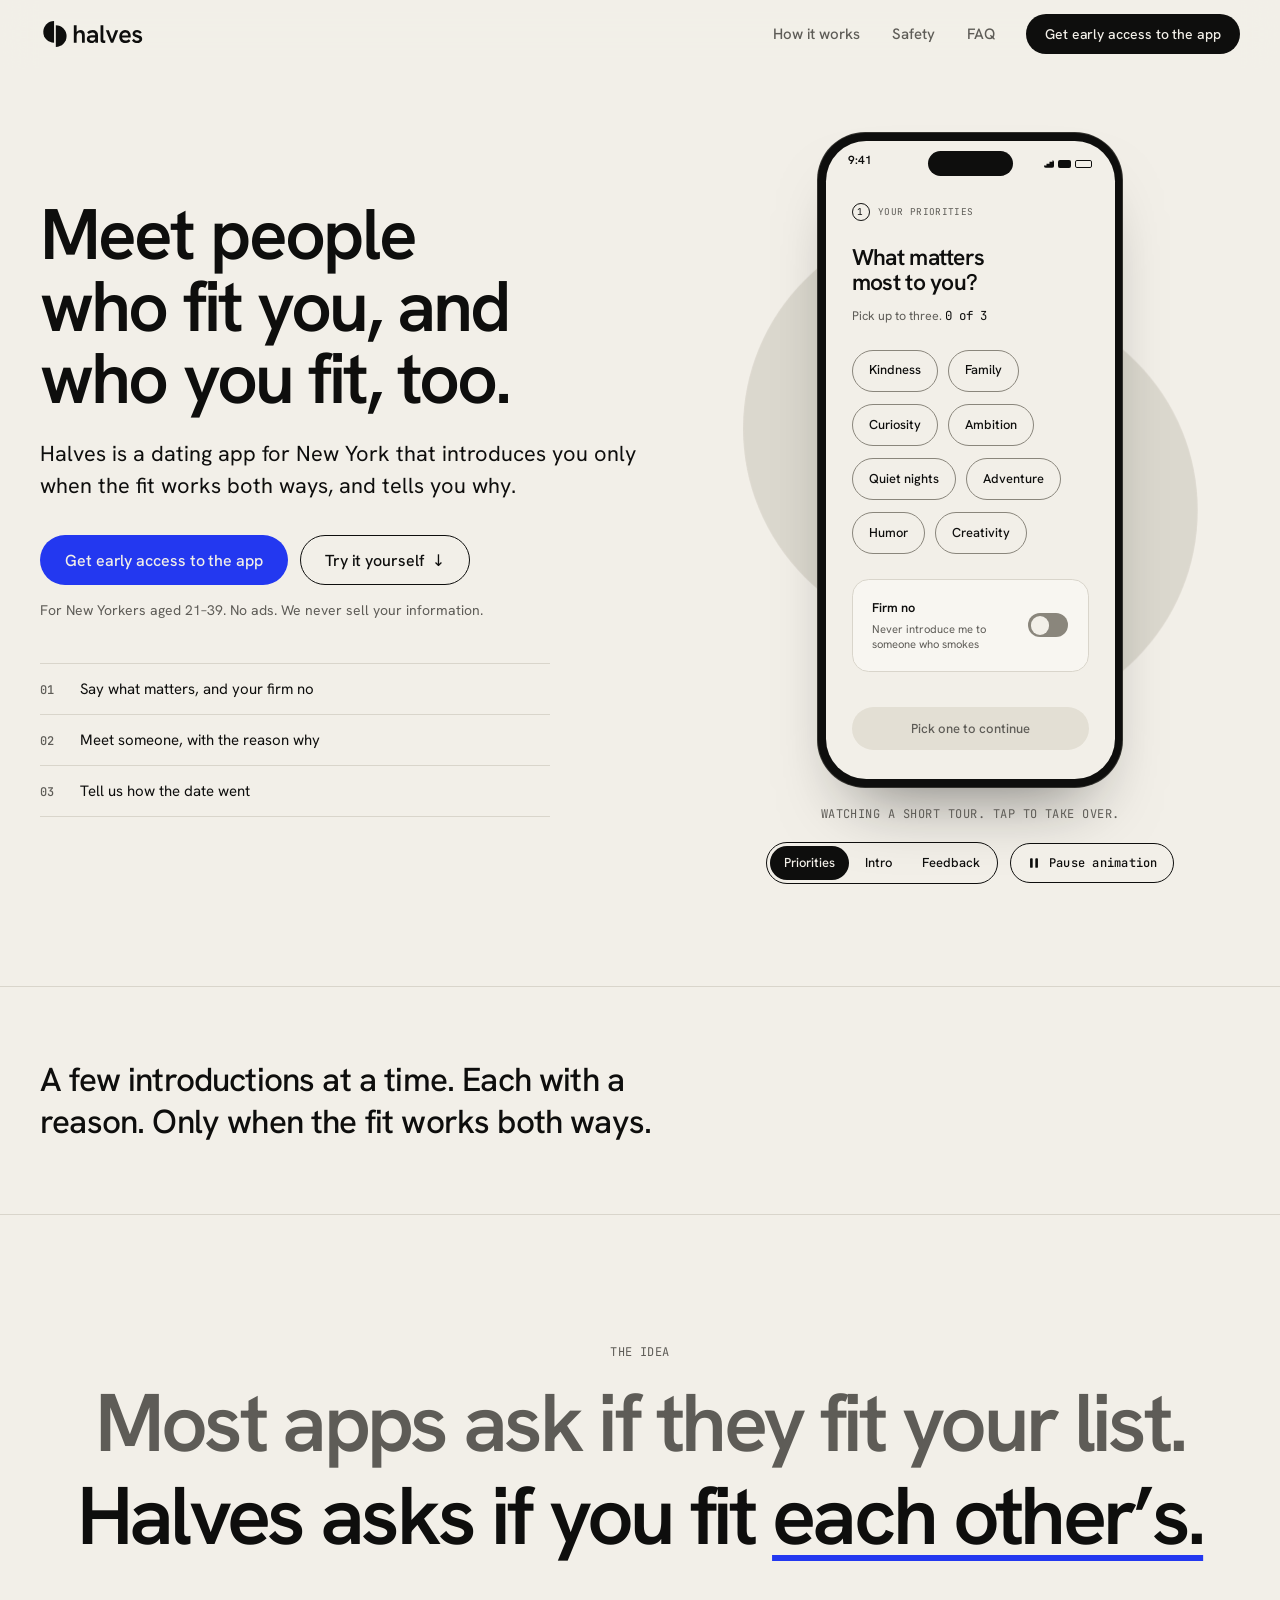
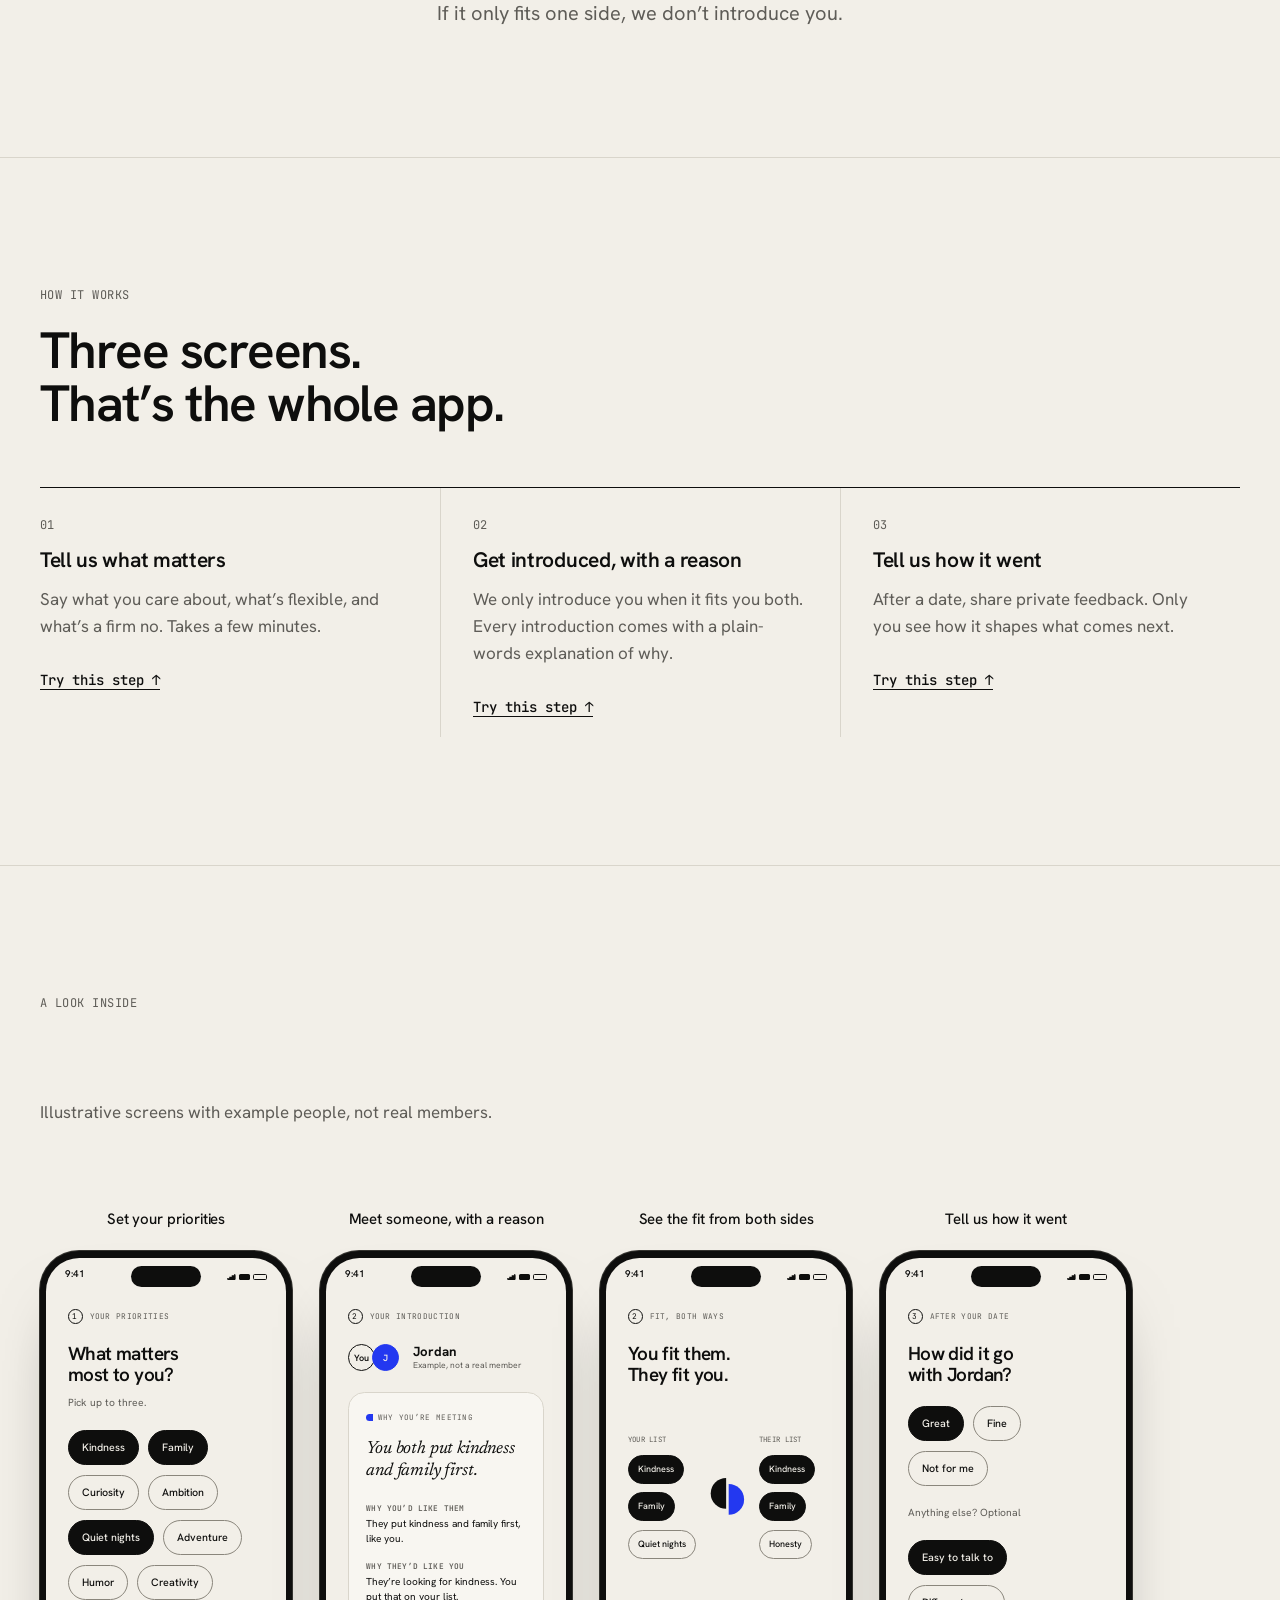
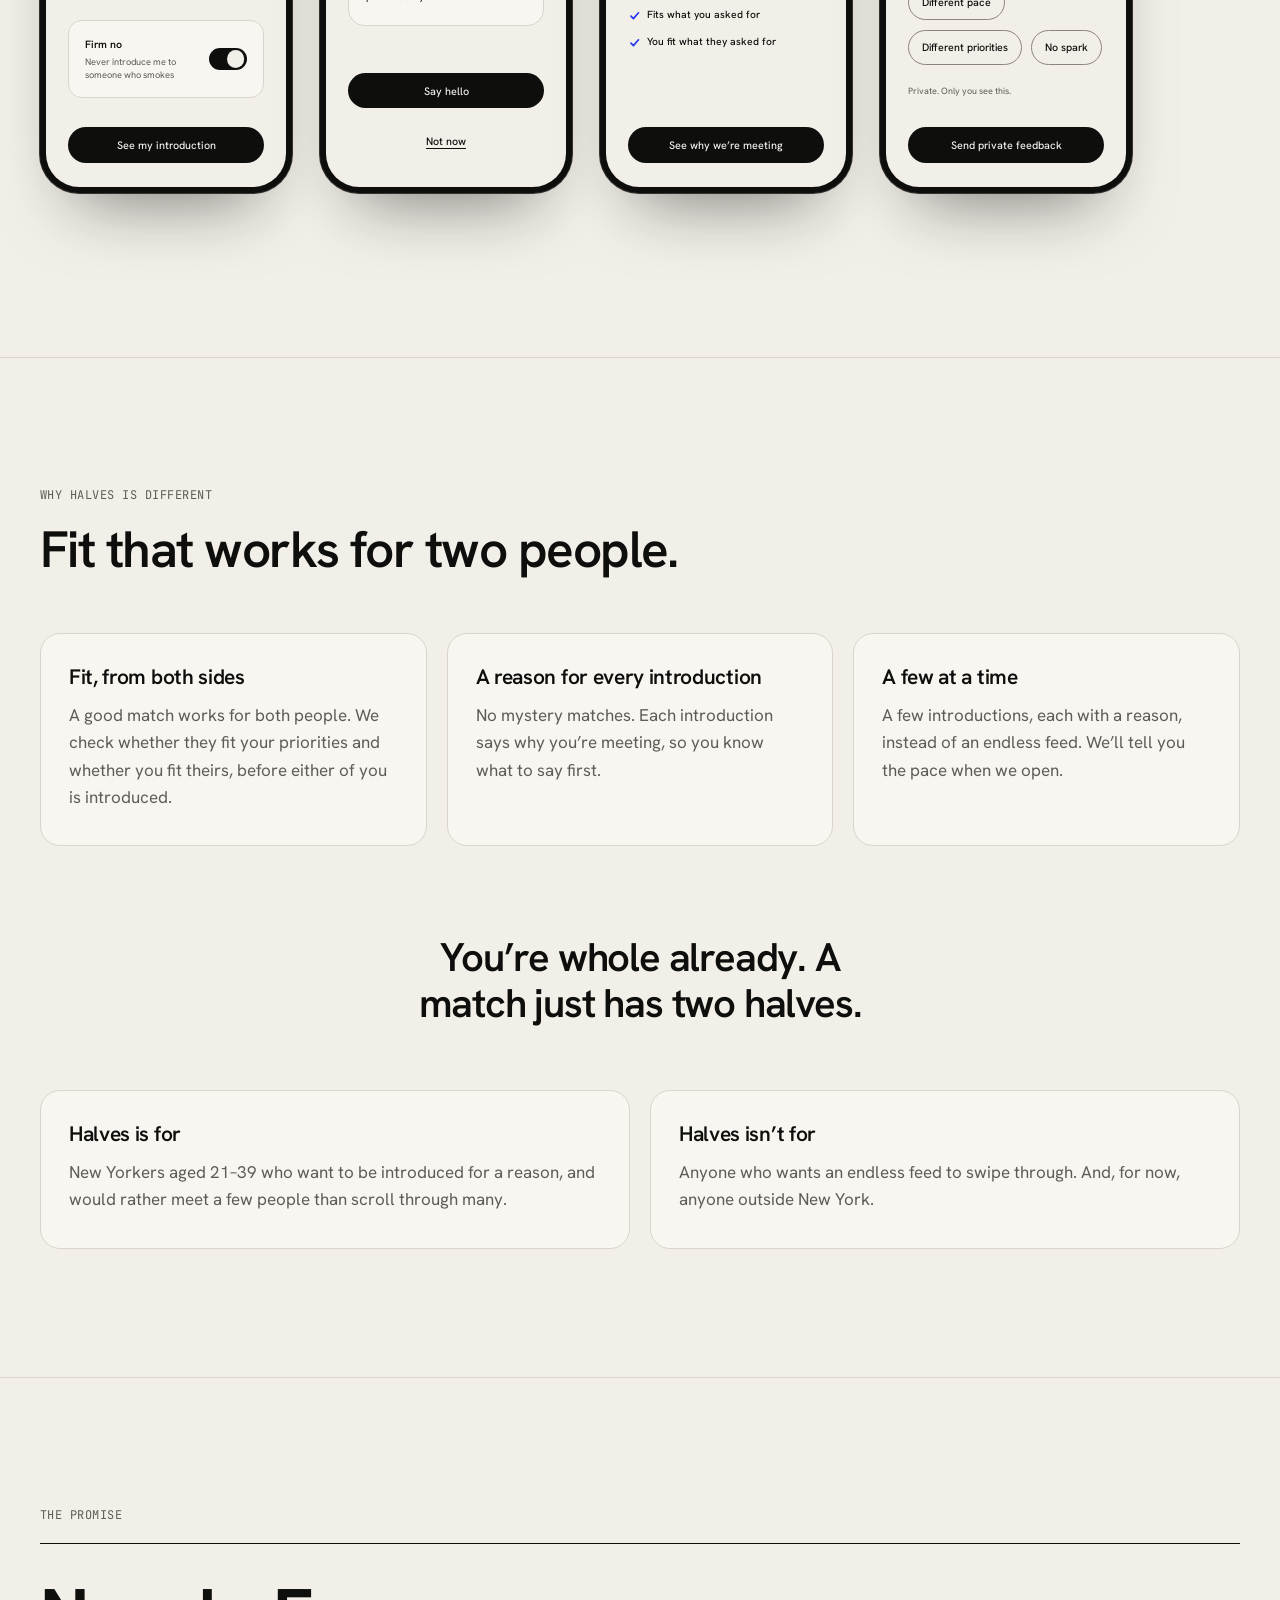
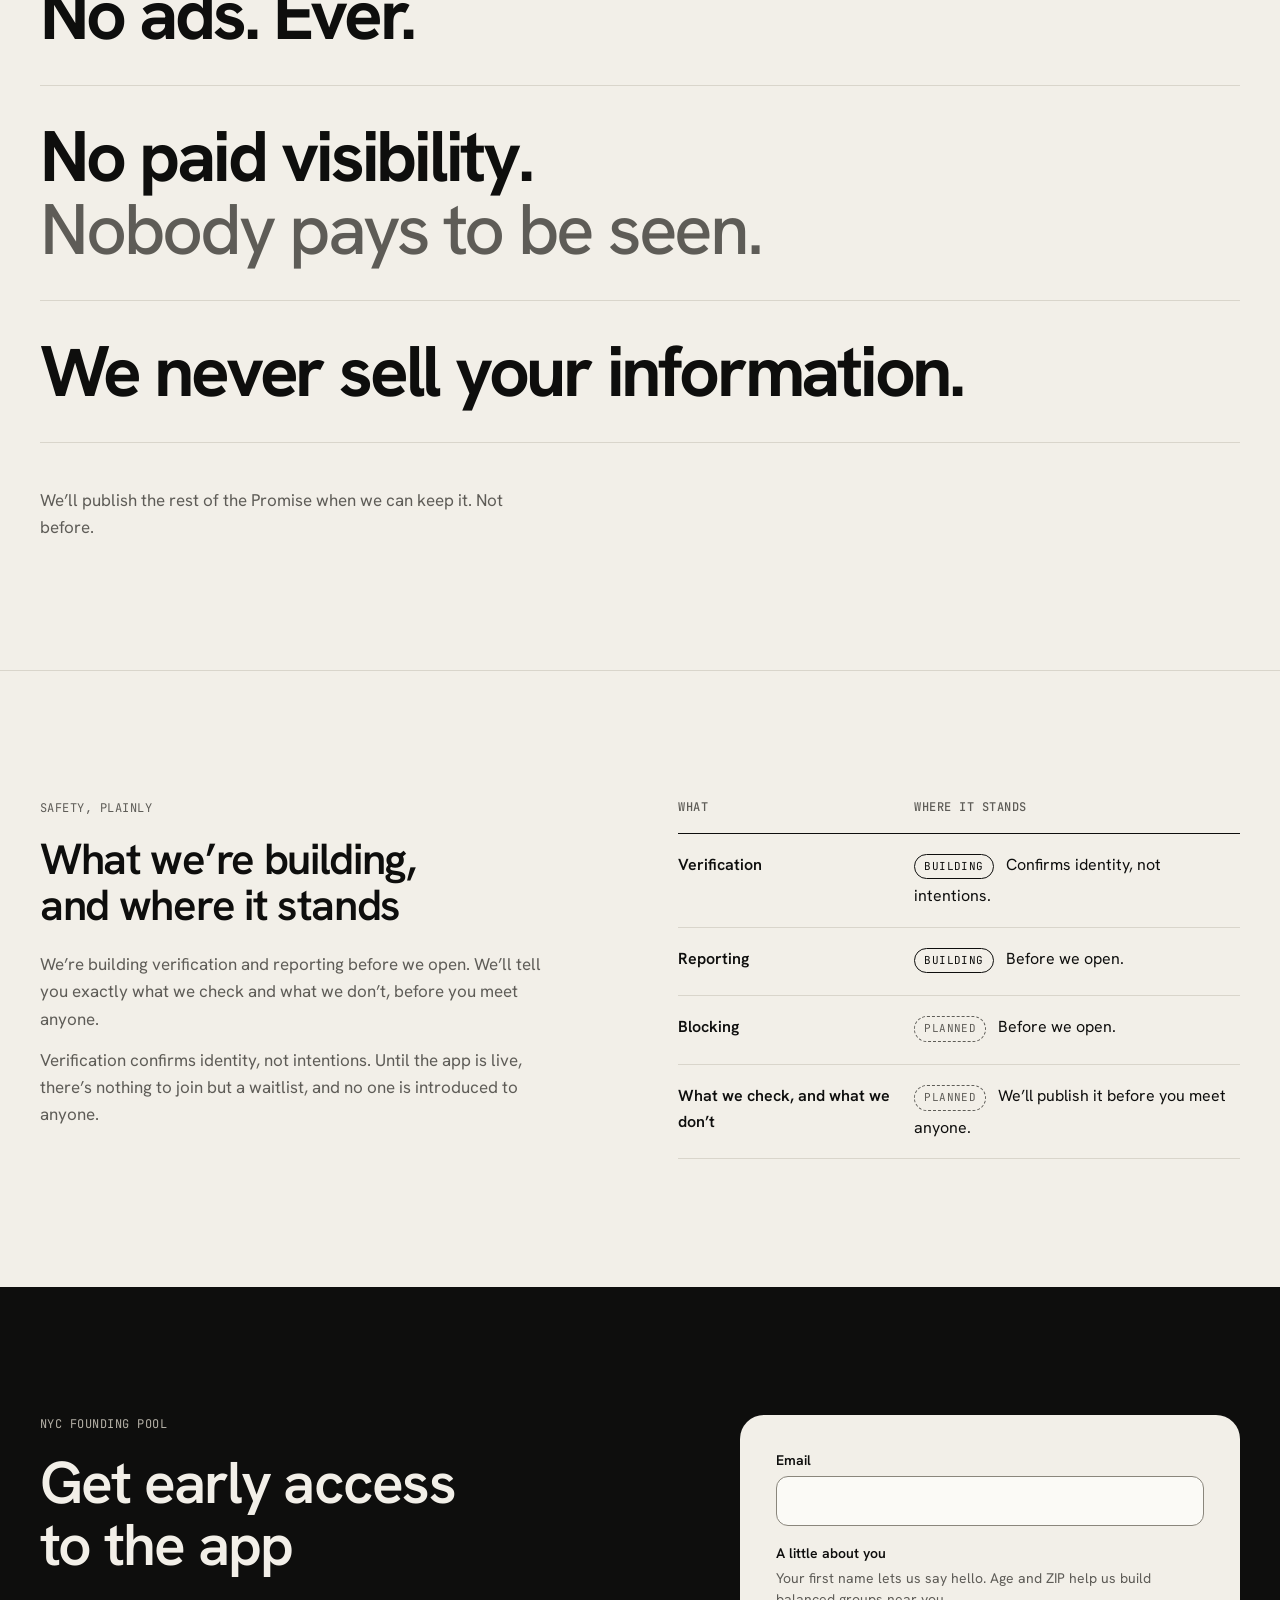
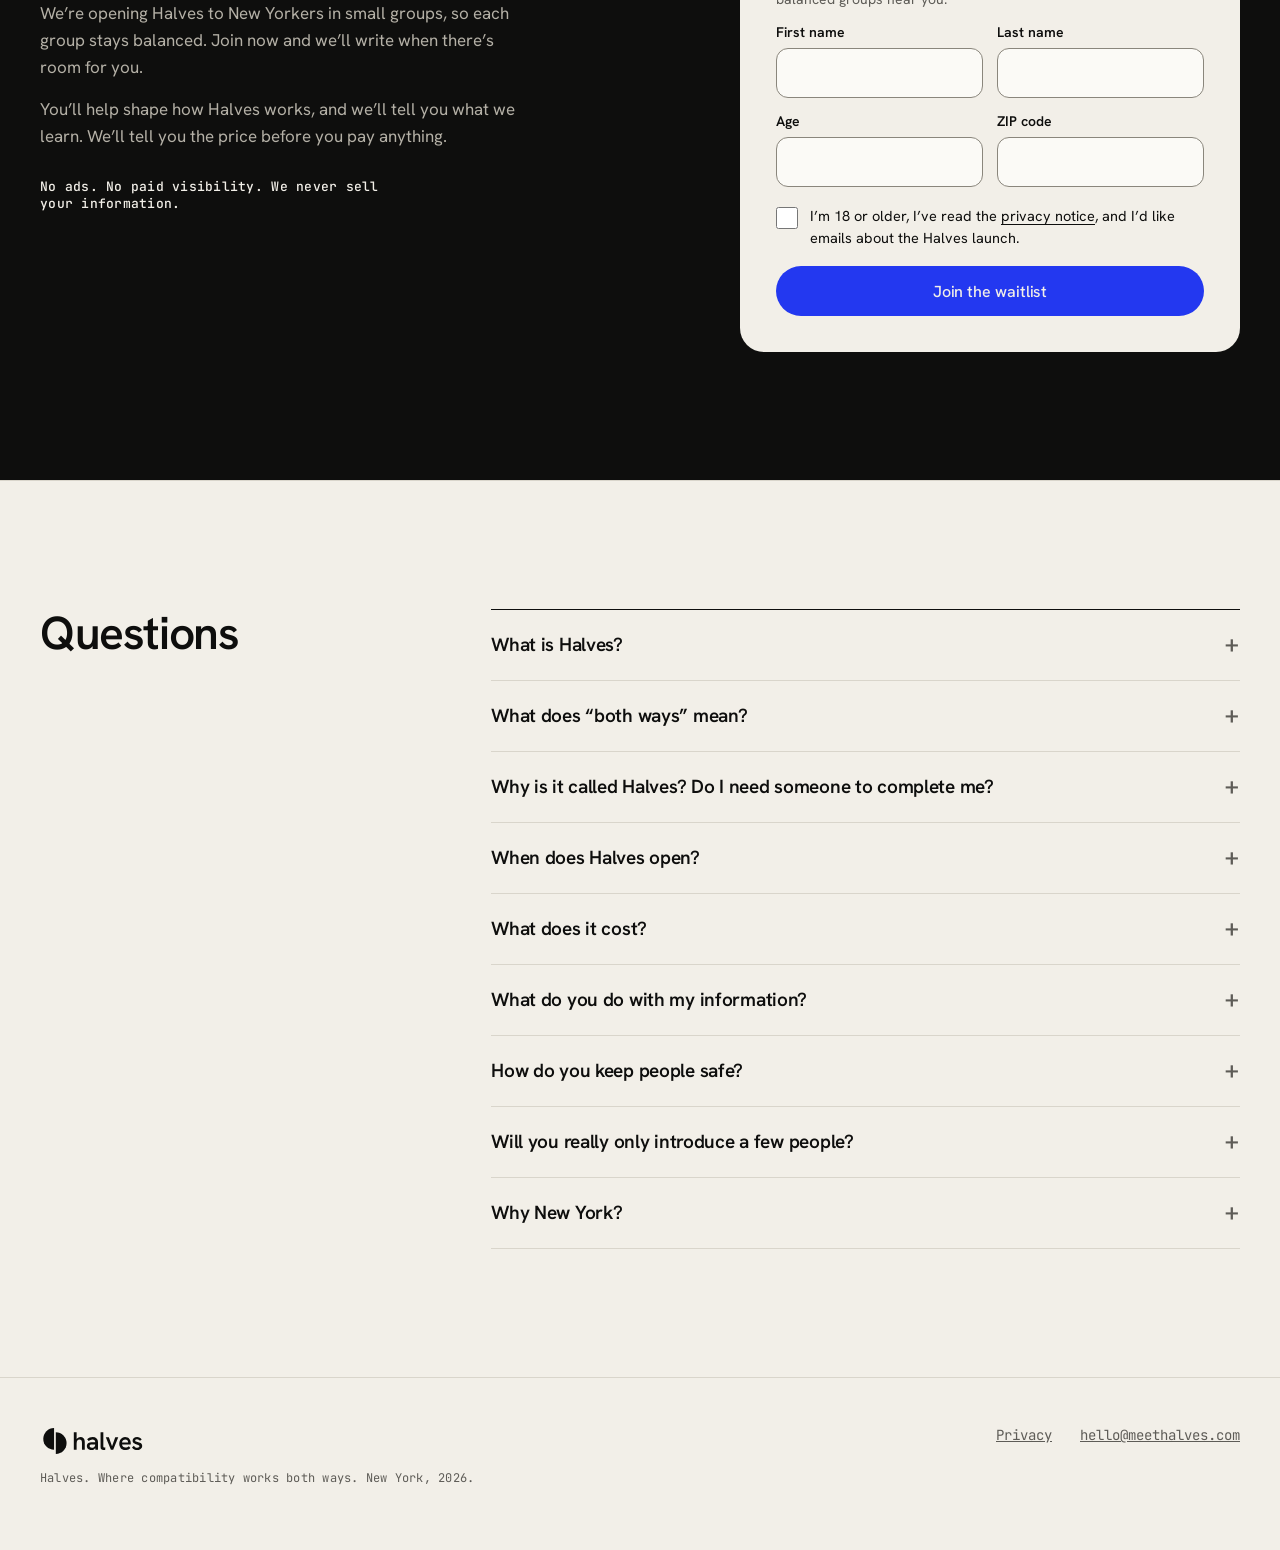
<file: directions/site-final/index.html>
<!doctype html>
<html lang="en">
<head>
  <meta charset="utf-8">
  <meta name="viewport" content="width=device-width, initial-scale=1">
  <meta name="color-scheme" content="light dark">
  <title>Halves: Where compatibility works both ways</title>
  <meta name="description" content="Halves is a dating app for New York that introduces you only when the fit works both ways, with a reason for each. Get early access.">
  <meta name="robots" content="noindex">
  <meta name="theme-color" content="#F2EFE8" media="(prefers-color-scheme: light)">
  <meta name="theme-color" content="#0E0E0D" media="(prefers-color-scheme: dark)">
  <meta property="og:type" content="website">
  <meta property="og:site_name" content="Halves">
  <meta property="og:title" content="Halves: Where compatibility works both ways">
  <meta property="og:description" content="A few introductions, each with a reason. No ads. No paid visibility. We never sell your information.">
  <meta property="og:image" content="assets/brand/social/og-image.png">
  <meta property="og:image:width" content="1200">
  <meta property="og:image:height" content="630">
  <meta property="og:image:alt" content="The Halves half-disc mark and wordmark with the line: Where compatibility works both ways.">
  <!-- LAUNCH CHECKLIST: (1) make og:image an absolute URL (https://meethalves.com/assets/brand/social/og-image.png); (2) remove the noindex robots tag; (3) add <link rel="canonical" href="https://meethalves.com/"> . -->
  <meta name="twitter:card" content="summary_large_image">
  <link rel="icon" href="assets/brand/icons/favicon.svg" type="image/svg+xml">
  <link rel="icon" href="assets/brand/icons/favicon-32.png" sizes="32x32" type="image/png">
  <link rel="apple-touch-icon" href="assets/brand/icons/apple-touch-icon.png">
  <link rel="preload" href="assets/brand/fonts/hanken-grotesk-latin-wght-normal.woff2" as="font" type="font/woff2" crossorigin>
  <link rel="stylesheet" href="assets/site.css">
  <script>document.documentElement.className += " js";</script>
  <script src="assets/preview.js"></script>
  <script src="assets/app.js" defer></script>
  <script src="assets/proto.js" defer></script>
</head>
<body>
  <a class="skip-link" href="#main">Skip to main content</a>

  <header class="site-header" id="top">
    <div class="wrap header-inner">
      <a class="brand" href="./" aria-label="Halves home"><picture><source media="(prefers-color-scheme: dark)" srcset="assets/brand/logo/halves-lockup-on-dark.svg"><img class="brand-logo" src="assets/brand/logo/halves-lockup.svg" alt="" width="105" height="30"></picture></a>
      <nav class="head-nav" aria-label="Primary">
        <a href="#how">How it works</a>
        <a href="#safety">Safety</a>
        <a href="#faq">FAQ</a>
      </nav>
      <a class="button button-primary button-small" href="#join"><span>Get early access<span class="hide-sm"> to the app</span></span></a>
    </div>
  </header>

  <main id="main">
    <!-- HERO: the product is the hero. A working prototype of three real in-app screens. -->
    <section class="hero" aria-labelledby="headline">
      <div class="wrap hero-grid">
        <div class="hero-copy">
          <h1 id="headline">Meet people who fit you, and who you fit, too.</h1>
          <p class="hero-sub" id="subhead">Halves is a dating app for New York that introduces you only when the fit works both ways, and tells you why.</p>
          <div class="hero-actions">
            <a class="button button-primary" href="#join">Get early access to the app</a>
            <a class="button button-ghost" href="#try">Try it yourself<span aria-hidden="true"> ↓</span></a>
          </div>
          <p class="hero-note">For New Yorkers aged 21–39. No ads. We never sell your information.</p>
          <!-- EDITABLE PLACEHOLDER (platform line): e.g. "iPhone first, coming soon". Confirm with the founders before publishing. Do not add App Store badges until the app is listed. -->
          <ol class="mini-steps" aria-label="What the demo shows">
            <li><b>01</b><span>Say what matters, and your firm no</span></li>
            <li><b>02</b><span>Meet someone, with the reason why</span></li>
            <li><b>03</b><span>Tell us how the date went</span></li>
          </ol>
        </div>

        <div class="device" id="try">
          <div class="halves-bg" aria-hidden="true"><svg viewBox="0 0 100 100" focusable="false"><path class="bg-l" d="M47 7A36 36 0 0 0 47 79Z"/><path class="bg-r" d="M53 21A36 36 0 0 1 53 93Z"/></svg></div>
          <p class="demo-label" id="demo-hint">Interactive demo. Tap anything.</p>
          <div class="demo-controls">
            <div class="seg" role="group" aria-label="Jump to a screen">
              <button type="button" data-jump="1" aria-current="step">Priorities</button>
              <button type="button" data-jump="2">Intro</button>
              <button type="button" data-jump="3">Feedback</button>
            </div>
            <button class="pause" id="pause" type="button"><svg viewBox="0 0 16 16" aria-hidden="true" focusable="false"><g class="ic-pause"><rect x="3.5" y="2.5" width="3" height="11" rx="1"/><rect x="9.5" y="2.5" width="3" height="11" rx="1"/></g><path class="ic-play" d="M4.5 2.8v10.4L13 8z"/></svg><span id="pause-text">Pause animation</span></button>
          </div>
          <div class="phone" id="demo" role="group" aria-label="Halves app demo, three screens">
            <div class="phone-in">
              <div class="phone-island" aria-hidden="true"></div>
              <div class="statusbar" aria-hidden="true"><span>9:41</span><span class="sb-icons"><i></i><i></i><i></i></span></div>
              <div class="screens">

                <!-- SCREEN 1: priorities -->
                <section class="screen is-active" data-screen="1" aria-labelledby="s1-title">
                  <div class="app-body">
                    <p class="app-kicker"><span class="kick-n">1</span>Your priorities</p>
                    <h2 class="app-title" id="s1-title" tabindex="-1">What matters most to you?</h2>
                    <p class="app-sub">Pick up to three. <span class="count" id="pick-count" aria-live="polite">0 of 3</span></p>
                    <div class="chips" role="group" aria-label="Priorities">
                    <button class="chip" type="button" aria-pressed="false" data-chip="Kindness">Kindness</button>
                    <button class="chip" type="button" aria-pressed="false" data-chip="Family">Family</button>
                    <button class="chip" type="button" aria-pressed="false" data-chip="Curiosity">Curiosity</button>
                    <button class="chip" type="button" aria-pressed="false" data-chip="Ambition">Ambition</button>
                    <button class="chip" type="button" aria-pressed="false" data-chip="Quiet nights">Quiet nights</button>
                    <button class="chip" type="button" aria-pressed="false" data-chip="Adventure">Adventure</button>
                    <button class="chip" type="button" aria-pressed="false" data-chip="Humor">Humor</button>
                    <button class="chip" type="button" aria-pressed="false" data-chip="Creativity">Creativity</button>
                    </div>
                    <div class="firm-row">
                      <div id="firm-lbl"><strong>Firm no</strong><span>Never introduce me to someone who smokes</span></div>
                      <button class="switch" id="firm-switch" type="button" role="switch" aria-checked="false" aria-labelledby="firm-lbl"><i></i></button>
                    </div>
                    <button class="app-btn" id="go-intro" type="button" disabled>Pick one to continue</button>
                  </div>
                </section>

                <!-- SCREEN 2: introduction -->
                <section class="screen" data-screen="2" aria-labelledby="s2-title" inert aria-hidden="true">
                  <div class="app-body">
                    <p class="app-kicker"><span class="kick-n">2</span>Your introduction</p>
                    <h2 class="visually-hidden" id="s2-title" tabindex="-1">Your introduction</h2>
                    <div class="checking" id="checking" role="status">
                      <svg class="mk mk-anim" viewBox="0 0 100 100" aria-hidden="true" focusable="false"><path class="mk-l" d="M47 7A36 36 0 0 0 47 79Z"/><path class="mk-r" d="M53 21A36 36 0 0 1 53 93Z"/></svg>
                      <p>Checking both ways…</p>
                    </div>
                    <div class="intro" id="intro">
                      <div class="who r" style="--i:0"><span class="pair-av"><span class="avatar av-you">You</span><span class="avatar av-them" id="i-avatar">J</span></span><div><strong id="i-name">Jordan</strong><span>Example, not a real member</span></div></div>
                      <div class="why r" style="--i:1">
                        <span class="why-label"><i></i>Why you’re meeting</span>
                        <p class="why-head" id="i-head"></p>
                        <dl>
                          <div><dt>Why you’d like them</dt><dd id="i-like"></dd></div>
                          <div><dt>Why they’d like you</dt><dd id="i-liked"></dd></div>
                        </dl>
                      </div>
                      <p class="firm-ok r" id="i-firm" style="--i:2" hidden><svg class="ic" viewBox="0 0 16 16" aria-hidden="true" focusable="false"><path d="M3.5 8.5l3 3 6-7" fill="none" stroke="currentColor" stroke-width="2" stroke-linecap="round" stroke-linejoin="round"/></svg>Your firm no on smoking is respected.</p>
                      <div class="app-actions r" style="--i:3">
                        <button class="app-btn" id="go-feedback" type="button">Skip to after the date</button>
                      </div>
                    </div>
                  </div>
                </section>

                <!-- SCREEN 3: feedback -->
                <section class="screen" data-screen="3" aria-labelledby="s3-title" inert aria-hidden="true">
                  <div class="app-body">
                    <p class="app-kicker"><span class="kick-n">3</span>After your date</p>
                    <div class="fb-form" id="fb-form">
                      <h2 class="app-title" id="s3-title" tabindex="-1">How did it go with <span id="f-name">Jordan</span>?</h2>
                      <div class="chips" role="radiogroup" aria-label="How it went">
                        <button class="chip" type="button" role="radio" aria-checked="false" data-feel="Great">Great</button>
                        <button class="chip" type="button" role="radio" aria-checked="false" data-feel="Fine">Fine</button>
                        <button class="chip" type="button" role="radio" aria-checked="false" data-feel="Not for me">Not for me</button>
                      </div>
                      <p class="app-sub">Anything else? <span class="muted">Optional</span></p>
                      <div class="chips" role="group" aria-label="Anything else">
                        <button class="chip" type="button" aria-pressed="false" data-note="Easy to talk to">Easy to talk to</button>
                        <button class="chip" type="button" aria-pressed="false" data-note="Different pace">Different pace</button>
                        <button class="chip" type="button" aria-pressed="false" data-note="Different priorities">Different priorities</button>
                        <button class="chip" type="button" aria-pressed="false" data-note="No spark">No spark</button>
                      </div>
                      <p class="app-note">Private. Only you see this.</p>
                      <button class="app-btn" id="send-fb" type="button" disabled>Pick how it went</button>
                    </div>
                    <div class="thanks" id="fb-done" hidden>
                      <span class="thanks-mark"><svg class="mk " viewBox="0 0 100 100" aria-hidden="true" focusable="false"><path class="mk-l" d="M47 7A36 36 0 0 0 47 79Z"/><path class="mk-r" d="M53 21A36 36 0 0 1 53 93Z"/></svg></span>
                      <h2 class="app-title" id="s3-done" tabindex="-1">Thanks. That stays with you.</h2>
                      <p class="app-sub">Only you see how feedback shapes what comes next. That’s Halves, both ways.</p>
                      <a class="app-btn" href="#join">Get early access to the app</a>
                      <button class="app-link" id="replay" type="button">Replay the demo</button>
                    </div>
                  </div>
                </section>
              </div>
            </div>
          </div>
        </div>
      </div>
    </section>

    <section class="promise-line" aria-label="In one line">
      <div class="wrap"><p>A few introductions at a time. Each with a reason. Only when the fit works both ways.</p></div>
    </section>

    <!-- IDEA: the one big typographic moment -->
    <section class="section idea" aria-labelledby="idea-title">
      <div class="wrap">
        <p class="kicker">The idea</p>
        <h2 class="idea-type" id="idea-title">
          <span class="it-a">Most apps ask if they fit <em>your</em> list.</span>
          <span class="it-b">Halves asks if you fit <em>each other’s.</em></span>
        </h2>
        <p class="idea-line">If it only fits one side, we don’t introduce you.</p>
      </div>
    </section>

    <section class="section steps" id="how" aria-labelledby="how-title">
      <div class="wrap">
        <p class="kicker">How it works</p>
        <h2 id="how-title">Three screens. That’s the whole app.</h2>
        <ol class="step-list" role="list">
          <li class="step">
            <span class="step-number" aria-hidden="true">01</span>
            <h3>Tell us what matters</h3>
            <p>Say what you care about, what’s flexible, and what’s a firm no. Takes a few minutes.</p>
            <button class="try-link" type="button" data-try="1">Try this step <span aria-hidden="true">↑</span></button>
          </li>
          <li class="step">
            <span class="step-number" aria-hidden="true">02</span>
            <h3>Get introduced, with a reason</h3>
            <p>We only introduce you when it fits you both. Every introduction comes with a plain-words explanation of why.</p>
            <button class="try-link" type="button" data-try="2">Try this step <span aria-hidden="true">↑</span></button>
          </li>
          <li class="step">
            <span class="step-number" aria-hidden="true">03</span>
            <h3>Tell us how it went</h3>
            <p>After a date, share private feedback. Only you see how it shapes what comes next.</p>
            <button class="try-link" type="button" data-try="3">Try this step <span aria-hidden="true">↑</span></button>
          </li>
        </ol>
      </div>
    </section>

    <!-- SCREENSHOT STRIP: illustrative designs, not final captures. EDITABLE PLACEHOLDERS: swap each .phone for a real screenshot when the build exists. -->
    <section class="section screens-sec" id="screens" aria-labelledby="screens-title">
      <div class="wrap">
        <p class="kicker">A look inside</p>
        <h2 id="screens-title">What you’ll see in the app</h2>
        <p class="section-intro">Illustrative screens with example people, not real members.</p>
      </div>
      <div class="strip" tabindex="0" role="region" aria-label="App screens, scrolls sideways">
        <div class="strip-track">
          <figure class="shot"><div class="phone phone--sm" role="img" aria-label="Priorities screen: pick what matters and set a firm no."><div class="phone-in"><div class="phone-island"></div><div class="statusbar" aria-hidden="true"><span>9:41</span><span class="sb-icons"><i></i><i></i><i></i></span></div><div class="screen-static"><div class="app-body"><p class="app-kicker"><span class="kick-n">1</span>Your priorities</p><h3 class="app-title">What matters most to you?</h3><p class="app-sub">Pick up to three.</p><div class="chips"><span class="chip is-on">Kindness</span><span class="chip is-on">Family</span><span class="chip">Curiosity</span><span class="chip">Ambition</span><span class="chip is-on">Quiet nights</span><span class="chip">Adventure</span><span class="chip">Humor</span><span class="chip">Creativity</span></div><div class="firm-row"><div><strong>Firm no</strong><span>Never introduce me to someone who smokes</span></div><span class="switch is-on"><i></i></span></div><span class="app-btn">See my introduction</span></div></div></div></div><figcaption>Set your priorities</figcaption></figure>
          <figure class="shot"><div class="phone phone--sm" role="img" aria-label="Introduction screen with the Why you’re meeting card."><div class="phone-in"><div class="phone-island"></div><div class="statusbar" aria-hidden="true"><span>9:41</span><span class="sb-icons"><i></i><i></i><i></i></span></div><div class="screen-static"><div class="app-body"><p class="app-kicker"><span class="kick-n">2</span>Your introduction</p><div class="who"><span class="pair-av"><span class="avatar av-you">You</span><span class="avatar av-them">J</span></span><div><strong>Jordan</strong><span>Example, not a real member</span></div></div><div class="why"><span class="why-label"><i></i>Why you’re meeting</span><p class="why-head">You both put kindness and family first.</p><dl><div><dt>Why you’d like them</dt><dd>They put kindness and family first, like you.</dd></div><div><dt>Why they’d like you</dt><dd>They’re looking for kindness. You put that on your list.</dd></div></dl></div><span class="app-btn">Say hello</span><span class="app-link">Not now</span></div></div></div></div><figcaption>Meet someone, with a reason</figcaption></figure>
          <figure class="shot"><div class="phone phone--sm" role="img" aria-label="Fit both ways screen: your list and their list overlap."><div class="phone-in"><div class="phone-island"></div><div class="statusbar" aria-hidden="true"><span>9:41</span><span class="sb-icons"><i></i><i></i><i></i></span></div><div class="screen-static"><div class="app-body"><p class="app-kicker"><span class="kick-n">2</span>Fit, both ways</p><h3 class="app-title">You fit them. They fit you.</h3><div class="duo"><div><span class="duo-h">Your list</span><span class="chip is-on">Kindness</span><span class="chip is-on">Family</span><span class="chip">Quiet nights</span></div><div class="duo-mark"><svg class="mk " viewBox="0 0 100 100" aria-hidden="true" focusable="false"><path class="mk-l" d="M47 7A36 36 0 0 0 47 79Z"/><path class="mk-r" d="M53 21A36 36 0 0 1 53 93Z"/></svg></div><div><span class="duo-h">Their list</span><span class="chip is-on">Kindness</span><span class="chip is-on">Family</span><span class="chip">Honesty</span></div></div><ul class="fits"><li><svg class="ic" viewBox="0 0 16 16" aria-hidden="true" focusable="false"><path d="M3.5 8.5l3 3 6-7" fill="none" stroke="currentColor" stroke-width="2" stroke-linecap="round" stroke-linejoin="round"/></svg>Fits what you asked for</li><li><svg class="ic" viewBox="0 0 16 16" aria-hidden="true" focusable="false"><path d="M3.5 8.5l3 3 6-7" fill="none" stroke="currentColor" stroke-width="2" stroke-linecap="round" stroke-linejoin="round"/></svg>You fit what they asked for</li></ul><span class="app-btn">See why we’re meeting</span></div></div></div></div><figcaption>See the fit from both sides</figcaption></figure>
          <figure class="shot"><div class="phone phone--sm" role="img" aria-label="Feedback screen after a date."><div class="phone-in"><div class="phone-island"></div><div class="statusbar" aria-hidden="true"><span>9:41</span><span class="sb-icons"><i></i><i></i><i></i></span></div><div class="screen-static"><div class="app-body"><p class="app-kicker"><span class="kick-n">3</span>After your date</p><h3 class="app-title">How did it go with Jordan?</h3><div class="chips"><span class="chip is-on">Great</span><span class="chip">Fine</span><span class="chip">Not for me</span></div><p class="app-sub">Anything else? <span class="muted">Optional</span></p><div class="chips"><span class="chip is-on">Easy to talk to</span><span class="chip">Different pace</span><span class="chip">Different priorities</span><span class="chip">No spark</span></div><p class="app-note">Private. Only you see this.</p><span class="app-btn">Send private feedback</span></div></div></div></div><figcaption>Tell us how it went</figcaption></figure>
        </div>
      </div>
    </section>

    <section class="section different" id="different" aria-labelledby="diff-title">
      <div class="wrap">
        <p class="kicker">Why Halves is different</p>
        <h2 id="diff-title">Fit that works for two people.</h2>
        <div class="pair">
          <article class="pair-half"><h3>Fit, from both sides</h3><p>A good match works for both people. We check whether they fit your priorities and whether you fit theirs, before either of you is introduced.</p></article>
          <article class="pair-half"><h3>A reason for every introduction</h3><p>No mystery matches. Each introduction says why you’re meeting, so you know what to say first.</p></article>
          <article class="pair-half"><h3>A few at a time</h3><p>A few introductions, each with a reason, instead of an endless feed. We’ll tell you the pace when we open.</p></article>
        </div>
        <p class="name-line">You’re whole already. A match just has two halves.</p>
        <div class="pair pair--two">
          <article class="pair-half"><h3>Halves is for</h3><p>New Yorkers aged 21–39 who want to be introduced for a reason, and would rather meet a few people than scroll through many.</p></article>
          <article class="pair-half"><h3>Halves isn’t for</h3><p>Anyone who wants an endless feed to swipe through. And, for now, anyone outside New York.</p></article>
        </div>
        <!-- EDITABLE PLACEHOLDER: FOUNDER NOTE (hidden until real). Needs: founder name, a real signature or photo, 3 to 4 plain sentences on why, and a reply-to email. Suggested slot: a two-column block here, .founder in assets/site.css is not yet styled. Nothing is invented. -->
        <!-- EDITABLE PLACEHOLDER: PRESS / PROOF (hidden until real). Only real coverage or real, consented early-member quotes. No logos, ratings, counts or badges before they exist. -->
      </div>
    </section>

    <!-- PROMISE: big type, second sentences muted -->
    <section class="section promise" id="promise" aria-labelledby="promise-title">
      <div class="wrap">
        <p class="kicker">The Promise</p>
        <h2 class="visually-hidden" id="promise-title">What we’re promising</h2>
        <ul class="promise-list" role="list">
          <li><strong>No ads. Ever.</strong></li>
          <li><strong>No paid visibility.</strong> <span>Nobody pays to be seen.</span></li>
          <li><strong>We never sell your information.</strong></li>
        </ul>
        <p class="promise-close">We’ll publish the rest of the Promise when we can keep it. Not before.</p>
      </div>
    </section>

    <section class="section safety" id="safety" aria-labelledby="safety-title">
      <div class="wrap safety-grid">
        <div>
          <p class="kicker">Safety, plainly</p>
          <h2 id="safety-title">What we’re building, and where it stands</h2>
          <p>We’re building verification and reporting before we open. We’ll tell you exactly what we check and what we don’t, before you meet anyone.</p>
          <p>Verification confirms identity, not intentions. Until the app is live, there’s nothing to join but a waitlist, and no one is introduced to anyone.</p>
        </div>
        <div class="check-wrap">
          <table class="check-table">
            <caption class="visually-hidden">Safety work and where each piece stands today</caption>
            <thead><tr><th scope="col">What</th><th scope="col">Where it stands</th></tr></thead>
            <tbody>
              <tr><th scope="row">Verification</th><td><span class="tag">Building</span> Confirms identity, not intentions.</td></tr>
              <tr><th scope="row">Reporting</th><td><span class="tag">Building</span> Before we open.</td></tr>
              <tr><th scope="row">Blocking</th><td><span class="tag tag-plan">Planned</span> Before we open.</td></tr>
              <tr><th scope="row">What we check, and what we don’t</th><td><span class="tag tag-plan">Planned</span> We’ll publish it before you meet anyone.</td></tr>
            </tbody>
          </table>
        </div>
      </div>
    </section>

    <section class="section join" id="join" aria-labelledby="join-title">
      <div class="wrap join-grid">
        <div class="join-copy">
          <p class="kicker">NYC founding pool</p>
          <h2 id="join-title">Get early access to the app</h2>
          <p>We’re opening Halves to New Yorkers in small groups, so each group stays balanced. Join now and we’ll write when there’s room for you.</p>
          <p>You’ll help shape how Halves works, and we’ll tell you what we learn. We’ll tell you the price before you pay anything.</p>
          <p class="join-small">No ads. No paid visibility. We never sell your information.</p>
        </div>

        <div class="join-panel">
          <noscript>
            <p class="noscript-note">The form needs JavaScript. Turn it on and reload, or email hello@meethalves.com and we’ll add you.</p>
          </noscript>

          <form class="waitlist-form" id="waitlist-form" hidden method="post" action="api/waitlist" data-endpoint="api/waitlist">
            <div class="field">
              <label for="email">Email</label>
              <input class="text-input" id="email" name="email" type="email" autocomplete="email" required maxlength="254" spellcheck="false" autocapitalize="off" aria-describedby="email-error">
              <p class="field-error" id="email-error"></p>
            </div>

            <fieldset class="optional-group" aria-describedby="about-hint">
              <legend>A little about you</legend>
              <p class="hint" id="about-hint">Your first name lets us say hello. Age and ZIP help us build balanced groups near you.</p>

              <div class="field-row field-row--names">
                <div class="field">
                  <label for="first_name">First name</label>
                  <input class="text-input" id="first_name" name="first_name" type="text" autocomplete="given-name" required maxlength="60" aria-describedby="first_name-error">
                  <p class="field-error" id="first_name-error"></p>
                </div>
                <div class="field">
                  <label for="last_name">Last name</label>
                  <input class="text-input" id="last_name" name="last_name" type="text" autocomplete="family-name" required maxlength="80" aria-describedby="last_name-error">
                  <p class="field-error" id="last_name-error"></p>
                </div>
              </div>

              <div class="field-row">
                <div class="field">
                  <label for="age">Age</label>
                  <input class="text-input" id="age" name="age" type="number" inputmode="numeric" required min="18" max="99" step="1" aria-describedby="age-error">
                  <p class="field-error" id="age-error"></p>
                </div>
                <div class="field">
                  <label for="zip">ZIP code</label>
                  <input class="text-input" id="zip" name="zip" type="text" inputmode="numeric" autocomplete="postal-code" required maxlength="5" pattern="[0-9]{5}" aria-describedby="zip-error">
                  <p class="field-error" id="zip-error"></p>
                </div>
              </div>
            </fieldset>

            <div class="field consent">
              <input id="consent" name="consent" type="checkbox" required aria-describedby="consent-error">
              <label for="consent">I’m 18 or older, I’ve read the <a href="privacy/" target="_blank" rel="noopener">privacy notice<span class="visually-hidden"> (opens in a new tab)</span></a>, and I’d like emails about the Halves launch.</label>
              <p class="field-error" id="consent-error"></p>
            </div>

            <div class="hp-field" aria-hidden="true">
              <label for="website">Website</label>
              <input id="website" name="website" type="text" tabindex="-1" autocomplete="off" aria-hidden="true">
            </div>

            <button class="button button-primary button-block" type="submit">Join the waitlist</button>
          </form>

          <p class="form-status" id="form-status" role="status" aria-live="polite"></p>

          <div class="join-success" id="waitlist-success" hidden>
            <img class="success-mark" src="assets/brand/logo/halves-mark.svg" alt="" width="44" height="44">
            <h3 id="success-title" tabindex="-1">You’re on the list.</h3>
            <p>Thanks<span data-first-name></span>. We’ll email you when there’s room for you.</p>
            <p>Know someone who’d rather be introduced for a reason than keep scrolling? Send them this page. A good group needs people on both sides.</p>
            <div class="share-row">
              <label class="visually-hidden" for="share-url">Link to share</label>
              <input class="text-input" id="share-url" type="text" readonly value="https://meethalves.com/?utm_source=share&amp;utm_medium=referral&amp;utm_campaign=waitlist">
              <button class="button button-ghost button-small" id="share-button" type="button" hidden>Copy link</button>
            </div>
            <p class="share-status" id="share-status" role="status" aria-live="polite"></p>
          </div>
        </div>
      </div>
    </section>

    <section class="section faq" id="faq" aria-labelledby="faq-title">
      <div class="wrap faq-wrap">
        <h2 id="faq-title">Questions</h2>
        <div class="faq-list">
          <details><summary>What is Halves?</summary><p>A dating app for New Yorkers aged 21–39. We introduce you only when the fit works both ways, and each introduction comes with a reason. We’re new, and we’re building it with our first members.</p></details>
          <details><summary>What does “both ways” mean?</summary><p>Most apps ask whether someone matches what you want. We also ask whether you match what they want. If it only fits one side, we don’t introduce you.</p></details>
          <details><summary>Why is it called Halves? Do I need someone to complete me?</summary><p>No. You’re whole. A match has two halves: your side and theirs. The name is about the fit, not about you.</p></details>
          <details><summary>When does Halves open?</summary><p>We’re starting with a small founding pool in New York and opening in groups. We’ll email you when there’s room for you. We don’t have a date yet, and we won’t make one up.</p></details>
          <details><summary>What does it cost?</summary><p>Joining the waitlist is free. We’ll tell you the price before you pay anything, and nobody will be charged without clear notice of the amount, the renewal date, and how to cancel.</p></details>
          <details><summary>What do you do with my information?</summary><p>We ask for the minimum: your email, first name, age and ZIP, so we can build balanced groups. No ads. We never sell your information. See the <a href="privacy/">privacy notice</a>.</p></details>
          <details><summary>How do you keep people safe?</summary><p>We’re building verification and reporting before we open, and we’ll publish exactly what we check and what we don’t. Verification confirms identity, not intentions. Until it’s live, there’s nothing to join but a waitlist, and no one is introduced to anyone.</p></details>
          <details><summary>Will you really only introduce a few people?</summary><p>Yes. A few at a time, each with a reason, instead of an endless feed. We’ll tell you the pace when we open.</p></details>
          <details><summary>Why New York?</summary><p>We’re starting with one group of New Yorkers, kept in balance, so introductions can work for both sides. We’ll tell you if that changes.</p></details>
        </div>
      </div>
    </section>
  </main>

  <footer class="site-footer">
    <div class="wrap footer-inner">
      <div class="foot-brand">
        <a class="brand brand-small" href="./" aria-label="Halves home"><picture><source media="(prefers-color-scheme: dark)" srcset="assets/brand/logo/halves-lockup-on-dark.svg"><img class="brand-logo" src="assets/brand/logo/halves-lockup.svg" alt="" width="105" height="30"></picture></a>
        <p class="foot-tag">Halves. Where compatibility works both ways. New York, 2026.</p>
      </div>
      <nav aria-label="Footer">
        <ul class="footer-links">
          <li><a href="privacy/">Privacy</a></li>
          <li><a href="mailto:hello@meethalves.com">hello@meethalves.com</a></li>
        </ul>
      </nav>
    </div>
  </footer>
</body>
</html>
</file>
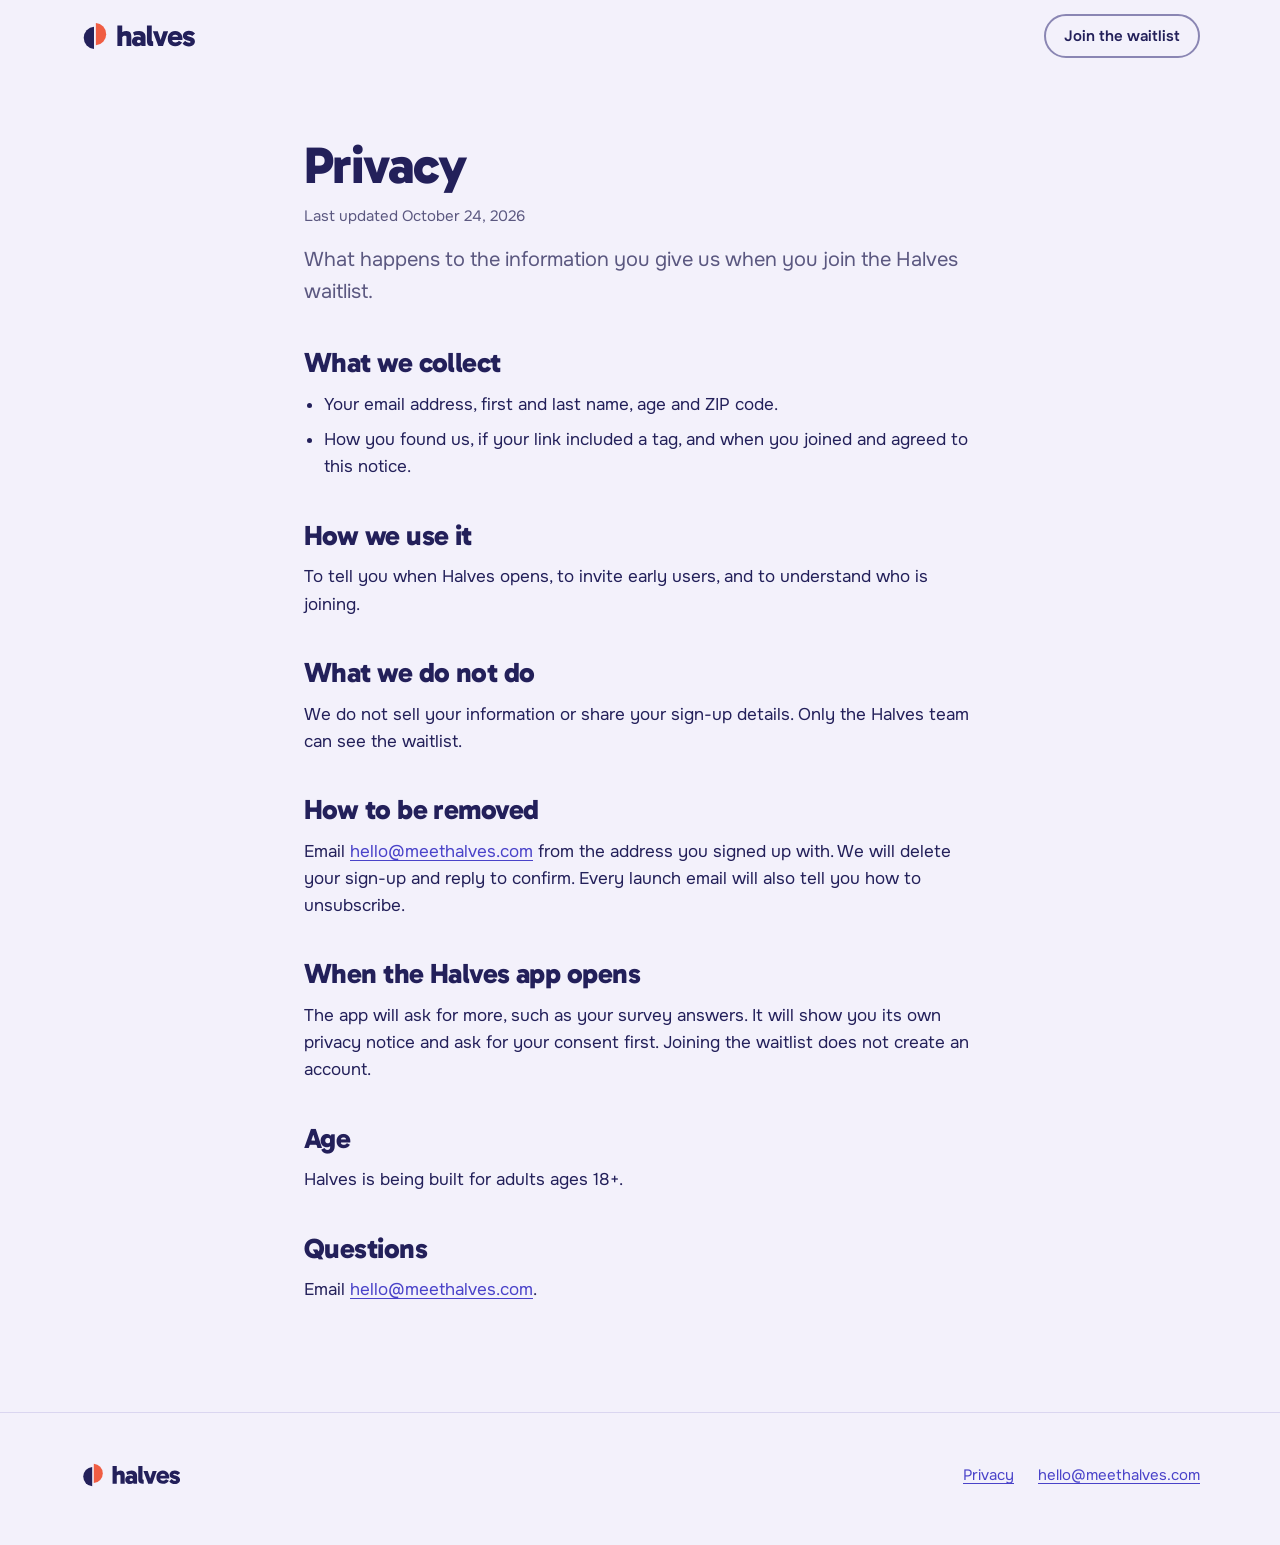
<file: directions/site-a/privacy/index.html>
<!doctype html>
<!--
  DRAFT PRIVACY NOTICE FOR THE HALVES WAITLIST. NOT FINAL.
  The founders must review every statement below and make sure it matches how
  the waitlist is actually run before launch. If launch emails go out through
  an email sending service, name it on this page before sending any.
  Update the "Last updated" date whenever this page changes.
  Contact email: hello@meethalves.com. Removal requests arrive there, so the
  mailbox must exist and someone must read it.

  This page lives at /privacy/ (this folder's index.html), one folder below
  the site root, so every link and asset here uses a root path ("/assets/...",
  "/") rather than a relative one. Opened straight from disk it will look
  unstyled; preview it through a local web server instead (see README.md).
-->
<html lang="en">
<head>
  <meta charset="utf-8">
  <meta name="viewport" content="width=device-width, initial-scale=1">
  <title>Privacy: Halves</title>
  <meta name="description" content="What Halves collects when you join the waitlist, why, who can see it, and how to be removed.">
  <link rel="canonical" href="https://meethalves.com/privacy/">
  <meta name="color-scheme" content="light dark">
  <meta name="theme-color" content="#F3F1FB" media="(prefers-color-scheme: light)">
  <meta name="theme-color" content="#15133A" media="(prefers-color-scheme: dark)">
  <meta property="og:type" content="website">
  <meta property="og:site_name" content="Halves">
  <meta property="og:url" content="https://meethalves.com/privacy/">
  <meta property="og:title" content="Halves privacy">
  <meta property="og:description" content="What Halves collects when you join the waitlist, why, who can see it, and how to be removed.">
  <meta property="og:image" content="https://meethalves.com/assets/brand/social/og-image.png?v=2">
  <meta property="og:image:width" content="1200">
  <meta property="og:image:height" content="630">
  <meta property="og:image:alt" content="The halves wordmark and logo, two offset half-discs, with the line: Where compatibility works both ways.">
  <meta name="twitter:card" content="summary_large_image">
  <link rel="icon" href="../assets/brand/icons/favicon-32.png?v=2" sizes="32x32" type="image/png">
  <link rel="icon" href="../assets/brand/icons/favicon.svg?v=2" type="image/svg+xml">
  <link rel="apple-touch-icon" href="../assets/brand/icons/apple-touch-icon.png">
  <link rel="stylesheet" href="../assets/styles.css?v=f3a31bf2">
<meta name="robots" content="noindex"></head>
<body>
  <a class="skip-link" href="#main">Skip to main content</a>

  <header class="site-header">
    <div class="wrap header-inner">
      <a class="brand" href="../" aria-label="Halves home">
        <picture>
          <source media="(prefers-color-scheme: dark)" srcset="../assets/brand/logo/halves-lockup-on-dark.svg">
          <img class="brand-logo" src="../assets/brand/logo/halves-lockup.svg" alt="" width="116" height="30">
        </picture>
      </a>
      <a class="button button-quiet button-small" href="../#join">Join the waitlist</a>
    </div>
  </header>

  <main id="main" class="page">
    <article class="wrap prose">
      <h1>Privacy</h1>
      <p class="updated">Last updated October 24, 2026</p>
      <p class="lede">What happens to the information you give us when you join the Halves waitlist.</p>

      <h2>What we collect</h2>
      <ul>
        <li>Your email address, first and last name, age and ZIP code.</li>
        <li>How you found us, if your link included a tag, and when you joined and agreed to this notice.</li>
      </ul>

      <h2>How we use it</h2>
      <p>To tell you when Halves opens, to invite early users, and to understand who is joining.</p>

      <h2>What we do not do</h2>
      <p>We do not sell your information or share your sign-up details. Only the Halves team can see the waitlist.</p>

      <h2>How to be removed</h2>
      <p>Email <a href="mailto:hello@meethalves.com">hello@meethalves.com</a> from the address you signed up with. We will delete your sign-up and reply to confirm. Every launch email will also tell you how to unsubscribe.</p>

      <h2>When the Halves app opens</h2>
      <p>The app will ask for more, such as your survey answers. It will show you its own privacy notice and ask for your consent first. Joining the waitlist does not create an account.</p>

      <h2>Age</h2>
      <p>Halves is being built for adults ages 18+.</p>

      <h2>Questions</h2>
      <p>Email <a href="mailto:hello@meethalves.com">hello@meethalves.com</a>.</p>
    </article>
  </main>

  <footer class="site-footer">
    <div class="wrap footer-inner">
      <a class="brand brand-small" href="../" aria-label="Halves home">
        <picture>
          <source media="(prefers-color-scheme: dark)" srcset="../assets/brand/logo/halves-lockup-on-dark.svg">
          <img class="brand-logo" src="../assets/brand/logo/halves-lockup.svg" alt="" width="116" height="30">
        </picture>
      </a>
      <nav aria-label="Footer">
        <ul class="footer-links">
          <li><a href="./" aria-current="page">Privacy</a></li>
          <li><a href="mailto:hello@meethalves.com">hello@meethalves.com</a></li>
        </ul>
      </nav>
    </div>
  </footer>
</body>
</html>
</file>
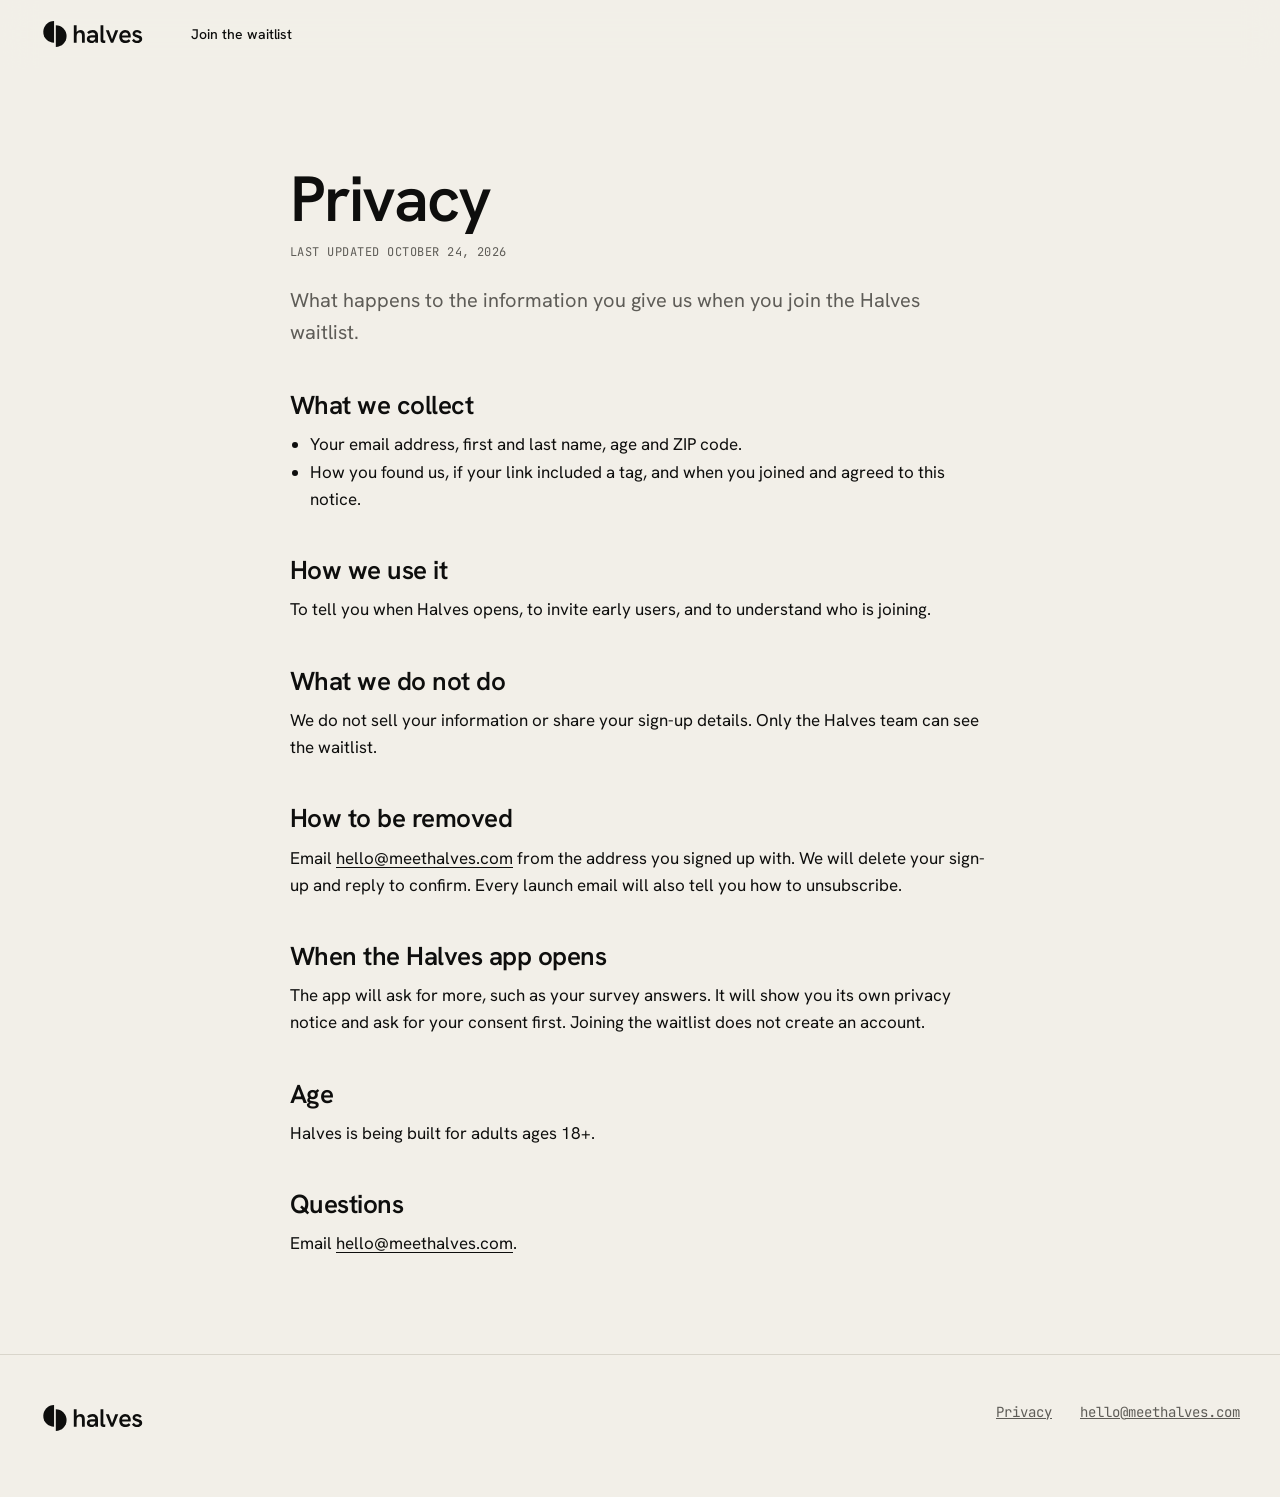
<file: directions/site-final/privacy/index.html>
<!doctype html>
<!--
  DRAFT PRIVACY NOTICE FOR THE HALVES WAITLIST. NOT FINAL.
  The founders must review every statement below and make sure it matches how
  the waitlist is actually run before launch. If launch emails go out through
  an email sending service, name it on this page before sending any.
  Update the "Last updated" date whenever this page changes.
  Contact email: hello@meethalves.com. Removal requests arrive there, so the
  mailbox must exist and someone must read it.

  This page lives at /privacy/ (this folder's index.html), one folder below
  the site root, so every link and asset here uses a root path ("/assets/...",
  "/") rather than a relative one. Opened straight from disk it will look
  unstyled; preview it through a local web server instead (see README.md).
-->
<html lang="en">
<head>
  <meta charset="utf-8">
  <meta name="viewport" content="width=device-width, initial-scale=1">
  <title>Privacy: Halves</title>
  <meta name="description" content="What Halves collects when you join the waitlist, why, who can see it, and how to be removed.">
  <link rel="canonical" href="https://meethalves.com/privacy/">
  <meta name="color-scheme" content="light dark">
  <meta name="theme-color" content="#F2EFE8" media="(prefers-color-scheme: light)">
  <meta name="theme-color" content="#0E0E0D" media="(prefers-color-scheme: dark)">
  <meta property="og:type" content="website">
  <meta property="og:site_name" content="Halves">
  <meta property="og:url" content="https://meethalves.com/privacy/">
  <meta property="og:title" content="Halves privacy">
  <meta property="og:description" content="What Halves collects when you join the waitlist, why, who can see it, and how to be removed.">
  <meta property="og:image" content="https://meethalves.com/assets/brand/social/og-image.png?v=2">
  <meta property="og:image:width" content="1200">
  <meta property="og:image:height" content="630">
  <meta property="og:image:alt" content="The Halves half-disc mark and wordmark with the line: Where compatibility works both ways.">
  <meta name="twitter:card" content="summary_large_image">
  <link rel="icon" href="../assets/brand/icons/favicon.svg" type="image/svg+xml">
  <link rel="icon" href="../assets/brand/icons/favicon-32.png" sizes="32x32" type="image/png">
  <link rel="apple-touch-icon" href="../assets/brand/icons/apple-touch-icon.png">
  <link rel="preload" href="../assets/brand/fonts/hanken-grotesk-latin-wght-normal.woff2" as="font" type="font/woff2" crossorigin>
  <link rel="stylesheet" href="../assets/site.css">
<meta name="robots" content="noindex"></head>
<body>
  <a class="skip-link" href="#main">Skip to main content</a>

  <header class="site-header">
    <div class="wrap header-inner">
      <a class="brand" href="../" aria-label="Halves home">
        <picture><source media="(prefers-color-scheme: dark)" srcset="../assets/brand/logo/halves-lockup-on-dark.svg"><img class="brand-logo" src="../assets/brand/logo/halves-lockup.svg" alt="" width="105" height="30"></picture>
      </a>
      <a class="button button-quiet button-small" href="../#join">Join the waitlist</a>
    </div>
  </header>

  <main id="main" class="page">
    <article class="wrap prose">
      <h1>Privacy</h1>
      <p class="updated">Last updated October 24, 2026</p>
      <p class="lede">What happens to the information you give us when you join the Halves waitlist.</p>

      <h2>What we collect</h2>
      <ul>
        <li>Your email address, first and last name, age and ZIP code.</li>
        <li>How you found us, if your link included a tag, and when you joined and agreed to this notice.</li>
      </ul>

      <h2>How we use it</h2>
      <p>To tell you when Halves opens, to invite early users, and to understand who is joining.</p>

      <h2>What we do not do</h2>
      <p>We do not sell your information or share your sign-up details. Only the Halves team can see the waitlist.</p>

      <h2>How to be removed</h2>
      <p>Email <a href="mailto:hello@meethalves.com">hello@meethalves.com</a> from the address you signed up with. We will delete your sign-up and reply to confirm. Every launch email will also tell you how to unsubscribe.</p>

      <h2>When the Halves app opens</h2>
      <p>The app will ask for more, such as your survey answers. It will show you its own privacy notice and ask for your consent first. Joining the waitlist does not create an account.</p>

      <h2>Age</h2>
      <p>Halves is being built for adults ages 18+.</p>

      <h2>Questions</h2>
      <p>Email <a href="mailto:hello@meethalves.com">hello@meethalves.com</a>.</p>
    </article>
  </main>

  <footer class="site-footer">
    <div class="wrap footer-inner">
      <a class="brand brand-small" href="../" aria-label="Halves home">
        <picture><source media="(prefers-color-scheme: dark)" srcset="../assets/brand/logo/halves-lockup-on-dark.svg"><img class="brand-logo" src="../assets/brand/logo/halves-lockup.svg" alt="" width="105" height="30"></picture>
      </a>
      <nav aria-label="Footer">
        <ul class="footer-links">
          <li><a href="./" aria-current="page">Privacy</a></li>
          <li><a href="mailto:hello@meethalves.com">hello@meethalves.com</a></li>
        </ul>
      </nav>
    </div>
  </footer>
</body>
</html>
</file>
<file: assets/styles.css>
/*
  Halves site styles.
  Plain CSS, no build step. Sections:
  1. Fonts (self-hosted, see assets/fonts/ and the OFL license files there)
  2. Design tokens (light and dark)
  3. Base and layout
  4. Header and footer
  5. Landing page sections
  6. Waitlist form and success state
  7. Simple pages (privacy, 404)
  8. Motion
*/

/* 1. Fonts: latin subsets only, from Fontsource (OFL 1.1). They live with the rest of the brand in brand/fonts/. */
@font-face {
  font-family: "Gabarito";
  font-style: normal;
  font-weight: 700;
  font-display: swap;
  src: url("brand/fonts/gabarito-latin-700-normal.woff2") format("woff2");
  unicode-range: U+0000-00FF, U+0131, U+0152-0153, U+02BB-02BC, U+02C6, U+02DA, U+02DC, U+0304, U+0308, U+0329, U+2000-206F, U+20AC, U+2122, U+2191, U+2193, U+2212, U+2215, U+FEFF, U+FFFD;
}
@font-face {
  font-family: "Gabarito";
  font-style: normal;
  font-weight: 800;
  font-display: swap;
  src: url("brand/fonts/gabarito-latin-800-normal.woff2") format("woff2");
  unicode-range: U+0000-00FF, U+0131, U+0152-0153, U+02BB-02BC, U+02C6, U+02DA, U+02DC, U+0304, U+0308, U+0329, U+2000-206F, U+20AC, U+2122, U+2191, U+2193, U+2212, U+2215, U+FEFF, U+FFFD;
}
@font-face {
  font-family: "Onest";
  font-style: normal;
  font-weight: 400;
  font-display: swap;
  src: url("brand/fonts/onest-latin-400-normal.woff2") format("woff2");
  unicode-range: U+0000-00FF, U+0131, U+0152-0153, U+02BB-02BC, U+02C6, U+02DA, U+02DC, U+0304, U+0308, U+0329, U+2000-206F, U+20AC, U+2122, U+2191, U+2193, U+2212, U+2215, U+FEFF, U+FFFD;
}
@font-face {
  font-family: "Onest";
  font-style: normal;
  font-weight: 600;
  font-display: swap;
  src: url("brand/fonts/onest-latin-600-normal.woff2") format("woff2");
  unicode-range: U+0000-00FF, U+0131, U+0152-0153, U+02BB-02BC, U+02C6, U+02DA, U+02DC, U+0304, U+0308, U+0329, U+2000-206F, U+20AC, U+2122, U+2191, U+2193, U+2212, U+2215, U+FEFF, U+FFFD;
}

/* 2. Design tokens. The brand guide is assets/brand/README.md: two rings, and the coral
   middle where they meet is the match. Indigo carries the text and buttons. Coral and
   periwinkle are for graphics and tints, since plain coral is under 4.5:1 for text on lilac. */
:root {
  color-scheme: light dark;

  --bg: #F5F3EF;               /* lilac */
  --surface: #FFFFFF;
  --sunk: #ECE9E3;
  --ink: #23205A;              /* indigo */
  --muted: #5E5C57;            /* 5.9:1 on bg */
  --line: #DEDAD2;
  --primary: #23205A;          /* buttons */
  --primary-hover: #34307F;
  --on-primary: #FFFFFF;       /* 14:1 on primary */
  --coral-text: #C4391F;       /* coral when it is text: 4.8:1 on bg */
  --coral: #F05D43;            /* coral as a graphic: the hero's overlap */
  --coral-soft: #FDE4DE;
  --periwinkle-soft: #ECE9E3;
  --error: #B4232F;
  --success: #1E7A44;

  /* Derived tokens */
  --field-bg: #FFFFFF;
  --field-line: #8A86B3;       /* input borders: 3.4:1 on white, meets non-text contrast */
  --link: #2F3FC4;             /* 6.4:1 on bg, 7:1 on white */
  --focus: var(--link);

  --font-head: "Gabarito", ui-sans-serif, system-ui, -apple-system, "Segoe UI", Roboto, "Helvetica Neue", Arial, sans-serif;
  --font-body: "Onest", ui-sans-serif, system-ui, -apple-system, "Segoe UI", Roboto, "Helvetica Neue", Arial, sans-serif;

  --max: 1120px;
  --gutter: 16px;
  --radius-sm: 12px;
  --radius: 24px;
  --section-space: clamp(3.5rem, 2rem + 6vw, 7rem);
}

@media (prefers-color-scheme: dark) {
  :root {
    --bg: #0E0E10;             /* night */
    --surface: #17171A;
    --sunk: #202024;
    --ink: #F2EFE8;
    --muted: #A7A6AE;          /* 7:1 on surface */
    --line: #2C2C32;
    --primary: #F2EFE8;        /* periwinkle */
    --primary-hover: #FFFFFF;
    --on-primary: #0E0E10;     /* 8:1 on primary */
    --coral-text: #FF8A72;
    --coral: #F26A51;
    --coral-soft: #2E2220;
    --periwinkle-soft: #202024;
    --error: #FF7A84;
    --success: #5BCB8A;

    --field-bg: #0E0E10;
    --field-line: #77757C;     /* 4:1 or better on dark surfaces */
    --link: #C8D0FF;
  }
}

@media (min-width: 640px) {
  :root { --gutter: 24px; }
}
@media (min-width: 1024px) {
  :root { --gutter: 32px; }
}

/* 3. Base and layout */
*,
*::before,
*::after {
  box-sizing: border-box;
}

[hidden] {
  display: none !important;
}

html {
  -webkit-text-size-adjust: 100%;
  text-size-adjust: 100%;
}

body {
  margin: 0;
  background: var(--bg);
  color: var(--ink);
  font-family: var(--font-body);
  font-size: 1rem;
  line-height: 1.6;
  overflow-wrap: break-word;
  -webkit-font-smoothing: antialiased;
}

@media (min-width: 640px) {
  body { font-size: 1.0625rem; }
}

h1,
h2,
h3 {
  font-family: var(--font-head);
  color: var(--ink);
  margin: 0;
  text-wrap: balance;
}

h1 {
  font-weight: 800;
  font-size: clamp(2.5rem, 1.5rem + 4.6vw, 4.5rem);
  line-height: 1.02;
  letter-spacing: -0.03em;
}

h2 {
  font-weight: 800;
  font-size: clamp(1.75rem, 1.35rem + 1.8vw, 2.5rem);
  line-height: 1.1;
  letter-spacing: -0.02em;
}

h3 {
  font-weight: 700;
  font-size: 1.3125rem;
  line-height: 1.25;
  letter-spacing: -0.005em;
}

p {
  margin: 0;
}

a {
  color: var(--link);
  text-decoration-thickness: 1px;
  text-underline-offset: 0.18em;
  text-decoration-skip-ink: none;  /* one unbroken line, not gaps around the tails of letters like y and g */
}

a:hover {
  text-decoration-thickness: 2px;
}

:focus-visible {
  outline: 3px solid var(--focus);
  outline-offset: 3px;
  border-radius: 4px;
}

img,
svg {
  display: block;
  max-width: 100%;
}

.wrap {
  width: min(var(--max), 100% - 2 * var(--gutter));
  margin-inline: auto;
}

.section {
  padding-block: var(--section-space);
}

.section-intro {
  max-width: 36rem;
  margin-top: 0.75rem;
  color: var(--muted);
}

.skip-link {
  position: absolute;
  left: var(--gutter);
  top: -100px;
  z-index: 10;
  padding: 0.75rem 1rem;
  background: var(--surface);
  color: var(--ink);
  font-weight: 600;
  border: 2px solid var(--focus);
  border-radius: var(--radius-sm);
}

.skip-link:focus {
  top: 12px;
}

.visually-hidden {
  position: absolute !important;
  width: 1px;
  height: 1px;
  padding: 0;
  margin: -1px;
  overflow: hidden;
  clip: rect(0 0 0 0);
  white-space: nowrap;
  border: 0;
}

/* Buttons */
.button {
  display: inline-flex;
  align-items: center;
  justify-content: center;
  gap: 0.5rem;
  min-height: 52px;
  padding: 0.75rem 1.5rem;
  border: 2px solid transparent;
  border-radius: 999px;
  font-family: var(--font-body);
  font-size: 1.0625rem;
  font-weight: 600;
  line-height: 1.2;
  text-decoration: none;
  cursor: pointer;
}

.button-primary {
  background: var(--primary);
  color: var(--on-primary);
}

.button-primary:hover {
  background: var(--primary-hover);
}

.button-primary:active {
  transform: translateY(1px);
}

.button-primary:disabled {
  opacity: 0.7;
  cursor: progress;
  transform: none;
}

.button-quiet {
  background: transparent;
  color: var(--ink);
  border-color: var(--field-line);
}

.button-quiet:hover {
  border-color: var(--ink);
}

.button-small {
  min-height: 44px;
  padding: 0.5rem 1.125rem;
  font-size: 0.9375rem;
}

/* 4. Header and footer */
.site-header {
  padding-block: 14px;
}

.header-inner {
  display: flex;
  align-items: center;
  justify-content: space-between;
  gap: 1rem;
}

.brand {
  display: inline-flex;
  align-items: center;
  gap: 0.5rem;
  min-height: 44px;
  text-decoration: none;
  color: var(--ink);
}

/* The logo is an image from assets/brand/logo/. Each page's <picture> swaps in the
   on-dark file in dark mode. Its height sets its size. */
.brand-logo {
  width: auto;
  height: 30px;
}

.site-footer {
  border-top: 1px solid var(--line);
  padding-block: 2.5rem 3rem;
  color: var(--muted);
  font-size: 0.9375rem;
}

.footer-inner {
  display: grid;
  gap: 1.25rem;
}

.footer-links {
  display: flex;
  flex-wrap: wrap;
  gap: 0.5rem 1.5rem;
  margin: 0;
  padding: 0;
  list-style: none;
}

.footer-links a {
  display: inline-block;
  padding-block: 0.375rem;
}

.brand-small .brand-logo {
  height: 26px;
}

@media (min-width: 760px) {
  .footer-inner {
    grid-template-columns: auto 1fr;
    align-items: center;
    gap: 2rem;
  }
  .footer-links {
    justify-content: flex-end;
  }
}

/* 5. Landing page sections */

/* Hero */
.hero {
  padding-block: clamp(1.5rem, 0.5rem + 4vw, 4.5rem) var(--section-space);
}

.hero-grid {
  display: grid;
  gap: 1.75rem;
  align-items: center;
}

/* On phones the picture comes after the headline and button, so they stay on the first screen. */
.hero-art {
  width: min(100%, 31rem);
}

/* The match story: two people with their priority chips (rows from 1.5rem to about 11.2rem),
   then "Common ground" in its own row so it never covers the chips at any width, then the
   rings, anchored to the bottom. */
.match-story {
  position: relative;
  min-height: 25.25rem;
  overflow: hidden;
  isolation: isolate;
}

.match-person {
  position: absolute;
  top: 1.5rem;
  display: grid;
  width: 9rem;
  justify-items: center;
  gap: 0.45rem;
  z-index: 3;
}

.match-person--left { left: 0; }
.match-person--right { right: 0; }

.match-avatar {
  display: grid;
  place-items: center;
  width: 3.25rem;
  height: 3.25rem;
  border: 2px solid var(--ink);
  border-radius: 50%;
  background: var(--surface);
  color: var(--ink);
  font-family: var(--font-head);
  font-size: 1rem;
  font-weight: 800;
  box-shadow: 0 0.5rem 1.5rem rgba(35, 32, 90, 0.08);
}

.match-priority {
  display: inline-flex;
  min-height: 1.7rem;
  align-items: center;
  justify-content: center;
  padding: 0.25rem 0.65rem;
  border: 1px solid var(--line);
  border-radius: 999px;
  background: var(--surface);
  color: var(--muted);
  font-size: 0.72rem;
  font-weight: 700;
  line-height: 1;
  white-space: nowrap;
  box-shadow: 0 0.4rem 1rem rgba(35, 32, 90, 0.06);
}

.common-ground {
  position: absolute;
  left: 50%;
  top: 11.8rem;
  display: grid;
  width: 11rem;
  translate: -50% 0;
  justify-items: center;
  gap: 0.25rem;
  text-align: center;
  z-index: 4;
}

.common-ground span {
  color: var(--coral-text);
  font-size: 0.68rem;
  font-weight: 800;
  letter-spacing: 0.08em;
  text-transform: uppercase;
}

.common-ground strong {
  color: var(--ink);
  font-size: 0.9rem;
}

.match-mark {
  position: absolute;
  left: 50%;
  bottom: 1.25rem;
  width: 15rem;
  height: 9rem;
  translate: -50% 0;
}

.match-ring,
.match-overlap {
  position: absolute;
  top: 0;
  width: 9rem;
  height: 9rem;
}

.match-ring {
  border: 0.7rem solid var(--ink);
  border-radius: 50%;
  z-index: 2;
}

.match-ring--left { left: 0; }
.match-ring--right { right: 0; }

.match-overlap {
  left: 50%;
  width: 3rem;                 /* the rings' overlap: 9rem rings 6rem apart */
  height: 5.9rem;
  top: 1.55rem;
  translate: -50% 0;
  clip-path: polygon(50% 0%, 68% 7%, 84% 21%, 96% 39%, 100% 50%, 96% 61%, 84% 79%, 68% 93%, 50% 100%, 32% 93%, 16% 79%, 4% 61%, 0% 50%, 4% 39%, 16% 21%, 32% 7%);
  background: var(--coral);
  opacity: 1;
  transform-origin: center;
  filter: drop-shadow(0 0.5rem 1.1rem rgba(240, 93, 67, 0.22));
  z-index: 1;
}

.hero-copy {
  display: grid;
  gap: 1.25rem;
}

.hero-sub {
  max-width: 34rem;
  font-size: clamp(1.125rem, 1rem + 0.5vw, 1.3125rem);
  line-height: 1.5;
  color: var(--muted);
}

.hero-actions {
  display: flex;
  flex-wrap: wrap;
  align-items: center;
  gap: 0.75rem 1.25rem;
  margin-top: 0.5rem;
}

@media (min-width: 860px) {
  .hero-grid {
    grid-template-columns: minmax(0, 1.5fr) minmax(0, 1fr);
    gap: 3rem;
  }
  .hero-art {
    width: min(100%, 31rem);
    justify-self: center;
  }
}

/* How it works: a real sequence, so the steps are numbered. */
.step-list {
  display: grid;
  gap: 2rem;
  margin: 2.5rem 0 0;
  padding: 0;
  list-style: none;
}

.step {
  display: grid;
  gap: 0.5rem;
  align-content: start;
  padding-top: 1.25rem;
  border-top: 2px solid var(--line);
}

.step-number {
  font-family: var(--font-head);
  font-weight: 800;
  font-size: 2.25rem;
  line-height: 1;
  color: var(--coral-text);
  margin-bottom: 0.5rem;
}

.step p {
  color: var(--muted);
  max-width: 30rem;
}

@media (min-width: 760px) {
  .step-list {
    grid-template-columns: repeat(3, minmax(0, 1fr));
    gap: 2.5rem;
  }
}

/* Why Halves is different: two differences, side by side like the two rings of the mark. */
.differences {
  background: var(--surface);
  border-block: 1px solid var(--line);
}

.pair {
  display: grid;
  gap: 1rem;
  margin-top: 2.5rem;
}

.pair-half {
  display: grid;
  gap: 0.75rem;
  align-content: start;
  padding: clamp(1.75rem, 1rem + 2.5vw, 3rem);
  border-radius: var(--radius);
  color: var(--ink);
}

.pair-half p {
  max-width: 28rem;
}

.pair-half h3 {
  font-weight: 700;
  font-size: clamp(1.375rem, 1.1rem + 1vw, 1.75rem);
  letter-spacing: -0.015em;
}

.pair-half--left {
  background: var(--periwinkle-soft);
}

.pair-half--right {
  background: var(--coral-soft);
}

@media (min-width: 760px) {
  .pair {
    grid-template-columns: 1fr 1fr;
  }
}

/* 6. Waitlist form and success state */
.join-grid {
  display: grid;
  gap: 2rem;
}

.join-copy {
  display: grid;
  gap: 1rem;
  align-content: start;
}

.join-copy p {
  max-width: 30rem;
  color: var(--muted);
}

@media (min-width: 900px) {
  .join-grid {
    grid-template-columns: minmax(0, 1fr) minmax(0, 1.15fr);
    gap: 4rem;
  }
}

.join-panel {
  background: var(--surface);
  border: 1px solid var(--line);
  border-radius: var(--radius);
  padding: clamp(1.25rem, 0.75rem + 2.5vw, 2.5rem);
}

.waitlist-form {
  display: grid;
  gap: 1.5rem;
}

.field {
  display: grid;
  gap: 0.375rem;
  align-content: start;
  min-width: 0;
}

.field label,
.optional-group legend {
  font-weight: 600;
  line-height: 1.35;
}

.field-row {
  display: grid;
  grid-template-columns: minmax(0, 1fr) minmax(0, 1fr);
  gap: 1rem;
}

/* First and last name stack on narrow phones, so a long name still fits its box. */
.field-row--names {
  grid-template-columns: minmax(0, 1fr);
}

@media (min-width: 480px) {
  .field-row--names {
    grid-template-columns: minmax(0, 1fr) minmax(0, 1fr);
  }
}

.optional-group {
  display: grid;
  gap: 1rem;
  margin: 0;
  padding: 0;
  border: 0;
  min-inline-size: 0;
}

.optional-group legend {
  padding: 0;
  margin-bottom: 0.25rem;
}

.optional-tag {
  font-weight: 400;
  color: var(--muted);
}

.hint {
  color: var(--muted);
  font-size: 0.9375rem;
  line-height: 1.5;
}

.text-input {
  width: 100%;
  min-height: 48px;
  padding: 0.625rem 0.875rem;
  border: 1px solid var(--field-line);
  border-radius: var(--radius-sm);
  background: var(--field-bg);
  color: var(--ink);
  font-family: var(--font-body);
  font-size: 1rem;   /* 16px keeps iOS from zooming on focus */
  line-height: 1.4;
  appearance: none;
  -webkit-appearance: none;
  -moz-appearance: textfield;
}

.text-input::-webkit-outer-spin-button,
.text-input::-webkit-inner-spin-button {
  -webkit-appearance: none;
  margin: 0;
}

.text-input:hover {
  border-color: var(--ink);
}

.text-input:focus-visible {
  outline: 3px solid var(--focus);
  outline-offset: 1px;
  border-color: var(--focus);
  border-radius: var(--radius-sm);
}

.text-input[aria-invalid="true"] {
  border-color: var(--error);
  box-shadow: inset 0 0 0 1px var(--error);
}

.field-error {
  color: var(--error);
  font-size: 0.9375rem;
  font-weight: 600;
  line-height: 1.4;
}

.field-error:empty {
  display: none;
}

.consent {
  display: grid;
  grid-template-columns: 24px minmax(0, 1fr);
  column-gap: 0.75rem;
  row-gap: 0.375rem;
  align-items: start;
}

.consent input {
  width: 22px;
  height: 22px;
  margin: 2px 0 0;
  accent-color: var(--primary);
  cursor: pointer;
}

.consent label {
  font-weight: 400;
  line-height: 1.5;
  cursor: pointer;
}

.consent .field-error {
  grid-column: 2;
}

/* Honeypot: off screen but not display:none, so naive bots still fill it. */
.hp-field {
  position: absolute;
  left: -10000px;
  top: auto;
  width: 1px;
  height: 1px;
  overflow: hidden;
}

.waitlist-form .button-primary {
  width: 100%;
}

.form-status {
  margin-top: 1rem;
  font-weight: 600;
  line-height: 1.45;
}

.form-status:empty {
  display: none;
}

.form-status[data-tone="error"] {
  color: var(--error);
}

.noscript-note {
  margin-bottom: 1.25rem;
  padding: 0.875rem 1rem;
  border-radius: var(--radius-sm);
  background: var(--sunk);
  color: var(--ink);
}

.join-success {
  display: grid;
  gap: 1rem;
}

.join-success h3 {
  font-weight: 700;
  font-size: clamp(1.5rem, 1.2rem + 1vw, 1.875rem);
  letter-spacing: -0.015em;
}

.join-success h3:focus {
  outline: none;
}

.join-success h3:focus-visible {
  outline: 3px solid var(--focus);
}

.success-mark {
  width: 56px;
  height: auto;
}

.share-row {
  display: grid;
  gap: 0.75rem;
}

@media (min-width: 480px) {
  .share-row {
    grid-template-columns: minmax(0, 1fr) auto;
    align-items: center;
  }
}

.share-status {
  color: var(--success);
  font-weight: 600;
}

.share-status:empty {
  display: none;
}

/* 7. Simple pages (privacy notice, 404) */
.page {
  padding-block: clamp(2rem, 1rem + 4vw, 4.5rem) var(--section-space);
}

.prose {
  max-width: 42rem;
}

.prose h1 {
  font-size: clamp(2.25rem, 1.6rem + 3vw, 3.25rem);
}

.prose h2 {
  font-size: clamp(1.375rem, 1.2rem + 0.8vw, 1.75rem);
  margin-top: 2.5rem;
  margin-bottom: 0.75rem;
}

.prose p + p {
  margin-top: 1rem;
}

.prose ul {
  margin: 0.75rem 0 0;
  padding-left: 1.25rem;
}

.prose li + li {
  margin-top: 0.5rem;
}

.prose .lede {
  margin-top: 1rem;
  font-size: clamp(1.125rem, 1rem + 0.5vw, 1.25rem);
  color: var(--muted);
}

.prose .updated {
  margin-top: 0.75rem;
  color: var(--muted);
  font-size: 0.9375rem;
}

.not-found {
  display: grid;
  gap: 1.25rem;
  justify-items: start;
  max-width: 36rem;
}

.not-found p {
  color: var(--muted);
}

/* 8. Motion: two people arrive with different priorities. Shared priorities move toward
   the center, then the Halves rings are pulled together by that common ground.
   It plays once and holds on the matched picture: every animation runs 6.5s with fill
   "both", and the last movement ends at 77% (5 seconds), so nothing moves after that
   (WCAG 2.2.2 asks for a pause control on motion longer than 5 seconds). */
@media (prefers-reduced-motion: no-preference) {
  html {
    scroll-behavior: smooth;
  }

  .match-person--left {
    animation: person-arrive-left 6.5s cubic-bezier(0.2, 0.8, 0.2, 1) both;
  }

  .match-person--right {
    animation: person-arrive-right 6.5s cubic-bezier(0.2, 0.8, 0.2, 1) both;
  }

  .match-priority--left-one,
  .match-priority--left-two {
    animation: shared-priority-left 6.5s cubic-bezier(0.2, 0.8, 0.2, 1) both;
  }

  .match-priority--right-two,
  .match-priority--right-three {
    animation: shared-priority-right 6.5s cubic-bezier(0.2, 0.8, 0.2, 1) both;
  }

  .match-priority--left-three,
  .match-priority--right-one {
    animation: individual-priority 6.5s ease both;
  }

  .common-ground {
    animation: common-ground 6.5s ease both;
  }

  .match-ring--left {
    animation: ring-attract-left 6.5s cubic-bezier(0.16, 1, 0.3, 1) both;
  }

  .match-ring--right {
    animation: ring-attract-right 6.5s cubic-bezier(0.16, 1, 0.3, 1) both;
  }

  .match-overlap {
    animation: overlap-reveal 6.5s cubic-bezier(0.16, 1, 0.3, 1) both;
  }
}

@keyframes person-arrive-left {
  0%, 8% { opacity: 0; translate: -3rem 0; }
  18%, 100% { opacity: 1; translate: 0 0; }
}

@keyframes person-arrive-right {
  0%, 8% { opacity: 0; translate: 3rem 0; }
  18%, 100% { opacity: 1; translate: 0 0; }
}

@keyframes shared-priority-left {
  0%, 22% { opacity: 0; translate: -0.75rem 0; }
  30%, 42% { opacity: 1; translate: 0 0; }
  52% { opacity: 1; translate: 2.4rem 1.25rem; }
  60%, 100% { opacity: 0; translate: 3.8rem 2rem; }
}

@keyframes shared-priority-right {
  0%, 26% { opacity: 0; translate: 0.75rem 0; }
  34%, 44% { opacity: 1; translate: 0 0; }
  54% { opacity: 1; translate: -2.4rem 1.25rem; }
  62%, 100% { opacity: 0; translate: -3.8rem 2rem; }
}

@keyframes individual-priority {
  0%, 30% { opacity: 0; }
  38%, 52% { opacity: 1; }
  62%, 100% { opacity: 0.35; }
}

@keyframes common-ground {
  0%, 56% { opacity: 0; scale: 0.94; }
  62%, 100% { opacity: 1; scale: 1; }
}

@keyframes ring-attract-left {
  0%, 51% { translate: -2.2rem 0; }
  64%, 100% { translate: 0 0; }
}

@keyframes ring-attract-right {
  0%, 51% { translate: 2.2rem 0; }
  64%, 100% { translate: 0 0; }
}

@keyframes overlap-reveal {
  0%, 60% { opacity: 0; scale: 0.08 0.25; }
  66% { opacity: 1; scale: 1; }
  72% { opacity: 1; scale: 1.08; }
  77%, 100% { opacity: 1; scale: 1; }
}

@media (max-width: 480px) {
  .match-story { min-height: 24rem; }
  .match-person { width: 7.5rem; }
  .match-mark { width: 13rem; height: 7.75rem; }
  .match-ring { width: 7.75rem; height: 7.75rem; }
  .match-overlap { width: 2.5rem; height: 5rem; top: 1.375rem; }
}

@media (prefers-reduced-motion: reduce) {
  *,
  *::before,
  *::after {
    animation: none !important;
    transition: none !important;
    scroll-behavior: auto !important;
  }
}
</file>
<file: assets/site.css>
/* Halves v2 additions. Brand tokens (colors, fonts) come from styles.css and are not changed. */

.visually-hidden { position: absolute !important; width: 1px; height: 1px; overflow: hidden; clip: rect(0 0 0 0); white-space: nowrap; }

/* Header nav */
.head-nav { display: none; gap: 1.75rem; margin-inline: auto 1.5rem; }
.head-nav a { color: var(--muted); text-decoration: none; font-weight: 600; font-size: 0.95rem; }
.head-nav a:hover { color: var(--ink); }
@media (min-width: 820px) { .head-nav { display: flex; } }

/* Hero */
.hero-v2 { padding-block: clamp(2rem, 1rem + 5vw, 5.5rem) clamp(3rem, 2rem + 4vw, 6rem); }
.hero-v2 .hero-grid { display: grid; gap: 2.5rem; align-items: center; }
@media (min-width: 960px) { .hero-v2 .hero-grid { grid-template-columns: 1.05fr 1fr; gap: 3.5rem; } }
.eyebrow { margin: 0 0 1rem; font-family: var(--font-body); font-weight: 600; font-size: 0.85rem; letter-spacing: 0.08em; text-transform: uppercase; color: var(--coral-text); }
.hero-v2 h1 { margin: 0; font-family: var(--font-head); font-weight: 800; font-size: clamp(2.4rem, 1.4rem + 4.2vw, 4.4rem); line-height: 1.02; letter-spacing: -0.02em; text-wrap: balance; }
.hero-v2 .hero-sub { margin: 1.25rem 0 0; max-width: 34rem; font-size: clamp(1.05rem, 1rem + 0.4vw, 1.25rem); color: var(--muted); line-height: 1.5; }
.hero-v2 .hero-actions { display: flex; flex-wrap: wrap; gap: 0.75rem; margin-top: 1.75rem; }
.hero-note { margin: 0.9rem 0 0; font-size: 0.9rem; color: var(--muted); }

/* Stage: the hero animation */
.stage { margin: 0; position: relative; padding: clamp(1rem, 0.5rem + 2vw, 1.75rem); background: var(--surface); border: 1px solid var(--line); border-radius: var(--radius); box-shadow: 0 1px 2px rgba(35,32,90,.06), 0 24px 60px -28px rgba(35,32,90,.35); }
.stage-people { display: grid; grid-template-columns: 1fr clamp(5.5rem, 22%, 8rem) 1fr; align-items: center; gap: 0.25rem; }
.person { display: flex; flex-direction: column; align-items: center; gap: 0.85rem; }
.avatar { display: grid; place-items: center; width: 3rem; height: 3rem; border-radius: 50%; background: var(--periwinkle-soft); color: var(--ink); font-family: var(--font-head); font-weight: 800; font-size: 1.15rem; }
.avatar-sm { width: 2.25rem; height: 2.25rem; font-size: 1rem; flex: none; }
.chips { list-style: none; margin: 0; padding: 0; display: flex; flex-direction: column; gap: 0.5rem; align-items: center; }
.chip { display: block; padding: 0.4rem 0.85rem; border-radius: 999px; border: 1px solid var(--line); background: var(--bg); color: var(--ink); font-size: 0.9rem; font-weight: 600; white-space: nowrap; will-change: transform, opacity; }
.chip.is-flying { position: relative; z-index: 3; background: var(--coral-soft); border-color: var(--coral); }
.mark { width: 100%; }
.mark svg { display: block; width: 100%; height: auto; overflow: visible; color: var(--ink); }
.mark-ring { fill: none; stroke: currentColor; stroke-width: 6; transform-box: view-box; }
.mark-lens { fill: var(--coral); transform-box: fill-box; transform-origin: center; }

.why-card { margin-top: clamp(1rem, 0.5rem + 2vw, 1.5rem); padding: 1rem 1.15rem; border-radius: var(--radius-sm); background: var(--coral-soft); border: 1px solid color-mix(in srgb, var(--coral) 45%, transparent); }
.why-label { display: block; font-size: 0.75rem; font-weight: 700; letter-spacing: 0.08em; text-transform: uppercase; color: var(--coral-text); }
.why-line { margin: 0.35rem 0 0; font-family: var(--font-head); font-size: clamp(1.1rem, 1rem + 0.5vw, 1.35rem); line-height: 1.25; }
.why-sub { margin: 0.35rem 0 0; font-size: 0.92rem; color: var(--muted); }
.replay { position: absolute; top: 0.6rem; right: 0.75rem; border: 0; background: transparent; color: var(--link); font: inherit; font-size: 0.85rem; font-weight: 600; padding: 0.35rem 0.5rem; border-radius: 8px; cursor: pointer; }
.replay:hover { background: var(--periwinkle-soft); }
.replay:focus-visible { outline: 3px solid var(--focus); outline-offset: 2px; }

/* The idea */
.idea { padding-block: clamp(2.5rem, 2rem + 3vw, 5rem); }
.contrast { display: grid; gap: 1rem; }
@media (min-width: 720px) { .contrast { grid-template-columns: 1fr 1fr; } }
.contrast-col { padding: clamp(1.25rem, 1rem + 1.5vw, 2.25rem); border-radius: var(--radius); border: 1px solid var(--line); background: var(--surface); }
.contrast-col--us { background: var(--primary); border-color: var(--primary); color: var(--on-primary); }
.contrast-label { margin: 0; font-size: 0.8rem; font-weight: 700; letter-spacing: 0.08em; text-transform: uppercase; opacity: 0.75; }
.contrast-q { margin: 0.6rem 0 0; font-family: var(--font-head); font-weight: 800; font-size: clamp(1.5rem, 1.1rem + 1.6vw, 2.25rem); line-height: 1.12; letter-spacing: -0.01em; }
.contrast-q em { font-style: normal; text-decoration: underline; text-decoration-color: var(--coral); text-decoration-thickness: 0.18em; text-underline-offset: 0.12em; }
.idea-line { margin: 1.5rem 0 0; text-align: center; font-size: 1.1rem; color: var(--muted); }

/* Name line and example */
.name-line { margin: 2rem 0 0; text-align: center; font-family: var(--font-head); font-weight: 800; font-size: clamp(1.25rem, 1rem + 1vw, 1.75rem); }
.example { margin: 3rem auto 0; max-width: 34rem; }
.example-tag { margin: 0 0 0.6rem; font-size: 0.8rem; font-weight: 600; color: var(--muted); text-align: center; }
.example-card { background: var(--surface); border: 1px solid var(--line); border-radius: var(--radius); padding: 1.25rem; box-shadow: 0 24px 60px -32px rgba(35,32,90,.35); }
.example-head { display: flex; align-items: center; gap: 0.75rem; }
.example-head strong { display: block; font-family: var(--font-head); font-size: 1.1rem; }
.example-muted { display: block; font-size: 0.82rem; color: var(--muted); }
.example-list { list-style: none; margin: 1rem 0 0; padding: 0; display: grid; gap: 0.75rem; }
.example-list li { padding: 0.75rem 0.9rem; border-radius: var(--radius-sm); background: var(--bg); line-height: 1.4; }
.example-list li span { display: block; font-size: 0.75rem; font-weight: 700; letter-spacing: 0.06em; text-transform: uppercase; color: var(--coral-text); margin-bottom: 0.15rem; }

/* Promise */
.promise-list { list-style: none; margin: 1.5rem 0 0; padding: 0; display: grid; gap: 0.75rem; }
@media (min-width: 720px) { .promise-list { grid-template-columns: repeat(3, 1fr); } }
.promise-list li { padding: 1.25rem; border-radius: var(--radius-sm); border: 1px solid var(--line); background: var(--surface); font-size: 1.05rem; line-height: 1.4; }
.promise-list li strong { font-family: var(--font-head); font-size: 1.15rem; }
.promise-close { margin: 1.25rem 0 0; color: var(--muted); }

/* Pool + safety */
.pool-grid { display: grid; gap: 2rem; align-items: start; }
@media (min-width: 820px) { .pool-grid { grid-template-columns: 1.2fr 1fr; gap: 3rem; } }
.pool h2 { margin-top: 0; }
.pool-small { color: var(--muted); }
.safety { padding: 1.5rem; border-radius: var(--radius); background: var(--periwinkle-soft); }
.safety h3 { margin: 0 0 0.5rem; font-family: var(--font-head); }
.safety p { margin: 0; line-height: 1.5; }

/* FAQ */
.faq-wrap { max-width: 46rem; }
.faq-list { margin-top: 1.5rem; border-top: 1px solid var(--line); }
.faq-list details { border-bottom: 1px solid var(--line); }
.faq-list summary { cursor: pointer; padding: 1.1rem 2rem 1.1rem 0; font-family: var(--font-head); font-weight: 700; font-size: 1.1rem; list-style: none; position: relative; }
.faq-list summary::-webkit-details-marker { display: none; }
.faq-list summary::after { content: "+"; position: absolute; right: 0.25rem; top: 50%; translate: 0 -50%; font-size: 1.5rem; color: var(--coral-text); transition: rotate .2s; }
.faq-list details[open] summary::after { rotate: 45deg; }
.faq-list summary:focus-visible { outline: 3px solid var(--focus); outline-offset: 2px; border-radius: 6px; }
.faq-list details p { margin: 0 0 1.25rem; max-width: 40rem; line-height: 1.6; color: var(--muted); }

/* Footer */
.foot-tag { margin: 0.5rem 0 0; font-size: 0.9rem; color: var(--muted); }

/* Scroll reveal: only when JS marks the page and motion is allowed */
@media (prefers-reduced-motion: no-preference) {
  .js .reveal { opacity: 0; translate: 0 16px; transition: opacity .6s ease, translate .6s cubic-bezier(.2,.8,.2,1); }
  .js .reveal.in { opacity: 1; translate: 0 0; }
}

/* Never let the hero push the page wider than the screen */
.hero-v2 .hero-grid > * { min-width: 0; }
.hero-v2 .hero-grid { grid-template-columns: minmax(0, 1fr); }
@media (min-width: 960px) { .hero-v2 .hero-grid { grid-template-columns: minmax(0, 1.05fr) minmax(0, 1fr); } }
.hero-v2 h1 { overflow-wrap: break-word; }
@media (max-width: 520px) {
  .chip { font-size: 0.78rem; padding: 0.35rem 0.6rem; }
  .avatar { width: 2.5rem; height: 2.5rem; }
  .stage-people { grid-template-columns: 1fr 5rem 1fr; }
  .head-nav { display: none; }
}

.pool h2 { margin-bottom: 1rem; }
@media (max-width: 520px) { .replay { top: auto; bottom: 0.4rem; right: 0.5rem; } .why-card { margin-bottom: 1.6rem; } }

/* Pause control gets its own row so it never sits on top of the picture */
.stage { padding-top: clamp(2.4rem, 2rem + 1vw, 2.9rem); }
.replay { top: 0.45rem; }
@media (max-width: 520px) { .replay { top: 0.45rem; bottom: auto; } .why-card { margin-bottom: 0; } }

/* Visual pass: neutral surfaces, calmer phone UI spacing */
.chips { gap: 0.8rem; }
.chip { padding: 0.55rem 1.05rem; }
.person { gap: 1.1rem; }
.stage { padding: clamp(1.75rem, 1rem + 2.5vw, 2.5rem); padding-top: clamp(2.8rem, 2.4rem + 1vw, 3.2rem); }
.stage-people { gap: 0.75rem; margin-bottom: clamp(1.25rem, 1rem + 1vw, 2rem); }
.why-card { padding: 1.25rem 1.4rem; margin-top: 0; }
.why-line { margin-top: 0.6rem; } .why-sub { margin-top: 0.6rem; }
.contrast-col, .promise-list li, .example-card { padding: clamp(1.5rem, 1rem + 1.5vw, 2.25rem); }
.example-list { gap: 1rem; } .example-list li { padding: 1rem 1.15rem; }
</file>
<file: directions/brand-3/style.css>
@import url(fonts.css);
:root{--ink:#0E0E0D;--paper:#F2EFE8;--graph:#5E5C57;--rule:#D9D5CB;--cob:#2338F0;
--cy:#2be8e8;--body:#bfeeee;--mut:#4d6868;--hair:#102020;--gr:#39ff3c;
--sans:'Hanken Grotesk',system-ui,sans-serif;--ser:'Newsreader',Georgia,serif;--mono:'JetBrains Mono',Menlo,'SF Mono',monospace}
*{box-sizing:border-box;margin:0}
html{scroll-behavior:smooth}
body{background:#000;color:var(--body);font:16px/1.6 var(--sans);-webkit-font-smoothing:antialiased}
img{display:block;max-width:100%}
.wrap{max-width:1240px;margin:0 auto;padding:0 28px}
/* board chrome: terminal */
.top{position:sticky;top:0;z-index:9;background:rgba(0,0,0,.82);backdrop-filter:blur(12px);border-bottom:1px solid var(--hair)}
.top .wrap{display:flex;gap:22px;align-items:center;height:48px;font:12px var(--mono);color:var(--mut);overflow-x:auto;white-space:nowrap}
.top b{color:var(--cy);font-weight:500}.top a{color:var(--mut);text-decoration:none}.top a:hover{color:var(--cy)}
.cur{display:inline-block;width:.6em;height:1.05em;background:var(--gr);vertical-align:-.15em;margin-left:4px}
.hero{padding:96px 0 72px}
.hero .path{font:13px var(--mono);color:var(--mut);margin-bottom:28px}
.hero h1{font:400 clamp(40px,7vw,92px)/1 var(--ser);color:var(--cy);letter-spacing:-.02em;max-width:14ch}
.hero h1 i{color:var(--body)}
.hero p{max-width:60ch;margin-top:28px;color:var(--body)}
.sec{padding:72px 0;border-top:1px solid var(--hair)}
.lab{font:12px var(--mono);color:var(--mut);margin-bottom:10px}
.lab em{color:var(--cy);font-style:normal}
h2{font:400 clamp(28px,3.4vw,42px)/1.1 var(--ser);color:var(--cy);margin-bottom:14px;letter-spacing:-.01em}
.lede{max-width:64ch;color:var(--body);margin-bottom:36px}
.grid{display:grid;gap:16px}
.g2{grid-template-columns:repeat(2,1fr)}.g3{grid-template-columns:repeat(3,1fr)}.g4{grid-template-columns:repeat(4,1fr)}.g5{grid-template-columns:repeat(5,1fr)}
@media(max-width:900px){.g3,.g4,.g5{grid-template-columns:repeat(2,1fr)}}
@media(max-width:560px){.g2,.g3,.g4,.g5{grid-template-columns:1fr}.wrap{padding:0 18px}}
.panel{background:#050607;border:1px solid var(--hair);border-radius:10px;padding:18px}
.cap{font:11px/1.5 var(--mono);color:var(--mut);margin-top:10px}
.cap b{color:var(--cy);font-weight:500}
/* specimens (brand's own palette) */
.sp{border-radius:6px;display:flex;align-items:center;justify-content:center;padding:34px;min-height:200px}
.sp.l{background:var(--paper)}.sp.d{background:var(--ink);border:1px solid #1d1d1b}.sp.c{background:var(--cob)}
.sp img{max-height:90px;width:auto}
.sp.big img{max-height:150px}
.sw{border-radius:6px;padding:16px;min-height:150px;display:flex;flex-direction:column;justify-content:flex-end;font:12px/1.5 var(--mono)}
.sw b{font:500 20px var(--ser);display:block}
.type1{font:500 clamp(40px,6vw,72px)/1 var(--sans);letter-spacing:-.035em}
.type2{font:italic 400 clamp(32px,4.4vw,52px)/1.1 var(--ser)}
.light{background:var(--paper);color:var(--ink);border-radius:6px;padding:28px}
.light .m{font:12px var(--mono);color:var(--graph)}
.icons{display:flex;gap:18px;align-items:flex-end;flex-wrap:wrap}
.icons figure{font:11px var(--mono);color:var(--mut);text-align:center}
.icons img{border-radius:22.4%;margin:0 auto 6px}
.home{background:#1b1c1e;border-radius:6px;padding:22px;display:flex;gap:16px;flex-wrap:wrap}
.home div{width:60px;font:10px var(--sans);color:#ddd;text-align:center}
.home i{display:block;width:60px;height:60px;border-radius:14px;background:#3a3b3f;margin-bottom:4px}
.home img{border-radius:14px;margin-bottom:4px}
/* motion */
.stage{background:var(--paper);height:220px;border-radius:6px;position:relative;overflow:hidden;display:flex;align-items:center;justify-content:center}
.stage svg{width:130px;height:130px;overflow:visible}
.hl{animation:inL 2.4s cubic-bezier(.2,.7,.2,1) infinite}.hr{animation:inR 2.4s cubic-bezier(.2,.7,.2,1) infinite}
@keyframes inL{0%{transform:translate(-90px,0);opacity:0}40%,85%{transform:none;opacity:1}100%{transform:none;opacity:0}}
@keyframes inR{0%{transform:translate(90px,0);opacity:0}40%,85%{transform:none;opacity:1}100%{transform:none;opacity:0}}
.reasonline span{display:block;opacity:0;animation:rise 4s cubic-bezier(.2,.7,.2,1) infinite}
.reasonline span:nth-child(2){animation-delay:.3s}.reasonline span:nth-child(3){animation-delay:.6s}
@keyframes rise{0%{opacity:0;transform:translateY(8px)}15%,80%{opacity:1;transform:none}100%{opacity:0}}
@media(prefers-reduced-motion:reduce){.hl,.hr,.reasonline span{animation:none;opacity:1}}
/* posters */
.poster{border-radius:4px;position:relative;overflow:hidden;aspect-ratio:3/4;padding:7%;display:flex;flex-direction:column;justify-content:space-between;container-type:inline-size}
.poster.wide{aspect-ratio:16/9}.poster.tall{aspect-ratio:2/3}.poster.sq{aspect-ratio:1}
.poster.l{background:var(--paper);color:var(--ink)}.poster.d{background:var(--ink);color:var(--paper)}.poster.c{background:var(--cob);color:var(--paper)}
.poster h3{font:500 11.5cqw/1 var(--sans);letter-spacing:-.04em}
.poster.wide h3{font-size:7cqw}
.poster h3.s{font:italic 400 9.5cqw/1.05 var(--ser);letter-spacing:-.01em}
.poster .sub{font:400 3.6cqw/1.35 var(--sans);opacity:.75;max-width:30ch}
.poster .foot{display:flex;justify-content:space-between;align-items:flex-end;font:400 2.6cqw var(--mono);opacity:.9}
.poster .foot img{height:7cqw;width:auto}
.poster .foot .lock{height:6cqw}
.flip{transform:rotate(180deg);align-self:flex-end;text-align:right}
.rcard{background:var(--paper);color:var(--ink);border-radius:2.2cqw;padding:4cqw;font:400 3.5cqw/1.4 var(--sans)}
.poster.c .rcard,.poster.d .rcard{}
.rcard small{font:400 2.4cqw var(--mono);color:var(--graph);display:block;margin-bottom:2cqw;letter-spacing:.04em}
.rcard em{font:italic 400 5cqw/1.2 var(--ser);display:block}
.hd{position:absolute;width:60cqw;height:60cqw;border-radius:50%}
.nc{font:11px/1.5 var(--mono);color:var(--mut);margin-top:10px}
.nc b{color:var(--cy);font-weight:500}
/* stickers */
.stk{width:100%;aspect-ratio:1;display:flex;align-items:center;justify-content:center;position:relative}
.dc{border-radius:50%;width:70%;aspect-ratio:1;background:var(--ink);color:var(--paper);display:flex;align-items:center;justify-content:center;font:500 18px var(--sans);letter-spacing:-.03em;box-shadow:0 0 0 6px var(--paper)}
.half{width:35%;aspect-ratio:.5;height:auto;background:var(--ink)}
.sign{background:var(--paper);color:var(--ink);border-radius:4px;padding:6% 7%;aspect-ratio:3/4;display:flex;flex-direction:column;justify-content:space-between;container-type:inline-size}
.sign h4{font:500 9cqw/1 var(--sans);letter-spacing:-.04em}
.sign p{font:3.6cqw/1.4 var(--sans);color:var(--graph)}
/* app store */
.shots{display:grid;grid-template-columns:repeat(3,1fr);gap:16px;overflow-x:auto}
@media(max-width:700px){.shots{grid-template-columns:repeat(3,260px)}}
.shot{background:var(--paper);color:var(--ink);border-radius:14px;padding:22px 18px 0;aspect-ratio:9/17;overflow:hidden;container-type:inline-size;position:relative;display:flex;flex-direction:column}
.shot.d{background:var(--ink);color:var(--paper)}.shot.c{background:var(--cob);color:var(--paper)}
.shot h5{font:italic 400 9.6cqw/1.05 var(--ser);letter-spacing:-.01em;margin-bottom:5cqw}
.phone{background:#000;border-radius:9cqw 9cqw 0 0;padding:1.6cqw 1.6cqw 0;margin-top:auto;height:72%;border:0}
.scr{background:var(--paper);color:var(--ink);border-radius:7.6cqw 7.6cqw 0 0;height:100%;padding:5cqw 5cqw;font:400 3.5cqw/1.35 var(--sans);overflow:hidden}
.scr .t{font:500 3.1cqw var(--mono);color:var(--graph);letter-spacing:.04em;margin-bottom:3cqw;display:flex;justify-content:space-between}
.scr .ph{height:30cqw;border-radius:2cqw;background:#cfc9ba;margin-bottom:3cqw;position:relative;overflow:hidden}
.scr .ph:after{content:"";position:absolute;left:50%;top:0;bottom:0;width:.5cqw;background:var(--paper)}
.scr .ph i{position:absolute;top:0;bottom:0;width:50%}
.scr .ph i:first-child{left:0;background:#bdb6a4}.scr .ph i:last-child{right:0;background:#a9a28f}
.scr h6{font:italic 400 5.6cqw/1.2 var(--ser);margin-bottom:2.5cqw}
.bar{height:1.8cqw;background:var(--rule);border-radius:1cqw;margin:1.6cqw 0 3cqw;overflow:hidden}
.bar b{display:block;height:100%;background:var(--ink)}
.bar b.c{background:var(--cob)}
.btn{background:var(--ink);color:var(--paper);text-align:center;border-radius:6cqw;padding:3cqw;margin-top:4cqw;font-weight:500}
.btn.o{background:none;color:var(--ink);border:.4cqw solid var(--ink)}
.ph2{display:grid;grid-template-columns:1fr 1fr;gap:1cqw;margin:3cqw 0}
.ph2 div{border-radius:2cqw;height:26cqw;background:#cfc9ba}.ph2 div+div{background:#b4ad9a}
/* photo diptych */
.dip{display:grid;grid-template-columns:1fr 1fr;gap:3px;aspect-ratio:4/3;border-radius:4px;overflow:hidden}
.dip div{display:flex;align-items:flex-end;padding:12px;font:11px/1.4 var(--mono)}
table{border-collapse:collapse;width:100%;font-size:14px}
td,th{border-bottom:1px solid var(--hair);padding:10px 12px;text-align:left;vertical-align:top}
th{font:12px var(--mono);color:var(--mut);font-weight:400}td:first-child{color:var(--cy)}
.do{color:var(--body)}
.ol li{margin:0 0 8px 18px}
code{font-family:var(--mono);color:var(--cy);font-size:.9em}
.dl a{color:var(--cy);font:12px var(--mono);margin-right:16px;text-decoration:none;border-bottom:1px solid var(--hair)}
footer{padding:60px 0;border-top:1px solid var(--hair);font:12px var(--mono);color:var(--mut)}
</file>
<file: directions/site-a/assets/styles.css>
/*
  Halves site styles.
  Plain CSS, no build step. Sections:
  1. Fonts (self-hosted, see assets/fonts/ and the OFL license files there)
  2. Design tokens (light and dark)
  3. Base and layout
  4. Header and footer
  5. Landing page sections
  6. Waitlist form and success state
  7. Simple pages (privacy, 404)
  8. Motion
*/

/* 1. Fonts: latin subsets only, from Fontsource (OFL 1.1). They live with the rest of the brand in brand/fonts/. */
@font-face {
  font-family: "Gabarito";
  font-style: normal;
  font-weight: 700;
  font-display: swap;
  src: url("brand/fonts/gabarito-latin-700-normal.woff2") format("woff2");
  unicode-range: U+0000-00FF, U+0131, U+0152-0153, U+02BB-02BC, U+02C6, U+02DA, U+02DC, U+0304, U+0308, U+0329, U+2000-206F, U+20AC, U+2122, U+2191, U+2193, U+2212, U+2215, U+FEFF, U+FFFD;
}
@font-face {
  font-family: "Gabarito";
  font-style: normal;
  font-weight: 800;
  font-display: swap;
  src: url("brand/fonts/gabarito-latin-800-normal.woff2") format("woff2");
  unicode-range: U+0000-00FF, U+0131, U+0152-0153, U+02BB-02BC, U+02C6, U+02DA, U+02DC, U+0304, U+0308, U+0329, U+2000-206F, U+20AC, U+2122, U+2191, U+2193, U+2212, U+2215, U+FEFF, U+FFFD;
}
@font-face {
  font-family: "Onest";
  font-style: normal;
  font-weight: 400;
  font-display: swap;
  src: url("brand/fonts/onest-latin-400-normal.woff2") format("woff2");
  unicode-range: U+0000-00FF, U+0131, U+0152-0153, U+02BB-02BC, U+02C6, U+02DA, U+02DC, U+0304, U+0308, U+0329, U+2000-206F, U+20AC, U+2122, U+2191, U+2193, U+2212, U+2215, U+FEFF, U+FFFD;
}
@font-face {
  font-family: "Onest";
  font-style: normal;
  font-weight: 600;
  font-display: swap;
  src: url("brand/fonts/onest-latin-600-normal.woff2") format("woff2");
  unicode-range: U+0000-00FF, U+0131, U+0152-0153, U+02BB-02BC, U+02C6, U+02DA, U+02DC, U+0304, U+0308, U+0329, U+2000-206F, U+20AC, U+2122, U+2191, U+2193, U+2212, U+2215, U+FEFF, U+FFFD;
}

/* 2. Design tokens. The brand guide is assets/brand/README.md: two rings, and the coral
   middle where they meet is the match. Indigo carries the text and buttons. Coral and
   periwinkle are for graphics and tints, since plain coral is under 4.5:1 for text on lilac. */
:root {
  color-scheme: light dark;

  --bg: #F3F1FB;               /* lilac */
  --surface: #FFFFFF;
  --sunk: #E8E5F7;
  --ink: #23205A;              /* indigo */
  --muted: #5B5880;            /* 5.9:1 on bg */
  --line: #DAD6F0;
  --primary: #23205A;          /* buttons */
  --primary-hover: #34307F;
  --on-primary: #FFFFFF;       /* 14:1 on primary */
  --coral-text: #C4391F;       /* coral when it is text: 4.8:1 on bg */
  --coral: #F05D43;            /* coral as a graphic: the hero's overlap */
  --coral-soft: #FDE4DE;
  --periwinkle-soft: #E6E4FB;
  --error: #B4232F;
  --success: #1E7A44;

  /* Derived tokens */
  --field-bg: #FFFFFF;
  --field-line: #8A86B3;       /* input borders: 3.4:1 on white, meets non-text contrast */
  --link: #4A43C9;             /* 6.4:1 on bg, 7:1 on white */
  --focus: var(--link);

  --font-head: "Gabarito", ui-sans-serif, system-ui, -apple-system, "Segoe UI", Roboto, "Helvetica Neue", Arial, sans-serif;
  --font-body: "Onest", ui-sans-serif, system-ui, -apple-system, "Segoe UI", Roboto, "Helvetica Neue", Arial, sans-serif;

  --max: 1120px;
  --gutter: 16px;
  --radius-sm: 12px;
  --radius: 24px;
  --section-space: clamp(3.5rem, 2rem + 6vw, 7rem);
}

@media (prefers-color-scheme: dark) {
  :root {
    --bg: #15133A;             /* night */
    --surface: #1D1A4A;
    --sunk: #27245C;
    --ink: #F3F1FB;
    --muted: #ABA8D6;          /* 7:1 on surface */
    --line: #34306B;
    --primary: #A9A6F2;        /* periwinkle */
    --primary-hover: #BDBAF6;
    --on-primary: #15133A;     /* 8:1 on primary */
    --coral-text: #FF8A72;
    --coral: #F26A51;
    --coral-soft: #3A2240;
    --periwinkle-soft: #262361;
    --error: #FF7A84;
    --success: #5BCB8A;

    --field-bg: #15133A;
    --field-line: #7E7AB8;     /* 4:1 or better on dark surfaces */
    --link: #B9B6FF;
  }
}

@media (min-width: 640px) {
  :root { --gutter: 24px; }
}
@media (min-width: 1024px) {
  :root { --gutter: 32px; }
}

/* 3. Base and layout */
*,
*::before,
*::after {
  box-sizing: border-box;
}

[hidden] {
  display: none !important;
}

html {
  -webkit-text-size-adjust: 100%;
  text-size-adjust: 100%;
}

body {
  margin: 0;
  background: var(--bg);
  color: var(--ink);
  font-family: var(--font-body);
  font-size: 1rem;
  line-height: 1.6;
  overflow-wrap: break-word;
  -webkit-font-smoothing: antialiased;
}

@media (min-width: 640px) {
  body { font-size: 1.0625rem; }
}

h1,
h2,
h3 {
  font-family: var(--font-head);
  color: var(--ink);
  margin: 0;
  text-wrap: balance;
}

h1 {
  font-weight: 800;
  font-size: clamp(2.5rem, 1.5rem + 4.6vw, 4.5rem);
  line-height: 1.02;
  letter-spacing: -0.03em;
}

h2 {
  font-weight: 800;
  font-size: clamp(1.75rem, 1.35rem + 1.8vw, 2.5rem);
  line-height: 1.1;
  letter-spacing: -0.02em;
}

h3 {
  font-weight: 700;
  font-size: 1.3125rem;
  line-height: 1.25;
  letter-spacing: -0.005em;
}

p {
  margin: 0;
}

a {
  color: var(--link);
  text-decoration-thickness: 1px;
  text-underline-offset: 0.18em;
  text-decoration-skip-ink: none;  /* one unbroken line, not gaps around the tails of letters like y and g */
}

a:hover {
  text-decoration-thickness: 2px;
}

:focus-visible {
  outline: 3px solid var(--focus);
  outline-offset: 3px;
  border-radius: 4px;
}

img,
svg {
  display: block;
  max-width: 100%;
}

.wrap {
  width: min(var(--max), 100% - 2 * var(--gutter));
  margin-inline: auto;
}

.section {
  padding-block: var(--section-space);
}

.section-intro {
  max-width: 36rem;
  margin-top: 0.75rem;
  color: var(--muted);
}

.skip-link {
  position: absolute;
  left: var(--gutter);
  top: -100px;
  z-index: 10;
  padding: 0.75rem 1rem;
  background: var(--surface);
  color: var(--ink);
  font-weight: 600;
  border: 2px solid var(--focus);
  border-radius: var(--radius-sm);
}

.skip-link:focus {
  top: 12px;
}

.visually-hidden {
  position: absolute !important;
  width: 1px;
  height: 1px;
  padding: 0;
  margin: -1px;
  overflow: hidden;
  clip: rect(0 0 0 0);
  white-space: nowrap;
  border: 0;
}

/* Buttons */
.button {
  display: inline-flex;
  align-items: center;
  justify-content: center;
  gap: 0.5rem;
  min-height: 52px;
  padding: 0.75rem 1.5rem;
  border: 2px solid transparent;
  border-radius: 999px;
  font-family: var(--font-body);
  font-size: 1.0625rem;
  font-weight: 600;
  line-height: 1.2;
  text-decoration: none;
  cursor: pointer;
}

.button-primary {
  background: var(--primary);
  color: var(--on-primary);
}

.button-primary:hover {
  background: var(--primary-hover);
}

.button-primary:active {
  transform: translateY(1px);
}

.button-primary:disabled {
  opacity: 0.7;
  cursor: progress;
  transform: none;
}

.button-quiet {
  background: transparent;
  color: var(--ink);
  border-color: var(--field-line);
}

.button-quiet:hover {
  border-color: var(--ink);
}

.button-small {
  min-height: 44px;
  padding: 0.5rem 1.125rem;
  font-size: 0.9375rem;
}

/* 4. Header and footer */
.site-header {
  padding-block: 14px;
}

.header-inner {
  display: flex;
  align-items: center;
  justify-content: space-between;
  gap: 1rem;
}

.brand {
  display: inline-flex;
  align-items: center;
  gap: 0.5rem;
  min-height: 44px;
  text-decoration: none;
  color: var(--ink);
}

/* The logo is an image from assets/brand/logo/. Each page's <picture> swaps in the
   on-dark file in dark mode. Its height sets its size. */
.brand-logo {
  width: auto;
  height: 30px;
}

.site-footer {
  border-top: 1px solid var(--line);
  padding-block: 2.5rem 3rem;
  color: var(--muted);
  font-size: 0.9375rem;
}

.footer-inner {
  display: grid;
  gap: 1.25rem;
}

.footer-links {
  display: flex;
  flex-wrap: wrap;
  gap: 0.5rem 1.5rem;
  margin: 0;
  padding: 0;
  list-style: none;
}

.footer-links a {
  display: inline-block;
  padding-block: 0.375rem;
}

.brand-small .brand-logo {
  height: 26px;
}

@media (min-width: 760px) {
  .footer-inner {
    grid-template-columns: auto 1fr;
    align-items: center;
    gap: 2rem;
  }
  .footer-links {
    justify-content: flex-end;
  }
}

/* 5. Landing page sections */

/* Hero */
.hero {
  padding-block: clamp(1.5rem, 0.5rem + 4vw, 4.5rem) var(--section-space);
}

.hero-grid {
  display: grid;
  gap: 1.75rem;
  align-items: center;
}

/* On phones the picture comes after the headline and button, so they stay on the first screen. */
.hero-art {
  width: min(100%, 31rem);
}

/* The match story: two people with their priority chips (rows from 1.5rem to about 11.2rem),
   then "Common ground" in its own row so it never covers the chips at any width, then the
   rings, anchored to the bottom. */
.match-story {
  position: relative;
  min-height: 25.25rem;
  overflow: hidden;
  isolation: isolate;
}

.match-person {
  position: absolute;
  top: 1.5rem;
  display: grid;
  width: 9rem;
  justify-items: center;
  gap: 0.45rem;
  z-index: 3;
}

.match-person--left { left: 0; }
.match-person--right { right: 0; }

.match-avatar {
  display: grid;
  place-items: center;
  width: 3.25rem;
  height: 3.25rem;
  border: 2px solid var(--ink);
  border-radius: 50%;
  background: var(--surface);
  color: var(--ink);
  font-family: var(--font-head);
  font-size: 1rem;
  font-weight: 800;
  box-shadow: 0 0.5rem 1.5rem rgba(35, 32, 90, 0.08);
}

.match-priority {
  display: inline-flex;
  min-height: 1.7rem;
  align-items: center;
  justify-content: center;
  padding: 0.25rem 0.65rem;
  border: 1px solid var(--line);
  border-radius: 999px;
  background: var(--surface);
  color: var(--muted);
  font-size: 0.72rem;
  font-weight: 700;
  line-height: 1;
  white-space: nowrap;
  box-shadow: 0 0.4rem 1rem rgba(35, 32, 90, 0.06);
}

.common-ground {
  position: absolute;
  left: 50%;
  top: 11.8rem;
  display: grid;
  width: 11rem;
  translate: -50% 0;
  justify-items: center;
  gap: 0.25rem;
  text-align: center;
  z-index: 4;
}

.common-ground span {
  color: var(--coral-text);
  font-size: 0.68rem;
  font-weight: 800;
  letter-spacing: 0.08em;
  text-transform: uppercase;
}

.common-ground strong {
  color: var(--ink);
  font-size: 0.9rem;
}

.match-mark {
  position: absolute;
  left: 50%;
  bottom: 1.25rem;
  width: 15rem;
  height: 9rem;
  translate: -50% 0;
}

.match-ring,
.match-overlap {
  position: absolute;
  top: 0;
  width: 9rem;
  height: 9rem;
}

.match-ring {
  border: 0.7rem solid var(--ink);
  border-radius: 50%;
  z-index: 2;
}

.match-ring--left { left: 0; }
.match-ring--right { right: 0; }

.match-overlap {
  left: 50%;
  width: 3rem;                 /* the rings' overlap: 9rem rings 6rem apart */
  height: 5.9rem;
  top: 1.55rem;
  translate: -50% 0;
  clip-path: polygon(50% 0%, 68% 7%, 84% 21%, 96% 39%, 100% 50%, 96% 61%, 84% 79%, 68% 93%, 50% 100%, 32% 93%, 16% 79%, 4% 61%, 0% 50%, 4% 39%, 16% 21%, 32% 7%);
  background: var(--coral);
  opacity: 1;
  transform-origin: center;
  filter: drop-shadow(0 0.5rem 1.1rem rgba(240, 93, 67, 0.22));
  z-index: 1;
}

.hero-copy {
  display: grid;
  gap: 1.25rem;
}

.hero-sub {
  max-width: 34rem;
  font-size: clamp(1.125rem, 1rem + 0.5vw, 1.3125rem);
  line-height: 1.5;
  color: var(--muted);
}

.hero-actions {
  display: flex;
  flex-wrap: wrap;
  align-items: center;
  gap: 0.75rem 1.25rem;
  margin-top: 0.5rem;
}

@media (min-width: 860px) {
  .hero-grid {
    grid-template-columns: minmax(0, 1.5fr) minmax(0, 1fr);
    gap: 3rem;
  }
  .hero-art {
    width: min(100%, 31rem);
    justify-self: center;
  }
}

/* How it works: a real sequence, so the steps are numbered. */
.step-list {
  display: grid;
  gap: 2rem;
  margin: 2.5rem 0 0;
  padding: 0;
  list-style: none;
}

.step {
  display: grid;
  gap: 0.5rem;
  align-content: start;
  padding-top: 1.25rem;
  border-top: 2px solid var(--line);
}

.step-number {
  font-family: var(--font-head);
  font-weight: 800;
  font-size: 2.25rem;
  line-height: 1;
  color: var(--coral-text);
  margin-bottom: 0.5rem;
}

.step p {
  color: var(--muted);
  max-width: 30rem;
}

@media (min-width: 760px) {
  .step-list {
    grid-template-columns: repeat(3, minmax(0, 1fr));
    gap: 2.5rem;
  }
}

/* Why Halves is different: two differences, side by side like the two rings of the mark. */
.differences {
  background: var(--surface);
  border-block: 1px solid var(--line);
}

.pair {
  display: grid;
  gap: 1rem;
  margin-top: 2.5rem;
}

.pair-half {
  display: grid;
  gap: 0.75rem;
  align-content: start;
  padding: clamp(1.75rem, 1rem + 2.5vw, 3rem);
  border-radius: var(--radius);
  color: var(--ink);
}

.pair-half p {
  max-width: 28rem;
}

.pair-half h3 {
  font-weight: 700;
  font-size: clamp(1.375rem, 1.1rem + 1vw, 1.75rem);
  letter-spacing: -0.015em;
}

.pair-half--left {
  background: var(--periwinkle-soft);
}

.pair-half--right {
  background: var(--coral-soft);
}

@media (min-width: 760px) {
  .pair {
    grid-template-columns: 1fr 1fr;
  }
}

/* 6. Waitlist form and success state */
.join-grid {
  display: grid;
  gap: 2rem;
}

.join-copy {
  display: grid;
  gap: 1rem;
  align-content: start;
}

.join-copy p {
  max-width: 30rem;
  color: var(--muted);
}

@media (min-width: 900px) {
  .join-grid {
    grid-template-columns: minmax(0, 1fr) minmax(0, 1.15fr);
    gap: 4rem;
  }
}

.join-panel {
  background: var(--surface);
  border: 1px solid var(--line);
  border-radius: var(--radius);
  padding: clamp(1.25rem, 0.75rem + 2.5vw, 2.5rem);
}

.waitlist-form {
  display: grid;
  gap: 1.5rem;
}

.field {
  display: grid;
  gap: 0.375rem;
  align-content: start;
  min-width: 0;
}

.field label,
.optional-group legend {
  font-weight: 600;
  line-height: 1.35;
}

.field-row {
  display: grid;
  grid-template-columns: minmax(0, 1fr) minmax(0, 1fr);
  gap: 1rem;
}

/* First and last name stack on narrow phones, so a long name still fits its box. */
.field-row--names {
  grid-template-columns: minmax(0, 1fr);
}

@media (min-width: 480px) {
  .field-row--names {
    grid-template-columns: minmax(0, 1fr) minmax(0, 1fr);
  }
}

.optional-group {
  display: grid;
  gap: 1rem;
  margin: 0;
  padding: 0;
  border: 0;
  min-inline-size: 0;
}

.optional-group legend {
  padding: 0;
  margin-bottom: 0.25rem;
}

.optional-tag {
  font-weight: 400;
  color: var(--muted);
}

.hint {
  color: var(--muted);
  font-size: 0.9375rem;
  line-height: 1.5;
}

.text-input {
  width: 100%;
  min-height: 48px;
  padding: 0.625rem 0.875rem;
  border: 1px solid var(--field-line);
  border-radius: var(--radius-sm);
  background: var(--field-bg);
  color: var(--ink);
  font-family: var(--font-body);
  font-size: 1rem;   /* 16px keeps iOS from zooming on focus */
  line-height: 1.4;
  appearance: none;
  -webkit-appearance: none;
  -moz-appearance: textfield;
}

.text-input::-webkit-outer-spin-button,
.text-input::-webkit-inner-spin-button {
  -webkit-appearance: none;
  margin: 0;
}

.text-input:hover {
  border-color: var(--ink);
}

.text-input:focus-visible {
  outline: 3px solid var(--focus);
  outline-offset: 1px;
  border-color: var(--focus);
  border-radius: var(--radius-sm);
}

.text-input[aria-invalid="true"] {
  border-color: var(--error);
  box-shadow: inset 0 0 0 1px var(--error);
}

.field-error {
  color: var(--error);
  font-size: 0.9375rem;
  font-weight: 600;
  line-height: 1.4;
}

.field-error:empty {
  display: none;
}

.consent {
  display: grid;
  grid-template-columns: 24px minmax(0, 1fr);
  column-gap: 0.75rem;
  row-gap: 0.375rem;
  align-items: start;
}

.consent input {
  width: 22px;
  height: 22px;
  margin: 2px 0 0;
  accent-color: var(--primary);
  cursor: pointer;
}

.consent label {
  font-weight: 400;
  line-height: 1.5;
  cursor: pointer;
}

.consent .field-error {
  grid-column: 2;
}

/* Honeypot: off screen but not display:none, so naive bots still fill it. */
.hp-field {
  position: absolute;
  left: -10000px;
  top: auto;
  width: 1px;
  height: 1px;
  overflow: hidden;
}

.waitlist-form .button-primary {
  width: 100%;
}

.form-status {
  margin-top: 1rem;
  font-weight: 600;
  line-height: 1.45;
}

.form-status:empty {
  display: none;
}

.form-status[data-tone="error"] {
  color: var(--error);
}

.noscript-note {
  margin-bottom: 1.25rem;
  padding: 0.875rem 1rem;
  border-radius: var(--radius-sm);
  background: var(--sunk);
  color: var(--ink);
}

.join-success {
  display: grid;
  gap: 1rem;
}

.join-success h3 {
  font-weight: 700;
  font-size: clamp(1.5rem, 1.2rem + 1vw, 1.875rem);
  letter-spacing: -0.015em;
}

.join-success h3:focus {
  outline: none;
}

.join-success h3:focus-visible {
  outline: 3px solid var(--focus);
}

.success-mark {
  width: 56px;
  height: auto;
}

.share-row {
  display: grid;
  gap: 0.75rem;
}

@media (min-width: 480px) {
  .share-row {
    grid-template-columns: minmax(0, 1fr) auto;
    align-items: center;
  }
}

.share-status {
  color: var(--success);
  font-weight: 600;
}

.share-status:empty {
  display: none;
}

/* 7. Simple pages (privacy notice, 404) */
.page {
  padding-block: clamp(2rem, 1rem + 4vw, 4.5rem) var(--section-space);
}

.prose {
  max-width: 42rem;
}

.prose h1 {
  font-size: clamp(2.25rem, 1.6rem + 3vw, 3.25rem);
}

.prose h2 {
  font-size: clamp(1.375rem, 1.2rem + 0.8vw, 1.75rem);
  margin-top: 2.5rem;
  margin-bottom: 0.75rem;
}

.prose p + p {
  margin-top: 1rem;
}

.prose ul {
  margin: 0.75rem 0 0;
  padding-left: 1.25rem;
}

.prose li + li {
  margin-top: 0.5rem;
}

.prose .lede {
  margin-top: 1rem;
  font-size: clamp(1.125rem, 1rem + 0.5vw, 1.25rem);
  color: var(--muted);
}

.prose .updated {
  margin-top: 0.75rem;
  color: var(--muted);
  font-size: 0.9375rem;
}

.not-found {
  display: grid;
  gap: 1.25rem;
  justify-items: start;
  max-width: 36rem;
}

.not-found p {
  color: var(--muted);
}

/* 8. Motion: two people arrive with different priorities. Shared priorities move toward
   the center, then the Halves rings are pulled together by that common ground.
   It plays once and holds on the matched picture: every animation runs 6.5s with fill
   "both", and the last movement ends at 77% (5 seconds), so nothing moves after that
   (WCAG 2.2.2 asks for a pause control on motion longer than 5 seconds). */
@media (prefers-reduced-motion: no-preference) {
  html {
    scroll-behavior: smooth;
  }

  .match-person--left {
    animation: person-arrive-left 6.5s cubic-bezier(0.2, 0.8, 0.2, 1) both;
  }

  .match-person--right {
    animation: person-arrive-right 6.5s cubic-bezier(0.2, 0.8, 0.2, 1) both;
  }

  .match-priority--left-one,
  .match-priority--left-two {
    animation: shared-priority-left 6.5s cubic-bezier(0.2, 0.8, 0.2, 1) both;
  }

  .match-priority--right-two,
  .match-priority--right-three {
    animation: shared-priority-right 6.5s cubic-bezier(0.2, 0.8, 0.2, 1) both;
  }

  .match-priority--left-three,
  .match-priority--right-one {
    animation: individual-priority 6.5s ease both;
  }

  .common-ground {
    animation: common-ground 6.5s ease both;
  }

  .match-ring--left {
    animation: ring-attract-left 6.5s cubic-bezier(0.16, 1, 0.3, 1) both;
  }

  .match-ring--right {
    animation: ring-attract-right 6.5s cubic-bezier(0.16, 1, 0.3, 1) both;
  }

  .match-overlap {
    animation: overlap-reveal 6.5s cubic-bezier(0.16, 1, 0.3, 1) both;
  }
}

@keyframes person-arrive-left {
  0%, 8% { opacity: 0; translate: -3rem 0; }
  18%, 100% { opacity: 1; translate: 0 0; }
}

@keyframes person-arrive-right {
  0%, 8% { opacity: 0; translate: 3rem 0; }
  18%, 100% { opacity: 1; translate: 0 0; }
}

@keyframes shared-priority-left {
  0%, 22% { opacity: 0; translate: -0.75rem 0; }
  30%, 42% { opacity: 1; translate: 0 0; }
  52% { opacity: 1; translate: 2.4rem 1.25rem; }
  60%, 100% { opacity: 0; translate: 3.8rem 2rem; }
}

@keyframes shared-priority-right {
  0%, 26% { opacity: 0; translate: 0.75rem 0; }
  34%, 44% { opacity: 1; translate: 0 0; }
  54% { opacity: 1; translate: -2.4rem 1.25rem; }
  62%, 100% { opacity: 0; translate: -3.8rem 2rem; }
}

@keyframes individual-priority {
  0%, 30% { opacity: 0; }
  38%, 52% { opacity: 1; }
  62%, 100% { opacity: 0.35; }
}

@keyframes common-ground {
  0%, 56% { opacity: 0; scale: 0.94; }
  62%, 100% { opacity: 1; scale: 1; }
}

@keyframes ring-attract-left {
  0%, 51% { translate: -2.2rem 0; }
  64%, 100% { translate: 0 0; }
}

@keyframes ring-attract-right {
  0%, 51% { translate: 2.2rem 0; }
  64%, 100% { translate: 0 0; }
}

@keyframes overlap-reveal {
  0%, 60% { opacity: 0; scale: 0.08 0.25; }
  66% { opacity: 1; scale: 1; }
  72% { opacity: 1; scale: 1.08; }
  77%, 100% { opacity: 1; scale: 1; }
}

@media (max-width: 480px) {
  .match-story { min-height: 24rem; }
  .match-person { width: 7.5rem; }
  .match-mark { width: 13rem; height: 7.75rem; }
  .match-ring { width: 7.75rem; height: 7.75rem; }
  .match-overlap { width: 2.5rem; height: 5rem; top: 1.375rem; }
}

@media (prefers-reduced-motion: reduce) {
  *,
  *::before,
  *::after {
    animation: none !important;
    transition: none !important;
    scroll-behavior: auto !important;
  }
}
</file>
<file: directions/site-a/assets/page.css>
/* Halves: "Apple product page" direction. Builds on styles.css tokens and form styles. */
:root {
  --screen: #F7F6FD;
  --card: #FFFFFF;
  --ring: rgba(35, 32, 90, .16);
  --lens: rgba(240, 93, 67, .3);
  --panel: #23205A;
  --on-panel: #F3F1FB;
  --panel-muted: #C9C6EE;
  --panel-accent: #FF9A85;
  --pw: min(300px, calc((100vh - 120px) / 2.06));
  --shadow: 0 50px 90px -30px rgba(35, 32, 90, .5), 0 18px 36px -12px rgba(35, 32, 90, .28);
}
@media (prefers-color-scheme: dark) {
  :root {
    --screen: #15133A; --card: #232055;
    --ring: rgba(169, 166, 242, .22); --lens: rgba(242, 106, 81, .38);
    --panel: #1D1A4A; --panel-accent: #FF8A72;
    --shadow: 0 50px 90px -30px rgba(0, 0, 0, .75), 0 18px 36px -12px rgba(0, 0, 0, .5);
  }
}
html { scroll-behavior: smooth; scroll-padding-top: 72px; }
body { overflow-x: clip; letter-spacing: -.005em; }
h1, h2, h3 { font-family: var(--font-head); font-weight: 800; letter-spacing: -.03em; line-height: 1.04; margin: 0; text-wrap: balance; }

/* Header */
.site-header { position: sticky; top: 0; z-index: 20; padding-block: 10px; background: color-mix(in srgb, var(--bg) 78%, transparent); -webkit-backdrop-filter: saturate(180%) blur(18px); backdrop-filter: saturate(180%) blur(18px); border-bottom: 1px solid transparent; }
.head-nav { display: none; gap: 2rem; }
.head-nav a { color: var(--muted); text-decoration: none; font-size: .9375rem; padding: .5rem 0; }
.head-nav a:hover { color: var(--ink); }
@media (min-width: 760px) { .head-nav { display: flex; } }
.button-large { min-height: 58px; padding-inline: 2rem; font-size: 1.125rem; font-weight: 600; }
.button-primary { box-shadow: 0 8px 20px -8px rgba(35, 32, 90, .55); }
.kicker { font-family: var(--font-body); font-weight: 600; font-size: .875rem; letter-spacing: .08em; text-transform: uppercase; color: var(--coral-text); margin: 0 0 1rem; }

/* Hero */
.hero { padding-top: clamp(2rem, .5rem + 4vw, 4rem); padding-bottom: 0; overflow: hidden; }
.hero-copy { text-align: center; display: grid; justify-items: center; gap: 1.25rem; }
.eyebrow { margin: 0; font-weight: 600; font-size: .9375rem; color: var(--coral-text); letter-spacing: .01em; }
.hero h1 { font-size: clamp(2.5rem, 1.2rem + 4.8vw, 4.75rem); max-width: 17ch; }
.hero-sub { margin: 0; max-width: 34rem; font-size: clamp(1.1875rem, 1rem + .8vw, 1.5rem); line-height: 1.4; color: var(--muted); }
.hero-actions { display: flex; flex-wrap: wrap; gap: .75rem; justify-content: center; margin-top: .5rem; }
.hero-note { margin: 0; font-size: .9375rem; color: var(--muted); }
.hero-stage { position: relative; margin-top: clamp(1.5rem, 1rem + 2vw, 2.5rem); display: grid; justify-items: center; --pw: min(320px, 74vw); }
.hero-crop { position: relative; z-index: 1; height: calc(var(--pw) * 1.45); overflow: hidden; display: flex; justify-content: center; width: 100%; padding-inline: 5rem; -webkit-mask-image: linear-gradient(#000 80%, transparent); mask-image: linear-gradient(#000 80%, transparent); }
.hero-crop .phone { align-self: flex-start; margin-top: 1.5rem; }
.js .hero-crop .phone { animation: rise 1.1s cubic-bezier(.2, .8, .2, 1) both; }
@keyframes rise { from { transform: translateY(70px); opacity: 0; } }
.hero-stage::before, .hero-stage::after { content: ""; position: absolute; z-index: 0; top: 4%; left: 50%; width: min(300px, 62vw); aspect-ratio: 1; border-radius: 50%; border: 9px solid var(--ring); animation: drift 9s ease-in-out infinite alternate; }
.hero-stage::before { margin-left: calc(min(300px, 62vw) * -1 + var(--gap, 60px)); }
.hero-stage::after { margin-left: calc(var(--gap, 60px) * -1); animation-direction: alternate-reverse; background: none; }
@keyframes drift { from { transform: translateX(-40px); } to { transform: translateX(40px); } }
.hero-stage.is-paused::before, .hero-stage.is-paused::after { animation-play-state: paused; }
@media (max-width: 599px) {
  .hero-actions { flex-direction: column; align-items: center; gap: .25rem; }
  .hero-actions .button-quiet { border-color: transparent; min-height: 44px; text-decoration: underline; text-underline-offset: 4px; }
  .hero-copy { gap: 1rem; }
}
@media (min-width: 1000px) {
  .hero { padding-block: 1.5rem 0; }
  .hx { display: grid; gap: 0; grid-template-columns: minmax(0, 1.05fr) minmax(0, .95fr); align-items: center; column-gap: 3rem; min-height: calc(100vh - 64px); }
  .hero-copy { text-align: left; justify-items: start; }
  .hero-actions { justify-content: flex-start; }
  .hero h1 { font-size: clamp(3.5rem, 1rem + 4.2vw, 5.25rem); }
  .hero-stage { margin: 0; --pw: min(320px, calc((100vh - 200px) / 2.06)); }
  .hero-crop { height: auto; overflow: visible; -webkit-mask-image: none; mask-image: none; padding: 0; }
  .hero-crop .phone { margin-top: 0; }
  .hero-stage::before, .hero-stage::after { top: 8%; width: calc(var(--pw) * 1.25); }
  .hero-stage::before { margin-left: calc(var(--pw) * -1.25 + 50px); }
  .hero-stage::after { margin-left: -50px; }
}
.loop-ctl { display: flex; align-items: center; gap: 1.25rem; padding-block: 1rem 2.5rem; }
.dots { display: flex; gap: .25rem; }
.dots button { width: 44px; height: 44px; display: grid; place-items: center; background: none; border: 0; cursor: pointer; border-radius: 999px; }
.dots button span { display: block; width: 8px; height: 8px; border-radius: 999px; background: var(--field-line); opacity: .55; transition: width .4s, background .4s, opacity .4s; position: relative; overflow: hidden; }
.dots button.on span { width: 34px; opacity: 1; background: var(--line); }
.dots button.on span::after { content: ""; position: absolute; inset: 0; background: var(--primary); transform-origin: left; transform: scaleX(var(--prog, 1)); }
.pause { display: inline-flex; align-items: center; gap: .5rem; min-height: 44px; padding: 0 1rem; border: 1.5px solid var(--field-line); border-radius: 999px; background: transparent; color: var(--ink); font: 600 .9375rem var(--font-body); cursor: pointer; }
.pause:hover { border-color: var(--ink); }
.pause svg { fill: currentColor; }
.pause .ic-play { display: none; }
.pause[aria-pressed="true"] .ic-play { display: block; }
.pause[aria-pressed="true"] .ic-pause { display: none; }
:where(button, a, summary, [tabindex]):focus-visible { outline: 3px solid var(--focus); outline-offset: 3px; }

/* Idea */
.idea { text-align: center; padding-block: clamp(4rem, 2rem + 10vw, 11rem); }
.idea-in { display: grid; justify-items: center; gap: 0; }
.contrast-label { margin: 2.5rem 0 .5rem; font-weight: 600; letter-spacing: .08em; text-transform: uppercase; font-size: .875rem; color: var(--muted); }
.contrast-label:first-of-type { margin-top: 0; }
.contrast-q { margin: 0; font-family: var(--font-head); font-weight: 800; letter-spacing: -.035em; line-height: 1.04; font-size: clamp(2rem, 1rem + 5vw, 4.75rem); max-width: 18ch; text-wrap: balance; }
.contrast-q.dim { color: var(--muted); opacity: .8; }
.contrast-q em { font-style: normal; color: var(--coral-text); }
.idea-line { margin: 3.5rem 0 0; font-size: clamp(1.25rem, 1rem + 1vw, 1.75rem); font-weight: 600; max-width: 28rem; }
.name-line { margin: .75rem 0 0; color: var(--muted); font-size: 1.125rem; }

/* Story: sticky phone, scroll-driven */
.story-head { text-align: center; padding-bottom: clamp(1rem, 4vw, 3rem); }
.story-head h2 { font-size: clamp(2.25rem, 1rem + 4.5vw, 4.25rem); }
.story-grid { --phoneh: calc(var(--pw) * 2.06); position: relative; width: min(1240px, 100% - 2 * var(--gutter)); margin-inline: auto; display: grid; grid-template-columns: minmax(0, 1fr); --pw: min(240px, 62vw, calc((100vh - 300px) / 2.06)); }
.story-phone { grid-column: 1; grid-row: 1 / span 3; position: sticky; top: 63px; align-self: start; justify-self: center; z-index: 2; display: grid; justify-items: center; padding-top: 10px; width: 100vw; background: var(--bg); }
.chap { grid-column: 1; position: relative; z-index: 1; min-height: 78vh; }
.s-1 { grid-row: 1; } .s-2 { grid-row: 2; } .s-3 { grid-row: 3; }
.chap-in { max-width: 26rem; margin-inline: auto; }
.chap h3 { font-size: clamp(1.9rem, 1.3rem + 2vw, 2.5rem); margin-bottom: .75rem; }
.chap p:not(.kicker) { margin: 0 0 1rem; color: var(--muted); font-size: 1.125rem; line-height: 1.5; }
.chap .quote { font-family: var(--font-head); font-weight: 700; color: var(--ink); font-size: 1.1875rem; line-height: 1.3; }
.caps { position: relative; width: min(24rem, 100vw - 2 * var(--gutter)); height: 11.5rem; margin-top: 1.25rem; text-align: center; }
.cap { position: absolute; inset: 0; opacity: 0; transform: translateY(10px); transition: opacity .5s, transform .5s; }
.cap.is-active { opacity: 1; transform: none; }
.cap h3 { font-size: 1.75rem; margin-bottom: .5rem; }
.cap p:not(.kicker) { margin: 0; color: var(--muted); font-size: 1.0625rem; line-height: 1.45; }
.cap .kicker { margin-bottom: .6rem; }
html:not(.js) .cap:first-child { opacity: 1; }
@media (max-width: 899px) { .chap-in { opacity: 0; pointer-events: none; } }
.js .chap-in { transition: opacity .6s, transform .6s; }
@media (min-width: 900px) { .js .chap-in { opacity: .28; transform: translateY(14px); } .js .chap.is-active .chap-in { opacity: 1; transform: none; } .caps { display: none; } }
.fine { text-align: center; color: var(--muted); font-size: .875rem; margin-top: 1.5rem; }
.rings { overflow: visible; position: absolute; z-index: -1; width: min(520px, 130vw); aspect-ratio: 1; left: 50%; top: calc(var(--phoneh) / 2 + 10px); translate: -50% -50%; pointer-events: none; }
.rings .ring { fill: none; stroke: var(--ring); stroke-width: 10; }
.rings .lens { fill: var(--lens); }
@media (min-width: 900px) {
  .story-grid { --pw: min(300px, calc((100vh - 120px) / 2.06)); grid-template-columns: minmax(0, 1fr) var(--pw) minmax(0, 1fr); column-gap: clamp(2rem, 5vw, 6rem); }
  .story-phone { grid-column: 2; top: max(72px, calc(50vh - var(--phoneh) / 2)); background: none; padding: 0; width: auto; }
  .chap { min-height: 100vh; display: grid; align-content: center; }
  .chap-in { margin: 0; }
  .s-1, .s-3 { grid-column: 1; justify-self: end; text-align: right; }
  .s-2 { grid-column: 3; justify-self: start; }
  .rings { width: 760px; max-width: none; }
}
/* Strip */
.strip { overflow: hidden; }
.strip h2 { font-size: clamp(2rem, 1rem + 3.5vw, 3.5rem); max-width: 18ch; }
.strip-row { --pw: 220px; display: flex; gap: clamp(1.5rem, 4vw, 3rem); overflow-x: auto; scroll-snap-type: x proximity; padding: 3rem max(var(--gutter), calc((100vw - 1120px) / 2)) 3rem; margin-top: 1rem; scrollbar-width: thin; }
.strip-row figure { margin: 0; flex: none; scroll-snap-align: center; text-align: center; }
.strip-row figcaption { margin-bottom: 1.25rem; font-weight: 600; color: var(--ink); }
.phone-sm { margin-inline: auto; }

/* Promise */
.promise-panel { background: var(--panel); color: var(--on-panel); border-radius: clamp(24px, 4vw, 40px); padding: clamp(2rem, 1rem + 6vw, 6rem); border: 1px solid var(--line); }
.promise-panel .kicker { color: var(--panel-accent); }
.promise-panel h2 { color: var(--on-panel); font-size: clamp(2rem, 1rem + 3.5vw, 3.5rem); margin-bottom: 2rem; }
.promise-list { list-style: none; margin: 0; padding: 0; display: grid; gap: 1.25rem; }
.promise-list li { font-size: clamp(1.25rem, 1rem + 1.2vw, 1.875rem); font-family: var(--font-head); font-weight: 700; letter-spacing: -.02em; line-height: 1.2; color: var(--panel-muted); padding-bottom: 1.25rem; border-bottom: 1px solid rgba(243, 241, 251, .16); }
.promise-list li strong { color: var(--on-panel); font-weight: 800; }
.promise-close { margin: 2rem 0 0; color: var(--panel-muted); }

/* Safety + pool */
.safety-grid { display: grid; gap: 1.5rem; }
.safety h2, .pool h2, .join h2, .faq h2 { font-size: clamp(2rem, 1rem + 3.5vw, 3.5rem); }
.safety-copy p, .pool-in p { font-size: 1.1875rem; line-height: 1.5; color: var(--muted); margin: 0 0 1rem; max-width: 36rem; }
@media (min-width: 900px) { .safety-grid { grid-template-columns: 1fr 1fr; gap: 4rem; } }
.pool-in { display: grid; justify-items: center; text-align: center; }
.pool-in h2 { max-width: 16ch; margin-bottom: 1.25rem; }
.pool-small { font-size: 1rem !important; }

.status-table { grid-column: 1 / -1; width: 100%; border-collapse: collapse; margin-top: 1rem; background: var(--surface); border: 1px solid var(--line); border-radius: var(--radius-sm); overflow: hidden; }
.status-table th, .status-table td { text-align: left; padding: 1rem 1.25rem; border-bottom: 1px solid var(--line); vertical-align: top; }
.status-table thead th { font-size: .8125rem; letter-spacing: .08em; text-transform: uppercase; color: var(--muted); }
.status-table tbody th { font-family: var(--font-head); font-weight: 700; }
.status-table tr:last-child > * { border-bottom: 0; }
.status-table td { color: var(--muted); }
.tag { display: inline-block; margin-right: .5rem; padding: .15rem .6rem; border-radius: 99px; background: var(--periwinkle-soft); color: var(--ink); font-weight: 600; font-size: .8125rem; }
.who-grid { display: grid; gap: 2rem; }
.who h2 { font-size: clamp(2rem, 1rem + 3.5vw, 3.5rem); }
.who-col h3 { font-size: 1.5rem; margin-bottom: .5rem; }
.who-col p { margin: 0; color: var(--muted); font-size: 1.1875rem; line-height: 1.5; max-width: 28rem; }
@media (min-width: 800px) { .who-grid { grid-template-columns: 1fr 1fr; } .who-grid h2 { grid-column: 1 / -1; } }
/* Join + FAQ */
.join { background: var(--sunk); }
.join-panel { box-shadow: var(--shadow); }
.faq-wrap { max-width: 46rem; }
.faq-list { margin-top: 2rem; border-top: 1px solid var(--line); }
.faq-list details { border-bottom: 1px solid var(--line); }
.faq-list summary { cursor: pointer; padding: 1.25rem 2.5rem 1.25rem 0; font-family: var(--font-head); font-weight: 700; font-size: 1.25rem; list-style: none; position: relative; min-height: 44px; }
.faq-list summary::-webkit-details-marker { display: none; }
.faq-list summary::after { content: "+"; position: absolute; right: .25rem; top: 50%; translate: 0 -50%; font-size: 1.75rem; color: var(--coral-text); transition: rotate .25s; }
.faq-list details[open] summary::after { rotate: 45deg; }
.faq-list details p { margin: 0 0 1.5rem; max-width: 40rem; line-height: 1.6; color: var(--muted); }

/* ---- iPhone mockup. Everything inside scales with --pw (em units). ---- */
.phone { --pw: inherit; width: var(--pw); aspect-ratio: 1 / 2.06; font-size: calc(var(--pw) / 21); position: relative; flex: none; border-radius: 3.3em; padding: .55em; background: #0E0D26; box-shadow: inset 0 0 0 .08em #4a4890, inset 0 0 0 .22em #1b1a40, 0 0 0 .1em #34327a, var(--shadow); color: var(--ink); text-align: left; letter-spacing: 0; }
.phone::before, .phone::after { content: ""; position: absolute; width: .22em; background: #34327a; border-radius: 2px; }
.phone::before { left: -.22em; top: 7em; height: 3.4em; box-shadow: 0 4.6em 0 #34327a; }
.phone::after { right: -.22em; top: 9em; height: 5em; }
.phone-in { position: relative; width: 100%; height: 100%; border-radius: 2.8em; overflow: hidden; background: var(--screen); isolation: isolate; }
.island { position: absolute; z-index: 5; top: .9em; left: 50%; translate: -50% 0; width: 6.2em; height: 1.85em; border-radius: 99px; background: #000; }
.screen { position: absolute; inset: 0; opacity: 0; transform: translateY(1.6em) scale(.985); transition: opacity .55s ease, transform .7s cubic-bezier(.2, .8, .2, 1); pointer-events: none; }
.screen.is-active { opacity: 1; transform: none; }
.screen.is-past { transform: translateY(-1.6em) scale(.985); }
.no-js .screen:first-child, .screen:only-child { opacity: 1; transform: none; }
html:not(.js) .screen:first-child { opacity: 1; transform: none; }
.scr { position: absolute; inset: 0; padding: 0 1.4em 1.4em; display: flex; flex-direction: column; font-size: 1em; line-height: 1.25; }
.sb { height: 3.3em; display: flex; align-items: center; justify-content: space-between; padding: .2em .9em 0 1em; font-weight: 600; font-size: .8em; font-family: var(--font-body); margin-inline: -.2em; }
.sb-r { display: flex; gap: .35em; align-items: center; }
.sb-r i { display: block; background: var(--ink); border-radius: 2px; }
.sig { width: 1.3em; height: .75em; clip-path: polygon(0 100%, 0 70%, 25% 70%, 25% 100%, 37% 100%, 37% 45%, 62% 45%, 62% 100%, 74% 100%, 74% 0, 100% 0, 100% 100%); }
.wifi { width: .95em; height: .75em; border-radius: 99px 99px 0 0; clip-path: polygon(50% 100%, 0 25%, 100% 25%); }
.bat { width: 1.7em; height: .8em; border-radius: .25em; opacity: .9; }
.app-h { display: grid; gap: .1em; margin: 1.1em 0 1em; }
.app-h.row { display: flex; align-items: center; gap: .6em; }
.app-mark { width: 2.3em; height: 2.3em; }
.app-s { font-size: .78em; font-weight: 600; letter-spacing: .06em; text-transform: uppercase; color: var(--coral-text); font-family: var(--font-body); }
.app-t { font-family: var(--font-head); font-weight: 800; font-size: 1.75em; letter-spacing: -.03em; line-height: 1.05; }
.prs { display: grid; gap: .65em; }
.pr { background: var(--card); border: 1px solid var(--line); border-radius: 1.1em; padding: .75em .8em; display: grid; gap: .55em; }
.pr-t { font-weight: 600; font-size: .95em; font-family: var(--font-body); }
.seg { display: grid; grid-template-columns: repeat(3, 1fr); gap: .25em; background: var(--sunk); border-radius: .7em; padding: .2em; font-size: .78em; text-align: center; font-weight: 600; color: var(--muted); }
.seg span { padding: .45em 0; border-radius: .55em; transition: background .5s, color .5s; transition-delay: var(--dd, 0s); }
.seg .on { background: var(--primary); color: var(--on-primary); }
.seg .on.no { background: var(--coral-text); color: #fff; }
.js .screen .pr { opacity: 0; transform: translateX(1em); transition: opacity .5s, transform .6s; }
.screen.is-active .pr { opacity: 1; transform: none; transition-delay: var(--d); }
.app-foot { margin-top: auto; display: grid; gap: .6em; }
.app-foot.two { grid-template-columns: 1.3fr 1fr; }
.btn-m { display: block; text-align: center; background: var(--primary); color: var(--on-primary); font-weight: 600; font-size: .95em; padding: .85em 0; border-radius: 99px; font-family: var(--font-body); }
.btn-m.ghost { background: transparent; color: var(--ink); border: 1.5px solid var(--field-line); }
.who { display: flex; align-items: center; gap: .8em; margin-bottom: 1em; }
.av { width: 3.6em; height: 3.6em; flex: none; border-radius: 99px; background: var(--periwinkle-soft); color: var(--primary); display: grid; place-items: center; font: 800 1.5em var(--font-head); border: .15em solid var(--card); box-shadow: 0 0 0 1px var(--line); }
.av.sm { width: 2.8em; height: 2.8em; font-size: 1.1em; }
.who-t { display: grid; }
.who-t b { font-family: var(--font-head); font-size: 1.35em; letter-spacing: -.02em; }
.who-t small, .int-t small { color: var(--muted); font-size: .8em; }
.why { background: var(--coral-soft); border-radius: 1.3em; padding: 1.1em 1.1em 1em; display: grid; gap: .45em; border: 1px solid color-mix(in srgb, var(--coral) 35%, transparent); }
.why small { font-size: .72em; font-weight: 700; letter-spacing: .08em; text-transform: uppercase; color: var(--coral-text); }
.why b { font-family: var(--font-head); font-size: 1.3em; line-height: 1.15; letter-spacing: -.02em; }
.why p { margin: 0; font-size: .85em; color: var(--muted); line-height: 1.35; }
.js .screen .why { opacity: 0; transform: translateY(.8em) scale(.97); transition: opacity .6s .25s, transform .7s .25s cubic-bezier(.2, .8, .2, 1); }
.screen.is-active .why { opacity: 1; transform: none; }
.shared { margin-top: 1em; display: grid; gap: .5em; }
.shared small { font-size: .78em; font-weight: 700; letter-spacing: .06em; text-transform: uppercase; color: var(--muted); }
.fits { display: grid; gap: .7em; margin-top: 1.1em; }
.fit { display: grid; gap: .3em; font-size: .85em; font-weight: 600; }
.fit i { display: block; height: .55em; border-radius: 99px; background: var(--sunk); position: relative; overflow: hidden; }
.fit i::after { content: ""; position: absolute; inset: 0 auto 0 0; width: var(--w); background: var(--coral); border-radius: 99px; transform-origin: left; transform: scaleX(var(--s, 1)); transition: transform 1s cubic-bezier(.2, .8, .2, 1) .5s; }
.js .screen:not(.is-active) .fit i::after { --s: 0; }
.priv { margin: .4em 0 1em; font-size: .85em; color: var(--muted); }
.opts { display: grid; gap: .55em; }
.opt { display: flex; align-items: center; gap: .7em; background: var(--card); border: 1px solid var(--line); border-radius: 1em; padding: .85em .9em; font-weight: 600; font-size: .95em; }
.opt i { width: 1.15em; height: 1.15em; border-radius: 99px; border: .15em solid var(--field-line); flex: none; }
.opt.on { border-color: var(--primary); box-shadow: 0 0 0 .12em var(--primary) inset; }
.opt.on i { border-color: var(--primary); background: radial-gradient(var(--primary) 45%, transparent 50%); }
.lab { margin: 1.1em 0 .5em; font-size: .78em; font-weight: 700; letter-spacing: .06em; text-transform: uppercase; color: var(--muted); }
.chips { display: flex; flex-wrap: wrap; gap: .45em; }
.ch { padding: .45em .8em; border-radius: 99px; border: 1px solid var(--field-line); font-size: .85em; font-weight: 600; transition: background .4s, color .4s; }
.ch.on { background: var(--primary); color: var(--on-primary); border-color: var(--primary); }
.note-m { margin-top: 1em; border: 1px dashed var(--field-line); border-radius: 1em; padding: .9em; font-size: .85em; color: var(--muted); }
.ints { display: grid; gap: .65em; }
.int { display: flex; gap: .8em; align-items: center; background: var(--card); border: 1px solid var(--line); border-radius: 1.1em; padding: .8em; }
.int-t { display: grid; gap: .15em; }
.int-t b { font-family: var(--font-head); font-size: 1.1em; }
.int-t small { line-height: 1.3; }

@media (prefers-reduced-motion: reduce) {
  .pause { display: none; }
  html { scroll-behavior: auto; }
  *, *::before, *::after { animation: none !important; transition: none !important; }
}

/* ===== Visual pass: neutral surfaces, one coral accent, roomier phone UI ===== */
:root {
  --bg: #FAF8F5; --surface: #FFFFFF; --sunk: #F2EFEA; --ink: #1B1B1A; --muted: #5E5A54; --line: #E5E1DA;
  --primary: #C4391F; --primary-hover: #A92F18; --on-primary: #FFFFFF;
  --coral-text: #B8341B; --coral-soft: #FBEAE5; --periwinkle-soft: #EEEAE4;
  --field-bg: #FFFFFF; --field-line: #8A857D; --link: #B8341B; --focus: #1B1B1A;
  --screen: #FFFFFF; --card: #F7F5F1; --ring: rgba(27, 27, 26, .12); --lens: rgba(240, 93, 67, .28);
  --panel: #1B1B1A; --on-panel: #F4F2EE; --panel-muted: #BDB8B0; --panel-accent: #FF9A85;
  --shadow: 0 50px 90px -30px rgba(0, 0, 0, .35), 0 18px 36px -12px rgba(0, 0, 0, .2);
}
@media (prefers-color-scheme: dark) {
  :root {
    --bg: #0E0E0F; --surface: #171718; --sunk: #1C1C1D; --ink: #F4F2EE; --muted: #A9A49C; --line: #2C2C2E;
    --primary: #F26A51; --primary-hover: #FF8068; --on-primary: #14110F;
    --coral-text: #FF8A72; --coral-soft: #2B1D1A; --periwinkle-soft: #262626;
    --field-bg: #0E0E0F; --field-line: #8C877F; --link: #FF8A72; --focus: #F4F2EE;
    --screen: #161617; --card: #1F1F21; --ring: rgba(244, 242, 238, .14); --lens: rgba(242, 106, 81, .32);
    --panel: #171718; --shadow: 0 50px 90px -30px rgba(0, 0, 0, .8), 0 18px 36px -12px rgba(0, 0, 0, .6);
  }
}
.button-primary { box-shadow: 0 8px 20px -10px rgba(0, 0, 0, .35); }
.kicker { color: var(--muted); }
.promise-panel { border-color: var(--line); }
.promise-list li { border-bottom-color: rgba(244, 242, 238, .14); }
.pool-in, .idea { color: var(--ink); }
.hero h1 { margin-top: 0; }
.dots button.on span::after { background: var(--ink); }
.phone { background: #111; box-shadow: inset 0 0 0 .08em #55555a, inset 0 0 0 .22em #222, 0 0 0 .1em #3a3a3e, var(--shadow); }
.phone::before, .phone::after { background: #3a3a3e; }
.phone::before { box-shadow: 0 4.6em 0 #3a3a3e; }

/* Phone UI: generous spacing, 44px-class targets, nothing near the edges */
.scr { padding: 0 1.7em 1.9em; }
.sb { margin-inline: -.3em; }
.app-h { margin: 1.4em 0 1.6em; gap: .45em; }
.app-h.row { margin-bottom: 1.8em; }
.app-s { color: var(--muted); }
.app-t { font-size: 1.7em; }
.prs { gap: 1.1em; }
.pr { padding: 1.05em 1.05em 1.1em; gap: .85em; border-radius: 1.2em; background: var(--card); border-color: var(--line); }
.pr-t { font-size: 1em; }
.seg { padding: .3em; gap: .3em; font-size: .85em; background: var(--sunk); border-radius: .9em; }
.seg span { padding: .85em 0; border-radius: .7em; }
.seg .on { background: var(--ink); color: var(--bg); }
.seg .on.no { background: var(--primary); color: var(--on-primary); }
.app-foot { padding-top: 1.2em; }
.btn-m { padding: 1.05em 0; font-size: 1em; background: var(--ink); color: var(--bg); }
.btn-m.ghost { background: transparent; color: var(--ink); }
.app-foot.two { gap: .8em; }
.who { margin-bottom: 1.6em; gap: 1em; }
.av { background: var(--periwinkle-soft); color: var(--ink); }
.why { padding: 1.4em 1.3em 1.3em; gap: .7em; border-radius: 1.3em; }
.why p { line-height: 1.45; }
.shared { margin-top: 1.8em; gap: .8em; }
.chips { gap: .6em; }
.ch { padding: .7em 1.05em; font-size: .9em; }
.ch.on { background: var(--ink); color: var(--bg); border-color: var(--ink); }
.priv { margin: .5em 0 1.5em; font-size: .9em; }
.opts { gap: .8em; }
.opt { padding: 1.1em 1.1em; gap: .9em; background: var(--card); border-radius: 1.1em; }
.opt.on { border-color: var(--ink); box-shadow: 0 0 0 .12em var(--ink) inset; }
.opt.on i { border-color: var(--ink); background: radial-gradient(var(--ink) 45%, transparent 50%); }
.lab { margin: 1.8em 0 .8em; }
.ints { gap: 1em; }
.int { padding: 1.05em 1.05em; gap: 1em; background: var(--card); border-radius: 1.2em; }
.int-t { gap: .3em; }
.fit i::after { background: var(--coral); }
.phone-sm { --pw: 250px; }
.strip-row { --pw: 250px; gap: clamp(2rem, 4vw, 3.5rem); }

/* Section rhythm */
.section { padding-block: clamp(4.5rem, 2.5rem + 7vw, 8rem); }
.step-in, .chap-in { max-width: 25rem; }
.status-table { background: var(--surface); }
</file>
<file: directions/site-b/assets/styles.css>
/*
  Halves site styles.
  Plain CSS, no build step. Sections:
  1. Fonts (self-hosted, see assets/fonts/ and the OFL license files there)
  2. Design tokens (light and dark)
  3. Base and layout
  4. Header and footer
  5. Landing page sections
  6. Waitlist form and success state
  7. Simple pages (privacy, 404)
  8. Motion
*/

/* 1. Fonts: latin subsets only, from Fontsource (OFL 1.1). They live with the rest of the brand in brand/fonts/. */
@font-face {
  font-family: "Gabarito";
  font-style: normal;
  font-weight: 700;
  font-display: swap;
  src: url("brand/fonts/gabarito-latin-700-normal.woff2") format("woff2");
  unicode-range: U+0000-00FF, U+0131, U+0152-0153, U+02BB-02BC, U+02C6, U+02DA, U+02DC, U+0304, U+0308, U+0329, U+2000-206F, U+20AC, U+2122, U+2191, U+2193, U+2212, U+2215, U+FEFF, U+FFFD;
}
@font-face {
  font-family: "Gabarito";
  font-style: normal;
  font-weight: 800;
  font-display: swap;
  src: url("brand/fonts/gabarito-latin-800-normal.woff2") format("woff2");
  unicode-range: U+0000-00FF, U+0131, U+0152-0153, U+02BB-02BC, U+02C6, U+02DA, U+02DC, U+0304, U+0308, U+0329, U+2000-206F, U+20AC, U+2122, U+2191, U+2193, U+2212, U+2215, U+FEFF, U+FFFD;
}
@font-face {
  font-family: "Onest";
  font-style: normal;
  font-weight: 400;
  font-display: swap;
  src: url("brand/fonts/onest-latin-400-normal.woff2") format("woff2");
  unicode-range: U+0000-00FF, U+0131, U+0152-0153, U+02BB-02BC, U+02C6, U+02DA, U+02DC, U+0304, U+0308, U+0329, U+2000-206F, U+20AC, U+2122, U+2191, U+2193, U+2212, U+2215, U+FEFF, U+FFFD;
}
@font-face {
  font-family: "Onest";
  font-style: normal;
  font-weight: 600;
  font-display: swap;
  src: url("brand/fonts/onest-latin-600-normal.woff2") format("woff2");
  unicode-range: U+0000-00FF, U+0131, U+0152-0153, U+02BB-02BC, U+02C6, U+02DA, U+02DC, U+0304, U+0308, U+0329, U+2000-206F, U+20AC, U+2122, U+2191, U+2193, U+2212, U+2215, U+FEFF, U+FFFD;
}

/* 2. Design tokens. The brand guide is assets/brand/README.md: two rings, and the coral
   middle where they meet is the match. Indigo carries the text and buttons. Coral and
   periwinkle are for graphics and tints, since plain coral is under 4.5:1 for text on lilac. */
:root {
  color-scheme: light dark;

  --bg: #FAF8F5;               /* lilac */
  --surface: #FFFFFF;
  --sunk: #F0EDE8;
  --ink: #1C1B1A;              /* indigo */
  --muted: #5E5A54;            /* 5.9:1 on bg */
  --line: #E5E1DA;
  --primary: #C4391F;          /* buttons */
  --primary-hover: #A92F18;
  --on-primary: #FFFFFF;       /* 14:1 on primary */
  --coral-text: #B5341B;       /* coral when it is text: 4.8:1 on bg */
  --coral: #F05D43;            /* coral as a graphic: the hero's overlap */
  --coral-soft: #FBEDE9;
  --periwinkle-soft: #EFEBE4;
  --error: #B4232F;
  --success: #1E7A44;

  /* Derived tokens */
  --field-bg: #FFFFFF;
  --field-line: #8C877F;       /* input borders: 3.4:1 on white, meets non-text contrast */
  --link: #B5341B;             /* 6.4:1 on bg, 7:1 on white */
  --focus: var(--link);

  --font-head: "Gabarito", ui-sans-serif, system-ui, -apple-system, "Segoe UI", Roboto, "Helvetica Neue", Arial, sans-serif;
  --font-body: "Onest", ui-sans-serif, system-ui, -apple-system, "Segoe UI", Roboto, "Helvetica Neue", Arial, sans-serif;

  --max: 1120px;
  --gutter: 16px;
  --radius-sm: 12px;
  --radius: 24px;
  --section-space: clamp(3.5rem, 2rem + 6vw, 7rem);
}

@media (prefers-color-scheme: dark) {
  :root {
    --bg: #121212;             /* night */
    --surface: #1A1A1A;
    --sunk: #242424;
    --ink: #F2F0EC;
    --muted: #AAA59D;          /* 7:1 on surface */
    --line: #2E2E2E;
    --primary: #F26A51;        /* periwinkle */
    --primary-hover: #FF8068;
    --on-primary: #190D0A;     /* 8:1 on primary */
    --coral-text: #FF8A72;
    --coral: #F26A51;
    --coral-soft: #2A1F1C;
    --periwinkle-soft: #2A2A2A;
    --error: #FF7A84;
    --success: #5BCB8A;

    --field-bg: #121212;
    --field-line: #8A857D;     /* 4:1 or better on dark surfaces */
    --link: #FF9A85;
  }
}

@media (min-width: 640px) {
  :root { --gutter: 24px; }
}
@media (min-width: 1024px) {
  :root { --gutter: 32px; }
}

/* 3. Base and layout */
*,
*::before,
*::after {
  box-sizing: border-box;
}

[hidden] {
  display: none !important;
}

html {
  -webkit-text-size-adjust: 100%;
  text-size-adjust: 100%;
}

body {
  margin: 0;
  background: var(--bg);
  color: var(--ink);
  font-family: var(--font-body);
  font-size: 1rem;
  line-height: 1.6;
  overflow-wrap: break-word;
  -webkit-font-smoothing: antialiased;
}

@media (min-width: 640px) {
  body { font-size: 1.0625rem; }
}

h1,
h2,
h3 {
  font-family: var(--font-head);
  color: var(--ink);
  margin: 0;
  text-wrap: balance;
}

h1 {
  font-weight: 800;
  font-size: clamp(2.5rem, 1.5rem + 4.6vw, 4.5rem);
  line-height: 1.02;
  letter-spacing: -0.03em;
}

h2 {
  font-weight: 800;
  font-size: clamp(1.75rem, 1.35rem + 1.8vw, 2.5rem);
  line-height: 1.1;
  letter-spacing: -0.02em;
}

h3 {
  font-weight: 700;
  font-size: 1.3125rem;
  line-height: 1.25;
  letter-spacing: -0.005em;
}

p {
  margin: 0;
}

a {
  color: var(--link);
  text-decoration-thickness: 1px;
  text-underline-offset: 0.18em;
  text-decoration-skip-ink: none;  /* one unbroken line, not gaps around the tails of letters like y and g */
}

a:hover {
  text-decoration-thickness: 2px;
}

:focus-visible {
  outline: 3px solid var(--focus);
  outline-offset: 3px;
  border-radius: 4px;
}

img,
svg {
  display: block;
  max-width: 100%;
}

.wrap {
  width: min(var(--max), 100% - 2 * var(--gutter));
  margin-inline: auto;
}

.section {
  padding-block: var(--section-space);
}

.section-intro {
  max-width: 36rem;
  margin-top: 0.75rem;
  color: var(--muted);
}

.skip-link {
  position: absolute;
  left: var(--gutter);
  top: -100px;
  z-index: 10;
  padding: 0.75rem 1rem;
  background: var(--surface);
  color: var(--ink);
  font-weight: 600;
  border: 2px solid var(--focus);
  border-radius: var(--radius-sm);
}

.skip-link:focus {
  top: 12px;
}

.visually-hidden {
  position: absolute !important;
  width: 1px;
  height: 1px;
  padding: 0;
  margin: -1px;
  overflow: hidden;
  clip: rect(0 0 0 0);
  white-space: nowrap;
  border: 0;
}

/* Buttons */
.button {
  display: inline-flex;
  align-items: center;
  justify-content: center;
  gap: 0.5rem;
  min-height: 52px;
  padding: 0.75rem 1.5rem;
  border: 2px solid transparent;
  border-radius: 999px;
  font-family: var(--font-body);
  font-size: 1.0625rem;
  font-weight: 600;
  line-height: 1.2;
  text-decoration: none;
  cursor: pointer;
}

.button-primary {
  background: var(--primary);
  color: var(--on-primary);
}

.button-primary:hover {
  background: var(--primary-hover);
}

.button-primary:active {
  transform: translateY(1px);
}

.button-primary:disabled {
  opacity: 0.7;
  cursor: progress;
  transform: none;
}

.button-quiet {
  background: transparent;
  color: var(--ink);
  border-color: var(--field-line);
}

.button-quiet:hover {
  border-color: var(--ink);
}

.button-small {
  min-height: 44px;
  padding: 0.5rem 1.125rem;
  font-size: 0.9375rem;
}

/* 4. Header and footer */
.site-header {
  padding-block: 14px;
}

.header-inner {
  display: flex;
  align-items: center;
  justify-content: space-between;
  gap: 1rem;
}

.brand {
  display: inline-flex;
  align-items: center;
  gap: 0.5rem;
  min-height: 44px;
  text-decoration: none;
  color: var(--ink);
}

/* The logo is an image from assets/brand/logo/. Each page's <picture> swaps in the
   on-dark file in dark mode. Its height sets its size. */
.brand-logo {
  width: auto;
  height: 30px;
}

.site-footer {
  border-top: 1px solid var(--line);
  padding-block: 2.5rem 3rem;
  color: var(--muted);
  font-size: 0.9375rem;
}

.footer-inner {
  display: grid;
  gap: 1.25rem;
}

.footer-links {
  display: flex;
  flex-wrap: wrap;
  gap: 0.5rem 1.5rem;
  margin: 0;
  padding: 0;
  list-style: none;
}

.footer-links a {
  display: inline-block;
  padding-block: 0.375rem;
}

.brand-small .brand-logo {
  height: 26px;
}

@media (min-width: 760px) {
  .footer-inner {
    grid-template-columns: auto 1fr;
    align-items: center;
    gap: 2rem;
  }
  .footer-links {
    justify-content: flex-end;
  }
}

/* 5. Landing page sections */

/* Hero */
.hero {
  padding-block: clamp(1.5rem, 0.5rem + 4vw, 4.5rem) var(--section-space);
}

.hero-grid {
  display: grid;
  gap: 1.75rem;
  align-items: center;
}

/* On phones the picture comes after the headline and button, so they stay on the first screen. */
.hero-art {
  width: min(100%, 31rem);
}

/* The match story: two people with their priority chips (rows from 1.5rem to about 11.2rem),
   then "Common ground" in its own row so it never covers the chips at any width, then the
   rings, anchored to the bottom. */
.match-story {
  position: relative;
  min-height: 25.25rem;
  overflow: hidden;
  isolation: isolate;
}

.match-person {
  position: absolute;
  top: 1.5rem;
  display: grid;
  width: 9rem;
  justify-items: center;
  gap: 0.45rem;
  z-index: 3;
}

.match-person--left { left: 0; }
.match-person--right { right: 0; }

.match-avatar {
  display: grid;
  place-items: center;
  width: 3.25rem;
  height: 3.25rem;
  border: 2px solid var(--ink);
  border-radius: 50%;
  background: var(--surface);
  color: var(--ink);
  font-family: var(--font-head);
  font-size: 1rem;
  font-weight: 800;
  box-shadow: 0 0.5rem 1.5rem rgba(35, 32, 90, 0.08);
}

.match-priority {
  display: inline-flex;
  min-height: 1.7rem;
  align-items: center;
  justify-content: center;
  padding: 0.25rem 0.65rem;
  border: 1px solid var(--line);
  border-radius: 999px;
  background: var(--surface);
  color: var(--muted);
  font-size: 0.72rem;
  font-weight: 700;
  line-height: 1;
  white-space: nowrap;
  box-shadow: 0 0.4rem 1rem rgba(35, 32, 90, 0.06);
}

.common-ground {
  position: absolute;
  left: 50%;
  top: 11.8rem;
  display: grid;
  width: 11rem;
  translate: -50% 0;
  justify-items: center;
  gap: 0.25rem;
  text-align: center;
  z-index: 4;
}

.common-ground span {
  color: var(--coral-text);
  font-size: 0.68rem;
  font-weight: 800;
  letter-spacing: 0.08em;
  text-transform: uppercase;
}

.common-ground strong {
  color: var(--ink);
  font-size: 0.9rem;
}

.match-mark {
  position: absolute;
  left: 50%;
  bottom: 1.25rem;
  width: 15rem;
  height: 9rem;
  translate: -50% 0;
}

.match-ring,
.match-overlap {
  position: absolute;
  top: 0;
  width: 9rem;
  height: 9rem;
}

.match-ring {
  border: 0.7rem solid var(--ink);
  border-radius: 50%;
  z-index: 2;
}

.match-ring--left { left: 0; }
.match-ring--right { right: 0; }

.match-overlap {
  left: 50%;
  width: 3rem;                 /* the rings' overlap: 9rem rings 6rem apart */
  height: 5.9rem;
  top: 1.55rem;
  translate: -50% 0;
  clip-path: polygon(50% 0%, 68% 7%, 84% 21%, 96% 39%, 100% 50%, 96% 61%, 84% 79%, 68% 93%, 50% 100%, 32% 93%, 16% 79%, 4% 61%, 0% 50%, 4% 39%, 16% 21%, 32% 7%);
  background: var(--coral);
  opacity: 1;
  transform-origin: center;
  filter: drop-shadow(0 0.5rem 1.1rem rgba(240, 93, 67, 0.22));
  z-index: 1;
}

.hero-copy {
  display: grid;
  gap: 1.25rem;
}

.hero-sub {
  max-width: 34rem;
  font-size: clamp(1.125rem, 1rem + 0.5vw, 1.3125rem);
  line-height: 1.5;
  color: var(--muted);
}

.hero-actions {
  display: flex;
  flex-wrap: wrap;
  align-items: center;
  gap: 0.75rem 1.25rem;
  margin-top: 0.5rem;
}

@media (min-width: 860px) {
  .hero-grid {
    grid-template-columns: minmax(0, 1.5fr) minmax(0, 1fr);
    gap: 3rem;
  }
  .hero-art {
    width: min(100%, 31rem);
    justify-self: center;
  }
}

/* How it works: a real sequence, so the steps are numbered. */
.step-list {
  display: grid;
  gap: 2rem;
  margin: 2.5rem 0 0;
  padding: 0;
  list-style: none;
}

.step {
  display: grid;
  gap: 0.5rem;
  align-content: start;
  padding-top: 1.25rem;
  border-top: 2px solid var(--line);
}

.step-number {
  font-family: var(--font-head);
  font-weight: 800;
  font-size: 2.25rem;
  line-height: 1;
  color: var(--coral-text);
  margin-bottom: 0.5rem;
}

.step p {
  color: var(--muted);
  max-width: 30rem;
}

@media (min-width: 760px) {
  .step-list {
    grid-template-columns: repeat(3, minmax(0, 1fr));
    gap: 2.5rem;
  }
}

/* Why Halves is different: two differences, side by side like the two rings of the mark. */
.differences {
  background: var(--surface);
  border-block: 1px solid var(--line);
}

.pair {
  display: grid;
  gap: 1rem;
  margin-top: 2.5rem;
}

.pair-half {
  display: grid;
  gap: 0.75rem;
  align-content: start;
  padding: clamp(1.75rem, 1rem + 2.5vw, 3rem);
  border-radius: var(--radius);
  color: var(--ink);
}

.pair-half p {
  max-width: 28rem;
}

.pair-half h3 {
  font-weight: 700;
  font-size: clamp(1.375rem, 1.1rem + 1vw, 1.75rem);
  letter-spacing: -0.015em;
}

.pair-half--left {
  background: var(--periwinkle-soft);
}

.pair-half--right {
  background: var(--coral-soft);
}

@media (min-width: 760px) {
  .pair {
    grid-template-columns: 1fr 1fr;
  }
}

/* 6. Waitlist form and success state */
.join-grid {
  display: grid;
  gap: 2rem;
}

.join-copy {
  display: grid;
  gap: 1rem;
  align-content: start;
}

.join-copy p {
  max-width: 30rem;
  color: var(--muted);
}

@media (min-width: 900px) {
  .join-grid {
    grid-template-columns: minmax(0, 1fr) minmax(0, 1.15fr);
    gap: 4rem;
  }
}

.join-panel {
  background: var(--surface);
  border: 1px solid var(--line);
  border-radius: var(--radius);
  padding: clamp(1.25rem, 0.75rem + 2.5vw, 2.5rem);
}

.waitlist-form {
  display: grid;
  gap: 1.5rem;
}

.field {
  display: grid;
  gap: 0.375rem;
  align-content: start;
  min-width: 0;
}

.field label,
.optional-group legend {
  font-weight: 600;
  line-height: 1.35;
}

.field-row {
  display: grid;
  grid-template-columns: minmax(0, 1fr) minmax(0, 1fr);
  gap: 1rem;
}

/* First and last name stack on narrow phones, so a long name still fits its box. */
.field-row--names {
  grid-template-columns: minmax(0, 1fr);
}

@media (min-width: 480px) {
  .field-row--names {
    grid-template-columns: minmax(0, 1fr) minmax(0, 1fr);
  }
}

.optional-group {
  display: grid;
  gap: 1rem;
  margin: 0;
  padding: 0;
  border: 0;
  min-inline-size: 0;
}

.optional-group legend {
  padding: 0;
  margin-bottom: 0.25rem;
}

.optional-tag {
  font-weight: 400;
  color: var(--muted);
}

.hint {
  color: var(--muted);
  font-size: 0.9375rem;
  line-height: 1.5;
}

.text-input {
  width: 100%;
  min-height: 48px;
  padding: 0.625rem 0.875rem;
  border: 1px solid var(--field-line);
  border-radius: var(--radius-sm);
  background: var(--field-bg);
  color: var(--ink);
  font-family: var(--font-body);
  font-size: 1rem;   /* 16px keeps iOS from zooming on focus */
  line-height: 1.4;
  appearance: none;
  -webkit-appearance: none;
  -moz-appearance: textfield;
}

.text-input::-webkit-outer-spin-button,
.text-input::-webkit-inner-spin-button {
  -webkit-appearance: none;
  margin: 0;
}

.text-input:hover {
  border-color: var(--ink);
}

.text-input:focus-visible {
  outline: 3px solid var(--focus);
  outline-offset: 1px;
  border-color: var(--focus);
  border-radius: var(--radius-sm);
}

.text-input[aria-invalid="true"] {
  border-color: var(--error);
  box-shadow: inset 0 0 0 1px var(--error);
}

.field-error {
  color: var(--error);
  font-size: 0.9375rem;
  font-weight: 600;
  line-height: 1.4;
}

.field-error:empty {
  display: none;
}

.consent {
  display: grid;
  grid-template-columns: 24px minmax(0, 1fr);
  column-gap: 0.75rem;
  row-gap: 0.375rem;
  align-items: start;
}

.consent input {
  width: 22px;
  height: 22px;
  margin: 2px 0 0;
  accent-color: var(--primary);
  cursor: pointer;
}

.consent label {
  font-weight: 400;
  line-height: 1.5;
  cursor: pointer;
}

.consent .field-error {
  grid-column: 2;
}

/* Honeypot: off screen but not display:none, so naive bots still fill it. */
.hp-field {
  position: absolute;
  left: -10000px;
  top: auto;
  width: 1px;
  height: 1px;
  overflow: hidden;
}

.waitlist-form .button-primary {
  width: 100%;
}

.form-status {
  margin-top: 1rem;
  font-weight: 600;
  line-height: 1.45;
}

.form-status:empty {
  display: none;
}

.form-status[data-tone="error"] {
  color: var(--error);
}

.noscript-note {
  margin-bottom: 1.25rem;
  padding: 0.875rem 1rem;
  border-radius: var(--radius-sm);
  background: var(--sunk);
  color: var(--ink);
}

.join-success {
  display: grid;
  gap: 1rem;
}

.join-success h3 {
  font-weight: 700;
  font-size: clamp(1.5rem, 1.2rem + 1vw, 1.875rem);
  letter-spacing: -0.015em;
}

.join-success h3:focus {
  outline: none;
}

.join-success h3:focus-visible {
  outline: 3px solid var(--focus);
}

.success-mark {
  width: 56px;
  height: auto;
}

.share-row {
  display: grid;
  gap: 0.75rem;
}

@media (min-width: 480px) {
  .share-row {
    grid-template-columns: minmax(0, 1fr) auto;
    align-items: center;
  }
}

.share-status {
  color: var(--success);
  font-weight: 600;
}

.share-status:empty {
  display: none;
}

/* 7. Simple pages (privacy notice, 404) */
.page {
  padding-block: clamp(2rem, 1rem + 4vw, 4.5rem) var(--section-space);
}

.prose {
  max-width: 42rem;
}

.prose h1 {
  font-size: clamp(2.25rem, 1.6rem + 3vw, 3.25rem);
}

.prose h2 {
  font-size: clamp(1.375rem, 1.2rem + 0.8vw, 1.75rem);
  margin-top: 2.5rem;
  margin-bottom: 0.75rem;
}

.prose p + p {
  margin-top: 1rem;
}

.prose ul {
  margin: 0.75rem 0 0;
  padding-left: 1.25rem;
}

.prose li + li {
  margin-top: 0.5rem;
}

.prose .lede {
  margin-top: 1rem;
  font-size: clamp(1.125rem, 1rem + 0.5vw, 1.25rem);
  color: var(--muted);
}

.prose .updated {
  margin-top: 0.75rem;
  color: var(--muted);
  font-size: 0.9375rem;
}

.not-found {
  display: grid;
  gap: 1.25rem;
  justify-items: start;
  max-width: 36rem;
}

.not-found p {
  color: var(--muted);
}

/* 8. Motion: two people arrive with different priorities. Shared priorities move toward
   the center, then the Halves rings are pulled together by that common ground.
   It plays once and holds on the matched picture: every animation runs 6.5s with fill
   "both", and the last movement ends at 77% (5 seconds), so nothing moves after that
   (WCAG 2.2.2 asks for a pause control on motion longer than 5 seconds). */
@media (prefers-reduced-motion: no-preference) {
  html {
    scroll-behavior: smooth;
  }

  .match-person--left {
    animation: person-arrive-left 6.5s cubic-bezier(0.2, 0.8, 0.2, 1) both;
  }

  .match-person--right {
    animation: person-arrive-right 6.5s cubic-bezier(0.2, 0.8, 0.2, 1) both;
  }

  .match-priority--left-one,
  .match-priority--left-two {
    animation: shared-priority-left 6.5s cubic-bezier(0.2, 0.8, 0.2, 1) both;
  }

  .match-priority--right-two,
  .match-priority--right-three {
    animation: shared-priority-right 6.5s cubic-bezier(0.2, 0.8, 0.2, 1) both;
  }

  .match-priority--left-three,
  .match-priority--right-one {
    animation: individual-priority 6.5s ease both;
  }

  .common-ground {
    animation: common-ground 6.5s ease both;
  }

  .match-ring--left {
    animation: ring-attract-left 6.5s cubic-bezier(0.16, 1, 0.3, 1) both;
  }

  .match-ring--right {
    animation: ring-attract-right 6.5s cubic-bezier(0.16, 1, 0.3, 1) both;
  }

  .match-overlap {
    animation: overlap-reveal 6.5s cubic-bezier(0.16, 1, 0.3, 1) both;
  }
}

@keyframes person-arrive-left {
  0%, 8% { opacity: 0; translate: -3rem 0; }
  18%, 100% { opacity: 1; translate: 0 0; }
}

@keyframes person-arrive-right {
  0%, 8% { opacity: 0; translate: 3rem 0; }
  18%, 100% { opacity: 1; translate: 0 0; }
}

@keyframes shared-priority-left {
  0%, 22% { opacity: 0; translate: -0.75rem 0; }
  30%, 42% { opacity: 1; translate: 0 0; }
  52% { opacity: 1; translate: 2.4rem 1.25rem; }
  60%, 100% { opacity: 0; translate: 3.8rem 2rem; }
}

@keyframes shared-priority-right {
  0%, 26% { opacity: 0; translate: 0.75rem 0; }
  34%, 44% { opacity: 1; translate: 0 0; }
  54% { opacity: 1; translate: -2.4rem 1.25rem; }
  62%, 100% { opacity: 0; translate: -3.8rem 2rem; }
}

@keyframes individual-priority {
  0%, 30% { opacity: 0; }
  38%, 52% { opacity: 1; }
  62%, 100% { opacity: 0.35; }
}

@keyframes common-ground {
  0%, 56% { opacity: 0; scale: 0.94; }
  62%, 100% { opacity: 1; scale: 1; }
}

@keyframes ring-attract-left {
  0%, 51% { translate: -2.2rem 0; }
  64%, 100% { translate: 0 0; }
}

@keyframes ring-attract-right {
  0%, 51% { translate: 2.2rem 0; }
  64%, 100% { translate: 0 0; }
}

@keyframes overlap-reveal {
  0%, 60% { opacity: 0; scale: 0.08 0.25; }
  66% { opacity: 1; scale: 1; }
  72% { opacity: 1; scale: 1.08; }
  77%, 100% { opacity: 1; scale: 1; }
}

@media (max-width: 480px) {
  .match-story { min-height: 24rem; }
  .match-person { width: 7.5rem; }
  .match-mark { width: 13rem; height: 7.75rem; }
  .match-ring { width: 7.75rem; height: 7.75rem; }
  .match-overlap { width: 2.5rem; height: 5rem; top: 1.375rem; }
}

@media (prefers-reduced-motion: reduce) {
  *,
  *::before,
  *::after {
    animation: none !important;
    transition: none !important;
    scroll-behavior: auto !important;
  }
}
</file>
<file: directions/site-b/assets/halves.css>
/*
  Halves landing page, "Try the app in your browser" direction.
  Sits on top of styles.css (tokens, form, buttons). Sections:
  1. Extra tokens   2. Header   3. Hero   4. Phone + app UI (em-based, so it scales)
  5. Page sections  6. Join + FAQ   7. Motion
*/

/* 1. Extra tokens ------------------------------------------------------- */
:root {
  --max: 1200px;
  --phone-frame: #15133A;
  --phone-ring: #34306B;
  --screen: #FFFFFF;
  --card: #F3F1FB;
  --chip-on-bg: #23205A;
  --chip-on-fg: #FFFFFF;
  --shadow-lg: 0 40px 80px -30px rgba(35, 32, 90, .45), 0 18px 36px -18px rgba(35, 32, 90, .3);
  --shadow-sm: 0 1px 2px rgba(35, 32, 90, .06), 0 4px 14px -6px rgba(35, 32, 90, .12);
  --grid-dot: rgba(35, 32, 90, .13);
  --mk-l: #23205A; --mk-r: #7D79E0; --mk-x: #F05D43;
  --ease: cubic-bezier(.2, .8, .2, 1);
}
@media (prefers-color-scheme: dark) {
  :root {
    --phone-frame: #0B0A26;
    --phone-ring: #4A4690;
    --screen: #1D1A4A;
    --card: #27245C;
    --chip-on-bg: #A9A6F2;
    --chip-on-fg: #15133A;
    --shadow-lg: 0 40px 80px -30px rgba(0, 0, 0, .7), 0 18px 36px -18px rgba(0, 0, 0, .6);
    --shadow-sm: 0 1px 2px rgba(0, 0, 0, .3);
    --grid-dot: rgba(169, 166, 242, .16);
    --mk-l: #F3F1FB; --mk-r: #A9A6F2; --mk-x: #F26A51;
  }
}
body { --section-space: clamp(3rem, 2rem + 4.5vw, 6rem); }
html { scroll-behavior: smooth; scroll-padding-top: 84px; }
.hide-sm { display: none; margin-left: .3em; }
@media (min-width: 420px) { .hide-sm { display: inline; } }

.kicker {
  font-family: var(--font-body); font-weight: 600; font-size: .8125rem; letter-spacing: .08em;
  text-transform: uppercase; color: var(--muted); margin-bottom: .875rem;
}
.eyebrow {
  width: fit-content; display: inline-flex; align-items: center; gap: .5rem; margin-bottom: 1.25rem;
  padding: .375rem .875rem .375rem .625rem; border: 1px solid var(--line); border-radius: 999px;
  background: var(--surface); color: var(--muted); font-size: .875rem; font-weight: 600; line-height: 1.3;
}
.eyebrow-dot { width: 8px; height: 8px; border-radius: 50%; background: var(--coral); flex: none; }

/* 2. Header ------------------------------------------------------------- */
.site-header {
  position: sticky; top: 0; z-index: 20; padding-block: 10px;
  background: color-mix(in srgb, var(--bg) 82%, transparent);
  -webkit-backdrop-filter: saturate(1.4) blur(14px); backdrop-filter: saturate(1.4) blur(14px);
  border-bottom: 1px solid transparent;
  transition: border-color .2s;
}
.site-header.is-stuck { border-bottom-color: var(--line); }
.head-nav { display: none; gap: .25rem; }
.head-nav a {
  padding: .5rem .75rem; border-radius: 999px; color: var(--muted); font-weight: 600; font-size: .9375rem; text-decoration: none;
}
.head-nav a:hover { color: var(--ink); background: var(--sunk); }
@media (min-width: 900px) { .head-nav { display: flex; margin-inline: auto; } }
.brand-logo { height: 28px; }
.site-header .button-small { gap: 0; }

/* 3. Hero --------------------------------------------------------------- */
.hero { padding-block: clamp(.5rem, .25rem + 1.5vw, 1.5rem) clamp(2.5rem, 2rem + 4vw, 5rem); position: relative; overflow: clip; }
.hero::before {            /* faint dot grid behind the phone, fades out */
  content: ""; position: absolute; inset: 0; z-index: -1; pointer-events: none;
  background-image: radial-gradient(var(--grid-dot) 1px, transparent 1.5px); background-size: 22px 22px;
  -webkit-mask-image: radial-gradient(60% 70% at 72% 45%, #000 0, transparent 75%);
  mask-image: radial-gradient(60% 70% at 72% 45%, #000 0, transparent 75%);
}
.hero-grid { display: grid; gap: 2.25rem; align-items: center; justify-items: start; }
.hero-copy { max-width: 36rem; }
.hero h1 { font-size: clamp(2.375rem, 1.4rem + 3.6vw, 4rem); }
.hero-sub { margin-top: 1.25rem; font-size: clamp(1.0625rem, 1rem + .4vw, 1.25rem); color: var(--muted); max-width: 30rem; }
.hero-actions { display: flex; flex-wrap: wrap; gap: .75rem; margin-top: 1.75rem; }
.hero-note { margin-top: 1rem; font-size: .9375rem; color: var(--muted); }
.mini-steps { list-style: none; margin: 2rem 0 0; padding: 1.25rem 0 0; border-top: 1px solid var(--line); display: grid; gap: .75rem; max-width: 26rem; }
.mini-steps li { display: flex; gap: .75rem; align-items: center; font-size: .9375rem; color: var(--ink); line-height: 1.35; }
.mini-steps b {
  flex: none; display: grid; place-items: center; width: 26px; height: 26px; border-radius: 50%;
  background: var(--sunk); font-family: var(--font-head); font-size: .8125rem; font-weight: 700;
}
.mini-steps { display: none; }
@media (min-width: 900px) { .mini-steps { display: grid; } }
.button { transition: background-color .15s, border-color .15s, transform .15s var(--ease), box-shadow .2s; }
.button-primary { box-shadow: 0 1px 0 rgba(255,255,255,.18) inset, 0 8px 18px -8px rgba(35,32,90,.55); }
.button-primary:hover { transform: translateY(-1px); }
.button-quiet { background: var(--surface); }
@media (min-width: 900px) {
  .hero-grid { grid-template-columns: minmax(0, 1.05fr) minmax(0, .95fr); gap: 3rem; justify-items: stretch; }
  .device { justify-self: center; }
}

.device { display: grid; justify-items: center; gap: .75rem; width: 100%; }
.demo-label {
  display: inline-flex; align-items: center; gap: .5rem; font-size: .875rem; font-weight: 600; color: var(--muted);
  padding: .25rem .75rem; border: 1px solid var(--line); border-radius: 999px; background: var(--surface);
}
.live-dot { width: 8px; height: 8px; border-radius: 50%; background: var(--coral); animation: pulse 2s ease-in-out infinite; }
.demo-controls { display: flex; gap: .5rem; align-items: center; }
.seg { display: inline-flex; padding: 3px; border-radius: 999px; background: var(--sunk); border: 1px solid var(--line); }
.seg button {
  min-height: 38px; padding: 0 .875rem; border: 0; border-radius: 999px; background: transparent; color: var(--muted);
  font: 600 .875rem/1 var(--font-body); cursor: pointer; transition: background-color .2s, color .2s, box-shadow .2s;
}
.seg button:hover { color: var(--ink); }
.seg button[aria-current="step"] { background: var(--surface); color: var(--ink); box-shadow: var(--shadow-sm); }
.pause {
  display: grid; place-items: center; width: 44px; height: 44px; border-radius: 50%; cursor: pointer;
  border: 1px solid var(--line); background: var(--surface); color: var(--ink);
}
.pause:hover { border-color: var(--field-line); }
.pause svg { width: 16px; height: 16px; fill: currentColor; }
.pause .ic-play { display: none; }
.pause[data-state="paused"] .ic-pause { display: none; }
.pause[data-state="paused"] .ic-play { display: block; }

/* 4. Phone + app UI. Everything inside is em-based: change .phone font-size and it all scales. */
.phone {
  --r: 2.75em;
  position: relative; font-size: 16px; width: 20.75em; height: 41.25em; flex: none;
  background: var(--screen); color: var(--ink);
  border: .5em solid var(--phone-frame); border-radius: var(--r);
  box-shadow: 0 0 0 1px var(--phone-ring), var(--shadow-lg);
  overflow: hidden; display: flex; flex-direction: column; isolation: isolate;
  font-family: var(--font-body); line-height: 1.4; text-align: left;
}
@media (min-width: 900px) {
  .device .phone { font-size: clamp(13px, calc((100svh - 205px) / 41.25), 16px); }
}
@media (max-width: 380px) { .device .phone { font-size: 15px; } }
.phone-island { position: absolute; z-index: 5; top: .5em; left: 50%; translate: -50% 0; width: 5.5em; height: 1.5em; border-radius: 1em; background: var(--phone-frame); }
.statusbar { display: flex; justify-content: space-between; align-items: center; padding: .75em 1.5em 0; height: 2.75em; font-size: .75em; font-weight: 600; flex: none; }
.sb-icons { display: inline-flex; gap: .25em; align-items: center; }
.sb-icons i { display: block; width: 1.1em; height: .6em; border-radius: .15em; background: var(--ink); opacity: .85; }
.sb-icons i:nth-child(1) { width: .8em; clip-path: polygon(0 100%, 0 70%, 30% 70%, 30% 45%, 60% 45%, 60% 20%, 100% 20%, 100% 100%); height: .7em; border-radius: 0; }
.sb-icons i:nth-child(2) { border-radius: 50% 50% 0 0; width: .9em; }
.sb-icons i:nth-child(3) { width: 1.4em; border: 1px solid var(--ink); background: transparent; position: relative; }
.screens { position: relative; flex: 1; min-height: 0; }
.screen {
  position: absolute; inset: 0; overflow: hidden auto; opacity: 0; visibility: hidden; translate: 1.5em 0;
  transition: opacity .35s var(--ease), translate .45s var(--ease), visibility 0s .45s;
}
.screen.is-active { opacity: 1; visibility: visible; translate: 0 0; transition-delay: 0s; }
.screen.is-before { translate: -1.5em 0; }
.app-body { padding: .75em 1.25em 1.25em; display: flex; flex-direction: column; gap: .75em; min-height: 100%; }
.app-kicker { display: flex; align-items: center; gap: .5em; font-size: .75em; font-weight: 600; letter-spacing: .06em; text-transform: uppercase; color: var(--muted); }
.kick-n { display: grid; place-items: center; width: 1.6em; height: 1.6em; border-radius: 50%; background: var(--card); color: var(--ink); letter-spacing: 0; }
.app-title { font-family: var(--font-head); font-weight: 800; font-size: 1.6em; line-height: 1.08; letter-spacing: -.02em; outline: none; }
.app-sub { font-size: .875em; color: var(--muted); line-height: 1.4; }
.app-sub .count { margin-left: .25em; font-weight: 600; color: var(--ink); font-variant-numeric: tabular-nums; }
.muted { color: var(--muted); }
.app-note { font-size: .8125em; color: var(--muted); }
.chips { display: flex; flex-wrap: wrap; gap: .5em; }
.chip {
  display: inline-flex; align-items: center; min-height: 2.5em; padding: 0 1em; border-radius: 999px;
  border: 1px solid var(--field-line); background: transparent; color: var(--ink);
  font: 600 .875em/1 var(--font-body); cursor: pointer; white-space: nowrap;
  transition: background-color .18s, color .18s, border-color .18s, transform .25s var(--ease);
}
span.chip { cursor: default; min-height: 2.25em; font-size: .8125em; }
button.chip:hover { border-color: var(--ink); }
button.chip:active { transform: scale(.95); }
.chip[aria-pressed="true"], .chip[aria-checked="true"], .chip.is-on {
  background: var(--chip-on-bg); border-color: var(--chip-on-bg); color: var(--chip-on-fg);
}
.chip.pop { animation: pop .35s var(--ease); }
.firm-row {
  display: flex; align-items: center; justify-content: space-between; gap: 1em; padding: .875em 1em;
  border-radius: 1em; background: var(--card); margin-top: .25em;
}
.firm-row strong { display: block; font-size: .9375em; }
.firm-row span:not(.switch) { display: block; font-size: .8125em; color: var(--muted); line-height: 1.35; }
.switch {
  position: relative; flex: none; width: 3em; height: 1.75em; border-radius: 999px; padding: 0; cursor: pointer;
  border: 1px solid var(--field-line); background: var(--surface); transition: background-color .2s, border-color .2s;
}
.switch i { position: absolute; top: .1875em; left: .1875em; width: 1.25em; height: 1.25em; border-radius: 50%; background: var(--muted); transition: translate .25s var(--ease), background-color .2s; }
.switch[aria-checked="true"], .switch.is-on { background: var(--chip-on-bg); border-color: var(--chip-on-bg); }
.switch[aria-checked="true"] i, .switch.is-on i { translate: 1.25em 0; background: var(--chip-on-fg); }
span.switch { cursor: default; }
.app-btn {
  display: flex; align-items: center; justify-content: center; min-height: 3em; margin-top: auto; padding: .5em 1em;
  border: 0; border-radius: 999px; background: var(--primary); color: var(--on-primary); text-align: center;
  font: 600 1em/1.2 var(--font-body); text-decoration: none; cursor: pointer; transition: background-color .15s, opacity .2s, transform .15s;
}
.app-btn:hover:not(:disabled) { background: var(--primary-hover); }
.app-btn:active:not(:disabled) { transform: scale(.98); }
.app-btn:disabled { background: var(--sunk); color: var(--muted); cursor: not-allowed; }
.app-link { align-self: center; min-height: 2.5em; padding: 0 1em; border: 0; background: none; color: var(--link); font: 600 .875em/1 var(--font-body); cursor: pointer; text-decoration: underline; text-underline-offset: .2em; }
.app-actions { display: flex; flex-direction: column; gap: .25em; margin-top: auto; }
.app-actions .app-btn { margin-top: 0; font-size: .9375em; }
.phone :focus-visible { outline-offset: 2px; }

/* introduction */
.checking { position: absolute; inset: 3.5em 0 0; display: grid; place-content: center; justify-items: center; gap: 1em; text-align: center; transition: opacity .3s; }
.checking p { font-weight: 600; font-size: .9375em; color: var(--muted); }
.checking .mk { width: 7em; }
.is-ready .checking { opacity: 0; pointer-events: none; }
.mk-l { fill: var(--mk-l); } .mk-r { fill: var(--mk-r); } .mk-x { fill: var(--mk-x); }
.mk-anim .mk-l { animation: slide-l 2.4s var(--ease) infinite; }
.mk-anim .mk-r { animation: slide-r 2.4s var(--ease) infinite; }
.mk-anim .mk-x { animation: lens 2.4s var(--ease) infinite; }
.intro { display: flex; flex-direction: column; gap: .75em; flex: 1; }
.intro .r { opacity: 0; translate: 0 .75em; }
.is-ready .intro .r { opacity: 1; translate: 0 0; transition: opacity .5s var(--ease), translate .6s var(--ease); transition-delay: calc(var(--i, 0) * 110ms); }
.who { display: flex; align-items: center; gap: .75em; }
.who strong { display: block; font-family: var(--font-head); font-size: 1.25em; line-height: 1.1; }
.who span:not(.avatar) { display: block; font-size: .75em; color: var(--muted); }
.avatar { display: grid; place-items: center; flex: none; width: 2.75em; height: 2.75em; border-radius: 50%; background: var(--periwinkle-soft); color: var(--ink); font-family: var(--font-head); font-weight: 800; font-size: 1.125em; border: 2px solid var(--ink); }
.fits { list-style: none; margin: 0; padding: 0; display: flex; flex-direction: column; gap: .375em; }
.fits li { display: flex; align-items: center; gap: .5em; font-size: .8125em; font-weight: 600; }
.ic { width: 1.5em; height: 1.5em; padding: .3em; flex: none; border-radius: 50%; background: var(--coral); color: #fff; }
.why { padding: 1em; border-radius: 1.125em; background: var(--coral-soft); border: 1px solid color-mix(in srgb, var(--coral) 35%, transparent); }
.why-label { display: flex; align-items: center; gap: .5em; font-size: .6875em; font-weight: 700; letter-spacing: .08em; text-transform: uppercase; }
.why-label i { width: .6em; height: .6em; border-radius: 50%; background: var(--coral); }
.why-head { margin-top: .5em; font-family: var(--font-head); font-weight: 800; font-size: 1.125em; line-height: 1.2; }
.why dl { margin: .75em 0 0; display: grid; gap: .625em; }
.why dt { font-size: .6875em; font-weight: 700; letter-spacing: .04em; text-transform: uppercase; color: var(--muted); }
.why dd { margin: .125em 0 0; font-size: .8125em; line-height: 1.4; }
.firm-ok { display: flex; align-items: center; gap: .5em; font-size: .8125em; font-weight: 600; }
.thanks { display: flex; flex-direction: column; gap: .75em; flex: 1; align-items: stretch; padding-top: 1.5em; }
.thanks-mark .mk { width: 4.5em; margin-bottom: .5em; }
.thanks .app-btn { margin-top: auto; }
[hidden] { display: none !important; }

/* static copies of the screens (screenshot strip) */
.screen-static { display: flex; flex-direction: column; height: 100%; }
.screen-static .app-body { flex: 1; }
.screen-static .app-btn { cursor: default; margin-top: auto; }
.duo { display: grid; grid-template-columns: 1fr auto 1fr; gap: .5em; align-items: center; }
.duo > div:not(.duo-mark) { display: flex; flex-direction: column; gap: .375em; align-items: flex-start; }
.duo-h { font-size: .6875em; font-weight: 700; text-transform: uppercase; letter-spacing: .06em; color: var(--muted); }
.duo-mark .mk { width: 2.25em; }
.duo .chip { font-size: .75em; padding: 0 .75em; }

/* 5. Page sections ------------------------------------------------------ */
.promise-line { border-block: 1px solid var(--line); background: var(--surface); }
.promise-line p { padding-block: 1.25rem; text-align: center; font-family: var(--font-head); font-weight: 700; font-size: clamp(1.0625rem, .9rem + .8vw, 1.5rem); letter-spacing: -.01em; text-wrap: balance; }
.section h2 { max-width: 22ch; }
.section-intro { max-width: 36rem; margin-top: .75rem; color: var(--muted); }

.idea .contrast { margin-top: 2.25rem; display: grid; gap: 1rem; }
.contrast-col { padding: 1.5rem; border-radius: var(--radius); border: 1px solid var(--line); background: var(--surface); }
.contrast-col--us { background: var(--primary); border-color: var(--primary); color: var(--on-primary); }
.contrast-col--us .contrast-q { color: var(--on-primary); }
.contrast-label { font-size: .8125rem; font-weight: 600; letter-spacing: .08em; text-transform: uppercase; opacity: .75; }
.contrast-q { margin-top: .5rem; font-family: var(--font-head); font-weight: 800; font-size: clamp(1.375rem, 1.1rem + 1.2vw, 2rem); line-height: 1.15; letter-spacing: -.01em; }
.contrast-q em { font-style: normal; text-decoration: underline; text-decoration-color: var(--coral); text-decoration-thickness: 3px; text-underline-offset: .15em; }
.idea-line { margin-top: 1.5rem; color: var(--muted); font-weight: 600; }
@media (min-width: 760px) { .idea .contrast { grid-template-columns: 1fr 1fr; } }

.step-list { list-style: none; margin: 2.25rem 0 0; padding: 0; display: grid; gap: 1rem; }
.step { display: flex; flex-direction: column; align-items: flex-start; gap: .625rem; padding: 1.5rem; border-radius: var(--radius); border: 1px solid var(--line); background: var(--surface); box-shadow: var(--shadow-sm); transition: transform .3s var(--ease), border-color .2s; }
.step:hover { transform: translateY(-3px); border-color: var(--field-line); }
.step-number { display: grid; place-items: center; width: 36px; height: 36px; border-radius: 50%; background: var(--primary); color: var(--on-primary); font-family: var(--font-head); font-weight: 800; }
.step p { color: var(--muted); }
.try-link { margin-top: auto; padding: .5rem 0; min-height: 44px; border: 0; background: none; color: var(--link); font: 600 .9375rem/1 var(--font-body); cursor: pointer; text-decoration: underline; text-underline-offset: .2em; }
@media (min-width: 820px) { .step-list { grid-template-columns: repeat(3, 1fr); } }

.screens-sec { background: var(--surface); border-block: 1px solid var(--line); overflow: clip; }
.strip { margin-top: 2.5rem; overflow-x: auto; padding: 1rem 0 .5rem; scroll-snap-type: x proximity; scrollbar-width: thin; }
.strip-track { display: flex; gap: 1.5rem; width: max-content; margin-inline: auto; padding-inline: max(var(--gutter), calc((100vw - var(--max)) / 2)); }
.shot { margin: 0; scroll-snap-align: center; display: grid; gap: 1rem; justify-items: center; }
.shot figcaption { font-weight: 600; font-size: .9375rem; text-align: center; }
.phone--sm { font-size: 12.5px; box-shadow: 0 0 0 1px var(--phone-ring), var(--shadow-sm), 0 24px 40px -24px rgba(35, 32, 90, .4); background: var(--screen); }
.phone--sm .app-body { padding-top: .5em; }
.strip:focus-visible { outline-offset: -3px; }
@media (min-width: 1200px) { .strip { overflow: visible; } .strip-track { width: auto; justify-content: center; padding-inline: 0; } }

.pair { margin-top: 2.25rem; display: grid; gap: 1rem; }
.pair-half { padding: 1.5rem; border-radius: var(--radius); background: var(--surface); border: 1px solid var(--line); }
.pair-half p { margin-top: .5rem; color: var(--muted); }
.name-line { margin-top: 2.25rem; font-family: var(--font-head); font-weight: 800; font-size: clamp(1.25rem, 1rem + 1.2vw, 1.875rem); letter-spacing: -.01em; text-wrap: balance; }
@media (min-width: 820px) { .pair { grid-template-columns: repeat(3, 1fr); } }

.promise { background: var(--primary); color: var(--on-primary); }
.promise .kicker { color: color-mix(in srgb, var(--on-primary) 70%, transparent); }
.promise h2 { color: var(--on-primary); }
.promise-list { list-style: none; margin: 2rem 0 0; padding: 0; display: grid; gap: .75rem; }
.promise-list li { padding: 1.25rem 1.5rem; border-radius: var(--radius-sm); border: 1px solid color-mix(in srgb, var(--on-primary) 25%, transparent); font-size: 1.0625rem; }
.promise-list strong { font-family: var(--font-head); font-weight: 800; font-size: 1.25rem; display: block; }
.promise-close { margin-top: 1.5rem; opacity: .85; }
@media (min-width: 820px) { .promise-list { grid-template-columns: repeat(3, 1fr); } }

.safety-grid { display: grid; gap: 1.5rem; }
.safety-body { display: grid; gap: 1rem; color: var(--muted); max-width: 36rem; }
@media (min-width: 820px) { .safety-grid { grid-template-columns: 1fr 1fr; gap: 2.5rem 4rem; } }

/* 6. Join + FAQ --------------------------------------------------------- */
.join { background: var(--surface); border-block: 1px solid var(--line); }
.join-grid { display: grid; gap: 2rem; align-items: start; }
.join-copy { display: grid; gap: 1rem; color: var(--muted); }
.join-copy h2 { color: var(--ink); }
.join-small { font-weight: 600; color: var(--ink); }
.join-panel { background: var(--bg); box-shadow: var(--shadow-sm); }
@media (min-width: 900px) { .join-grid { grid-template-columns: minmax(0, 1fr) minmax(0, 1.1fr); gap: 4rem; } .join-copy { position: sticky; top: 100px; } }
.faq-wrap { display: grid; gap: 2rem; }
.faq-list { display: grid; border-top: 1px solid var(--line); }
.faq-list details { border-bottom: 1px solid var(--line); }
.faq-list summary { display: flex; justify-content: space-between; align-items: center; gap: 1rem; min-height: 56px; padding: .75rem 0; font-weight: 600; cursor: pointer; list-style: none; }
.faq-list summary::-webkit-details-marker { display: none; }
.faq-list summary::after { content: "+"; flex: none; display: grid; place-items: center; width: 28px; height: 28px; border-radius: 50%; background: var(--sunk); font-size: 1.125rem; transition: rotate .25s var(--ease); }
.faq-list details[open] summary::after { rotate: 45deg; }
.faq-list details p { padding: 0 2.5rem 1.25rem 0; color: var(--muted); max-width: 44rem; }
@media (min-width: 900px) { .faq-wrap { grid-template-columns: minmax(0, 1fr) minmax(0, 2fr); gap: 4rem; } }
.foot-tag { margin-top: .25rem; }

/* 7. Motion ------------------------------------------------------------- */
@keyframes pulse { 0%, 100% { box-shadow: 0 0 0 0 color-mix(in srgb, var(--coral) 55%, transparent); } 50% { box-shadow: 0 0 0 6px transparent; } }
@keyframes pop { 0% { transform: scale(.9); } 60% { transform: scale(1.06); } 100% { transform: scale(1); } }
@keyframes slide-l { 0%, 12% { transform: translateX(-22px); } 45%, 80% { transform: translateX(0); } 100% { transform: translateX(-22px); } }
@keyframes slide-r { 0%, 12% { transform: translateX(22px); } 45%, 80% { transform: translateX(0); } 100% { transform: translateX(22px); } }
@keyframes lens { 0%, 40% { opacity: 0; } 55%, 80% { opacity: 1; } 100% { opacity: 0; } }

.js [data-reveal] { opacity: 0; translate: 0 20px; transition: opacity .7s var(--ease), translate .8s var(--ease); }
.js [data-reveal].in { opacity: 1; translate: 0 0; }
.js .hero-copy > * { animation: rise .8s var(--ease) both; }
.js .hero-copy > *:nth-child(2) { animation-delay: .06s; } .js .hero-copy > *:nth-child(3) { animation-delay: .12s; }
.js .hero-copy > *:nth-child(4) { animation-delay: .18s; } .js .hero-copy > *:nth-child(5) { animation-delay: .24s; } .js .hero-copy > *:nth-child(6) { animation-delay: .3s; }
.js .device { animation: rise 1s .15s var(--ease) both; }
@keyframes rise { from { opacity: 0; translate: 0 18px; } to { opacity: 1; translate: 0 0; } }
.is-paused .mk-anim *, .is-paused .live-dot { animation-play-state: paused; }

@media (prefers-reduced-motion: reduce) {
  body { --section-space: clamp(3rem, 2rem + 4.5vw, 6rem); }
html { scroll-behavior: auto; }
  *, *::before, *::after { animation: none !important; transition-duration: .01ms !important; transition-delay: 0s !important; }
  .js [data-reveal] { opacity: 1; translate: 0 0; }
  .intro .r { opacity: 1 !important; translate: 0 0 !important; }
  .mk-anim .mk-x { opacity: 1; }
}

/* Additions: safety table, two-up cards, App Store style captions, compact mobile hero */
.check-wrap { grid-column: 1 / -1; overflow-x: auto; }
.check-table { width: 100%; border-collapse: collapse; background: var(--surface); border: 1px solid var(--line); border-radius: var(--radius); overflow: hidden; font-size: .9375rem; }
.check-table th, .check-table td { padding: .875rem 1.25rem; text-align: left; border-bottom: 1px solid var(--line); vertical-align: top; }
.check-table thead th { font-size: .8125rem; letter-spacing: .06em; text-transform: uppercase; color: var(--muted); background: var(--sunk); }
.check-table tbody tr:last-child > * { border-bottom: 0; }
.check-table tbody th { font-weight: 600; width: 38%; }
.check-table td { color: var(--muted); }
.tag { display: inline-block; margin-right: .5rem; padding: .125rem .625rem; border-radius: 999px; background: var(--periwinkle-soft); color: var(--ink); font-size: .8125rem; font-weight: 600; }
.tag-plan { background: transparent; border: 1px solid var(--field-line); }
.pair--two { margin-top: 1.5rem; }
@media (min-width: 820px) { .pair--two { grid-template-columns: repeat(2, 1fr); } }
.shot { gap: 1.25rem; }
.shot figcaption { order: -1; font-family: var(--font-head); font-weight: 800; font-size: 1.125rem; letter-spacing: -.01em; }
@media (max-width: 899px) {
  .hero-note { display: none; }
  .hero-grid { gap: 1.5rem; }
  .hero h1 { font-size: 2.125rem; }
  .eyebrow { margin-bottom: .875rem; font-size: .8125rem; }
  .hero-sub { margin-top: .875rem; font-size: 1rem; }
  .hero-actions { margin-top: 1.25rem; }
  .hero-actions .button { min-height: 48px; }
}

/* ===== Neutral pass: paper/near-black surfaces, one coral accent, roomier phone ===== */
:root {
  --phone-frame: #111111; --phone-ring: #3A3835; --screen: #FFFFFF; --card: #F4F1EC;
  --chip-on-bg: #1C1B1A; --chip-on-fg: #FFFFFF;
  --shadow-lg: 0 40px 80px -34px rgba(28,27,26,.45), 0 16px 32px -20px rgba(28,27,26,.28);
  --shadow-sm: 0 1px 2px rgba(28,27,26,.05), 0 6px 16px -10px rgba(28,27,26,.14);
  --grid-dot: rgba(28,27,26,.12);
  --band-bg: #1C1B1A; --band-fg: #FAF8F5;
}
@media (prefers-color-scheme: dark) {
  :root {
    --phone-frame: #050505; --phone-ring: #4A4743; --screen: #1A1A1A; --card: #262626;
    --chip-on-bg: #F2F0EC; --chip-on-fg: #121212;
    --shadow-lg: 0 40px 80px -34px rgba(0,0,0,.8), 0 16px 32px -20px rgba(0,0,0,.7);
    --shadow-sm: 0 1px 2px rgba(0,0,0,.4);
    --grid-dot: rgba(242,240,236,.13);
    --band-bg: #1F1F1F; --band-fg: #F2F0EC;
  }
}
.button-primary { box-shadow: none; }
.button-quiet { background: transparent; }
.step-number { background: var(--ink); color: var(--bg); }
.contrast-col--us { background: var(--band-bg); border-color: var(--band-bg); color: var(--band-fg); }
.contrast-col--us .contrast-q { color: var(--band-fg); }
.promise { background: var(--band-bg); color: var(--band-fg); }
.promise h2 { color: var(--band-fg); }
.promise .kicker { color: color-mix(in srgb, var(--band-fg) 70%, transparent); }
.promise-list li { border-color: color-mix(in srgb, var(--band-fg) 22%, transparent); }
.mini-steps b, .kick-n { background: var(--sunk); }
.tag { background: var(--sunk); }
.join, .promise-line, .screens-sec { background: var(--surface); }
.site-header { background: color-mix(in srgb, var(--bg) 85%, transparent); }
.mini-steps { margin-top: 2.5rem; }
.hero-actions { margin-top: 2rem; }
.hero-note { margin-top: 1.25rem; }
.section h2 { margin-bottom: 0; }
.kicker { margin-bottom: 1rem; }

/* Phone: more air everywhere */
.phone { height: 45em; }
@media (min-width: 900px) { .device .phone { font-size: clamp(13px, calc((100svh - 235px) / 45), 16px); } }
.app-body { padding: 1.25em 1.5em 1.75em; gap: 1.25em; }
.app-kicker { margin-bottom: .25em; }
.app-title { font-size: 1.625em; line-height: 1.12; }
.app-sub { line-height: 1.5; }
.chips { gap: .75em; }
.chip { min-height: max(2.75em, 40px); padding: 0 1.125em; }
span.chip { min-height: 2.5em; padding: 0 1em; }
.firm-row { padding: 1.125em 1.25em; margin-top: .5em; gap: 1.25em; border-radius: 1.125em; }
.firm-row span:not(.switch) { margin-top: .25em; }
.switch { width: 3.25em; height: 2em; }
.switch i { width: 1.5em; height: 1.5em; top: .1875em; left: .1875em; }
.switch[aria-checked="true"] i, .switch.is-on i { translate: 1.25em 0; }
.app-btn { min-height: max(3.25em, 48px); padding: .75em 1.25em; }
.app-link { min-height: 44px; }
.app-actions { gap: .5em; padding-top: .5em; }
.intro { gap: 1.25em; }
.who { gap: 1em; }
.avatar { background: var(--sunk); }
.fits { margin: 0; gap: .5em; display: flex; flex-direction: row; align-items: center; }
.fits { font-size: .8125em; font-weight: 600; gap: .625em; }
.why { padding: 1.25em; background: var(--card); border: 1px solid var(--line); border-left: 3px solid var(--coral); border-radius: 1.125em; }
.why-head { margin-top: .75em; font-size: 1.125em; line-height: 1.25; }
.why dl { margin-top: 1.25em; gap: 1em; }
.why dd { margin-top: .25em; line-height: 1.5; }
.firm-ok { gap: .625em; }
.thanks { gap: 1em; padding-top: 2em; }
.duo { gap: .75em; }
.duo > div:not(.duo-mark) { gap: .5em; }
.screen-static .app-body { padding-top: 1em; }
.phone--sm { font-size: 13px; height: 47em; }
.phone--sm .app-body { padding-top: 1em; }
.demo-controls { margin-top: .5rem; }
.device { gap: 1rem; }
.seg button { min-height: 40px; padding: 0 1rem; }
.ic { background: var(--coral); color: #1C1B1A; }
@media (prefers-color-scheme: dark) { .why { background: var(--card); } }
@media (max-width: 899px) { .device .phone { font-size: 16px; } }
@media (max-width: 380px) { .device .phone { font-size: 15px; } }
.mk-l { fill: #23205A; } .mk-r { fill: #7D79E0; } .mk-x { fill: #F05D43; }
@media (prefers-color-scheme: dark) { .mk-l { fill: #F3F1FB; } .mk-r { fill: #A9A6F2; } .mk-x { fill: #F26A51; } }
</file>
<file: directions/site-c/assets/styles.css>
/*
  Halves site styles.
  Plain CSS, no build step. Sections:
  1. Fonts (self-hosted, see assets/fonts/ and the OFL license files there)
  2. Design tokens (light and dark)
  3. Base and layout
  4. Header and footer
  5. Landing page sections
  6. Waitlist form and success state
  7. Simple pages (privacy, 404)
  8. Motion
*/

/* 1. Fonts: latin subsets only, from Fontsource (OFL 1.1). They live with the rest of the brand in brand/fonts/. */
@font-face {
  font-family: "Gabarito";
  font-style: normal;
  font-weight: 700;
  font-display: swap;
  src: url("brand/fonts/gabarito-latin-700-normal.woff2") format("woff2");
  unicode-range: U+0000-00FF, U+0131, U+0152-0153, U+02BB-02BC, U+02C6, U+02DA, U+02DC, U+0304, U+0308, U+0329, U+2000-206F, U+20AC, U+2122, U+2191, U+2193, U+2212, U+2215, U+FEFF, U+FFFD;
}
@font-face {
  font-family: "Gabarito";
  font-style: normal;
  font-weight: 800;
  font-display: swap;
  src: url("brand/fonts/gabarito-latin-800-normal.woff2") format("woff2");
  unicode-range: U+0000-00FF, U+0131, U+0152-0153, U+02BB-02BC, U+02C6, U+02DA, U+02DC, U+0304, U+0308, U+0329, U+2000-206F, U+20AC, U+2122, U+2191, U+2193, U+2212, U+2215, U+FEFF, U+FFFD;
}
@font-face {
  font-family: "Onest";
  font-style: normal;
  font-weight: 400;
  font-display: swap;
  src: url("brand/fonts/onest-latin-400-normal.woff2") format("woff2");
  unicode-range: U+0000-00FF, U+0131, U+0152-0153, U+02BB-02BC, U+02C6, U+02DA, U+02DC, U+0304, U+0308, U+0329, U+2000-206F, U+20AC, U+2122, U+2191, U+2193, U+2212, U+2215, U+FEFF, U+FFFD;
}
@font-face {
  font-family: "Onest";
  font-style: normal;
  font-weight: 600;
  font-display: swap;
  src: url("brand/fonts/onest-latin-600-normal.woff2") format("woff2");
  unicode-range: U+0000-00FF, U+0131, U+0152-0153, U+02BB-02BC, U+02C6, U+02DA, U+02DC, U+0304, U+0308, U+0329, U+2000-206F, U+20AC, U+2122, U+2191, U+2193, U+2212, U+2215, U+FEFF, U+FFFD;
}

/* 2. Design tokens. The brand guide is assets/brand/README.md: two rings, and the coral
   middle where they meet is the match. Indigo carries the text and buttons. Coral and
   periwinkle are for graphics and tints, since plain coral is under 4.5:1 for text on lilac. */
:root {
  color-scheme: light dark;

  --bg: #F3F1FB;               /* lilac */
  --surface: #FFFFFF;
  --sunk: #E8E5F7;
  --ink: #23205A;              /* indigo */
  --muted: #5B5880;            /* 5.9:1 on bg */
  --line: #DAD6F0;
  --primary: #23205A;          /* buttons */
  --primary-hover: #34307F;
  --on-primary: #FFFFFF;       /* 14:1 on primary */
  --coral-text: #C4391F;       /* coral when it is text: 4.8:1 on bg */
  --coral: #F05D43;            /* coral as a graphic: the hero's overlap */
  --coral-soft: #FDE4DE;
  --periwinkle-soft: #E6E4FB;
  --error: #B4232F;
  --success: #1E7A44;

  /* Derived tokens */
  --field-bg: #FFFFFF;
  --field-line: #8A86B3;       /* input borders: 3.4:1 on white, meets non-text contrast */
  --link: #4A43C9;             /* 6.4:1 on bg, 7:1 on white */
  --focus: var(--link);

  --font-head: "Gabarito", ui-sans-serif, system-ui, -apple-system, "Segoe UI", Roboto, "Helvetica Neue", Arial, sans-serif;
  --font-body: "Onest", ui-sans-serif, system-ui, -apple-system, "Segoe UI", Roboto, "Helvetica Neue", Arial, sans-serif;

  --max: 1120px;
  --gutter: 16px;
  --radius-sm: 12px;
  --radius: 24px;
  --section-space: clamp(3.5rem, 2rem + 6vw, 7rem);
}

@media (prefers-color-scheme: dark) {
  :root {
    --bg: #15133A;             /* night */
    --surface: #1D1A4A;
    --sunk: #27245C;
    --ink: #F3F1FB;
    --muted: #ABA8D6;          /* 7:1 on surface */
    --line: #34306B;
    --primary: #A9A6F2;        /* periwinkle */
    --primary-hover: #BDBAF6;
    --on-primary: #15133A;     /* 8:1 on primary */
    --coral-text: #FF8A72;
    --coral: #F26A51;
    --coral-soft: #3A2240;
    --periwinkle-soft: #262361;
    --error: #FF7A84;
    --success: #5BCB8A;

    --field-bg: #15133A;
    --field-line: #7E7AB8;     /* 4:1 or better on dark surfaces */
    --link: #B9B6FF;
  }
}

@media (min-width: 640px) {
  :root { --gutter: 24px; }
}
@media (min-width: 1024px) {
  :root { --gutter: 32px; }
}

/* 3. Base and layout */
*,
*::before,
*::after {
  box-sizing: border-box;
}

[hidden] {
  display: none !important;
}

html {
  -webkit-text-size-adjust: 100%;
  text-size-adjust: 100%;
}

body {
  margin: 0;
  background: var(--bg);
  color: var(--ink);
  font-family: var(--font-body);
  font-size: 1rem;
  line-height: 1.6;
  overflow-wrap: break-word;
  -webkit-font-smoothing: antialiased;
}

@media (min-width: 640px) {
  body { font-size: 1.0625rem; }
}

h1,
h2,
h3 {
  font-family: var(--font-head);
  color: var(--ink);
  margin: 0;
  text-wrap: balance;
}

h1 {
  font-weight: 800;
  font-size: clamp(2.5rem, 1.5rem + 4.6vw, 4.5rem);
  line-height: 1.02;
  letter-spacing: -0.03em;
}

h2 {
  font-weight: 800;
  font-size: clamp(1.75rem, 1.35rem + 1.8vw, 2.5rem);
  line-height: 1.1;
  letter-spacing: -0.02em;
}

h3 {
  font-weight: 700;
  font-size: 1.3125rem;
  line-height: 1.25;
  letter-spacing: -0.005em;
}

p {
  margin: 0;
}

a {
  color: var(--link);
  text-decoration-thickness: 1px;
  text-underline-offset: 0.18em;
  text-decoration-skip-ink: none;  /* one unbroken line, not gaps around the tails of letters like y and g */
}

a:hover {
  text-decoration-thickness: 2px;
}

:focus-visible {
  outline: 3px solid var(--focus);
  outline-offset: 3px;
  border-radius: 4px;
}

img,
svg {
  display: block;
  max-width: 100%;
}

.wrap {
  width: min(var(--max), 100% - 2 * var(--gutter));
  margin-inline: auto;
}

.section {
  padding-block: var(--section-space);
}

.section-intro {
  max-width: 36rem;
  margin-top: 0.75rem;
  color: var(--muted);
}

.skip-link {
  position: absolute;
  left: var(--gutter);
  top: -100px;
  z-index: 10;
  padding: 0.75rem 1rem;
  background: var(--surface);
  color: var(--ink);
  font-weight: 600;
  border: 2px solid var(--focus);
  border-radius: var(--radius-sm);
}

.skip-link:focus {
  top: 12px;
}

.visually-hidden {
  position: absolute !important;
  width: 1px;
  height: 1px;
  padding: 0;
  margin: -1px;
  overflow: hidden;
  clip: rect(0 0 0 0);
  white-space: nowrap;
  border: 0;
}

/* Buttons */
.button {
  display: inline-flex;
  align-items: center;
  justify-content: center;
  gap: 0.5rem;
  min-height: 52px;
  padding: 0.75rem 1.5rem;
  border: 2px solid transparent;
  border-radius: 999px;
  font-family: var(--font-body);
  font-size: 1.0625rem;
  font-weight: 600;
  line-height: 1.2;
  text-decoration: none;
  cursor: pointer;
}

.button-primary {
  background: var(--primary);
  color: var(--on-primary);
}

.button-primary:hover {
  background: var(--primary-hover);
}

.button-primary:active {
  transform: translateY(1px);
}

.button-primary:disabled {
  opacity: 0.7;
  cursor: progress;
  transform: none;
}

.button-quiet {
  background: transparent;
  color: var(--ink);
  border-color: var(--field-line);
}

.button-quiet:hover {
  border-color: var(--ink);
}

.button-small {
  min-height: 44px;
  padding: 0.5rem 1.125rem;
  font-size: 0.9375rem;
}

/* 4. Header and footer */
.site-header {
  padding-block: 14px;
}

.header-inner {
  display: flex;
  align-items: center;
  justify-content: space-between;
  gap: 1rem;
}

.brand {
  display: inline-flex;
  align-items: center;
  gap: 0.5rem;
  min-height: 44px;
  text-decoration: none;
  color: var(--ink);
}

/* The logo is an image from assets/brand/logo/. Each page's <picture> swaps in the
   on-dark file in dark mode. Its height sets its size. */
.brand-logo {
  width: auto;
  height: 30px;
}

.site-footer {
  border-top: 1px solid var(--line);
  padding-block: 2.5rem 3rem;
  color: var(--muted);
  font-size: 0.9375rem;
}

.footer-inner {
  display: grid;
  gap: 1.25rem;
}

.footer-links {
  display: flex;
  flex-wrap: wrap;
  gap: 0.5rem 1.5rem;
  margin: 0;
  padding: 0;
  list-style: none;
}

.footer-links a {
  display: inline-block;
  padding-block: 0.375rem;
}

.brand-small .brand-logo {
  height: 26px;
}

@media (min-width: 760px) {
  .footer-inner {
    grid-template-columns: auto 1fr;
    align-items: center;
    gap: 2rem;
  }
  .footer-links {
    justify-content: flex-end;
  }
}

/* 5. Landing page sections */

/* Hero */
.hero {
  padding-block: clamp(1.5rem, 0.5rem + 4vw, 4.5rem) var(--section-space);
}

.hero-grid {
  display: grid;
  gap: 1.75rem;
  align-items: center;
}

/* On phones the picture comes after the headline and button, so they stay on the first screen. */
.hero-art {
  width: min(100%, 31rem);
}

/* The match story: two people with their priority chips (rows from 1.5rem to about 11.2rem),
   then "Common ground" in its own row so it never covers the chips at any width, then the
   rings, anchored to the bottom. */
.match-story {
  position: relative;
  min-height: 25.25rem;
  overflow: hidden;
  isolation: isolate;
}

.match-person {
  position: absolute;
  top: 1.5rem;
  display: grid;
  width: 9rem;
  justify-items: center;
  gap: 0.45rem;
  z-index: 3;
}

.match-person--left { left: 0; }
.match-person--right { right: 0; }

.match-avatar {
  display: grid;
  place-items: center;
  width: 3.25rem;
  height: 3.25rem;
  border: 2px solid var(--ink);
  border-radius: 50%;
  background: var(--surface);
  color: var(--ink);
  font-family: var(--font-head);
  font-size: 1rem;
  font-weight: 800;
  box-shadow: 0 0.5rem 1.5rem rgba(35, 32, 90, 0.08);
}

.match-priority {
  display: inline-flex;
  min-height: 1.7rem;
  align-items: center;
  justify-content: center;
  padding: 0.25rem 0.65rem;
  border: 1px solid var(--line);
  border-radius: 999px;
  background: var(--surface);
  color: var(--muted);
  font-size: 0.72rem;
  font-weight: 700;
  line-height: 1;
  white-space: nowrap;
  box-shadow: 0 0.4rem 1rem rgba(35, 32, 90, 0.06);
}

.common-ground {
  position: absolute;
  left: 50%;
  top: 11.8rem;
  display: grid;
  width: 11rem;
  translate: -50% 0;
  justify-items: center;
  gap: 0.25rem;
  text-align: center;
  z-index: 4;
}

.common-ground span {
  color: var(--coral-text);
  font-size: 0.68rem;
  font-weight: 800;
  letter-spacing: 0.08em;
  text-transform: uppercase;
}

.common-ground strong {
  color: var(--ink);
  font-size: 0.9rem;
}

.match-mark {
  position: absolute;
  left: 50%;
  bottom: 1.25rem;
  width: 15rem;
  height: 9rem;
  translate: -50% 0;
}

.match-ring,
.match-overlap {
  position: absolute;
  top: 0;
  width: 9rem;
  height: 9rem;
}

.match-ring {
  border: 0.7rem solid var(--ink);
  border-radius: 50%;
  z-index: 2;
}

.match-ring--left { left: 0; }
.match-ring--right { right: 0; }

.match-overlap {
  left: 50%;
  width: 3rem;                 /* the rings' overlap: 9rem rings 6rem apart */
  height: 5.9rem;
  top: 1.55rem;
  translate: -50% 0;
  clip-path: polygon(50% 0%, 68% 7%, 84% 21%, 96% 39%, 100% 50%, 96% 61%, 84% 79%, 68% 93%, 50% 100%, 32% 93%, 16% 79%, 4% 61%, 0% 50%, 4% 39%, 16% 21%, 32% 7%);
  background: var(--coral);
  opacity: 1;
  transform-origin: center;
  filter: drop-shadow(0 0.5rem 1.1rem rgba(240, 93, 67, 0.22));
  z-index: 1;
}

.hero-copy {
  display: grid;
  gap: 1.25rem;
}

.hero-sub {
  max-width: 34rem;
  font-size: clamp(1.125rem, 1rem + 0.5vw, 1.3125rem);
  line-height: 1.5;
  color: var(--muted);
}

.hero-actions {
  display: flex;
  flex-wrap: wrap;
  align-items: center;
  gap: 0.75rem 1.25rem;
  margin-top: 0.5rem;
}

@media (min-width: 860px) {
  .hero-grid {
    grid-template-columns: minmax(0, 1.5fr) minmax(0, 1fr);
    gap: 3rem;
  }
  .hero-art {
    width: min(100%, 31rem);
    justify-self: center;
  }
}

/* How it works: a real sequence, so the steps are numbered. */
.step-list {
  display: grid;
  gap: 2rem;
  margin: 2.5rem 0 0;
  padding: 0;
  list-style: none;
}

.step {
  display: grid;
  gap: 0.5rem;
  align-content: start;
  padding-top: 1.25rem;
  border-top: 2px solid var(--line);
}

.step-number {
  font-family: var(--font-head);
  font-weight: 800;
  font-size: 2.25rem;
  line-height: 1;
  color: var(--coral-text);
  margin-bottom: 0.5rem;
}

.step p {
  color: var(--muted);
  max-width: 30rem;
}

@media (min-width: 760px) {
  .step-list {
    grid-template-columns: repeat(3, minmax(0, 1fr));
    gap: 2.5rem;
  }
}

/* Why Halves is different: two differences, side by side like the two rings of the mark. */
.differences {
  background: var(--surface);
  border-block: 1px solid var(--line);
}

.pair {
  display: grid;
  gap: 1rem;
  margin-top: 2.5rem;
}

.pair-half {
  display: grid;
  gap: 0.75rem;
  align-content: start;
  padding: clamp(1.75rem, 1rem + 2.5vw, 3rem);
  border-radius: var(--radius);
  color: var(--ink);
}

.pair-half p {
  max-width: 28rem;
}

.pair-half h3 {
  font-weight: 700;
  font-size: clamp(1.375rem, 1.1rem + 1vw, 1.75rem);
  letter-spacing: -0.015em;
}

.pair-half--left {
  background: var(--periwinkle-soft);
}

.pair-half--right {
  background: var(--coral-soft);
}

@media (min-width: 760px) {
  .pair {
    grid-template-columns: 1fr 1fr;
  }
}

/* 6. Waitlist form and success state */
.join-grid {
  display: grid;
  gap: 2rem;
}

.join-copy {
  display: grid;
  gap: 1rem;
  align-content: start;
}

.join-copy p {
  max-width: 30rem;
  color: var(--muted);
}

@media (min-width: 900px) {
  .join-grid {
    grid-template-columns: minmax(0, 1fr) minmax(0, 1.15fr);
    gap: 4rem;
  }
}

.join-panel {
  background: var(--surface);
  border: 1px solid var(--line);
  border-radius: var(--radius);
  padding: clamp(1.25rem, 0.75rem + 2.5vw, 2.5rem);
}

.waitlist-form {
  display: grid;
  gap: 1.5rem;
}

.field {
  display: grid;
  gap: 0.375rem;
  align-content: start;
  min-width: 0;
}

.field label,
.optional-group legend {
  font-weight: 600;
  line-height: 1.35;
}

.field-row {
  display: grid;
  grid-template-columns: minmax(0, 1fr) minmax(0, 1fr);
  gap: 1rem;
}

/* First and last name stack on narrow phones, so a long name still fits its box. */
.field-row--names {
  grid-template-columns: minmax(0, 1fr);
}

@media (min-width: 480px) {
  .field-row--names {
    grid-template-columns: minmax(0, 1fr) minmax(0, 1fr);
  }
}

.optional-group {
  display: grid;
  gap: 1rem;
  margin: 0;
  padding: 0;
  border: 0;
  min-inline-size: 0;
}

.optional-group legend {
  padding: 0;
  margin-bottom: 0.25rem;
}

.optional-tag {
  font-weight: 400;
  color: var(--muted);
}

.hint {
  color: var(--muted);
  font-size: 0.9375rem;
  line-height: 1.5;
}

.text-input {
  width: 100%;
  min-height: 48px;
  padding: 0.625rem 0.875rem;
  border: 1px solid var(--field-line);
  border-radius: var(--radius-sm);
  background: var(--field-bg);
  color: var(--ink);
  font-family: var(--font-body);
  font-size: 1rem;   /* 16px keeps iOS from zooming on focus */
  line-height: 1.4;
  appearance: none;
  -webkit-appearance: none;
  -moz-appearance: textfield;
}

.text-input::-webkit-outer-spin-button,
.text-input::-webkit-inner-spin-button {
  -webkit-appearance: none;
  margin: 0;
}

.text-input:hover {
  border-color: var(--ink);
}

.text-input:focus-visible {
  outline: 3px solid var(--focus);
  outline-offset: 1px;
  border-color: var(--focus);
  border-radius: var(--radius-sm);
}

.text-input[aria-invalid="true"] {
  border-color: var(--error);
  box-shadow: inset 0 0 0 1px var(--error);
}

.field-error {
  color: var(--error);
  font-size: 0.9375rem;
  font-weight: 600;
  line-height: 1.4;
}

.field-error:empty {
  display: none;
}

.consent {
  display: grid;
  grid-template-columns: 24px minmax(0, 1fr);
  column-gap: 0.75rem;
  row-gap: 0.375rem;
  align-items: start;
}

.consent input {
  width: 22px;
  height: 22px;
  margin: 2px 0 0;
  accent-color: var(--primary);
  cursor: pointer;
}

.consent label {
  font-weight: 400;
  line-height: 1.5;
  cursor: pointer;
}

.consent .field-error {
  grid-column: 2;
}

/* Honeypot: off screen but not display:none, so naive bots still fill it. */
.hp-field {
  position: absolute;
  left: -10000px;
  top: auto;
  width: 1px;
  height: 1px;
  overflow: hidden;
}

.waitlist-form .button-primary {
  width: 100%;
}

.form-status {
  margin-top: 1rem;
  font-weight: 600;
  line-height: 1.45;
}

.form-status:empty {
  display: none;
}

.form-status[data-tone="error"] {
  color: var(--error);
}

.noscript-note {
  margin-bottom: 1.25rem;
  padding: 0.875rem 1rem;
  border-radius: var(--radius-sm);
  background: var(--sunk);
  color: var(--ink);
}

.join-success {
  display: grid;
  gap: 1rem;
}

.join-success h3 {
  font-weight: 700;
  font-size: clamp(1.5rem, 1.2rem + 1vw, 1.875rem);
  letter-spacing: -0.015em;
}

.join-success h3:focus {
  outline: none;
}

.join-success h3:focus-visible {
  outline: 3px solid var(--focus);
}

.success-mark {
  width: 56px;
  height: auto;
}

.share-row {
  display: grid;
  gap: 0.75rem;
}

@media (min-width: 480px) {
  .share-row {
    grid-template-columns: minmax(0, 1fr) auto;
    align-items: center;
  }
}

.share-status {
  color: var(--success);
  font-weight: 600;
}

.share-status:empty {
  display: none;
}

/* 7. Simple pages (privacy notice, 404) */
.page {
  padding-block: clamp(2rem, 1rem + 4vw, 4.5rem) var(--section-space);
}

.prose {
  max-width: 42rem;
}

.prose h1 {
  font-size: clamp(2.25rem, 1.6rem + 3vw, 3.25rem);
}

.prose h2 {
  font-size: clamp(1.375rem, 1.2rem + 0.8vw, 1.75rem);
  margin-top: 2.5rem;
  margin-bottom: 0.75rem;
}

.prose p + p {
  margin-top: 1rem;
}

.prose ul {
  margin: 0.75rem 0 0;
  padding-left: 1.25rem;
}

.prose li + li {
  margin-top: 0.5rem;
}

.prose .lede {
  margin-top: 1rem;
  font-size: clamp(1.125rem, 1rem + 0.5vw, 1.25rem);
  color: var(--muted);
}

.prose .updated {
  margin-top: 0.75rem;
  color: var(--muted);
  font-size: 0.9375rem;
}

.not-found {
  display: grid;
  gap: 1.25rem;
  justify-items: start;
  max-width: 36rem;
}

.not-found p {
  color: var(--muted);
}

/* 8. Motion: two people arrive with different priorities. Shared priorities move toward
   the center, then the Halves rings are pulled together by that common ground.
   It plays once and holds on the matched picture: every animation runs 6.5s with fill
   "both", and the last movement ends at 77% (5 seconds), so nothing moves after that
   (WCAG 2.2.2 asks for a pause control on motion longer than 5 seconds). */
@media (prefers-reduced-motion: no-preference) {
  html {
    scroll-behavior: smooth;
  }

  .match-person--left {
    animation: person-arrive-left 6.5s cubic-bezier(0.2, 0.8, 0.2, 1) both;
  }

  .match-person--right {
    animation: person-arrive-right 6.5s cubic-bezier(0.2, 0.8, 0.2, 1) both;
  }

  .match-priority--left-one,
  .match-priority--left-two {
    animation: shared-priority-left 6.5s cubic-bezier(0.2, 0.8, 0.2, 1) both;
  }

  .match-priority--right-two,
  .match-priority--right-three {
    animation: shared-priority-right 6.5s cubic-bezier(0.2, 0.8, 0.2, 1) both;
  }

  .match-priority--left-three,
  .match-priority--right-one {
    animation: individual-priority 6.5s ease both;
  }

  .common-ground {
    animation: common-ground 6.5s ease both;
  }

  .match-ring--left {
    animation: ring-attract-left 6.5s cubic-bezier(0.16, 1, 0.3, 1) both;
  }

  .match-ring--right {
    animation: ring-attract-right 6.5s cubic-bezier(0.16, 1, 0.3, 1) both;
  }

  .match-overlap {
    animation: overlap-reveal 6.5s cubic-bezier(0.16, 1, 0.3, 1) both;
  }
}

@keyframes person-arrive-left {
  0%, 8% { opacity: 0; translate: -3rem 0; }
  18%, 100% { opacity: 1; translate: 0 0; }
}

@keyframes person-arrive-right {
  0%, 8% { opacity: 0; translate: 3rem 0; }
  18%, 100% { opacity: 1; translate: 0 0; }
}

@keyframes shared-priority-left {
  0%, 22% { opacity: 0; translate: -0.75rem 0; }
  30%, 42% { opacity: 1; translate: 0 0; }
  52% { opacity: 1; translate: 2.4rem 1.25rem; }
  60%, 100% { opacity: 0; translate: 3.8rem 2rem; }
}

@keyframes shared-priority-right {
  0%, 26% { opacity: 0; translate: 0.75rem 0; }
  34%, 44% { opacity: 1; translate: 0 0; }
  54% { opacity: 1; translate: -2.4rem 1.25rem; }
  62%, 100% { opacity: 0; translate: -3.8rem 2rem; }
}

@keyframes individual-priority {
  0%, 30% { opacity: 0; }
  38%, 52% { opacity: 1; }
  62%, 100% { opacity: 0.35; }
}

@keyframes common-ground {
  0%, 56% { opacity: 0; scale: 0.94; }
  62%, 100% { opacity: 1; scale: 1; }
}

@keyframes ring-attract-left {
  0%, 51% { translate: -2.2rem 0; }
  64%, 100% { translate: 0 0; }
}

@keyframes ring-attract-right {
  0%, 51% { translate: 2.2rem 0; }
  64%, 100% { translate: 0 0; }
}

@keyframes overlap-reveal {
  0%, 60% { opacity: 0; scale: 0.08 0.25; }
  66% { opacity: 1; scale: 1; }
  72% { opacity: 1; scale: 1.08; }
  77%, 100% { opacity: 1; scale: 1; }
}

@media (max-width: 480px) {
  .match-story { min-height: 24rem; }
  .match-person { width: 7.5rem; }
  .match-mark { width: 13rem; height: 7.75rem; }
  .match-ring { width: 7.75rem; height: 7.75rem; }
  .match-overlap { width: 2.5rem; height: 5rem; top: 1.375rem; }
}

@media (prefers-reduced-motion: reduce) {
  *,
  *::before,
  *::after {
    animation: none !important;
    transition: none !important;
    scroll-behavior: auto !important;
  }
}
</file>
<file: directions/site-c/assets/site.css>
/* Halves v2 additions. Brand tokens (colors, fonts) come from styles.css and are not changed. */

.visually-hidden { position: absolute !important; width: 1px; height: 1px; overflow: hidden; clip: rect(0 0 0 0); white-space: nowrap; }

/* Header nav */
.head-nav { display: none; gap: 1.75rem; margin-inline: auto 1.5rem; }
.head-nav a { color: var(--muted); text-decoration: none; font-weight: 600; font-size: 0.95rem; }
.head-nav a:hover { color: var(--ink); }
@media (min-width: 820px) { .head-nav { display: flex; } }

/* Hero */
.hero-v2 { padding-block: clamp(2rem, 1rem + 5vw, 5.5rem) clamp(3rem, 2rem + 4vw, 6rem); }
.hero-v2 .hero-grid { display: grid; gap: 2.5rem; align-items: center; }
@media (min-width: 960px) { .hero-v2 .hero-grid { grid-template-columns: 1.05fr 1fr; gap: 3.5rem; } }
.eyebrow { margin: 0 0 1rem; font-family: var(--font-body); font-weight: 600; font-size: 0.85rem; letter-spacing: 0.08em; text-transform: uppercase; color: var(--coral-text); }
.hero-v2 h1 { margin: 0; font-family: var(--font-head); font-weight: 800; font-size: clamp(2.4rem, 1.4rem + 4.2vw, 4.4rem); line-height: 1.02; letter-spacing: -0.02em; text-wrap: balance; }
.hero-v2 .hero-sub { margin: 1.25rem 0 0; max-width: 34rem; font-size: clamp(1.05rem, 1rem + 0.4vw, 1.25rem); color: var(--muted); line-height: 1.5; }
.hero-v2 .hero-actions { display: flex; flex-wrap: wrap; gap: 0.75rem; margin-top: 1.75rem; }
.hero-note { margin: 0.9rem 0 0; font-size: 0.9rem; color: var(--muted); }

/* Stage: the hero animation */
.stage { margin: 0; position: relative; padding: clamp(1rem, 0.5rem + 2vw, 1.75rem); background: var(--surface); border: 1px solid var(--line); border-radius: var(--radius); box-shadow: 0 1px 2px rgba(35,32,90,.06), 0 24px 60px -28px rgba(35,32,90,.35); }
.stage-people { display: grid; grid-template-columns: 1fr clamp(5.5rem, 22%, 8rem) 1fr; align-items: center; gap: 0.25rem; }
.person { display: flex; flex-direction: column; align-items: center; gap: 0.85rem; }
.avatar { display: grid; place-items: center; width: 3rem; height: 3rem; border-radius: 50%; background: var(--periwinkle-soft); color: var(--ink); font-family: var(--font-head); font-weight: 800; font-size: 1.15rem; }
.avatar-sm { width: 2.25rem; height: 2.25rem; font-size: 1rem; flex: none; }
.chips { list-style: none; margin: 0; padding: 0; display: flex; flex-direction: column; gap: 0.5rem; align-items: center; }
.chip { display: block; padding: 0.4rem 0.85rem; border-radius: 999px; border: 1px solid var(--line); background: var(--bg); color: var(--ink); font-size: 0.9rem; font-weight: 600; white-space: nowrap; will-change: transform, opacity; }
.chip.is-flying { position: relative; z-index: 3; background: var(--coral-soft); border-color: var(--coral); }
.mark { width: 100%; }
.mark svg { display: block; width: 100%; height: auto; overflow: visible; color: var(--ink); }
.mark-ring { fill: none; stroke: currentColor; stroke-width: 6; transform-box: view-box; }
.mark-lens { fill: var(--coral); transform-box: fill-box; transform-origin: center; }

.why-card { margin-top: clamp(1rem, 0.5rem + 2vw, 1.5rem); padding: 1rem 1.15rem; border-radius: var(--radius-sm); background: var(--coral-soft); border: 1px solid color-mix(in srgb, var(--coral) 45%, transparent); }
.why-label { display: block; font-size: 0.75rem; font-weight: 700; letter-spacing: 0.08em; text-transform: uppercase; color: var(--coral-text); }
.why-line { margin: 0.35rem 0 0; font-family: var(--font-head); font-size: clamp(1.1rem, 1rem + 0.5vw, 1.35rem); line-height: 1.25; }
.why-sub { margin: 0.35rem 0 0; font-size: 0.92rem; color: var(--muted); }
.replay { position: absolute; top: 0.6rem; right: 0.75rem; border: 0; background: transparent; color: var(--link); font: inherit; font-size: 0.85rem; font-weight: 600; padding: 0.35rem 0.5rem; border-radius: 8px; cursor: pointer; }
.replay:hover { background: var(--periwinkle-soft); }
.replay:focus-visible { outline: 3px solid var(--focus); outline-offset: 2px; }

/* The idea */
.idea { padding-block: clamp(2.5rem, 2rem + 3vw, 5rem); }
.contrast { display: grid; gap: 1rem; }
@media (min-width: 720px) { .contrast { grid-template-columns: 1fr 1fr; } }
.contrast-col { padding: clamp(1.25rem, 1rem + 1.5vw, 2.25rem); border-radius: var(--radius); border: 1px solid var(--line); background: var(--surface); }
.contrast-col--us { background: var(--primary); border-color: var(--primary); color: var(--on-primary); }
.contrast-label { margin: 0; font-size: 0.8rem; font-weight: 700; letter-spacing: 0.08em; text-transform: uppercase; opacity: 0.75; }
.contrast-q { margin: 0.6rem 0 0; font-family: var(--font-head); font-weight: 800; font-size: clamp(1.5rem, 1.1rem + 1.6vw, 2.25rem); line-height: 1.12; letter-spacing: -0.01em; }
.contrast-q em { font-style: normal; text-decoration: underline; text-decoration-color: var(--coral); text-decoration-thickness: 0.18em; text-underline-offset: 0.12em; }
.idea-line { margin: 1.5rem 0 0; text-align: center; font-size: 1.1rem; color: var(--muted); }

/* Name line and example */
.name-line { margin: 2rem 0 0; text-align: center; font-family: var(--font-head); font-weight: 800; font-size: clamp(1.25rem, 1rem + 1vw, 1.75rem); }
.example { margin: 3rem auto 0; max-width: 34rem; }
.example-tag { margin: 0 0 0.6rem; font-size: 0.8rem; font-weight: 600; color: var(--muted); text-align: center; }
.example-card { background: var(--surface); border: 1px solid var(--line); border-radius: var(--radius); padding: 1.25rem; box-shadow: 0 24px 60px -32px rgba(35,32,90,.35); }
.example-head { display: flex; align-items: center; gap: 0.75rem; }
.example-head strong { display: block; font-family: var(--font-head); font-size: 1.1rem; }
.example-muted { display: block; font-size: 0.82rem; color: var(--muted); }
.example-list { list-style: none; margin: 1rem 0 0; padding: 0; display: grid; gap: 0.75rem; }
.example-list li { padding: 0.75rem 0.9rem; border-radius: var(--radius-sm); background: var(--bg); line-height: 1.4; }
.example-list li span { display: block; font-size: 0.75rem; font-weight: 700; letter-spacing: 0.06em; text-transform: uppercase; color: var(--coral-text); margin-bottom: 0.15rem; }

/* Promise */
.promise-list { list-style: none; margin: 1.5rem 0 0; padding: 0; display: grid; gap: 0.75rem; }
@media (min-width: 720px) { .promise-list { grid-template-columns: repeat(3, 1fr); } }
.promise-list li { padding: 1.25rem; border-radius: var(--radius-sm); border: 1px solid var(--line); background: var(--surface); font-size: 1.05rem; line-height: 1.4; }
.promise-list li strong { font-family: var(--font-head); font-size: 1.15rem; }
.promise-close { margin: 1.25rem 0 0; color: var(--muted); }

/* Pool + safety */
.pool-grid { display: grid; gap: 2rem; align-items: start; }
@media (min-width: 820px) { .pool-grid { grid-template-columns: 1.2fr 1fr; gap: 3rem; } }
.pool h2 { margin-top: 0; }
.pool-small { color: var(--muted); }
.safety { padding: 1.5rem; border-radius: var(--radius); background: var(--periwinkle-soft); }
.safety h3 { margin: 0 0 0.5rem; font-family: var(--font-head); }
.safety p { margin: 0; line-height: 1.5; }

/* FAQ */
.faq-wrap { max-width: 46rem; }
.faq-list { margin-top: 1.5rem; border-top: 1px solid var(--line); }
.faq-list details { border-bottom: 1px solid var(--line); }
.faq-list summary { cursor: pointer; padding: 1.1rem 2rem 1.1rem 0; font-family: var(--font-head); font-weight: 700; font-size: 1.1rem; list-style: none; position: relative; }
.faq-list summary::-webkit-details-marker { display: none; }
.faq-list summary::after { content: "+"; position: absolute; right: 0.25rem; top: 50%; translate: 0 -50%; font-size: 1.5rem; color: var(--coral-text); transition: rotate .2s; }
.faq-list details[open] summary::after { rotate: 45deg; }
.faq-list summary:focus-visible { outline: 3px solid var(--focus); outline-offset: 2px; border-radius: 6px; }
.faq-list details p { margin: 0 0 1.25rem; max-width: 40rem; line-height: 1.6; color: var(--muted); }

/* Footer */
.foot-tag { margin: 0.5rem 0 0; font-size: 0.9rem; color: var(--muted); }

/* Scroll reveal: only when JS marks the page and motion is allowed */
@media (prefers-reduced-motion: no-preference) {
  .js .reveal { opacity: 0; translate: 0 16px; transition: opacity .6s ease, translate .6s cubic-bezier(.2,.8,.2,1); }
  .js .reveal.in { opacity: 1; translate: 0 0; }
}

/* Never let the hero push the page wider than the screen */
.hero-v2 .hero-grid > * { min-width: 0; }
.hero-v2 .hero-grid { grid-template-columns: minmax(0, 1fr); }
@media (min-width: 960px) { .hero-v2 .hero-grid { grid-template-columns: minmax(0, 1.05fr) minmax(0, 1fr); } }
.hero-v2 h1 { overflow-wrap: break-word; }
@media (max-width: 520px) {
  .chip { font-size: 0.78rem; padding: 0.35rem 0.6rem; }
  .avatar { width: 2.5rem; height: 2.5rem; }
  .stage-people { grid-template-columns: 1fr 5rem 1fr; }
  .head-nav { display: none; }
}

.pool h2 { margin-bottom: 1rem; }
@media (max-width: 520px) { .replay { top: auto; bottom: 0.4rem; right: 0.5rem; } .why-card { margin-bottom: 1.6rem; } }
</file>
<file: directions/site-c/assets/c.css>
/* Neutral palette: warm paper / near-black. One accent (coral) used sparingly. */
:root { --bg:#FAF8F4; --surface:#FFFFFF; --sunk:#F2EFE9; --ink:#1C1B1A; --muted:#625E58; --line:#E4E0D8; --primary:#1C1B1A; --primary-hover:#383633; --on-primary:#FFFFFF; --periwinkle-soft:#F2EFE9; --coral-soft:#FCE9E4; --field-bg:#FFFFFF; --field-line:#8C8780; --link:#1C1B1A; --focus:#1C1B1A; }
@media (prefers-color-scheme: dark) { :root { --bg:#0E0E0F; --surface:#171717; --sunk:#131313; --ink:#F4F1EB; --muted:#A6A29C; --line:#2A2927; --primary:#F4F1EB; --primary-hover:#FFFFFF; --on-primary:#0E0E0F; --periwinkle-soft:#1D1D1C; --coral-soft:#2C1B17; --field-bg:#0E0E0F; --field-line:#77736D; --link:#F4F1EB; --focus:#F4F1EB; } }
meta { color-scheme: light dark; }
/* Halves, direction C: "Two halves, one reason". Brand tokens come from styles.css. */
.wrap { max-width: 1120px; }
.kicker { margin: 0 0 1.25rem; font-weight: 600; font-size: 0.8rem; letter-spacing: 0.1em; text-transform: uppercase; color: var(--muted); }
.big { margin: 0; font-family: var(--font-head); font-weight: 800; font-size: clamp(2rem, 1.2rem + 3.4vw, 3.6rem); line-height: 1.04; letter-spacing: -0.02em; text-wrap: balance; }
.mega { margin: 0; font-family: var(--font-head); font-weight: 800; font-size: clamp(2.6rem, 1rem + 7vw, 6.4rem); line-height: 0.98; letter-spacing: -0.03em; text-wrap: balance; }
.mega-soft { color: var(--muted); }
.button-coral { background: #F05D43; color: #0E0E0F; border-color: #F05D43; }
.button-coral:hover { background: #FF7A62; border-color: #FF7A62; }
.button-coral:focus-visible, .button-ghost:focus-visible { outline: 3px solid #fff; outline-offset: 3px; }
.button-ghost { background: transparent; color: #F4F1EB; border: 2px solid #6F6B65; }
.button-ghost:hover { background: rgba(244,241,235,.1); border-color: #F4F1EB; }

/* ---------- Cinematic hero (night in both themes) ---------- */
.cin { background: #0E0E0F; --line: #2A2927; color: #F4F1EB; overflow: clip; padding-block: clamp(1.5rem, 1rem + 2vw, 3rem) 0; border-bottom: 1px solid #2A2927; --muted: #A6A29C; --ink: #F4F1EB; }
.cin-grid { display: grid; gap: 1rem; align-items: center; }
@media (min-width: 960px) { .cin-grid { grid-template-columns: 1fr 560px; gap: 2rem; min-height: min(46rem, calc(100vh - 72px)); } }
@media (min-width: 1100px) { .cin-grid { grid-template-columns: 1fr 600px; } }
.cin-inner { text-align: left; padding-bottom: 0; }
.cin h1 { margin: 0; max-width: 13ch; font-family: var(--font-head); font-weight: 800; font-size: clamp(2.4rem, 1.3rem + 3.6vw, 4.6rem); line-height: 1; letter-spacing: -0.03em; text-wrap: balance; }
.h1-soft { color: #A6A29C; }
.cin-sub { margin: 1.3rem 0 0; max-width: 36rem; font-size: clamp(1.05rem, 1rem + 0.4vw, 1.3rem); line-height: 1.5; color: #C9C5BE; }
.cin-actions { display: flex; flex-wrap: wrap; gap: 0.75rem; margin-top: 1.6rem; }
.cin-note { margin: 0.9rem 0 0; font-size: 0.9rem; color: #A6A29C; }

.reel { margin: 0 calc(var(--gutter) * -1); container-type: inline-size; position: relative; }
.reel-stage { --off: 8.8em; font-size: min(16px, 3.15cqw); position: relative; height: 35em; max-width: 1000px; margin-inline: auto; overflow: clip; }
.reel-rings { position: absolute; left: 50%; top: 50%; width: 56em; max-width: none; height: auto; transform: translate(-50%, -50%); overflow: visible; }
.rr-ring { fill: none; stroke: #55524D; stroke-width: 0.5; }
.rr-lens { fill: #F05D43; transform-box: fill-box; transform-origin: center; }
/* final (merged) state is the default picture */
.rr-l { transform: translateX(8px); }
.rr-r { transform: translateX(-8px); }
.rr-lens { transform: translateX(0) scale(1); opacity: .95; }

.phone { position: absolute; left: 50%; top: 0; width: 16em; height: 34em; margin-left: -8em; border-radius: 2.6em; padding: .5em; background: #050505; box-shadow: 0 0 0 1px #3A3834, 0 3em 5em -2em rgba(0,0,0,.6), 0 0 0 0 transparent; will-change: transform, opacity; }
.screen { position: relative; height: 100%; overflow: hidden; border-radius: 2.15em; background: #F4F1EB; color: #1C1B1A; padding: 0.9em 1.1em; font-family: var(--font-body); font-size: 1em; line-height: 1.3; text-align: left; }
.screen::before { content: ""; position: absolute; top: .55em; left: 50%; width: 4.4em; height: 1.2em; margin-left: -2.2em; border-radius: 1em; background: #050505; }
.sb { display: flex; justify-content: space-between; font-size: .62em; font-weight: 600; padding: .2em .7em 0; height: 2.6em; align-items: center; }
.sb i { width: 1.8em; height: .8em; border-radius: .25em; border: 1px solid currentColor; opacity: .7; }
.app-kicker { margin: .8em 0 0; font-size: .64em; font-weight: 700; letter-spacing: .09em; text-transform: uppercase; color: #68645E; }
.app-title { margin: .25em 0 0; font-family: var(--font-head); font-weight: 800; font-size: 1.3em; line-height: 1.1; letter-spacing: -0.01em; }
.app-hint { margin: .9em 0 0; font-size: .7em; color: #68645E; text-align: center; }
.prio { list-style: none; margin: 1em 0 0; padding: 0; display: grid; gap: .55em; }
.prio li { display: flex; align-items: center; gap: .6em; padding: .75em .8em; border-radius: .9em; background: #fff; border: 1px solid #E4E0D8; font-weight: 600; font-size: .86em; }
.prio li b { display: grid; place-items: center; flex: none; width: 1.6em; height: 1.6em; border-radius: 50%; background: #ECE8E0; font-size: .8em; font-family: var(--font-head); }
.prio li em { margin-left: auto; font-style: normal; font-weight: 500; font-size: .72em; color: #68645E; white-space: nowrap; }
.prio li.shared { transition: none; }
.prio-s { margin-top: .35em; gap: .4em; }
.prio-s li { padding: .5em .7em; }
.prio-s li b { width: .9em; height: .9em; font-size: .8em; }
.prio-s li.no { background: #FDE4DE; border-color: #F05D43; }
.prio-s li.no b { background: #F05D43; }
.grp { margin: .8em 0 0; font-size: .66em; font-weight: 700; letter-spacing: .08em; text-transform: uppercase; color: #68645E; }
.grp-no { color: #C4391F; }
.pair-row { display: flex; justify-content: center; margin-top: .7em; }
.av { display: grid; place-items: center; width: 2.9em; height: 2.9em; border-radius: 50%; background: #ECE8E0; border: .2em solid #1C1B1A; font-family: var(--font-head); font-weight: 800; font-size: .95em; }
.av2 { margin-left: -.7em; background: #FDE4DE; border-color: #F05D43; }
.whycard { margin-top: .8em; padding: .85em; border-radius: 1em; background: #FDE4DE; border: 1px solid #F05D43; }
.why-l { display: block; font-size: .62em; font-weight: 700; letter-spacing: .09em; text-transform: uppercase; color: #C4391F; }
.why-t { margin: .3em 0 0; font-family: var(--font-head); font-weight: 800; font-size: 1.08em; line-height: 1.15; }
.whycard ul { list-style: none; margin: .7em 0 0; padding: 0; display: grid; gap: .45em; }
.whycard li { padding: .55em .65em; border-radius: .6em; background: rgba(255,255,255,.75); font-size: .8em; line-height: 1.3; }
.whycard li span { display: block; font-size: .85em; font-weight: 700; color: #68645E; }
.cta-fake { position: absolute; left: 1.1em; right: 1.1em; bottom: 1.1em; padding: .8em; border-radius: 999px; background: #1C1B1A; color: #fff; text-align: center; font-weight: 600; font-size: .82em; }
.opts { list-style: none; margin: .9em 0 0; padding: 0; display: grid; gap: .45em; }
.opts li { padding: .65em .8em; border-radius: .9em; background: #fff; border: 1px solid #E4E0D8; font-weight: 600; font-size: .84em; }
.opts li.on { background: #1C1B1A; color: #fff; border-color: #1C1B1A; }
.ta { margin-top: .4em; height: 4.6em; border-radius: .8em; background: #fff; border: 1px solid #E4E0D8; padding: .7em; display: grid; gap: .5em; align-content: start; }
.ta i { display: block; height: .45em; border-radius: 1em; background: #ECE8E0; }
.ta i + i { width: 60%; }
.private { margin: .6em 0 0; display: flex; align-items: center; gap: .4em; font-size: .7em; color: #68645E; }

.reel-cap { display: flex; justify-content: center; align-items: center; flex-wrap: wrap; gap: .5rem 1rem; padding: .75rem var(--gutter) 1.5rem; font-size: .85rem; color: #A6A29C; text-align: center; }
.replay-c { border: 1px solid #6F6B65; background: transparent; color: #F4F1EB; font: inherit; font-weight: 600; font-size: .85rem; padding: .35rem .9rem; border-radius: 999px; cursor: pointer; min-height: 32px; }
.replay-c:hover { background: rgba(244,241,235,.12); }
.replay-c:focus-visible { outline: 3px solid #fff; outline-offset: 2px; }

/* Looping story, 15s. Only when JS is on and motion is allowed. */
@media (prefers-reduced-motion: no-preference) {
  .reel.play .phone-a, .reel.play .phone-b, .reel.play .phone-m, .reel.play .rr-l, .reel.play .rr-r, .reel.play .rr-lens, .reel.play .prio li.shared, .reel.play .whycard li, .reel.play .why-t, .reel.play .rr-ring { animation-duration: 15s; animation-iteration-count: infinite; animation-timing-function: cubic-bezier(.65,0,.25,1); animation-fill-mode: both; }
  .reel.play .phone-a { animation-name: pa; }
  .reel.play .phone-b { animation-name: pb; }
  .reel.play .phone-m { animation-name: pm; }
  .reel.play .rr-l { animation-name: rl; }
  .reel.play .rr-r { animation-name: rr; }
  .reel.play .rr-lens { animation-name: lens; }
  .reel.play .prio li.shared { animation-name: hl; }
  .reel.play .why-t { animation-name: wt; }
  .reel.play .whycard li:nth-child(1) { animation-name: w1; }
  .reel.play .whycard li:nth-child(2) { animation-name: w2; }
  .reel.play .whycard li:nth-child(3) { animation-name: w3; }
  .reel.is-paused *, .reel.is-off * { animation-play-state: paused !important; }
}
@keyframes pa { 0% { opacity: 0; transform: translateX(calc(var(--off) * -1.4)); } 7% { opacity: 1; transform: translateX(calc(var(--off) * -1)); } 36% { transform: translateX(calc(var(--off) * -1)); } 48%, 60% { opacity: 1; transform: translateX(-.5em) scale(.97); } 61%, 100% { opacity: 0; transform: translateX(0) scale(.94); } }
@keyframes pb { 0% { opacity: 0; transform: translateX(calc(var(--off) * 1.4)); } 7% { opacity: 1; transform: translateX(var(--off)); } 36% { transform: translateX(var(--off)); } 48%, 60% { opacity: 1; transform: translateX(.5em) scale(.97); } 61%, 100% { opacity: 0; transform: translateX(0) scale(.94); } }
@keyframes pm { 0%, 50% { opacity: 0; transform: scale(.96); } 58% { opacity: 1; transform: scale(1); } 90% { opacity: 1; transform: scale(1); } 97%, 100% { opacity: 0; transform: scale(1); } }
@keyframes rl { 0%, 6% { transform: translateX(-19px); opacity: 0; } 12% { opacity: 1; transform: translateX(-19px); } 36% { transform: translateX(-19px); } 52%, 90% { transform: translateX(8px); opacity: 1; } 97%, 100% { transform: translateX(8px); opacity: 0; } }
@keyframes rr { 0%, 6% { transform: translateX(19px); opacity: 0; } 12% { opacity: 1; transform: translateX(19px); } 36% { transform: translateX(19px); } 52%, 90% { transform: translateX(-8px); opacity: 1; } 97%, 100% { transform: translateX(-8px); opacity: 0; } }
@keyframes lens { 0%, 48% { opacity: 0; transform: scale(.2); } 58%, 90% { opacity: .95; transform: scale(1); } 97%, 100% { opacity: 0; transform: scale(1); } }
@keyframes hl { 0%, 15% { background: #fff; border-color: #E4E0D8; transform: none; } 21%, 52% { background: #FDE4DE; border-color: #F05D43; transform: scale(1.03); } 100% { background: #FDE4DE; border-color: #F05D43; transform: scale(1.03); } }
@keyframes wt { 0%, 62% { opacity: 0; } 68%, 100% { opacity: 1; } }
@keyframes w1 { 0%, 66% { opacity: 0; transform: translateY(.6em); } 72%, 100% { opacity: 1; transform: none; } }
@keyframes w2 { 0%, 71% { opacity: 0; transform: translateY(.6em); } 77%, 100% { opacity: 1; transform: none; } }
@keyframes w3 { 0%, 76% { opacity: 0; transform: translateY(.6em); } 82%, 100% { opacity: 1; transform: none; } }
.phone-a, .phone-b { opacity: 0; }
@media (prefers-reduced-motion: reduce) { .replay-c { display: none; } }

/* ---------- Problem ---------- */
.problem { padding-block: clamp(4rem, 2rem + 7vw, 8rem); }
.oneside { display: grid; gap: 1rem; margin-top: clamp(2rem, 1rem + 3vw, 3.5rem); }
@media (min-width: 760px) { .oneside { grid-template-columns: 1fr 1fr; } }
.os { padding: clamp(1.25rem, 1rem + 1.5vw, 2.25rem); border-radius: var(--radius); border: 1px solid var(--line); background: var(--surface); }
.os-us { background: var(--primary); border-color: var(--primary); color: var(--on-primary); }
.os-label { margin: 0; font-size: .8rem; font-weight: 700; letter-spacing: .08em; text-transform: uppercase; opacity: .8; }
.os-q { margin: .6rem 0 0; font-family: var(--font-head); font-weight: 800; font-size: clamp(1.5rem, 1.1rem + 1.6vw, 2.25rem); line-height: 1.12; letter-spacing: -0.01em; }
.os-q em { font-style: normal; text-decoration: underline; text-decoration-color: var(--coral); text-decoration-thickness: .18em; text-underline-offset: .12em; }
.os-diagram { display: grid; grid-template-columns: auto 1fr auto; align-items: center; gap: .5rem .75rem; margin-top: 1.5rem; font-size: .9rem; font-weight: 600; }
.os-dot { display: grid; place-items: center; width: 3.4rem; height: 3.4rem; border-radius: 50%; border: 3px solid currentColor; font-family: var(--font-head); font-weight: 800; font-size: .85rem; }
.os-arrow { position: relative; text-align: center; padding-bottom: .9rem; border-bottom: 3px solid currentColor; margin-bottom: -.1rem; }
.os-arrow::after { content: ""; position: absolute; right: -2px; bottom: -7px; width: 10px; height: 10px; border-top: 3px solid currentColor; border-right: 3px solid currentColor; transform: rotate(45deg); }
.os-back { grid-column: 1 / -1; text-align: center; padding: .5rem; border: 2px dashed currentColor; border-radius: 999px; opacity: .75; }
.os-yes2 { border-style: solid; border-color: #F05D43; background: #F05D43; color: #0E0E0F; opacity: 1; }
.lead-line { margin: 2rem 0 0; font-family: var(--font-head); font-weight: 700; font-size: clamp(1.2rem, 1rem + 1vw, 1.8rem); }

/* ---------- App moments ---------- */
.appsec { background: var(--sunk); padding-block: clamp(4rem, 2rem + 7vw, 8rem); }
.app-intro { margin: 1rem 0 0; max-width: 36rem; color: var(--muted); font-size: 1.05rem; }
.moments { list-style: none; margin: clamp(2.5rem, 1rem + 4vw, 4.5rem) 0 0; padding: 0; display: grid; gap: 3.5rem 2rem; }
@media (min-width: 860px) { .moments { grid-template-columns: repeat(3, 1fr); } }
.moment { display: flex; flex-direction: column; align-items: center; text-align: center; }
.moment .phone { position: relative; left: auto; top: auto; margin: 0 0 1.75rem; font-size: 14px; flex: none; box-shadow: 0 0 0 1px #3A3834, 0 2em 3em -1.5em rgba(0,0,0,.45); }
.mnum { display: grid; place-items: center; width: 2.2rem; height: 2.2rem; border-radius: 50%; background: var(--primary); color: var(--on-primary); font-family: var(--font-head); font-weight: 800; }
.moment h3 { margin: .8rem 0 0; font-family: var(--font-head); font-size: 1.4rem; }
.moment > p { margin: .5rem 0 0; max-width: 20rem; color: var(--muted); }
.js .moment { opacity: 0; transform: translateY(24px); transition: opacity .7s ease, transform .7s ease; }
.js .moment.in { opacity: 1; transform: none; }
.js .moment:nth-child(2) { transition-delay: .12s; } .js .moment:nth-child(3) { transition-delay: .24s; }
@media (prefers-reduced-motion: reduce) { .js .moment { opacity: 1; transform: none; transition: none; } }

/* ---------- Promise ---------- */
.cpromise { padding-block: clamp(4rem, 2rem + 7vw, 8rem); }
.promise-big { list-style: none; margin: 0; padding: 0; display: grid; gap: .4rem; font-family: var(--font-head); font-weight: 800; font-size: clamp(1.9rem, 1rem + 4vw, 4rem); line-height: 1.05; letter-spacing: -0.02em; }
.promise-big strong { color: var(--ink); }
.promise-big li { color: var(--muted); }
.cpromise .promise-close { margin: 2rem 0 0; color: var(--muted); }
.cpromise .name-line { text-align: left; margin-top: 3rem; }
.join-kick { font-weight: 600; color: var(--muted); }
html { scroll-behavior: smooth; }
@media (prefers-reduced-motion: reduce) { html { scroll-behavior: auto; } }

.band { background: var(--sunk); border-bottom: 1px solid var(--line); }
.band ul { list-style: none; margin: 0; padding: 1.1rem 0; display: flex; flex-wrap: wrap; justify-content: center; gap: .4rem 2.2rem; font-family: var(--font-head); font-weight: 700; font-size: clamp(1rem, .9rem + .5vw, 1.2rem); }
.band li::before { content: ""; display: inline-block; width: .55em; height: .55em; margin-right: .6em; border-radius: 50%; background: var(--coral); }
@media (min-width: 960px) { .reel { margin: 0; } }

.forwho { padding-block: clamp(3rem, 2rem + 5vw, 6rem); }
.fw { display: grid; gap: 1.25rem; margin-top: 2rem; }
@media (min-width: 760px) { .fw { grid-template-columns: 1fr 1fr; } }
.fw > div { padding: 1.5rem; border-radius: var(--radius); border: 1px solid var(--line); background: var(--surface); }
.fw h3 { margin: 0 0 .6rem; font-family: var(--font-head); font-size: 1.25rem; }
.fw ul { margin: 0; padding-left: 1.2rem; display: grid; gap: .4rem; color: var(--muted); }
.status { width: 100%; margin-top: 1rem; border-collapse: collapse; font-size: .95rem; text-align: left; }
.status th, .status td { padding: .6rem .5rem; border-top: 1px solid var(--line); vertical-align: top; }
.status thead th { font-size: .75rem; letter-spacing: .08em; text-transform: uppercase; color: var(--muted); border-top: 0; }
.status tbody th { font-weight: 600; }
/* App-Store-style: caption first, device below */
.moment .mnum { order: 1; } .moment h3 { order: 2; } .moment > p { order: 3; } .moment .phone { order: 4; margin: 1.5rem 0 0; }

/* ---- Visual pass: spacing and rhythm ---- */
.cin h1 { font-size: clamp(2.4rem, 1.3rem + 3.6vw, 4.4rem); }
.cin-sub { margin-top: 1.5rem; }
.cin-actions { margin-top: 2.25rem; }
.cin-note { margin-top: 1.25rem; }
.button { min-height: 48px; }
.screen { padding: 1em 1.4em; }
.sb { margin-bottom: .6em; }
.app-kicker { margin-top: 1.2em; }
.app-title { margin-top: .5em; font-size: 1.35em; }
.prio { margin-top: 1.6em; gap: .9em; }
.prio li { padding: 1em 1.05em; min-height: 3.4em; font-size: .88em; gap: .8em; }
.prio-s { margin-top: .7em; gap: .7em; }
.prio-s li { padding: .85em 1em; min-height: 3em; }
.grp { margin-top: 1.8em; font-size: .66em; }
.cta-fake { left: 1.4em; right: 1.4em; bottom: 1.5em; padding: 1em; min-height: 3em; font-size: .86em; }
.whycard { margin-top: 1.5em; padding: 1.2em; }
.whycard ul { margin-top: 1.1em; gap: .8em; }
.whycard li { padding: .8em .9em; }
.why-t { margin-top: .6em; font-size: 1.12em; }
.opts { margin-top: 1.5em; gap: .8em; }
.opts li { padding: 1em 1.05em; min-height: 3.2em; }
.private { margin-top: 1.4em; }
.moment .phone { font-size: 15px; }
.moments { gap: 4.5rem 2.5rem; }
.reel-cap { padding-top: 1.25rem; padding-bottom: 2.25rem; }
.band ul { padding: 1.5rem 0; }
.os-diagram { margin-top: 2rem; gap: .75rem 1rem; }
.os-back { padding: .75rem 1rem; }
.fw > div { padding: 1.75rem; }
.fw ul { gap: .7rem; }
.status th, .status td { padding: .85rem .6rem; }
.promise-big { gap: .6rem; }
.os-yes2 { color: #0E0E0F; }
.moment h3 { margin-top: 1rem; }
.moment > p { margin-top: .75rem; }
.app-title { font-size: 1.2em; }
.phone-b { z-index: 1; } .phone-a { z-index: 2; } .phone-m { z-index: 3; }
</file>
<file: directions/site-final/assets/site.css>
/* Site stylesheet. Brand system: Paper / Ink / one Cobalt (about 5% of any layout), Graphite, Rule.
   Hanken Grotesk for everything, Newsreader Italic only for the "reason" line, JetBrains Mono for labels.
   Motion is "settle": two things arrive at the same speed from opposite sides and stop. */

@font-face{font-family:"Hanken Grotesk";font-style:normal;font-weight:100 900;font-display:swap;src:url(brand/fonts/hanken-grotesk-latin-wght-normal.woff2) format("woff2")}
@font-face{font-family:"JetBrains Mono";font-style:normal;font-weight:100 800;font-display:swap;src:url(brand/fonts/jetbrains-mono-latin-wght-normal.woff2) format("woff2")}
@font-face{font-family:"Newsreader";font-style:italic;font-weight:200 800;font-display:swap;src:url(brand/fonts/newsreader-latin-wght-italic.woff2) format("woff2")}

:root{
  --paper:#F2EFE8; --ink:#0E0E0D; --cobalt:#2338F0; --graphite:#5E5C57; --rule:#D9D5CB;
  --bg:var(--paper); --fg:var(--ink); --mut:var(--graphite); --line:var(--rule);
  --card:#F8F6F1; --accent-text:#0E0E0D; --ring:#2338F0;
  --btn-bg:#2338F0; --btn-fg:#F2EFE8; --btn-hover:#0E0E0D;
  --band:#0E0E0D; --band-fg:#F2EFE8; --band-mut:#B4B0A6;
  --sans:"Hanken Grotesk",system-ui,-apple-system,"Segoe UI",sans-serif;
  --serif:"Newsreader",Georgia,"Times New Roman",serif;
  --mono:"JetBrains Mono",ui-monospace,Menlo,"SF Mono",monospace;
  --settle:cubic-bezier(.2,.7,.2,1);
  --wrap:1200px;
}
@media (prefers-color-scheme:dark){
  :root{
    --bg:#0E0E0D; --fg:#F2EFE8; --mut:#A9A59C; --line:#2C2B28;
    --card:#151514; --accent-text:#F2EFE8; --ring:#F2EFE8;
    --btn-bg:#2338F0; --btn-fg:#F2EFE8; --btn-hover:#F2EFE8;
    --band:#161615; --band-fg:#F2EFE8; --band-mut:#B4B0A6;
  }
}

*{box-sizing:border-box;margin:0}
html{scroll-behavior:smooth;scroll-padding-top:76px;-webkit-text-size-adjust:100%}
body{background:var(--bg);color:var(--fg);font:400 17px/1.6 var(--sans);-webkit-font-smoothing:antialiased;text-rendering:optimizeLegibility;overflow-x:clip}
img,svg{display:block;max-width:100%}
a{color:inherit}
.wrap{width:min(var(--wrap),100% - 48px);margin-inline:auto}
@media (max-width:560px){.wrap{width:calc(100% - 36px)}}
.visually-hidden{position:absolute!important;width:1px;height:1px;overflow:hidden;clip:rect(0 0 0 0);clip-path:inset(50%);white-space:nowrap}
.skip-link{position:absolute;left:12px;top:-60px;z-index:50;background:var(--ink);color:var(--paper);padding:10px 16px;border-radius:8px;font:500 14px var(--sans)}
.skip-link:focus{top:12px}
:focus-visible{outline:3px solid var(--ring);outline-offset:3px;border-radius:4px}
@media (max-width:640px){.hide-sm{display:none}}

/* ---------- type ---------- */
h1,h2,h3{font-family:var(--sans);font-weight:600;letter-spacing:-.03em;line-height:1.05;text-wrap:balance}
h2{font-size:clamp(30px,4vw,52px)}
h3{font-size:21px;letter-spacing:-.015em;line-height:1.25}
.kicker,.demo-label,.app-kicker,.tag,.step-number,.duo-h,.why-label,.mini-steps b{font-family:var(--mono);font-size:12px;letter-spacing:.04em;text-transform:uppercase}
.kicker{color:var(--mut);margin-bottom:18px}
.section{padding:clamp(72px,10vw,128px) 0;border-top:1px solid var(--line)}
.section-intro{color:var(--mut);margin-top:14px}

/* ---------- buttons ---------- */
.button{display:inline-flex;align-items:center;justify-content:center;gap:8px;min-height:50px;padding:0 24px;border-radius:999px;font:500 16px var(--sans);letter-spacing:-.005em;text-decoration:none;border:1.5px solid transparent;cursor:pointer;transition:background .2s var(--settle),color .2s,border-color .2s}
.button-primary{background:var(--btn-bg);color:var(--btn-fg)}
.button-primary:hover{background:var(--btn-hover)}
@media (prefers-color-scheme:dark){.button-primary:hover{color:#0E0E0D}}
.site-header .button-primary{background:var(--fg);color:var(--bg)}
.site-header .button-primary:hover{background:var(--cobalt);color:#F2EFE8}
.button-ghost{background:none;color:var(--fg);border-color:var(--fg)}
.button-ghost:hover{background:var(--fg);color:var(--bg)}
.button-small{min-height:40px;padding:0 18px;font-size:14px}
.button-block{width:100%}

/* ---------- header ---------- */
.site-header{position:sticky;top:0;z-index:20;background:color-mix(in srgb,var(--bg) 82%,transparent);-webkit-backdrop-filter:saturate(1.4) blur(16px);backdrop-filter:saturate(1.4) blur(16px);border-bottom:1px solid transparent;transition:border-color .2s}
.site-header.is-stuck{border-bottom-color:var(--line)}
.header-inner{display:flex;align-items:center;gap:28px;height:68px}
.brand{display:block;flex:none;line-height:0}
.brand-logo{height:30px;width:auto}
.head-nav{display:flex;gap:28px;margin-left:auto;font:500 15px var(--sans)}
.head-nav a{text-decoration:none;color:var(--mut);padding:8px 2px}
.head-nav a:hover{color:var(--fg)}
.header-inner .button{flex:none}
@media (max-width:760px){.head-nav{display:none}.header-inner{justify-content:space-between}}

/* ---------- hero ---------- */
.hero{padding:clamp(28px,5vw,64px) 0 clamp(56px,8vw,104px)}
.hero-grid{display:grid;grid-template-columns:minmax(0,1.05fr) minmax(0,.95fr);gap:clamp(24px,5vw,72px);align-items:center}
.hero h1{font-size:clamp(40px,5.6vw,80px);letter-spacing:-.04em;line-height:1}
.hero-sub{font-size:clamp(18px,1.7vw,22px);line-height:1.45;margin-top:24px;max-width:30em;color:var(--fg)}
.hero-actions{display:flex;flex-wrap:wrap;gap:12px;margin-top:34px}
.hero-note{font:400 14px var(--sans);color:var(--mut);margin-top:16px}
.mini-steps{list-style:none;padding:0;margin-top:44px;display:grid;gap:0;max-width:30em;border-top:1px solid var(--line)}
.mini-steps li{display:flex;gap:16px;align-items:baseline;padding:13px 0;border-bottom:1px solid var(--line);font-size:15px}
.mini-steps b{font-weight:500;color:var(--mut);min-width:2em}
@media (max-width:900px){
  .hero-grid{grid-template-columns:1fr}
  .mini-steps{display:none}
  .hero h1{font-size:clamp(38px,10.5vw,56px)}
}

.device{position:relative;display:flex;flex-direction:column;align-items:center;gap:18px;--pw:min(304px,78vw)}
.demo-label{color:var(--mut);position:relative;z-index:1;order:3;font-size:12px;text-align:center}
.halves-bg{position:absolute;inset:6% -4% auto -4%;aspect-ratio:1;z-index:0;pointer-events:none}
.halves-bg svg{width:100%;height:100%;overflow:visible}
.halves-bg path{fill:var(--line);opacity:.9}
@media (prefers-color-scheme:dark){.halves-bg path{opacity:.7}}
.bg-l{animation:bgL 1.6s var(--settle) both}
.bg-r{animation:bgR 1.6s var(--settle) both}
@keyframes bgL{from{transform:translateX(-14%);opacity:0}}
@keyframes bgR{from{transform:translateX(14%);opacity:0}}

/* ---------- phone (everything inside is sized in em off --pw) ---------- */
.phone{order:1;position:relative;z-index:1;width:var(--pw);font-size:calc(var(--pw) / 20);aspect-ratio:20/43;border-radius:3.1em;background:#0E0E0D;padding:.5em;box-shadow:0 0 0 1px #34332F,0 40px 70px -36px rgba(14,14,13,.55);flex:none}
@media (prefers-color-scheme:dark){.phone{box-shadow:0 0 0 1px #3E3D39,0 40px 70px -36px rgba(0,0,0,.9)}}
.phone-in{position:relative;height:100%;border-radius:2.65em;background:var(--paper);color:var(--ink);overflow:hidden;--mut:#5E5C57;--line:#D9D5CB;--ring:#2338F0}
.phone-island{position:absolute;z-index:4;top:.7em;left:50%;width:5.6em;height:1.6em;margin-left:-2.8em;background:#0E0E0D;border-radius:1em}
.statusbar{position:absolute;z-index:3;inset:0 0 auto 0;height:3em;padding:.95em 1.9em 0;display:flex;justify-content:space-between;font:600 .78em var(--sans)}
.sb-icons{display:flex;gap:.3em;align-items:center}
.sb-icons i{display:block;width:1.15em;height:.62em;border-radius:.16em;background:var(--ink)}
.sb-icons i:first-child{width:.9em;clip-path:polygon(0 100%,0 70%,28% 70%,28% 45%,56% 45%,56% 20%,84% 20%,84% 0,100% 0,100% 100%)}
.sb-icons i:last-child{width:1.45em;border:.1em solid var(--ink);background:none;position:relative}
.screens{position:absolute;inset:0}
.screen,.screen-static{position:absolute;inset:0;overflow:hidden auto;scrollbar-width:none}
.screen::-webkit-scrollbar{display:none}
.screen{opacity:0;visibility:hidden;transform:translateX(1.2em);transition:opacity .45s var(--settle),transform .45s var(--settle),visibility 0s .45s}
.screen.is-active{opacity:1;visibility:visible;transform:none;transition-delay:0s}
.screen.is-before{transform:translateX(-1.2em)}
.app-body{min-height:100%;display:flex;flex-direction:column;gap:1.6em;padding:4.1em 1.7em 1.9em;font-size:1em}
.app-kicker{font-size:.62em;color:var(--mut);display:flex;align-items:center;gap:.9em;margin:0}
.kick-n{display:inline-grid;place-items:center;width:1.9em;height:1.9em;border-radius:50%;border:1px solid var(--ink);color:var(--ink);font-size:1em}
.app-title{font:600 1.5em/1.1 var(--sans);letter-spacing:-.03em;margin:0;text-wrap:balance}
.app-title:focus{outline:none}
.app-sub{font-size:.82em;color:var(--mut);margin:0;line-height:1.4}
.app-sub .count{font-family:var(--mono);color:var(--ink)}
.muted{color:var(--mut)}
.chips{display:flex;flex-wrap:wrap;gap:.8em .65em}
.chip{font:500 .85em/1 var(--sans);padding:0 1.25em;border-radius:999px;border:1px solid #8A867C;background:none;color:var(--ink);cursor:pointer;transition:background .2s var(--settle),color .2s,border-color .2s;min-height:3.25em;display:inline-flex;align-items:center}
span.chip{cursor:default}
.chip[aria-pressed="true"],.chip[aria-checked="true"],.chip.is-on{background:var(--ink);border-color:var(--ink);color:var(--paper)}
.pop{animation:pop .35s var(--settle)}
@keyframes pop{50%{transform:scale(.94)}}
.firm-row{display:flex;align-items:center;justify-content:space-between;gap:1.2em;padding:1.2em 1.3em;min-height:5em;border:1px solid var(--line);border-radius:1.1em;background:#F8F6F1}
.firm-row strong{display:block;font-size:.84em;font-weight:600}
.firm-row span:not(.switch){display:block;font-size:.74em;color:var(--mut);line-height:1.4;margin-top:.3em}
.switch{flex:none;position:relative;width:3em;height:1.8em;border-radius:1em;background:#8A867C;border:0;padding:0;cursor:default}
button.switch{cursor:pointer}
.switch i{position:absolute;top:.2em;left:.2em;width:1.4em;height:1.4em;border-radius:50%;background:var(--paper);transition:transform .25s var(--settle)}
.switch.is-on,.switch[aria-checked="true"]{background:var(--ink)}
.switch.is-on i,.switch[aria-checked="true"] i{transform:translateX(1.2em)}
.app-btn{margin-top:auto;display:flex;align-items:center;justify-content:center;min-height:3.3em;padding:0 1.2em;border-radius:999px;border:0;background:var(--ink);color:var(--paper);font:500 .86em var(--sans);text-align:center;text-decoration:none;cursor:pointer;transition:background .2s}
button.app-btn:hover:not(:disabled),a.app-btn:hover{background:#3A3935}
.app-btn:disabled{background:#E3DFD4;color:#5E5C57;cursor:not-allowed}
.app-link{align-self:center;background:none;border:0;color:var(--ink);font:500 .85em var(--sans);text-decoration:underline;text-underline-offset:.25em;cursor:pointer;padding:.5em 1em;min-height:3.2em}
.app-note{font-size:.72em;color:var(--mut);margin:0;line-height:1.4}
.app-body>.app-note.fill{margin-top:auto;margin-bottom:-.2em}
.app-actions{display:flex;flex-direction:column;gap:.7em;margin-top:auto}
.who{display:flex;align-items:center;gap:1.1em}
.who strong{display:block;font-size:1.05em;line-height:1.2}
.who span:not(.avatar):not(.pair-av){display:block;font-size:.68em;color:var(--mut);line-height:1.3}
.pair-av{display:flex;flex:none}
.avatar{display:grid;place-items:center;width:3em;height:3em;border-radius:50%;font:600 .72em var(--sans);border:1.5px solid var(--ink)}
.av-you{background:var(--paper);color:var(--ink)}
.av-them{background:var(--cobalt);border-color:var(--cobalt);color:var(--paper);margin-left:-.35em}
.why{border:1px solid var(--line);border-radius:1.3em;padding:1.5em 1.4em 1.6em;background:#F8F6F1}
.why-label{display:flex;align-items:center;gap:.6em;font-size:.6em;color:var(--mut)}
.why-label i{width:.9em;height:.9em;border-radius:.9em 0 0 .9em;background:var(--cobalt);display:block}
.why-head{font:italic 400 1.4em/1.25 var(--serif);letter-spacing:-.01em;margin:.8em 0 1.2em;text-wrap:balance}
.why dl{display:grid;gap:1.2em;margin:0}
.why dt{font:600 .62em var(--mono);letter-spacing:.02em;color:var(--mut);text-transform:uppercase;margin:0}
.why dd{font-size:.8em;line-height:1.45;margin:.4em 0 0}
.firm-ok{display:flex;gap:.5em;align-items:center;font-size:.74em;font-weight:500;margin:0}
.ic{width:1.1em;height:1.1em;flex:none}
.fits{list-style:none;padding:0;display:grid;gap:1em;font-size:.82em;font-weight:500}
.fits li{display:flex;gap:.6em;align-items:center}
.fits .ic{color:var(--cobalt);width:1.3em;height:1.3em}
.duo{display:grid;grid-template-columns:1fr auto 1fr;gap:.8em;align-items:start}
.duo>div:not(.duo-mark){display:flex;flex-direction:column;gap:.7em;align-items:flex-start}
.duo-h{font-size:.58em;color:var(--mut)}
.duo .chip{font-size:.72em;padding:0 1em;min-height:3.2em}
.duo-mark{align-self:center;width:3.4em;height:3.4em}
.duo-mark .mk{width:100%;height:100%}
.thanks{display:flex;flex-direction:column;gap:1.2em;flex:1}
.thanks .app-btn{margin-top:auto}
.thanks-mark{width:3.6em;height:3.6em;display:block}
.thanks-mark .mk{width:100%;height:100%}
.thanks .app-link{margin-top:-.3em}
.fb-form{display:flex;flex-direction:column;gap:1.6em;flex:1}
.fb-form[hidden],.thanks[hidden]{display:none}

/* the mark: one half-disc and its 180-degree turn */
.mk-l{fill:var(--ink)}.mk-r{fill:var(--cobalt)}
.checking{display:grid;justify-items:center;align-content:center;gap:1em;flex:1;font-size:.9em;color:var(--mut);text-align:center}
.checking .mk{width:7em;height:7em;overflow:visible}
.checking{gap:1.6em}
.checking p{font-family:var(--mono);font-size:.78em;letter-spacing:.04em;margin:0}
.mk-anim .mk-l{animation:settleL 1.2s var(--settle) both}
.mk-anim .mk-r{animation:settleR 1.2s var(--settle) both}
@keyframes settleL{from{transform:translateX(-38px);opacity:0}}
@keyframes settleR{from{transform:translateX(38px);opacity:0}}
.screen[data-screen="2"] .intro{display:none;flex-direction:column;gap:1.6em;flex:1}
.screen[data-screen="2"].is-ready .intro{display:flex}
.screen[data-screen="2"].is-ready .checking{display:none}
.screen:not(.is-active) .mk-anim path{animation:none}
.intro .r{animation:rise .7s var(--settle) both;animation-delay:calc(var(--i) * 140ms)}
@keyframes rise{from{opacity:0;transform:translateY(.7em)}}
.intro .firm-ok[hidden]{display:none}

/* static screens (screenshot strip) fill the phone: CTA pinned inside the bezel */
.screen-static .app-body{height:100%}
.screen-static .app-btn{cursor:default;pointer-events:none;margin-top:auto}
.screen-static .app-link{cursor:default}

/* ---------- demo controls ---------- */
.demo-controls{display:flex;align-items:center;justify-content:center;gap:12px;flex-wrap:wrap;position:relative;z-index:1;order:4}
.seg{display:inline-flex;border:1.5px solid var(--fg);border-radius:999px;padding:3px;gap:2px}
.seg button{font:500 13px var(--sans);padding:0 14px;min-height:34px;border-radius:999px;border:0;background:none;color:var(--fg);cursor:pointer}
.seg button[aria-current="step"]{background:var(--fg);color:var(--bg)}
.seg button:not([aria-current]):hover{background:color-mix(in srgb,var(--fg) 10%,transparent)}
.pause{display:inline-flex;align-items:center;gap:8px;min-height:40px;padding:0 16px;border-radius:999px;border:1.5px solid var(--fg);background:var(--bg);color:var(--fg);font:500 12px var(--mono);letter-spacing:.02em;cursor:pointer}
.pause:hover{background:var(--fg);color:var(--bg)}
.pause svg{width:14px;height:14px;fill:currentColor}
.pause .ic-play{display:none}
.pause[data-state="paused"] .ic-pause{display:none}
.pause[data-state="paused"] .ic-play{display:block}
.pause[hidden]{display:none}

/* ---------- promise line ---------- */
.promise-line{border-top:1px solid var(--line);padding:clamp(40px,6vw,72px) 0}
.promise-line p{font:500 clamp(20px,2.6vw,34px)/1.25 var(--sans);letter-spacing:-.025em;max-width:24em;text-wrap:balance}

/* ---------- idea (the big type moment) ---------- */
.idea{text-align:center}
.idea .wrap{display:flex;flex-direction:column;align-items:center}
.idea-type{font-size:clamp(34px,6.4vw,92px);letter-spacing:-.045em;line-height:1.02;font-weight:600;max-width:14em}
.idea-type span{display:block}
.idea-type em{font-style:normal}
.it-a{color:var(--mut)}
.it-b{margin-top:.12em}
.it-b em{text-decoration:underline;text-decoration-color:var(--cobalt);text-decoration-thickness:.075em;text-underline-offset:.14em}
.idea-line{font-size:clamp(17px,1.6vw,20px);margin-top:40px;color:var(--mut)}

/* ---------- steps ---------- */
.steps h2{margin-bottom:56px;max-width:14em}
.step-list{list-style:none;padding:0;display:grid;grid-template-columns:repeat(3,1fr);gap:0;border-top:1px solid var(--fg)}
.step{padding:28px 32px 8px 0;display:flex;flex-direction:column;gap:12px;align-items:flex-start}
.step+.step{padding-left:32px;border-left:1px solid var(--line)}
.step-number{color:var(--mut)}
.step p{color:var(--mut);max-width:26em}
.try-link{margin-top:6px;background:none;border:0;padding:10px 0;min-height:44px;font:500 14px var(--mono);color:var(--fg);cursor:pointer;text-decoration:underline;text-underline-offset:.3em}
.try-link:hover{color:var(--fg)}
@media (max-width:820px){.step-list{grid-template-columns:1fr}.step,.step+.step{padding:24px 0;border-left:0}.step+.step{border-top:1px solid var(--line)}}

/* ---------- screenshot strip ---------- */
.screens-sec{overflow:hidden}
.screens-sec .wrap{margin-bottom:56px}
.screens-sec h2{max-width:14em}
.strip{overflow-x:auto;scroll-snap-type:x proximity;padding:8px 0 90px;margin-bottom:-54px;scrollbar-width:thin;scrollbar-color:var(--line) transparent}
.strip-track{display:flex;gap:28px;width:max-content;min-width:100%;padding:0 max(24px,(100vw - var(--wrap)) / 2);justify-content:center}
.shot{display:flex;flex-direction:column;align-items:center;gap:22px;scroll-snap-align:center;--pw:268px}
.shot figcaption{font:500 15px var(--sans);letter-spacing:-.005em;text-align:center;max-width:15em;order:-1;min-height:2.6em;display:flex;align-items:flex-end}
@media (max-width:1280px){.strip-track{justify-content:flex-start}.shot{--pw:252px}}
@media (max-width:560px){.strip-track{gap:18px;padding:0 18px}.shot{--pw:min(250px,68vw)}}

/* ---------- different ---------- */
.different h2{margin-bottom:56px;max-width:14em}
.pair{display:grid;grid-template-columns:repeat(3,1fr);gap:20px}
.pair--two{grid-template-columns:repeat(2,1fr);margin-top:0}
.pair-half{border:1px solid var(--line);border-radius:20px;padding:30px 28px 34px;background:var(--card);display:flex;flex-direction:column;gap:12px}
.pair-half p{color:var(--mut)}
.name-line{font:600 clamp(24px,3.2vw,40px)/1.15 var(--sans);letter-spacing:-.03em;text-align:center;margin:88px auto 64px;max-width:18em;text-wrap:balance}
@media (max-width:900px){.pair,.pair--two{grid-template-columns:1fr}}

/* ---------- promise ---------- */
.promise-list{list-style:none;padding:0;margin-bottom:44px;display:grid;gap:0;border-top:1px solid var(--fg)}
.promise-list li{padding:clamp(20px,3vw,34px) 0;border-bottom:1px solid var(--line);font:600 clamp(32px,5.6vw,80px)/1.02 var(--sans);letter-spacing:-.045em;color:var(--fg);text-wrap:balance}
.promise-list li span{color:var(--mut);font-weight:500}
.promise-close{color:var(--mut);max-width:30em}

/* ---------- safety table ---------- */
.safety-grid{display:grid;grid-template-columns:1fr 1fr;gap:clamp(32px,6vw,96px);align-items:start}
.safety-grid h2{margin-bottom:24px;font-size:clamp(28px,3.4vw,44px)}
.safety-grid p{color:var(--mut);max-width:30em}
.safety-grid p+p{margin-top:14px}
.check-table{width:100%;border-collapse:collapse;font-size:16px}
.check-table th,.check-table td{text-align:left;vertical-align:top;padding:18px 0;border-bottom:1px solid var(--line);font-weight:400}
.check-table thead th{font:500 12px var(--mono);letter-spacing:.04em;text-transform:uppercase;color:var(--mut);padding-top:0;border-bottom-color:var(--fg)}
.check-table tbody th{font-weight:600;padding-right:20px;width:42%}
.tag{display:inline-block;margin:0 8px 4px 0;padding:3px 9px;border-radius:999px;border:1px solid var(--fg);color:var(--fg);font-size:11px}
.tag-plan{border-color:var(--mut);border-style:dashed;color:var(--mut)}
@media (max-width:860px){.safety-grid{grid-template-columns:1fr}}

/* ---------- join (ink band; form card keeps light tokens) ---------- */
.join{background:var(--band);color:var(--band-fg);border-top:0;--ring:#F2EFE8}
@media (prefers-color-scheme:dark){.join{border-top:1px solid var(--line);border-bottom:1px solid var(--line)}}
.join .kicker{color:var(--band-mut)}
.join-grid{display:grid;grid-template-columns:1fr minmax(0,500px);gap:clamp(32px,6vw,96px);align-items:start}
.join-copy h2{margin-bottom:24px;font-size:clamp(34px,4.6vw,60px)}
.join-copy p{color:var(--band-mut);max-width:28em}
.join-copy p+p{margin-top:14px}
.join-small{font:500 13px var(--mono)!important;letter-spacing:.02em;margin-top:28px!important;color:var(--band-fg)!important}
.join-panel{background:var(--paper);color:var(--ink);border-radius:24px;padding:clamp(24px,3vw,36px);--mut:#5E5C57;--line:#D9D5CB;--ring:#2338F0;--accent-text:#0E0E0D}
.waitlist-form{display:grid;gap:18px}
.waitlist-form[hidden]{display:none}
.field{display:grid;gap:7px}
.field label,.optional-group legend{font:600 14px var(--sans)}
.text-input{width:100%;min-height:50px;padding:0 16px;border-radius:12px;border:1.5px solid #8A867C;background:#FBFAF6;color:var(--ink);font:400 16px var(--sans)}
.text-input:hover{border-color:var(--ink)}
.text-input[aria-invalid="true"]{border-color:#B3261E}
.optional-group{border:0;padding:0;display:grid;gap:14px;min-width:0}
.optional-group legend{padding:0;margin-bottom:6px}
.hint{font-size:14px;color:var(--mut);line-height:1.45}
.field-row{display:grid;grid-template-columns:1fr 1fr;gap:14px}
@media (max-width:420px){.field-row{grid-template-columns:1fr}}
.field-error{font-size:13.5px;color:#B3261E;font-weight:500}
.field-error:empty{display:none}
.field.consent{grid-template-columns:auto 1fr;column-gap:12px;align-items:start}
.field.consent input{width:22px;height:22px;margin:2px 0 0;accent-color:var(--cobalt)}
.field.consent label{font:400 14.5px/1.5 var(--sans)}
.field.consent a,.join-success a,.prose a,.faq details p a{color:var(--accent-text);text-decoration:underline;text-underline-offset:.2em}
.field.consent .field-error{grid-column:2}
.hp-field{position:absolute!important;left:-9999px;width:1px;height:1px;overflow:hidden}
.form-status{font-size:15px;font-weight:500;margin-top:14px;color:var(--ink)}
.form-status:empty{display:none}
.form-status[data-tone="error"]{color:#B3261E}
.noscript-note{font-size:15px}
.join-success{display:grid;gap:14px}
.join-success[hidden]{display:none}
.join-success h3{font-size:28px}
.success-mark{width:44px;height:44px}
.share-row{display:flex;gap:10px;align-items:center}
.share-row .button-ghost{border-color:var(--ink);color:var(--ink)}
.share-row .button-ghost:hover{background:var(--ink);color:var(--paper)}
.share-status{font-size:14px;color:var(--mut)}
@media (max-width:900px){.join-grid{grid-template-columns:1fr}}

/* ---------- FAQ ---------- */
.faq-wrap{display:grid;grid-template-columns:1fr 2fr;gap:clamp(24px,6vw,96px);align-items:start}
.faq h2{font-size:clamp(30px,3.6vw,48px)}
.faq-list{border-top:1px solid var(--fg)}
.faq details{border-bottom:1px solid var(--line)}
.faq summary{list-style:none;cursor:pointer;display:flex;justify-content:space-between;gap:24px;align-items:center;padding:22px 0;font:600 19px/1.3 var(--sans);letter-spacing:-.015em}
.faq summary::-webkit-details-marker{display:none}
.faq summary::after{content:"+";font:400 26px/1 var(--mono);color:var(--mut);flex:none;transition:transform .25s var(--settle)}
.faq details[open] summary::after{transform:rotate(45deg)}
.faq details p{color:var(--mut);padding:0 40px 24px 0;max-width:40em}
@media (max-width:820px){.faq-wrap{grid-template-columns:1fr}}

/* ---------- footer ---------- */
.site-footer{border-top:1px solid var(--line);padding:48px 0 64px}
.footer-inner{display:flex;justify-content:space-between;gap:32px;flex-wrap:wrap;align-items:flex-start}
.foot-tag{font:400 12px var(--mono);color:var(--mut);margin-top:14px;letter-spacing:.02em}
.footer-links{list-style:none;padding:0;display:flex;gap:28px;font:400 14px var(--mono)}
.footer-links a{color:var(--mut)}
.footer-links a:hover{color:var(--fg)}

/* ---------- privacy page ---------- */
.page{padding:clamp(48px,8vw,96px) 0}
.prose{max-width:700px}
.prose h1{font-size:clamp(40px,6vw,64px);margin-bottom:12px}
.prose h2{font-size:26px;letter-spacing:-.02em;margin:44px 0 12px}
.prose p,.prose li{color:var(--fg)}
.prose p+p,.prose ul{margin-top:12px}
.prose ul{padding-left:1.2em}
.prose .updated{font:400 12px var(--mono);color:var(--mut);letter-spacing:.04em;text-transform:uppercase}
.prose .lede{font-size:20px;margin-top:24px;color:var(--mut)}

/* ---------- scroll reveal (settle) ---------- */
.js [data-reveal]{opacity:0;transform:translateY(14px);transition:opacity .7s var(--settle),transform .7s var(--settle)}
.js [data-reveal].in{opacity:1;transform:none}

/* ---------- reduced motion: static resting state ---------- */
@media (prefers-reduced-motion:reduce){
  html{scroll-behavior:auto}
  *,*::before,*::after{animation:none!important;transition:none!important}
  .js [data-reveal]{opacity:1;transform:none}
  .pause{display:none}
}

.join-panel,.phone-in{color-scheme:light}
.thanks .thanks-mark{margin-top:auto;width:5em;height:5em}
.thanks .app-sub{margin-bottom:auto}
@media (max-width:560px){
  .hero-actions .button-ghost,.hero-note{display:none}
  .hero-sub{margin-top:18px}.hero-actions{margin-top:24px}
  .hero-actions .button{width:100%}
}
.app-title+.app-sub{margin-top:-1em}
.duo .chip{white-space:nowrap}
.screen-static .duo{margin-block:auto}
.screen-static .fits{margin-bottom:auto}
</file>
